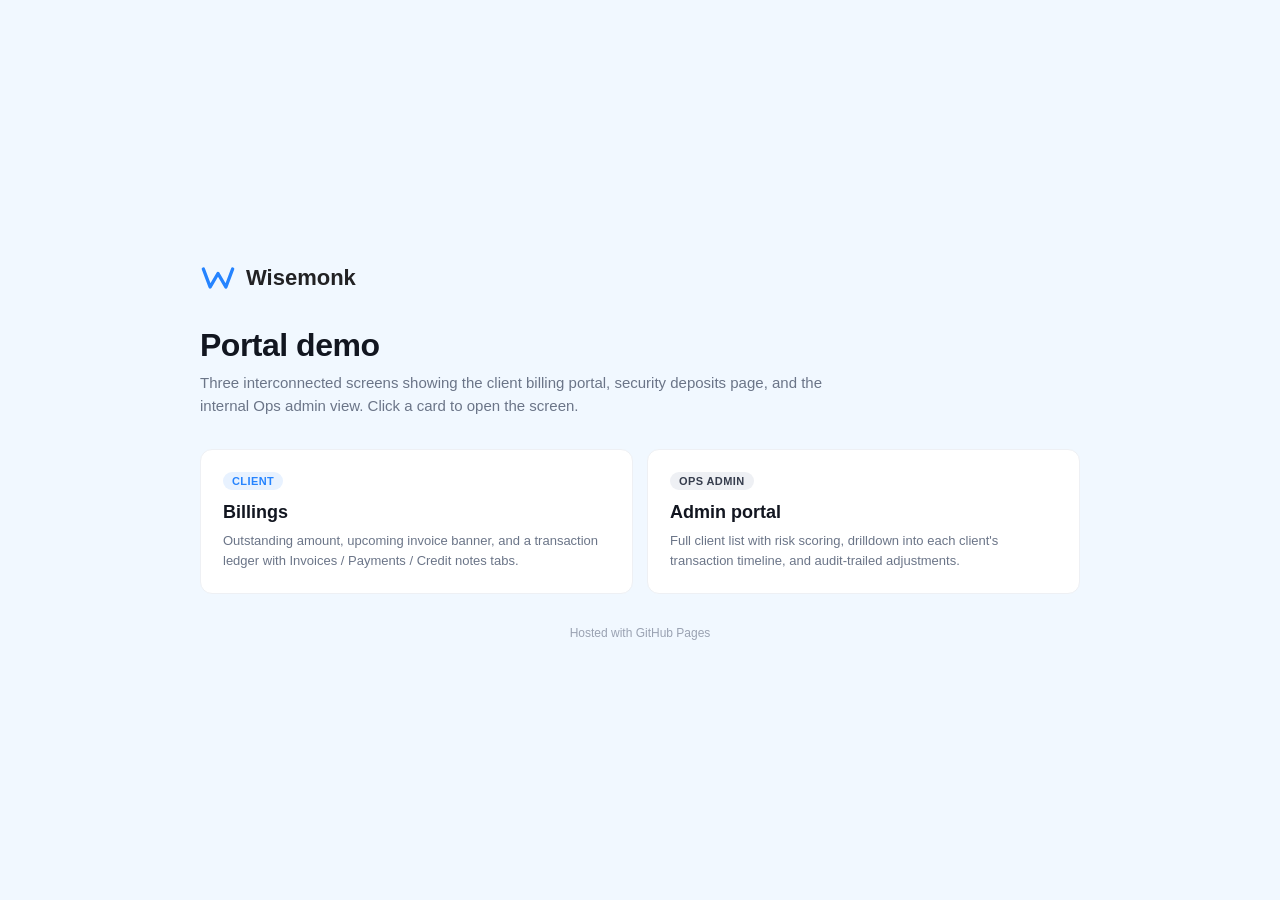
<file: index.html>
<!DOCTYPE html>
<html lang="en">
<head>
<meta charset="UTF-8">
<meta name="viewport" content="width=device-width, initial-scale=1.0">
<title>Wisemonk Portal — Demo</title>
<link href="https://api.fontshare.com/v2/css?f[]=satoshi@400,500,600,700&display=swap" rel="stylesheet">
<style>
*,*::before,*::after{box-sizing:border-box;margin:0;padding:0}
body{font-family:'Satoshi',sans-serif;background:#F1F8FF;color:#222224;min-height:100vh;display:flex;align-items:center;justify-content:center;padding:24px;-webkit-font-smoothing:antialiased}
.wrap{max-width:880px;width:100%}
.brand{display:flex;align-items:center;gap:10px;margin-bottom:32px}
.brand svg{width:36px;height:36px}
.brand h1{font-size:22px;font-weight:700;color:#222224}
.title{font-size:32px;font-weight:700;color:#121620;letter-spacing:-0.5px;line-height:1.1;margin-bottom:8px}
.sub{font-size:15px;color:#6B7588;margin-bottom:32px;line-height:1.55;max-width:640px}
.cards{display:grid;grid-template-columns:repeat(auto-fit,minmax(260px,1fr));gap:14px}
.card{background:#FFFFFF;border:1px solid #EEF0F4;border-radius:12px;padding:22px;text-decoration:none;color:inherit;transition:transform 160ms,box-shadow 160ms,border-color 120ms;display:flex;flex-direction:column;gap:8px}
.card:hover{transform:translateY(-2px);box-shadow:0 12px 30px rgba(18,22,32,.08);border-color:#C5DCFF}
.tag{font-size:11px;font-weight:700;color:#2684FF;background:#E8F2FF;display:inline-flex;width:fit-content;padding:3px 9px;border-radius:9999px;letter-spacing:.4px;text-transform:uppercase}
.tag.ops{color:#363D4D;background:#EEF0F4}
.h{font-size:18px;font-weight:700;color:#121620;margin-top:4px}
.d{font-size:13px;color:#6B7588;line-height:1.55}
.footer{margin-top:32px;font-size:12px;color:#9AA2B2;text-align:center}
</style>
</head>
<body>
<div class="wrap">
  <div class="brand">
    <svg viewBox="0 0 32 32" fill="none"><path d="M3 8L9 24L16 12L23 24L29 8" stroke="#2684FF" stroke-width="3" stroke-linecap="round" stroke-linejoin="round"/></svg>
    <h1>Wisemonk</h1>
  </div>
  <div class="title">Portal demo</div>
  <p class="sub">Three interconnected screens showing the client billing portal, security deposits page, and the internal Ops admin view. Click a card to open the screen.</p>
  <div class="cards">
    <a class="card" href="billing.html">
      <span class="tag">Client</span>
      <div class="h">Billings</div>
      <p class="d">Outstanding amount, upcoming invoice banner, and a transaction ledger with Invoices / Payments / Credit notes tabs.</p>
    </a>
    <a class="card" href="admin.html">
      <span class="tag ops">Ops admin</span>
      <div class="h">Admin portal</div>
      <p class="d">Full client list with risk scoring, drilldown into each client's transaction timeline, and audit-trailed adjustments.</p>
    </a>
  </div>
  <div class="footer">Hosted with GitHub Pages</div>
</div>
  <script defer src="https://anjuchorotiya.github.io/Client-freelancer/wisemonk-ui/dev-notes.js"></script>
</body>
</html>
</file>
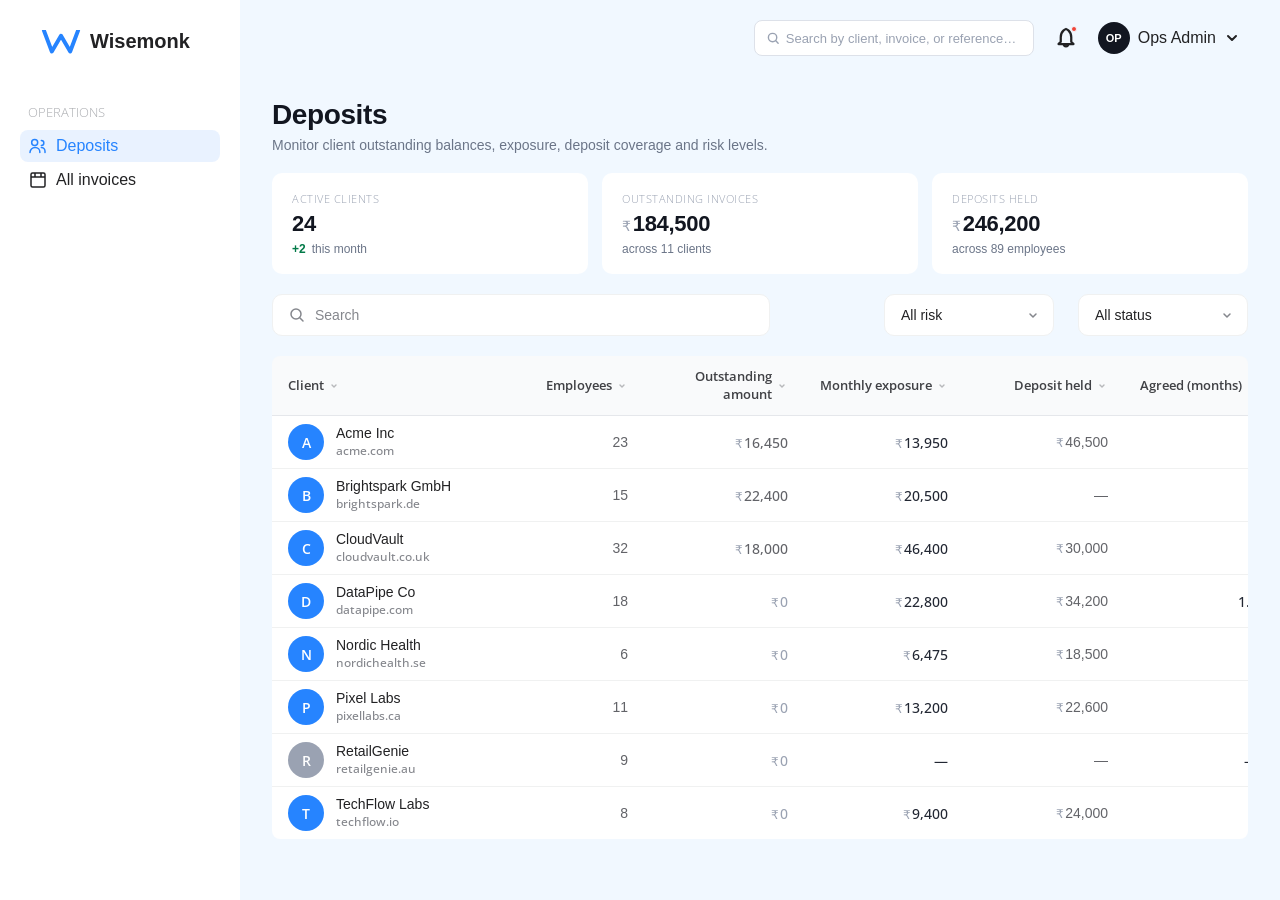
<file: admin.html>
<!DOCTYPE html>
<html lang="en">
<head>
<meta charset="UTF-8">
<meta name="viewport" content="width=device-width, initial-scale=1.0">
<title>Admin · Clients — Wisemonk Ops</title>
<link href="https://api.fontshare.com/v2/css?f[]=satoshi@400,500,600,700&display=swap" rel="stylesheet">
<link href="https://fonts.googleapis.com/css2?family=Open+Sans:wght@300&display=swap" rel="stylesheet">
<link rel="stylesheet" href="wisemonk-signup-portal/wisemonk-ui/wisemonk-ui.css">
<script src="wisemonk-signup-portal/wisemonk-ui/wisemonk-ui.js" defer></script>
<style>
:root{--p50:#E8F2FF;--p100:#C5DCFF;--p500:#2684FF;--p600:#1A6FE0;--p700:#1059BD;--n0:#FFFFFF;--n50:#F7F8FA;--n100:#EEF0F4;--n200:#DDE1E9;--n300:#C4CAD6;--n400:#9AA2B2;--n500:#6B7588;--n600:#4E5768;--n700:#363D4D;--n800:#222733;--n900:#121620;--bg:#F1F8FF;--bd:#EEF0F4;--bd-strong:#DDE1E9;--brand:#2684FF;--s50:#E6F9F0;--s500:#12B76A;--s700:#027A48;--w50:#FFFAEB;--w500:#F79009;--w700:#B54708;--d50:#FFF1F0;--d500:#F04438;--d700:#B42318;--purple50:#F4F1FF;--purple500:#7C5CFF;--purple700:#5638CC;--font:'Satoshi',sans-serif;--font-tag:'Open Sans',sans-serif;--rmd:8px;--rlg:10px;--rfull:9999px}
*,*::before,*::after{box-sizing:border-box;margin:0;padding:0}
body{font-family:var(--font);background:var(--bg);color:#222224;-webkit-font-smoothing:antialiased;height:100vh;overflow:hidden}
.app{display:flex;height:100vh}

/* sidebar */
.sidebar{width:240px;flex-shrink:0;background:#FFFFFF;display:flex;flex-direction:column;align-items:flex-start;padding:30px 20px;gap:0;z-index:1}
.sidebar-inner{flex:1;display:flex;flex-direction:column;align-items:center;gap:32px;width:100%;min-height:0}
.logo{height:32px;width:160px;display:flex;align-items:flex-start;justify-content:flex-start;gap:8px;font-size:20px;font-weight:700;color:#222224;flex-shrink:0;overflow:hidden}
.logo svg{width:42px;height:42px;flex-shrink:0;margin-top:-10px}
.ops-tag{font-family:var(--font-tag);font-size:10px;font-weight:300;color:#fff;background:var(--n900);padding:2px 7px;border-radius:var(--rfull);text-transform:uppercase;letter-spacing:.5px;margin-left:4px}
.nav-group{flex:1;display:flex;flex-direction:column;gap:8px;width:100%;align-items:flex-start}
.nav-section{display:flex;flex-direction:column;width:100%}
.slab{font-family:'Open Sans',sans-serif;font-size:13px;font-weight:300;color:#abadb1;text-transform:uppercase;padding:0 8px;height:36px;display:flex;align-items:center;width:100%;line-height:1}
.nav-list{display:flex;flex-direction:column;gap:2px;width:100%}
.nav{display:flex;align-items:center;gap:8px;height:32px;padding:6px 8px;border-radius:8px;font-family:'Satoshi',sans-serif;font-size:16px;font-weight:500;color:#222224;cursor:pointer;text-decoration:none;line-height:1}
.nav svg{width:20px;height:20px;flex-shrink:0;color:#222224}
.nav:hover{background:#F7F8FA}
.nav.active{background:rgba(38,132,255,0.1);color:#2684FF}
.nav.active svg{color:#2684FF}

/* main */
.main{flex:1;display:flex;flex-direction:column;overflow:hidden;min-width:0;position:relative;background:#F1F8FF}
.topbar{flex-shrink:0;background:#F1F8FF;display:flex;align-items:center;justify-content:space-between;padding:20px 40px 20px 20px;z-index:5;gap:16px}
.topbar-title{font-size:23px;font-weight:700;color:#222224;line-height:1}
.topbar-right{display:flex;align-items:center;gap:16px}
.bell{width:32px;height:32px;border-radius:6px;background:transparent;border:none;display:flex;align-items:center;justify-content:center;cursor:pointer;position:relative}
.bell svg{width:24px;height:24px;color:#222224}
.bell .dot{position:absolute;top:4px;right:5px;width:6px;height:6px;border-radius:50%;background:var(--d500);border:1px solid #F1F8FF}
.uchip{display:flex;align-items:center;gap:8px;cursor:pointer}
.uavatar{width:32px;height:32px;border-radius:9999px;background:var(--n900);color:#fff;display:flex;align-items:center;justify-content:center;font-size:11px;font-weight:600;line-height:20px}
.uname{font-size:16px;font-weight:500;color:#222224;display:flex;align-items:center;gap:8px;white-space:nowrap}
.uname svg{width:16px;height:16px}

.body-area{flex:1;display:flex;overflow:hidden;position:relative;min-width:0}
.page-body{flex:1;overflow-y:auto;padding:24px 32px 64px;display:flex;flex-direction:column;gap:24px;min-width:0}
.page-body::-webkit-scrollbar{width:4px}
.page-body::-webkit-scrollbar-thumb{background:var(--n200);border-radius:10px}
.container{max-width:none;width:100%;margin:0;display:flex;flex-direction:column;gap:20px;min-width:0}

/* page header */
.ph{display:flex;align-items:flex-end;justify-content:space-between;gap:20px}
.pt{font-size:28px;font-weight:700;color:var(--n900);letter-spacing:-0.4px;line-height:1.1}
.ps{font-size:14px;color:var(--n500);margin-top:6px}

/* stats grid */
.stats-grid{display:grid;grid-template-columns:repeat(3,1fr);gap:14px}
.stat-card{background:var(--n0);border-radius:var(--rlg);padding:18px 20px;display:flex;flex-direction:column;gap:6px}
.stat-label{font-family:var(--font-tag);font-size:11px;font-weight:300;color:var(--n400);letter-spacing:.5px;text-transform:uppercase}
.stat-val{font-size:22px;font-weight:700;color:var(--n900);letter-spacing:-0.3px;line-height:1.1}
.stat-val .cur{font-weight:500;color:var(--n400);font-size:14px;margin-right:2px}
.stat-meta{font-size:12px;color:var(--n500);display:flex;align-items:center;gap:6px}
.stat-meta .delta{font-weight:700;color:var(--s700)}
.stat-meta .delta.warn{color:var(--w700)}

/* tabs + search */
.toolbar{display:flex;align-items:center;justify-content:space-between;gap:14px;flex-wrap:wrap}
.toolbar-right{display:flex;align-items:center;gap:24px;flex:1;justify-content:flex-end;min-width:0}
#invListSub .ph{margin-bottom:24px}
#invListSub .toolbar{margin-bottom:24px}
.cl-search{flex:1;max-width:580px;display:flex;align-items:center;gap:10px;height:42px;padding:0 16px;background:#FFFFFF;border:1px solid #F0F1F1;border-radius:10px;transition:border-color 120ms,box-shadow 120ms}
.cl-search:focus-within{border-color:#2684FF;box-shadow:0 0 0 3px rgba(38,132,255,0.12)}
.cl-search svg{width:16px;height:16px;color:#85878D;flex-shrink:0}
.cl-search input{flex:1;border:none;outline:none;background:transparent;font-family:'Satoshi',sans-serif;font-size:14px;font-weight:500;color:#222224;min-width:0}
.cl-search input::placeholder{color:#85878D;font-weight:500}
.cl-filter{height:42px;padding:0 36px 0 16px;background:#FFFFFF;border:1px solid #F0F1F1;border-radius:10px;font-family:'Satoshi',sans-serif;font-size:14px;font-weight:500;color:#222224;cursor:pointer;outline:none;appearance:none;-webkit-appearance:none;background-image:url("data:image/svg+xml,%3Csvg xmlns='http://www.w3.org/2000/svg' width='12' height='12' viewBox='0 0 12 12' fill='none'%3E%3Cpath d='M3 5L6 8L9 5' stroke='%2385878D' stroke-width='1.5' stroke-linecap='round' stroke-linejoin='round'/%3E%3C/svg%3E");background-repeat:no-repeat;background-position:right 14px center;background-size:12px;min-width:170px}
.cl-filter:hover{border-color:#C5DCFF}
.cl-filter:focus{border-color:#2684FF;box-shadow:0 0 0 3px rgba(38,132,255,0.12)}
.tabs{display:flex;align-items:center;gap:0}
.tab{padding:10px 4px 12px;margin-right:24px;font-family:var(--font);font-size:15px;font-weight:500;color:var(--n500);cursor:pointer;border-bottom:2px solid transparent;display:inline-flex;align-items:center;gap:8px}
.tab:hover{color:var(--n700)}
.tab.active{color:var(--n900);border-bottom-color:var(--brand);font-weight:700}
.tab-count{display:inline-flex;align-items:center;justify-content:center;min-width:22px;height:20px;padding:0 7px;border-radius:var(--rfull);background:var(--n100);color:var(--n500);font-size:12px;font-weight:600}
.tab.active .tab-count{background:var(--p50);color:var(--brand)}
.search-box{display:flex;align-items:center;gap:6px;height:36px;padding:0 12px;background:var(--n0);border:1px solid var(--bd-strong);border-radius:var(--rmd);min-width:280px}
.search-box svg{width:13px;height:13px;color:var(--n400);flex-shrink:0}
.search-box input{border:none;outline:none;font-family:var(--font);font-size:13px;color:var(--n800);background:transparent;width:100%}
.search-box input::placeholder{color:var(--n400)}

/* clients table — Wisemonk wm-table chrome */
.table{width:100%;background:#FFFFFF;border-radius:8px;overflow-x:auto;overflow-y:visible;padding:0}
.thead{display:grid;grid-template-columns:minmax(200px,1.4fr) 120px 140px 140px 140px 130px 130px 120px 120px 110px 32px;min-width:1580px;padding:12px 16px;background:#F9FAFB;border-bottom:1px solid #E5E7EB;gap:20px;align-items:center}
.th{font-family:'Open Sans',sans-serif;font-size:13px;font-weight:600;color:#404145;text-transform:none;letter-spacing:0}
.th.right{text-align:right}
.th.sortable{cursor:pointer;user-select:none;display:flex;align-items:center;gap:4px}
.th.sortable:hover{color:#2684FF}
.th.right.sortable{justify-content:flex-end}
.th.right.sortable > span:not(.sort-ind){text-align:right;flex:1;min-width:0}
.th.sortable > span:not(.sort-ind){line-height:1.35}
.trow{display:grid;grid-template-columns:minmax(200px,1.4fr) 120px 140px 140px 140px 130px 130px 120px 120px 110px 32px;min-width:1580px;padding:8px 16px;background:#FFFFFF;border-bottom:1px solid #F0F1F1;gap:20px;align-items:center;cursor:pointer;transition:background 0.2s ease;position:relative}
.trow:last-child,.trow.last-visible{border-bottom:none}
.trow:hover{background:#FAFBFC}
.trow > div{color:#626368;font-size:14px;font-family:'Open Sans',sans-serif;font-weight:500}
.tclient{display:flex;align-items:center;gap:12px;min-width:0;overflow:hidden}
.tlogo{width:36px;height:36px;background:#2684FF;border-radius:50%;display:flex;align-items:center;justify-content:center;flex-shrink:0;color:#FFFFFF;font-size:14px;font-family:'Open Sans',sans-serif;font-weight:600}
.tinfo{min-width:0;display:flex;flex-direction:column;gap:1px;overflow:hidden}
.tname{color:#222224;font-size:14px;font-family:'Satoshi',sans-serif;font-weight:500;white-space:nowrap;overflow:hidden;text-overflow:ellipsis}
.tsub{font-size:12px;color:#85878D;font-family:'Open Sans',sans-serif}
.tflag{font-size:14px;color:var(--n700);font-weight:500;display:inline-flex;align-items:center;gap:6px}
.tnum{font-size:14px;color:#222224;font-weight:500;font-family:'Satoshi',sans-serif}
.tnum.muted{color:#626368;font-weight:500;font-family:'Satoshi',sans-serif}
.tnum .cur{color:var(--n400);font-size:12px;font-weight:500;margin-right:1px}
.tamt-out{color:var(--w700)}
.tamt-out.zero{color:var(--n400)}
.tstatus{display:inline-flex;align-items:center;padding:4px 12px;border-radius:16px;font-size:12px;font-family:'Satoshi',sans-serif;font-weight:500;text-transform:none}
.tstatus .stdot{display:none}
.tstatus.active{background:#E1EDFF;color:#2684FF}
.tstatus.inactive{background:#F0F1F1;color:#626368}
.trisk{display:inline-flex;align-items:center;gap:8px;font-size:14px;font-weight:700;color:var(--n700)}
.trisk .stdot{width:7px;height:7px;border-radius:50%;flex-shrink:0;background:var(--n400)}
.trisk.low{color:var(--s700)}
.trisk.low .stdot{background:var(--s500)}
.trisk.medium{color:#CA8A04}
.trisk.medium .stdot{background:#EAB308}
.trisk.high{color:var(--d700)}
.trisk.high .stdot{background:var(--d500)}
.trisk.muted{color:var(--n400);font-weight:500}
.raw{display:flex;justify-content:flex-end}
.rabtn{width:28px;height:28px;border-radius:var(--rmd);border:none;background:transparent;display:flex;align-items:center;justify-content:center;cursor:pointer}
.rabtn:hover{background:var(--n100)}
.rabtn svg{width:14px;height:14px;color:var(--n400)}

/* client detail page (replaces drawer) */
.hidden{display:none !important}
.client-page{display:flex;flex-direction:column;gap:20px}
.cp-crumbs{display:flex;align-items:center;gap:8px;font-size:13px;color:var(--n500);font-weight:500}
.cp-link{display:inline-flex;align-items:center;gap:6px;cursor:pointer;padding:4px 8px;margin-left:-8px;border-radius:6px;color:var(--n600);transition:background 120ms,color 120ms}
.cp-link:hover{background:var(--n100);color:var(--n900)}
.cp-link svg{width:12px;height:12px}
.cp-sep{color:var(--n300)}
.cp-here{color:var(--n900);font-weight:600}
.cp-head{background:var(--n0);border-radius:var(--rlg);padding:18px 22px;display:flex;align-items:center;justify-content:space-between;gap:16px}
.cp-head-left{display:flex;align-items:center;gap:14px;min-width:0;flex:1}
.cp-head-logo{width:48px;height:48px;border-radius:10px;display:flex;align-items:center;justify-content:center;font-size:18px;font-weight:700;color:#fff;flex-shrink:0}
.cp-head-info{display:flex;flex-direction:column;gap:3px;min-width:0}
.cp-head-name{font-size:22px;font-weight:700;color:var(--n900);letter-spacing:-0.3px;line-height:1.1}
.cp-head-sub{font-size:13px;color:var(--n500);display:flex;align-items:center;gap:8px;flex-wrap:wrap}
.cp-head-sub .sep{color:var(--n300)}
.cp-head-actions{display:flex;align-items:center;gap:12px;flex-shrink:0}
.cp-adjust-btn{display:inline-flex;align-items:center;gap:8px;height:38px;padding:0 16px;background:var(--brand);color:#fff;border:none;border-radius:var(--rmd);font-family:var(--font);font-size:14px;font-weight:700;cursor:pointer;transition:background 120ms}
.cp-adjust-btn:hover{background:var(--p600)}
.cp-adjust-btn svg{width:14px;height:14px}

/* adjustment modal */
.modal-overlay{position:fixed;inset:0;background:rgba(18,22,32,0.45);display:flex;align-items:center;justify-content:center;z-index:1000;opacity:0;pointer-events:none;transition:opacity 180ms}
.modal-overlay.show{opacity:1;pointer-events:auto}
.modal{position:relative;background:var(--n0);border-radius:var(--rlg);width:560px;max-width:92vw;max-height:88vh;display:flex;flex-direction:column;overflow:hidden;box-shadow:0 24px 60px rgba(0,0,0,0.18);transform:translateY(8px);transition:transform 180ms;border:1px solid var(--bd)}
.modal-overlay.show .modal{transform:translateY(0)}
.m-header{display:flex;align-items:center;justify-content:space-between;padding:20px 24px;border-bottom:1px solid var(--bd)}
.m-title{font-size:18px;font-weight:700;color:var(--n900);letter-spacing:-0.2px}
.m-sub{font-size:13px;color:var(--n500)}
.m-close{width:32px;height:32px;border-radius:8px;border:none;background:transparent;display:flex;align-items:center;justify-content:center;cursor:pointer;flex-shrink:0}
.m-close:hover{background:var(--n50)}
.m-close svg{width:12px;height:12px;color:var(--n500)}
.m-body{padding:24px;display:flex;flex-direction:column;gap:18px;overflow-y:auto;background:#FFFFFF}
.fg{display:flex;flex-direction:column;gap:8px}
.flabel{font-size:13px;font-weight:600;color:var(--n800)}
.flabel .req{color:var(--d500)}
.finput{height:44px;padding:0 14px;border:1px solid var(--bd-strong);border-radius:var(--rmd);font-family:var(--font);font-size:14px;color:var(--n800);outline:none;background:var(--n0);transition:border-color 120ms}
.finput:focus{border-color:var(--brand);box-shadow:0 0 0 3px rgba(38,132,255,0.15)}
.amount-input{position:relative}
.amount-input .cur{position:absolute;left:14px;top:50%;transform:translateY(-50%);font-size:16px;color:var(--n500);font-weight:500;pointer-events:none}
.amount-input input{padding-left:28px;font-size:16px;font-weight:600}

.adj-types{display:flex;flex-direction:column;gap:6px}
.adj-type{display:flex;align-items:flex-start;gap:10px;padding:10px 12px;border:1px solid var(--bd);border-radius:var(--rmd);cursor:pointer;background:var(--n0);transition:border-color 120ms,background 120ms}
.adj-type:hover{background:var(--n50)}
.adj-type input[type=radio]{margin-top:3px;accent-color:var(--brand)}
.adj-type:has(input:checked){border-color:var(--brand);background:var(--p50)}
.adj-type-content{flex:1}
.adj-type-title{font-size:13.5px;font-weight:600;color:var(--n900)}
.adj-type-desc{font-size:11.5px;color:var(--n500);margin-top:2px;line-height:1.4}

.adj-fields{display:flex;flex-direction:column;gap:14px}
.adj-helper{font-size:11.5px;color:var(--n500);line-height:1.5;margin-top:4px}
.adj-toggle{display:inline-flex;align-items:center;gap:8px;font-size:13px;color:var(--n700);cursor:pointer;padding:8px 12px;background:var(--p50);border-radius:var(--rmd);width:fit-content}
.adj-toggle input{accent-color:var(--brand)}
.adj-radio-row{display:flex;gap:18px}
.adj-radio{display:inline-flex;align-items:center;gap:6px;font-size:13px;color:var(--n800);cursor:pointer}
.adj-radio input{accent-color:var(--brand)}
.adj-warn{display:flex;align-items:flex-start;gap:10px;padding:11px 14px;background:var(--w50);border-radius:var(--rmd);font-size:12px;color:var(--w700);line-height:1.5}
.cn-ctx{background:var(--n50);border-radius:var(--rmd);padding:12px 14px}
.cn-ctx-row{display:flex;align-items:center;gap:12px}
.cn-ctx-icon{width:36px;height:36px;border-radius:8px;background:var(--p50);display:flex;align-items:center;justify-content:center;color:var(--brand);flex-shrink:0}
.cn-ctx-icon svg{width:18px;height:18px}
.cn-ctx-info{flex:1;min-width:0;display:flex;flex-direction:column;gap:2px}
.cn-ctx-title{font-size:14px;font-weight:700;color:var(--n900)}
.cn-ctx-meta{font-size:12px;color:var(--n500)}
.cn-ctx-amt{font-size:16px;font-weight:700;color:var(--n900);white-space:nowrap}
/* credit-note line items editor */
.cn-lines{display:flex;flex-direction:column;gap:12px}
.cn-li-row{display:grid;grid-template-columns:1fr 130px 32px;column-gap:12px;row-gap:6px;align-items:center}
.cn-li-title{grid-column:1 / span 2;grid-row:1;font-size:13.5px;font-weight:600;color:var(--n900);border:none;background:none;padding:0;width:100%;font-family:inherit;height:32px}
.cn-li-title[readonly]{cursor:default}
.cn-li-title::placeholder{color:var(--n400);font-weight:500}
.cn-li-desc{grid-column:1;grid-row:2;font-size:12px;color:var(--n600);border:1px solid var(--bd);border-radius:8px;padding:7px 10px;width:100%;font-family:inherit;background:#fff}
.cn-li-desc:focus,.cn-li-title:focus{outline:none}
.cn-li-desc:focus{border-color:var(--brand)}
.cn-li-amt{grid-column:2;grid-row:2;align-self:center;position:relative}
.cn-li-amt .cur{position:absolute;left:10px;top:50%;transform:translateY(-50%);font-size:13px;color:var(--n500);pointer-events:none}
.cn-li-amt input{width:100%;height:32px;padding:0 8px 0 22px;font-size:13px;font-weight:600;border:1px solid var(--bd);border-radius:8px;font-family:inherit}
.cn-li-amt input:focus{outline:none;border-color:var(--brand)}
.cn-li-del{grid-column:3;grid-row:2;align-self:center;width:32px;height:32px;display:flex;align-items:center;justify-content:center;border:none;border-radius:8px;background:none;color:var(--n400);cursor:pointer;flex-shrink:0}
.cn-li-del:hover{color:var(--danger);background:#FEF3F2}
.cn-li-del svg{width:13px;height:13px}
.cn-add-line{display:inline-flex;align-items:center;gap:6px;margin-top:4px;padding:7px 10px;border:none;border-radius:8px;background:none;color:var(--brand);font-size:12.5px;font-weight:600;cursor:pointer;font-family:inherit}
.cn-add-line:hover{background:var(--p50)}
.cn-add-line svg{width:13px;height:13px}
.cn-total-row{display:flex;align-items:center;justify-content:space-between;margin-top:10px;padding-top:12px;border-top:1px solid var(--bd)}
.cn-total-row .lbl{font-size:13px;font-weight:600;color:var(--n700)}
.cn-total-row .val{font-size:18px;font-weight:700;color:var(--n900)}
.cn-add-row{display:flex;align-items:center;gap:6px;flex-wrap:wrap}
.cn-add-dep{color:var(--purple500)}
.cn-add-dep:hover{background:var(--purple50)}
/* security-deposit line (INR held, converted to client currency at live FX) */
.cn-dep-row{display:grid;grid-template-columns:1fr 140px 32px;column-gap:12px;row-gap:8px;align-items:center;padding:12px;background:var(--purple50);border:1px solid color-mix(in srgb,var(--purple500) 22%,transparent);border-radius:10px}
.cn-dep-head{grid-column:1;grid-row:1;display:flex;flex-direction:column;gap:6px;min-width:0}
.cn-dep-tag{display:inline-flex;align-items:center;gap:5px;font-size:10.5px;font-weight:700;color:var(--purple500);text-transform:uppercase;letter-spacing:.04em}
.cn-dep-tag svg{width:12px;height:12px}
.cn-dep-emp{font-size:13px;font-weight:600;color:var(--n900);border:1px solid var(--bd);border-radius:8px;padding:6px 10px;background:#fff;font-family:inherit;width:100%;cursor:pointer}
.cn-dep-emp:focus{outline:none;border-color:var(--purple500)}
.cn-dep-empname{font-size:14px;font-weight:600;color:var(--n900);padding:6px 0}
.cn-dep-empname .role{font-weight:500;color:var(--n500)}
/* security-deposit credit summary (INR held → live FX → credit amount) */
.cn-dep2{border:1px solid var(--bd);border-radius:10px;padding:4px 14px}
.cn-dep2-row{display:flex;align-items:center;justify-content:space-between;gap:12px;padding:10px 0;font-size:13.5px;color:var(--n600);border-bottom:1px solid var(--n100)}
.cn-dep2-row:last-child{border-bottom:none}
.cn-dep2-row .lbl{color:var(--n700)}
.cn-dep2-row .lbl .r{color:var(--n500);font-weight:500}
.cn-dep2-row .val{font-weight:600;color:var(--n900);font-variant-numeric:tabular-nums}
.cn-dep2-row.total .lbl{font-weight:700;color:var(--n900)}
.cn-dep2-row.total .val{font-size:16px;font-weight:700}
.cn-dep2-row .live{font-size:10px;font-weight:700;color:var(--success);background:#ECFDF3;padding:1px 6px;border-radius:999px;text-transform:uppercase;letter-spacing:.03em;margin-left:4px}
.cn-dep-inr{grid-column:2;grid-row:1;align-self:center}
.cn-dep-inr input{background:#fff}
.cn-dep-row .cn-li-del{grid-column:3;grid-row:1;align-self:center}
.cn-dep-conv{grid-column:1 / -1;grid-row:2;font-size:12px;color:var(--n600);display:flex;align-items:center;gap:6px;flex-wrap:wrap;line-height:1.5}
.cn-dep-conv b{color:var(--n900);font-weight:700}
.cn-dep-conv .live{font-size:10px;font-weight:700;color:var(--success);background:#ECFDF3;padding:1px 7px;border-radius:999px;text-transform:uppercase;letter-spacing:.03em}
#cnOverlay .m-body{scrollbar-width:none;-ms-overflow-style:none}
#cnOverlay .m-body::-webkit-scrollbar{display:none}

/* in-modal confirmation panel */
.adj-confirm{display:none;position:absolute;inset:0;background:var(--n0);padding:32px 28px;flex-direction:column;align-items:center;justify-content:flex-start;gap:12px;z-index:5;text-align:center;overflow-y:auto}
.adj-confirm.show{display:flex;position:relative;height:auto;inset:auto}
.modal:has(.adj-confirm.show) .m-body,.modal:has(.adj-confirm.show) .m-footer{display:none}
.adj-confirm-icon{width:44px;height:44px;border-radius:50%;background:var(--w50);display:flex;align-items:center;justify-content:center;color:var(--w500);margin-bottom:2px;flex-shrink:0}
.adj-confirm-icon svg{width:22px;height:22px}
.adj-confirm-title{font-size:18px;font-weight:700;color:var(--n900);letter-spacing:-0.2px}
.adj-confirm-desc{font-size:13px;color:var(--n500);line-height:1.55;max-width:420px;margin-bottom:6px}
.adj-confirm-summary{font-size:14px;color:var(--n700);line-height:1.5;max-width:420px;padding:14px 18px;background:var(--n50);border-radius:var(--rlg);width:100%;text-align:left;display:flex;flex-direction:column;gap:8px}
.adj-confirm-summary .row{display:flex;justify-content:space-between;gap:10px;font-size:13px}
.adj-confirm-summary .row .label{color:var(--n500)}
.adj-confirm-summary .row .val{color:var(--n900);font-weight:600}
.adj-confirm-summary .row.reason{flex-direction:column;gap:4px;border-top:1px dashed var(--bd);padding-top:8px;margin-top:2px}
.adj-confirm-summary .row.reason .val{font-weight:500;line-height:1.5}
.adj-confirm-actions{display:flex;gap:10px;margin-top:10px}
.modal-overlay.show .modal.compact{max-height:none;height:auto}
.modal.compact{transition:max-height 220ms ease}
.adj-warn svg{width:14px;height:14px;flex-shrink:0;margin-top:1px;color:var(--w500)}
.adj-warn strong{color:var(--w700)}

.m-footer{padding:16px 24px;border-top:1px solid var(--bd);display:flex;justify-content:flex-end;gap:10px;background:var(--n0)}
.btn-cancel{height:40px;padding:0 16px;background:var(--n0);border:1px solid var(--bd-strong);border-radius:var(--rmd);font-family:var(--font);font-size:13px;font-weight:600;color:var(--n700);cursor:pointer}
.btn-cancel:hover{background:var(--n50)}
.btn-confirm{height:40px;padding:0 18px;background:var(--brand);border:none;border-radius:var(--rmd);font-family:var(--font);font-size:13px;font-weight:700;color:#fff;cursor:pointer;display:inline-flex;align-items:center;gap:8px}
.btn-confirm:hover{background:var(--p600)}
.btn-confirm svg{width:13px;height:13px}

/* toast */
.toast{position:fixed;bottom:24px;left:50%;transform:translateX(-50%) translateY(20px);background:var(--n900);color:#fff;padding:12px 18px;border-radius:var(--rmd);font-size:14px;font-weight:500;display:flex;align-items:center;gap:10px;z-index:2000;opacity:0;transition:all 220ms;pointer-events:none;box-shadow:0 10px 30px rgba(0,0,0,0.25)}
.toast.show{opacity:1;transform:translateX(-50%) translateY(0)}
.toast-icon{width:22px;height:22px;border-radius:50%;background:var(--s500);display:flex;align-items:center;justify-content:center;flex-shrink:0}
.toast-icon svg{width:11px;height:11px}
.cp-jump-btn{display:inline-flex;align-items:center;gap:8px;font-family:var(--font);font-size:13px;font-weight:600;color:var(--brand);background:var(--p50);border:1px solid transparent;padding:7px 12px;border-radius:var(--rmd);cursor:pointer;transition:background 120ms,border-color 120ms,color 120ms}
.cp-jump-btn:hover{background:var(--n0);border-color:var(--p100);color:var(--p700)}
.cp-jump-btn svg{width:13px;height:13px;flex-shrink:0}
.cp-jump-btn .arr{width:11px;height:11px;opacity:.7}
.cp-status-pill{display:inline-flex;align-items:center;gap:8px;font-size:13px;color:var(--n700);font-weight:500;padding:6px 12px;border-radius:var(--rfull);background:var(--n50)}
.cp-status-pill .stdot{width:7px;height:7px;border-radius:50%;flex-shrink:0;background:var(--n300)}
.cp-status-pill.active{background:var(--s50);color:var(--s700)}
.cp-status-pill.active .stdot{background:var(--s500)}
.cp-status-pill.atrisk{background:var(--w50);color:var(--w700)}
.cp-status-pill.atrisk .stdot{background:var(--w500)}
.cp-status-pill.inactive{background:var(--n100);color:var(--n500)}
.cp-status-pill.inactive .stdot{background:var(--n400)}

/* summary panel inside drawer */
.summ-grid{display:grid;grid-template-columns:repeat(3,1fr);gap:32px}
.summ-cell{background:transparent;border-radius:0;padding:0;display:flex;flex-direction:column;gap:4px}
.summ-label{font-size:11px;color:var(--n500);font-weight:500;text-transform:uppercase;letter-spacing:.4px}
.summ-val{font-size:18px;font-weight:700;color:var(--n900);letter-spacing:-0.2px}
.summ-val .cur{color:var(--n400);font-weight:500;font-size:12px;margin-right:1px}
.summ-val.warn{color:var(--w700)}
.summ-val.muted{color:var(--n400)}

/* timeline */
.tl-header{display:flex;align-items:center;justify-content:space-between;gap:14px}
.tl-title{font-size:16px;font-weight:700;color:var(--n900)}
/* Timeline | Deposits tabs — design-system underline style */
.tl-tabs{display:flex;align-items:center;gap:0}
.tl-tab{padding:10px 4px 12px;margin-right:24px;border:none;background:none;font-family:var(--font);font-size:15px;font-weight:500;color:var(--n500);cursor:pointer;border-bottom:2px solid transparent;white-space:nowrap}
.tl-tab:hover{color:var(--n700)}
.tl-tab.active{color:var(--n900);border-bottom-color:var(--brand);font-weight:700}
/* deposits ledger */
.dep-view{margin-top:4px}
.dep-summary{display:flex;flex-wrap:wrap;gap:28px;padding:16px 20px;background:var(--purple50);border:1px solid color-mix(in srgb,var(--purple500) 18%,transparent);border-radius:12px;margin-bottom:14px}
.dep-sum-item{display:flex;flex-direction:column;gap:3px}
.dep-sum-lbl{font-size:11.5px;font-weight:600;color:var(--n500);text-transform:uppercase;letter-spacing:.03em}
.dep-sum-val{font-size:20px;font-weight:700;color:var(--n900)}
.dep-sum-val .sub{font-size:13px;font-weight:600;color:var(--n500);margin-left:6px}
.dep-table{background:#fff;border-radius:var(--rlg);overflow:hidden}
.dep-thead,.dep-row{display:grid;grid-template-columns:minmax(170px,1.4fr) 130px 110px 140px 110px 110px 28px;gap:16px;align-items:center;padding:12px 16px}
.dep-thead{background:#F9FAFB;border-bottom:1px solid #E5E7EB;font-family:'Open Sans',sans-serif;font-size:12.5px;font-weight:600;color:#404145}
.dep-thead .right,.dep-row .right{text-align:right;justify-self:end}
.dep-row{border-bottom:1px solid #F0F1F1;cursor:pointer}
.dep-row:hover{background:var(--n50)}
.dep-emp{display:flex;align-items:center;gap:10px;min-width:0}
.dep-av{width:32px;height:32px;border-radius:50%;flex:0 0 auto;display:flex;align-items:center;justify-content:center;color:#fff;font-size:12px;font-weight:700}
.dep-emp-meta{display:flex;flex-direction:column;min-width:0}
.dep-emp-nm{font-size:14px;font-weight:600;color:var(--n900);white-space:nowrap;overflow:hidden;text-overflow:ellipsis}
.dep-emp-role{font-size:12px;color:var(--n500);white-space:nowrap;overflow:hidden;text-overflow:ellipsis}
.dep-inr{font-size:14px;font-weight:700;color:var(--n900);font-variant-numeric:tabular-nums}
.dep-conv{font-size:13px;color:var(--n600);font-variant-numeric:tabular-nums}
.dep-date{font-size:13px;color:var(--n700)}
.dep-ref{font-size:13px;color:var(--n600);font-variant-numeric:tabular-nums}
.dep-chev{transition:transform 150ms;color:var(--n400)}
.dep-chev svg{width:14px;height:14px;display:block}
.dep-row.open .dep-chev{transform:rotate(180deg)}
.dep-detail{display:none;padding:0 16px 14px 58px;background:var(--n50);border-bottom:1px solid #F0F1F1}
.dep-detail.open{display:block}
.dep-evt{display:flex;align-items:flex-start;gap:10px;padding:8px 0;font-size:13px}
.dep-evt:not(:last-child){border-bottom:1px dashed var(--bd)}
.dep-evt-dot{width:7px;height:7px;border-radius:50%;margin-top:6px;flex:0 0 auto;background:var(--purple500)}
.dep-evt-dot.released{background:var(--success)}
.dep-evt-dot.adjusted{background:var(--warning)}
.dep-evt-main{display:flex;flex-direction:column;gap:1px;flex:1;min-width:0}
.dep-evt-t{font-weight:600;color:var(--n900)}
.dep-evt-s{font-size:12px;color:var(--n500)}
.dep-evt-amt{font-size:13px;font-weight:600;color:var(--n800);font-variant-numeric:tabular-nums;white-space:nowrap}
/* deposit / join-invoice right panel */
.dpv-emp{display:flex;align-items:center;gap:12px;margin-bottom:16px}
.dpv-emp .dep-av{width:44px;height:44px;font-size:15px}
.dpv-nm{font-size:16px;font-weight:700;color:var(--n900)}
.dpv-role{font-size:13px;color:var(--n500)}
.dpv-meta{display:flex;flex-wrap:wrap;gap:6px 16px;font-size:13px;color:var(--n600);padding:12px 14px;background:var(--n50);border-radius:10px;margin-bottom:18px}
.dpv-meta b{color:var(--n900);font-weight:700}
.dpv-sec{margin-bottom:18px}
.dpv-sec-h{display:flex;align-items:center;gap:7px;font-size:11.5px;font-weight:700;text-transform:uppercase;letter-spacing:.04em;color:var(--n500);margin-bottom:8px}
.dpv-sec-h.adv{color:var(--purple500)}
.dpv-sec-h .tag{font-size:10px;font-weight:700;padding:1px 7px;border-radius:999px;background:var(--purple50);color:var(--purple500);text-transform:none;letter-spacing:0}
.dpv-line{display:flex;align-items:center;justify-content:space-between;gap:12px;padding:9px 0;border-bottom:1px solid var(--bd);font-size:14px;color:var(--n700)}
.dpv-line b{font-weight:600;color:var(--n900);font-variant-numeric:tabular-nums}
.dpv-line.total{border-bottom:none;font-weight:700}
.dpv-line.total span{font-weight:700;color:var(--n900)}
.dpv-line .sub{font-size:11.5px;color:var(--n500);font-weight:500}
.dpv-grand{display:flex;align-items:center;justify-content:space-between;margin-top:6px;padding-top:14px;border-top:2px solid var(--n900)}
.dpv-grand .lbl{font-size:14px;font-weight:700;color:var(--n900)}
.dpv-grand .val{font-size:20px;font-weight:700;color:var(--n900);font-variant-numeric:tabular-nums}
/* join invoice — formal document layout */
.inv-doc{font-size:14px;color:var(--n800)}
.inv-doc-top{display:flex;align-items:flex-start;justify-content:space-between;gap:12px;padding-bottom:16px;border-bottom:1px solid var(--bd);margin-bottom:18px}
.inv-doc-no{font-size:18px;font-weight:700;color:var(--n900)}
.inv-doc-subt{font-size:12.5px;color:var(--n500);margin-top:2px}
.inv-doc-status{font-size:11px;font-weight:700;padding:4px 10px;border-radius:999px;text-transform:uppercase;letter-spacing:.03em;background:var(--p50);color:var(--brand);white-space:nowrap}
.inv-doc-parties{display:flex;flex-wrap:wrap;gap:18px 32px;margin-bottom:20px}
.inv-doc-party{display:flex;flex-direction:column;gap:2px;min-width:0}
.inv-doc-party .lbl{font-size:10.5px;font-weight:600;text-transform:uppercase;letter-spacing:.04em;color:var(--n400)}
.inv-doc-party .val{font-size:14px;font-weight:600;color:var(--n900)}
.inv-doc-party .sub{font-size:12px;color:var(--n500)}
.inv-doc-table{width:100%;border-collapse:collapse;margin-bottom:6px}
.inv-doc-table th{text-align:left;font-size:10.5px;font-weight:600;text-transform:uppercase;letter-spacing:.04em;color:var(--n400);padding:8px 0;border-bottom:1px solid var(--bd)}
.inv-doc-table th.right,.inv-doc-table td.right{text-align:right}
.inv-doc-table td{padding:12px 0;border-bottom:1px solid var(--n100);vertical-align:top}
.inv-doc-table .td-nm{font-size:14px;font-weight:600;color:var(--n900)}
.inv-doc-table .td-sub{display:block;font-size:12px;color:var(--n500);margin-top:2px}
.inv-doc-table td.right{font-size:14px;font-weight:600;color:var(--n900);font-variant-numeric:tabular-nums;white-space:nowrap}
.inv-doc-totals{margin-top:14px;margin-left:auto;width:260px}
.inv-doc-trow{display:flex;align-items:center;justify-content:space-between;padding:7px 0;font-size:14px;color:var(--n600)}
.inv-doc-trow span:last-child{font-weight:600;color:var(--n900);font-variant-numeric:tabular-nums}
.inv-doc-trow.grand{border-top:2px solid var(--n900);margin-top:6px;padding-top:12px}
.inv-doc-trow.grand span{font-size:18px;font-weight:700;color:var(--n900)}
.inv-doc-card{border:1px solid var(--bd);border-radius:12px;padding:16px;margin-bottom:14px}
.inv-doc-card .inv-doc-top{padding-bottom:12px;margin-bottom:12px}
.inv-doc-card .inv-doc-no{font-size:15px}
.amt-ccy{display:block;font-size:14px;font-weight:600;color:var(--n900);font-variant-numeric:tabular-nums}
.amt-inr{display:block;font-size:12px;color:var(--n500);font-variant-numeric:tabular-nums;margin-top:1px}
.dep-ref-more{font-size:10px;font-weight:700;color:var(--brand);background:var(--p50);padding:1px 6px;border-radius:999px;margin-left:4px}
.emp-pill{display:inline-flex;align-items:center;font-size:11px;font-weight:600;padding:3px 11px;border-radius:999px;white-space:nowrap}
.emp-pill.active{background:var(--p50);color:var(--brand)}
.emp-pill.exited{background:var(--n100);color:var(--n600)}
/* deposit edit panel */
.dpe-emp{display:flex;align-items:center;gap:12px;margin-bottom:20px;padding-bottom:18px;border-bottom:1px solid var(--bd)}
.dpe-emp .dep-av{width:44px;height:44px;font-size:15px}
.dpe-nm{font-size:16px;font-weight:700;color:var(--n900)}
.dpe-sub{font-size:13px;color:var(--n500)}
.dpe-row{display:flex;align-items:flex-start;justify-content:space-between;gap:16px;padding:14px;border:1px solid var(--bd);border-radius:12px}
.dpe-row-txt{min-width:0}
.dpe-row-title{font-size:14px;font-weight:600;color:var(--n900)}
.dpe-row-sub{font-size:12.5px;color:var(--n500);line-height:1.5;margin-top:3px}
.dpe-foot{display:flex;justify-content:flex-end;gap:10px;padding:16px 24px;border-top:1px solid var(--bd)}
.wm-switch{position:relative;display:inline-block;width:42px;height:24px;flex:0 0 auto}
.wm-switch input{opacity:0;width:0;height:0}
.wm-switch .slider{position:absolute;inset:0;background:var(--n300);border-radius:999px;transition:.18s;cursor:pointer}
.wm-switch .slider:before{content:'';position:absolute;width:18px;height:18px;left:3px;top:3px;background:#fff;border-radius:50%;transition:.18s;box-shadow:0 1px 2px rgba(16,24,40,.2)}
.wm-switch input:checked + .slider{background:var(--brand)}
.wm-switch input:checked + .slider:before{transform:translateX(18px)}
.inv-doc-no-link{border:none;background:none;padding:0;font-family:inherit;cursor:pointer;color:var(--brand);text-decoration:underline;text-underline-offset:2px}
.inv-doc-no-link:hover{color:var(--p700)}
/* invoice PDF document */
.pdf-page{background:#fff;border:1px solid var(--bd);border-radius:10px;padding:32px;box-shadow:0 1px 3px rgba(16,24,40,.06)}
.pdf-head{display:flex;justify-content:space-between;align-items:flex-start;margin-bottom:26px}
.pdf-brand{font-size:19px;font-weight:800;color:var(--n900)}
.pdf-brand-sub{font-size:11px;color:var(--n500);margin-top:2px}
.pdf-doc-label{text-align:right}
.pdf-doc-label .t{font-size:20px;font-weight:800;letter-spacing:.06em;color:var(--n900)}
.pdf-doc-label .n{font-size:12px;color:var(--n500);margin-top:2px}
.pdf-meta-grid{display:grid;grid-template-columns:1fr 1fr;gap:16px 24px;margin-bottom:24px}
.pdf-meta .l{font-size:10px;text-transform:uppercase;letter-spacing:.04em;color:var(--n400);font-weight:600}
.pdf-meta .v{font-size:13.5px;font-weight:600;color:var(--n900);margin-top:2px}
.pdf-meta .n{font-size:12px;color:var(--n500)}
.pdf-table{width:100%;border-collapse:collapse;margin-bottom:18px}
.pdf-table th{background:var(--n50);text-align:left;font-size:10.5px;text-transform:uppercase;letter-spacing:.04em;color:var(--n500);font-weight:600;padding:10px 12px}
.pdf-table th.right,.pdf-table td.right{text-align:right;font-variant-numeric:tabular-nums;white-space:nowrap}
.pdf-table td{padding:12px;border-bottom:1px solid var(--n100);font-size:13px;color:var(--n800);vertical-align:top}
.pdf-nm{font-weight:600;color:var(--n900)}
.pdf-sub{font-size:11.5px;color:var(--n500);margin-top:2px}
.pdf-totals{margin-left:auto;width:280px;margin-bottom:22px}
.pdf-trow{display:flex;justify-content:space-between;padding:8px 12px;font-size:13px;color:var(--n600)}
.pdf-trow span:last-child{font-weight:600;color:var(--n900);font-variant-numeric:tabular-nums}
.pdf-trow.grand{border-top:2px solid var(--n900);margin-top:4px;font-size:15px}
.pdf-trow.grand span{font-weight:700;color:var(--n900)}
.pdf-foot{font-size:11px;color:var(--n400);border-top:1px solid var(--bd);padding-top:14px;line-height:1.6}
.tl-filter{display:flex;gap:6px}
.tl-controls{display:flex;align-items:center;gap:14px}
.tl-time{height:42px;padding:0 36px 0 16px;font-family:'Satoshi',sans-serif;font-size:14px;font-weight:500;color:#222224;background:#FFFFFF;border:1px solid #F0F1F1;border-radius:10px;cursor:pointer;outline:none;appearance:none;-webkit-appearance:none;background-image:url("data:image/svg+xml,%3Csvg xmlns='http://www.w3.org/2000/svg' width='12' height='12' viewBox='0 0 12 12' fill='none'%3E%3Cpath d='M3 5L6 8L9 5' stroke='%2385878D' stroke-width='1.5' stroke-linecap='round' stroke-linejoin='round'/%3E%3C/svg%3E");background-repeat:no-repeat;background-position:right 14px center;background-size:12px;min-width:140px}
.tl-time:hover{border-color:#C5DCFF}
.tl-time:focus{border-color:#2684FF;box-shadow:0 0 0 3px rgba(38,132,255,0.12)}
.tl-search{display:flex;align-items:center;gap:10px;height:42px;padding:0 16px;background:#FFFFFF;border:1px solid #F0F1F1;border-radius:10px;width:280px;transition:border-color 120ms,box-shadow 120ms}
.tl-search:focus-within{border-color:#2684FF;box-shadow:0 0 0 3px rgba(38,132,255,0.12)}
.tl-search svg{width:16px;height:16px;color:#85878D;flex-shrink:0}
.tl-search input{flex:1;border:none;outline:none;font-family:'Satoshi',sans-serif;font-size:14px;font-weight:500;color:#222224;background:transparent;min-width:0}
.tl-search input::placeholder{color:#85878D;font-weight:500}
/* multiselect status dropdown */
.ms{position:relative}
.ms-trigger{display:inline-flex;align-items:center;gap:8px;text-align:left;background-image:url("data:image/svg+xml,%3Csvg xmlns='http://www.w3.org/2000/svg' width='12' height='12' viewBox='0 0 12 12' fill='none'%3E%3Cpath d='M3 5L6 8L9 5' stroke='%2385878D' stroke-width='1.5' stroke-linecap='round' stroke-linejoin='round'/%3E%3C/svg%3E");background-repeat:no-repeat;background-position:right 14px center;background-size:12px}
.ms-trigger.active{border-color:#2684FF;box-shadow:0 0 0 3px rgba(38,132,255,0.12)}
.ms-trigger[aria-expanded="true"]{border-color:#2684FF;box-shadow:0 0 0 3px rgba(38,132,255,0.12);background-image:url("data:image/svg+xml,%3Csvg xmlns='http://www.w3.org/2000/svg' width='12' height='12' viewBox='0 0 12 12' fill='none'%3E%3Cpath d='M3 7L6 4L9 7' stroke='%232684FF' stroke-width='1.5' stroke-linecap='round' stroke-linejoin='round'/%3E%3C/svg%3E")}
.ms-label{flex:1;white-space:nowrap;overflow:hidden;text-overflow:ellipsis}
.ms-badge{display:inline-flex;align-items:center;justify-content:center;min-width:18px;height:18px;padding:0 5px;border-radius:9px;background:#2684FF;color:#fff;font-size:11px;font-weight:700;line-height:1;flex-shrink:0}
.ms-menu{position:absolute;top:calc(100% + 6px);left:0;z-index:60;min-width:230px;background:#fff;border:1px solid #ECEDEE;border-radius:12px;box-shadow:0 14px 36px rgba(16,24,40,0.14);padding:6px;opacity:0;visibility:hidden;transform:translateY(-6px) scale(0.98);transform-origin:top left;transition:opacity .15s ease,transform .15s ease,visibility .15s}
.ms-menu.open{opacity:1;visibility:visible;transform:translateY(0) scale(1)}
.ms-opt{display:flex;align-items:center;gap:10px;width:100%;padding:8px 10px;border:none;background:transparent;border-radius:8px;cursor:pointer;font-family:'Satoshi',sans-serif;font-size:13.5px;font-weight:500;color:#222224;text-align:left;transition:background .12s}
.ms-opt:hover{background:#F5F8FD}
.ms-opt .tl-pill{margin:0;color:#222224}
.ms-opt .tl-pill::before{display:none}
.ms-check{width:18px;height:18px;border-radius:5px;border:1.5px solid #D4D6DA;flex-shrink:0;display:flex;align-items:center;justify-content:center;transition:background .12s,border-color .12s}
.ms-opt.sel .ms-check{background:#2684FF;border-color:#2684FF}
.ms-opt.sel .ms-check::after{content:'';width:10px;height:10px;background:url("data:image/svg+xml,%3Csvg xmlns='http://www.w3.org/2000/svg' width='10' height='10' viewBox='0 0 12 12' fill='none'%3E%3Cpath d='M2.5 6.2L4.8 8.5L9.5 3.5' stroke='white' stroke-width='2' stroke-linecap='round' stroke-linejoin='round'/%3E%3C/svg%3E") no-repeat center/contain}
.ms-txt{flex:1}
.ms-all{font-weight:600;color:#222224}
.ms-divider{height:1px;background:#F0F1F1;margin:5px 4px}
/* generic custom single-select (progressive enhancement) */
.cs{position:relative;display:inline-block}
.cs.cs-full{display:block;width:100%}
.cs-trigger{display:inline-flex;align-items:center;gap:8px;text-align:left;padding-right:34px;background-image:url("data:image/svg+xml,%3Csvg xmlns='http://www.w3.org/2000/svg' width='12' height='12' viewBox='0 0 12 12' fill='none'%3E%3Cpath d='M3 5L6 8L9 5' stroke='%2385878D' stroke-width='1.5' stroke-linecap='round' stroke-linejoin='round'/%3E%3C/svg%3E");background-repeat:no-repeat;background-position:right 14px center;background-size:12px}
.cs.cs-full .cs-trigger{width:100%}
.cs-trigger[aria-expanded="true"]{border-color:#2684FF;box-shadow:0 0 0 3px rgba(38,132,255,0.12);background-image:url("data:image/svg+xml,%3Csvg xmlns='http://www.w3.org/2000/svg' width='12' height='12' viewBox='0 0 12 12' fill='none'%3E%3Cpath d='M3 7L6 4L9 7' stroke='%232684FF' stroke-width='1.5' stroke-linecap='round' stroke-linejoin='round'/%3E%3C/svg%3E")}
.cs-label{flex:1;white-space:nowrap;overflow:hidden;text-overflow:ellipsis}
.cs-menu{position:absolute;top:calc(100% + 6px);left:0;z-index:120;min-width:100%;width:max-content;max-width:340px;max-height:320px;overflow-y:auto;background:#fff;border:1px solid #ECEDEE;border-radius:12px;box-shadow:0 14px 36px rgba(16,24,40,0.14);padding:6px;opacity:0;visibility:hidden;transform:translateY(-6px) scale(0.98);transform-origin:top left;transition:opacity .15s ease,transform .15s ease,visibility .15s}
.cs-menu.open{opacity:1;visibility:visible;transform:translateY(0) scale(1)}
.cs-opt{display:flex;align-items:center;gap:9px;width:100%;padding:9px 10px;border:none;background:transparent;border-radius:8px;cursor:pointer;font-family:'Satoshi',sans-serif;font-size:13.5px;font-weight:500;color:#222224;text-align:left;white-space:nowrap;transition:background .12s,color .12s}
.cs-opt:hover{background:#F5F8FD}
.cs-opt.sel{color:#2684FF;font-weight:600}
.cs-check{width:14px;height:14px;flex-shrink:0;background-repeat:no-repeat;background-position:center;background-size:contain}
.cs-opt.sel .cs-check{background-image:url("data:image/svg+xml,%3Csvg xmlns='http://www.w3.org/2000/svg' width='12' height='12' viewBox='0 0 12 12' fill='none'%3E%3Cpath d='M2.5 6.2L4.8 8.5L9.5 3.5' stroke='%232684FF' stroke-width='2' stroke-linecap='round' stroke-linejoin='round'/%3E%3C/svg%3E")}
.cs-txt{flex:1}
.tlh.sortable{cursor:pointer;user-select:none;display:flex;align-items:center;gap:4px}
.tlh.sortable:hover{color:var(--brand)}
.tlh.right.sortable{justify-content:flex-end}
.sort-ind{display:inline-flex;align-items:center;justify-content:center;width:12px;height:12px;opacity:0.35;transition:opacity 120ms,transform 200ms;flex-shrink:0;color:currentColor}
.sort-ind.show{opacity:1}
.th.sortable:hover .sort-ind,.tlh.sortable:hover .sort-ind{opacity:0.7}
.sort-ind svg{width:10px;height:10px;display:block;transition:transform 200ms}
.sort-ind.desc svg{transform:rotate(180deg)}
.tlf{padding:4px 10px;font-size:12px;font-weight:600;color:var(--n500);cursor:pointer;border-radius:var(--rfull);background:var(--n50)}
.tlf:hover{background:var(--n100);color:var(--n700)}
.tlf.active{background:var(--p50);color:var(--brand)}

/* ledger-style table — Wisemonk wm-table chrome */
.timeline{background:var(--n0);border-radius:8px;overflow:hidden;border:1px solid #F0F1F1}
.tlhead{display:grid;grid-template-columns:120px minmax(240px,1fr) 150px 130px 76px;padding:12px 16px;background:#F9FAFB;border-bottom:1px solid #E5E7EB;gap:16px;align-items:center}
.tlh{font-family:'Open Sans',sans-serif;font-size:13px;font-weight:600;color:#404145;text-transform:none;letter-spacing:0}
.tlh.right{text-align:right}
.tlh.center{text-align:center}
.tl-item{display:flex;flex-direction:column;border-bottom:1px solid #F0F1F1}
.tl-item:last-child{border-bottom:none}
.tl-card{display:grid;grid-template-columns:120px minmax(240px,1fr) 150px 130px 76px;padding:8px 16px;gap:16px;align-items:center;cursor:pointer;transition:background 0.2s ease;background:#FFFFFF}
.tl-card:hover{background:#FAFBFC}
.tl-idx{font-size:13px;color:var(--n400);font-weight:500;text-align:center;font-variant-numeric:tabular-nums}
.tl-date{font-size:13px;color:var(--n800);font-weight:500;white-space:nowrap}
.tl-name{display:flex;align-items:center;gap:10px;min-width:0}
.tl-dot{width:26px;height:26px;border-radius:var(--rfull);display:flex;align-items:center;justify-content:center;flex-shrink:0}
.tl-dot svg{width:12px;height:12px}
.tl-dot.invoice{background:var(--p50);color:var(--brand)}
.tl-dot.paid{background:var(--p50);color:var(--brand)}
.tl-dot.payment{background:var(--n100);color:var(--n600)}
.tl-dot.deposit{background:var(--purple50);color:var(--purple500)}
.tl-dot.adjust{background:var(--purple50);color:var(--purple500)}
.tl-dot.topup{background:var(--w50);color:var(--w500)}
.tl-dot.refund{background:var(--n100);color:var(--n500)}
.tl-dot.credit{background:var(--p50);color:var(--brand)}
.tl-name-text{min-width:0;display:flex;flex-direction:column;gap:1px}
.tl-name-title{font-size:13.5px;font-weight:600;color:var(--n900);white-space:nowrap;overflow:hidden;text-overflow:ellipsis}
.tl-name-meta{font-size:11.5px;color:var(--n500);white-space:nowrap;overflow:hidden;text-overflow:ellipsis}
.tl-amt-wrap{display:flex;justify-content:flex-end}
.tl-amt{font-size:15px;font-weight:600;color:var(--n900);text-align:right;letter-spacing:-0.1px;font-variant-numeric:tabular-nums;white-space:nowrap}
.tl-amt.in{color:var(--s700)}
.tl-amt.dep{color:var(--n400);font-weight:500}
.tl-amt.dep .cur{color:var(--n300)}
.tl-amt .cur{font-size:12px;font-weight:500;color:var(--n400);margin-right:2px}
.tl-pill{display:inline-flex;align-items:center;gap:8px;padding:0;font-size:13px;font-weight:500;background:none;color:var(--n700);text-transform:none;letter-spacing:0}
.tl-pill::before{content:'';width:7px;height:7px;border-radius:50%;background:var(--n400);flex-shrink:0}
.tl-pill.paid{color:var(--p700)}
.tl-pill.paid::before{background:var(--brand)}
.tl-pill.open{color:var(--w700)}
.tl-pill.open::before{background:var(--w500);box-shadow:0 0 0 3px #F790091a}
.tl-pill.locked{color:var(--n600)}
.tl-pill.locked::before{background:var(--n400)}
.tl-pill.adjusted{color:var(--purple700)}
.tl-pill.adjusted::before{background:var(--purple500)}
.tl-pill.due{color:var(--w700)}
.tl-pill.due::before{background:var(--w500);box-shadow:0 0 0 3px #F790091a}
.tl-pill.issued{color:var(--s700)}
.tl-pill.issued::before{background:var(--s500)}
.tl-pill.partial{color:var(--n600)}
.tl-pill.partial::before{background:var(--n400)}

/* expandable timeline detail */
.tl-card .chev{width:14px;height:14px;color:var(--n400);flex-shrink:0;transition:transform 180ms}
.tl-item.open .tl-card .chev{transform:rotate(180deg)}
.tl-row-actions{display:flex;align-items:center;justify-content:flex-end;position:relative}
.tl-kebab{width:30px;height:30px;border-radius:8px;border:none;background:transparent;display:inline-flex;align-items:center;justify-content:center;cursor:pointer;color:#85878D;padding:0;transition:background 120ms,color 120ms}
.tl-kebab:hover{background:#F0F1F1;color:#222224}
.tl-kebab svg{width:16px;height:16px}
.tl-row-menu{position:absolute;top:calc(100% + 4px);right:0;min-width:200px;background:#FFFFFF;border:1px solid #F0F1F1;border-radius:8px;box-shadow:0 4px 12px rgba(0,0,0,0.1);padding:6px;z-index:100;display:none;flex-direction:column;gap:2px}
.tl-row-menu.up{top:auto;bottom:calc(100% + 4px)}
/* "Security" tag on timeline invoices that include a security deposit */
.sec-tag{display:inline-flex;align-items:center;gap:4px;font-size:10px;font-weight:700;color:var(--purple500);background:var(--purple50);padding:2px 7px;border-radius:999px;text-transform:uppercase;letter-spacing:.03em;vertical-align:middle;margin-left:8px;white-space:nowrap}
.sec-tag svg{width:10px;height:10px}
.tl-row-menu.show{display:flex}
.tl-row-menu button{display:inline-flex;align-items:center;gap:10px;padding:8px 12px;background:transparent;border:none;cursor:pointer;font-family:'Satoshi',sans-serif;font-size:13px;font-weight:500;color:#222224;text-align:left;border-radius:6px;width:100%}
.tl-row-menu button:hover{background:#F9FAFB}
.tl-row-menu button svg{width:14px;height:14px;color:#85878D;flex-shrink:0}
.tl-row-menu button:hover svg{color:#2684FF}
.tl-detail{display:none;background:#FAFBFC;padding:18px 24px;flex-direction:column;gap:14px;border-top:1px solid var(--bd)}
.tl-item.open .tl-detail{display:flex}

/* transaction detail right-side drawer (over client page) */
.txn-overlay{position:fixed;inset:0;background:rgba(18,22,32,0.32);display:flex;justify-content:flex-end;z-index:200;opacity:0;pointer-events:none;transition:opacity 180ms}
.txn-overlay.show{opacity:1;pointer-events:auto}
.txn-panel{width:48%;min-width:480px;max-width:640px;background:#FFFFFF;height:100%;display:flex;flex-direction:column;transform:translateX(100%);transition:transform 260ms cubic-bezier(0.4,0,0.2,1);box-shadow:-8px 0 32px rgba(0,0,0,0.18);overflow:hidden}
.txn-overlay.show .txn-panel{transform:translateX(0)}
.txn-panel-head{padding:18px 24px;border-bottom:1px solid var(--bd);display:flex;align-items:center;justify-content:space-between;gap:12px;flex-shrink:0}
.txn-panel-title{font-size:16px;font-weight:700;color:var(--n900);letter-spacing:-0.2px}
.txn-panel-body{flex:1;overflow-y:auto;padding:22px 24px;display:flex;flex-direction:column;gap:20px}
/* internal notes column + timeline */
.notes-chip{display:inline-flex;align-items:center;gap:5px;height:26px;padding:0 6px;border-radius:6px;border:none;background:transparent;color:var(--n600);font-family:'Open Sans',sans-serif;font-size:12px;font-weight:600;cursor:pointer;transition:color 120ms,background 120ms;white-space:nowrap}
.notes-chip:hover{color:var(--brand);background:#F4F9FF}
.notes-chip svg{width:14px;height:14px;flex-shrink:0}
.notes-chip.empty{color:var(--n400)}
.note-composer{display:flex;flex-direction:column;gap:8px;padding-bottom:18px;border-bottom:1px solid var(--bd)}
.note-composer-label{font-size:12px;font-weight:700;color:var(--n500);text-transform:uppercase;letter-spacing:.4px;font-family:var(--font-tag)}
.note-composer textarea{width:100%;min-height:64px;resize:vertical;border:1px solid var(--bd-strong);border-radius:8px;padding:10px 12px;font-family:var(--font);font-size:13px;color:var(--n800);outline:none;transition:border-color 120ms,box-shadow 120ms}
.note-composer textarea:focus{border-color:var(--brand);box-shadow:0 0 0 3px rgba(38,132,255,0.12)}
.note-composer .nc-actions{display:flex;justify-content:flex-end}
.note-add-btn{height:34px;padding:0 18px;border:none;border-radius:8px;background:var(--brand);color:#fff;font-family:var(--font);font-size:13px;font-weight:600;cursor:pointer;transition:background 120ms}
.note-add-btn:hover{background:var(--p600)}
.note-add-btn:disabled{background:var(--n200);cursor:not-allowed}
.notes-tl{display:flex;flex-direction:column}
.note-item{display:flex;gap:12px;padding:14px 0;border-bottom:1px solid var(--bd)}
.note-item:last-child{border-bottom:none}
.note-ava{width:30px;height:30px;border-radius:50%;flex-shrink:0;display:flex;align-items:center;justify-content:center;background:var(--p50);color:var(--brand);font-size:11px;font-weight:700;font-family:'Open Sans',sans-serif}
.note-ava.risk{background:var(--d50);color:var(--d700)}
.note-ava.finance{background:var(--w50);color:var(--w700)}
.note-main{flex:1;min-width:0}
.note-metarow{display:flex;align-items:center;gap:8px;flex-wrap:wrap;margin-bottom:4px}
.note-author{font-size:13px;font-weight:700;color:var(--n900)}
.note-role{font-size:10px;font-weight:700;color:var(--brand);background:var(--p50);padding:1px 7px;border-radius:9999px;font-family:'Open Sans',sans-serif;text-transform:uppercase;letter-spacing:.3px}
.note-role.risk{color:var(--d700);background:var(--d50)}
.note-role.finance{color:var(--w700);background:var(--w50)}
.note-date{font-size:12px;color:var(--n400);margin-left:auto}
.note-text{font-size:13px;line-height:1.5;color:var(--n700)}
.notes-empty{text-align:center;color:var(--n400);font-size:13px;padding:24px 0}
.txn-hero{display:flex;flex-direction:column;gap:8px;padding-bottom:18px;border-bottom:1px solid var(--bd)}
.txn-hero-amt{font-size:30px;font-weight:700;color:var(--n900);letter-spacing:-0.4px;line-height:1.1}
.txn-hero-amt.in{color:var(--s700)}
.txn-hero-amt.dep{color:var(--n500)}
.txn-hero-amt .cur{font-size:15px;color:var(--n400);font-weight:500;margin:0 2px 0 1px}
.txn-hero-meta{display:flex;align-items:center;gap:10px}
.detail-section{display:flex;flex-direction:column;gap:8px}
.detail-stitle{font-family:var(--font-tag);font-size:11px;font-weight:300;color:var(--n400);letter-spacing:.5px;text-transform:uppercase}
.detail-grid{display:grid;grid-template-columns:1fr 1fr;gap:10px 18px}
.detail-cell{display:flex;flex-direction:column;gap:2px}
.detail-clabel{font-size:11px;color:var(--n400)}
.detail-cval{font-size:13px;color:var(--n800);font-weight:600;word-break:break-word}
.detail-line{display:flex;align-items:flex-start;justify-content:space-between;gap:10px;padding:8px 0;border-bottom:1px dashed var(--bd)}
.detail-line:nth-last-child(2){border-bottom:none}
.detail-line:last-child{border-bottom:none}
.detail-line.total{border-top:1px solid var(--bd);padding-top:10px;margin-top:2px;border-bottom:none}
.detail-line.total .dl-title{font-weight:700}
.detail-line.total .dl-amt{font-weight:700;font-size:14px}
.emp-head{display:flex;align-items:center;justify-content:space-between;gap:14px;margin-bottom:2px}
.pay-summary{display:flex;gap:8px;flex-wrap:wrap}
.pay-chip{display:inline-flex;align-items:center;gap:6px;padding:3px 10px;border-radius:var(--rfull);font-size:11px;font-weight:600;background:var(--n100);color:var(--n700)}
.pay-chip .stdot{width:6px;height:6px;border-radius:50%;background:currentColor}
.pay-chip.paid{background:var(--p50);color:var(--brand)}
.pay-chip.lop{background:var(--w50);color:var(--w700)}
.pay-chip.skipped{background:var(--n100);color:var(--n600)}
.emp-list{display:flex;flex-direction:column;background:var(--n0);border-radius:var(--rmd);padding:0}
.emp-row{display:flex;align-items:center;gap:12px;padding:10px 12px;border-bottom:1px solid var(--bd)}
.emp-row:last-child{border-bottom:none}
.emp-ava{width:30px;height:30px;border-radius:50%;display:flex;align-items:center;justify-content:center;font-size:11px;font-weight:700;flex-shrink:0}
.emp-info{flex:1;min-width:0;display:flex;flex-direction:column;gap:1px}
.emp-name{font-size:13px;font-weight:600;color:var(--n900)}
.emp-meta{font-size:11px;color:var(--n500)}
.emp-amt{font-size:13px;font-weight:600;color:var(--n900);text-align:right;white-space:nowrap;min-width:64px}
.emp-amt.muted{color:var(--n400);font-weight:500}
.emp-pill{display:inline-flex;align-items:center;gap:6px;padding:3px 8px;border-radius:var(--rfull);font-size:11px;font-weight:600;min-width:70px;justify-content:center}
.emp-pill .stdot{width:6px;height:6px;border-radius:50%}
.emp-pill.paid{background:var(--p50);color:var(--brand)}
.emp-pill.paid .stdot{background:var(--brand)}
.emp-pill.lop{background:var(--w50);color:var(--w700)}
.emp-pill.lop .stdot{background:var(--w500)}
.emp-pill.skipped{background:var(--n100);color:var(--n600)}
.emp-pill.skipped .stdot{background:var(--n400)}
.dl-info{display:flex;flex-direction:column;gap:1px;flex:1;min-width:0}
.dl-title{font-size:13px;font-weight:600;color:var(--n900)}
.dl-sub{font-size:11px;color:var(--n500)}
.dl-amt{font-size:13px;font-weight:600;color:var(--n900);white-space:nowrap}

/* bank toggle inside timeline */
.bank-toggle-row{display:flex;align-items:center;justify-content:space-between;gap:12px}
.rail-toggle{display:inline-flex;background:var(--n100);border-radius:var(--rfull);padding:3px;gap:2px}
.rail-tab{padding:5px 12px;border:none;background:transparent;font-family:var(--font);font-size:11px;font-weight:600;color:var(--n500);cursor:pointer;border-radius:var(--rfull)}
.rail-tab.active{background:var(--n0);color:var(--n900);box-shadow:0 1px 2px rgba(0,0,0,0.06)}
.bank-card-mini{background:var(--n0);border-radius:var(--rmd);padding:0 14px;display:flex;flex-direction:column}
.bank-row-mini{display:flex;align-items:center;justify-content:space-between;gap:10px;padding:10px 0;border-bottom:1px solid var(--bd);font-size:12px}
.bank-row-mini:last-child{border-bottom:none}
.bank-row-mini .lbl{color:var(--n500)}
.bank-row-mini .val{color:var(--n900);font-weight:600;font-family:'SF Mono','Menlo',monospace}

/* account info card */
.acct-card{background:var(--n50);border-radius:var(--rlg);padding:16px 18px;display:flex;flex-direction:column;gap:12px}
.overview-card{background:var(--n0);border-radius:var(--rlg);padding:24px 28px;display:flex;flex-direction:column;gap:24px}
.overview-divider{height:1px;background:var(--bd);margin:0}
.acct-section{display:flex;flex-direction:column;gap:14px}
.acct-head{display:flex;align-items:center;justify-content:space-between}
.acct-title{font-size:14px;font-weight:700;color:var(--n900)}
.acct-grid{display:grid;grid-template-columns:repeat(3,1fr);gap:12px 18px}
.acct-cell{display:flex;flex-direction:column;gap:2px}
.acct-label{font-size:11px;color:var(--n500);font-weight:500}
.acct-val{font-size:13px;color:var(--n900);font-weight:600}

/* employees panel */
.emp-card{background:var(--n0);border:1px solid var(--bd);border-radius:var(--rlg);overflow:hidden;flex-shrink:0}
.emp-head{display:flex;align-items:center;justify-content:space-between;padding:14px 16px;border-bottom:1px solid var(--bd);gap:12px}
.emp-title{font-size:14px;font-weight:700;color:var(--n900);display:flex;align-items:center;gap:8px}
.emp-count{display:inline-flex;align-items:center;justify-content:center;min-width:22px;height:20px;padding:0 7px;border-radius:var(--rfull);background:var(--p50);color:var(--brand);font-size:11px;font-weight:700}
.emp-filter{display:flex;gap:6px}
.emp-search{display:flex;align-items:center;gap:6px;height:30px;padding:0 10px;background:var(--n50);border:1px solid var(--bd);border-radius:var(--rmd);min-width:180px}
.emp-search svg{width:11px;height:11px;color:var(--n400);flex-shrink:0}
.emp-search input{border:none;outline:none;font-family:var(--font);font-size:12px;color:var(--n800);background:transparent;width:100%}
.emp-search input::placeholder{color:var(--n400)}
.emp-row{display:flex;align-items:center;gap:12px;padding:12px 16px;border-bottom:1px solid var(--bd);cursor:pointer;transition:background 120ms}
.emp-row:last-child{border-bottom:none}
.emp-row:hover{background:var(--n50)}
.emp-avatar{width:34px;height:34px;border-radius:8px;color:#fff;display:flex;align-items:center;justify-content:center;font-size:11px;font-weight:700;flex-shrink:0;letter-spacing:.2px}
.emp-info{min-width:0;flex:1;display:flex;flex-direction:column;gap:3px}
.emp-line1{display:flex;align-items:center;gap:8px;min-width:0}
.emp-name{font-size:13px;font-weight:600;color:var(--n900);white-space:nowrap;overflow:hidden;text-overflow:ellipsis}
.emp-role{font-size:11px;color:var(--n500)}
.emp-line2{font-size:11px;color:var(--n500);display:flex;align-items:center;gap:8px;flex-wrap:wrap}
.emp-line2 .sep{color:var(--n300)}
.emp-line2 .ref{font-family:'SF Mono','Menlo',monospace;font-size:10px;color:var(--n600)}
.emp-amt{display:flex;flex-direction:column;align-items:flex-end;gap:3px;flex-shrink:0}
.emp-amt .val{font-size:13px;font-weight:700;color:var(--n900);letter-spacing:-0.1px}
.emp-amt .val .cur{color:var(--n400);font-weight:500;font-size:11px;margin-right:1px}
.emp-amt .sub{font-size:10px;color:var(--n400);font-family:var(--font-tag);font-weight:300;text-transform:uppercase;letter-spacing:.4px}
.emp-status{display:inline-flex;align-items:center;gap:6px;font-size:10px;font-weight:600;padding:2px 8px;border-radius:var(--rfull);text-transform:uppercase;letter-spacing:.3px;white-space:nowrap}
.emp-status.active{background:var(--s50);color:var(--s700)}
.emp-status.exited{background:var(--n100);color:var(--n500)}
.emp-status.onleave{background:var(--w50);color:var(--w700)}
.emp-empty{padding:24px;text-align:center;color:var(--n400);font-size:12px}

/* mini roster inside deposit detail */
.dep-roster{background:var(--n0);border:1px solid var(--bd);border-radius:var(--rmd);overflow:hidden}
.dep-roster-head{display:grid;grid-template-columns:minmax(120px,1.4fr) 100px 80px;gap:10px;padding:8px 12px;background:var(--n50);font-family:var(--font-tag);font-size:10px;font-weight:300;color:var(--n400);letter-spacing:.5px;text-transform:uppercase;border-bottom:1px solid var(--bd)}
.dep-roster-row{display:grid;grid-template-columns:minmax(120px,1.4fr) 100px 80px;gap:10px;align-items:center;padding:9px 12px;border-bottom:1px solid var(--bd)}
.dep-roster-row:last-child{border-bottom:none}
.dep-roster-row .who{display:flex;align-items:center;gap:8px;min-width:0}
.dep-roster-row .av{width:22px;height:22px;border-radius:6px;color:#fff;font-size:9px;font-weight:700;display:flex;align-items:center;justify-content:center;flex-shrink:0}
.dep-roster-row .nm{font-size:12px;font-weight:600;color:var(--n900);white-space:nowrap;overflow:hidden;text-overflow:ellipsis}
.dep-roster-row .ref{font-family:'SF Mono','Menlo',monospace;font-size:11px;color:var(--n600)}
.dep-roster-row .amt{font-size:12px;font-weight:600;color:var(--n900);text-align:right;white-space:nowrap}
.dep-roster-row .amt .cur{color:var(--n400);font-weight:500;font-size:10px;margin-right:1px}

@media (max-width:1100px){
  .stats-grid{grid-template-columns:repeat(2,1fr)}
  .summ-grid{grid-template-columns:repeat(2,1fr)}
}

/* ===== invoice → employee mapping view ===== */
.inv-view{display:flex;flex-direction:column;gap:20px}
.inv-table{width:100%;background:#fff;border-radius:8px;overflow-x:auto;overflow-y:visible}
.inv-thead,.inv-row{display:grid;grid-template-columns:minmax(150px,1fr) minmax(190px,1.5fr) 120px 130px 110px 160px 28px;gap:18px;align-items:center;min-width:1080px}
.inv-thead{padding:12px 16px;background:#F9FAFB;border-bottom:1px solid #E5E7EB;font-family:'Open Sans',sans-serif;font-size:13px;font-weight:600;color:#404145}
.inv-thead .right,.inv-row .right{text-align:right;justify-self:end}
.inv-row{padding:12px 16px;border-bottom:1px solid #F0F1F1;cursor:pointer;transition:background .15s}
.inv-row:last-child{border-bottom:none}
.inv-row:hover{background:#FAFBFC}
.inv-no{font-family:'SF Mono','Menlo',monospace;font-size:13px;font-weight:600;color:#222224}
.inv-cli{display:flex;align-items:center;gap:10px;min-width:0}
.inv-cli .lg{width:30px;height:30px;border-radius:50%;color:#fff;font-size:12px;font-weight:600;display:flex;align-items:center;justify-content:center;flex-shrink:0}
.inv-cli .nm{font-size:13.5px;font-weight:500;color:#222224;white-space:nowrap;overflow:hidden;text-overflow:ellipsis;font-family:'Satoshi',sans-serif}
.inv-cell{font-size:13.5px;color:#626368;font-family:'Open Sans',sans-serif;font-weight:500}
.inv-amt{font-size:14px;font-weight:600;color:#222224;font-family:'Satoshi',sans-serif}
.inv-amt .cur{color:var(--n400);font-size:11px;margin-right:1px}
.inv-chev{display:flex;justify-content:flex-end;color:var(--n300)}
.inv-chev svg{width:14px;height:14px}
.map-badge{display:inline-flex;align-items:center;gap:6px;padding:3px 10px;border-radius:var(--rfull);font-size:11.5px;font-weight:600;white-space:nowrap;width:fit-content}
.map-badge .dot{width:6px;height:6px;border-radius:50%;flex-shrink:0}
.map-badge.mapped{background:var(--s50);color:var(--s700)}
.map-badge.mapped .dot{background:var(--s500)}
.map-badge.partial{background:var(--w50);color:var(--w700)}
.map-badge.partial .dot{background:var(--w500,#F79009)}
.map-badge.unmapped{background:var(--d50,#FEF3F2);color:var(--d700)}
.map-badge.unmapped .dot{background:var(--d500)}
.map-badge.none{background:var(--n100);color:var(--n500)}
.map-badge.none .dot{background:var(--n400)}
.map-badge.dep{background:var(--p50);color:var(--brand)}
.map-badge.dep .dot{background:var(--brand)}

/* invoice detail */
.inv-meta-card{background:#fff;border:1px solid var(--bd);border-radius:var(--rlg);padding:18px 22px;display:flex;align-items:center;gap:24px;flex-wrap:wrap}
.inv-meta-card .lg{width:46px;height:46px;border-radius:10px;color:#fff;font-size:18px;font-weight:700;display:flex;align-items:center;justify-content:center;flex-shrink:0}
.inv-meta-main{display:flex;flex-direction:column;gap:3px;min-width:0;flex:1}
.inv-meta-title{font-size:20px;font-weight:700;color:var(--n900);letter-spacing:-.3px}
.inv-meta-sub{font-size:13px;color:var(--n500);display:flex;align-items:center;gap:8px;flex-wrap:wrap}
.inv-meta-sub .sep{color:var(--n300)}
.inv-meta-stat{display:flex;flex-direction:column;gap:2px;text-align:right}
.inv-meta-stat .lbl{font-size:11px;color:var(--n400);text-transform:uppercase;letter-spacing:.4px;font-family:var(--font-tag);font-weight:300}
.inv-meta-stat .val{font-size:18px;font-weight:700;color:var(--n900)}
.inv-meta-stat .val .cur{color:var(--n400);font-size:13px;font-weight:500;margin-right:1px}
.inv-progress-wrap{min-width:160px}
.inv-progress{height:6px;border-radius:var(--rfull);background:var(--n100);overflow:hidden;margin-top:6px}
.inv-progress span{display:block;height:100%;background:var(--brand);border-radius:var(--rfull);transition:width .3s}

.li-head{display:flex;align-items:center;justify-content:space-between;gap:12px;margin-top:4px}
.li-head .tl{font-size:15px;font-weight:700;color:var(--n900)}
.li-head .hint{font-size:12px;color:var(--n500)}
.li-list{display:flex;flex-direction:column;gap:12px}
.li-card{background:#fff;border:1px solid var(--bd);border-radius:var(--rlg);padding:16px 18px;display:flex;flex-direction:column;gap:14px;transition:border-color .15s}
.li-card.is-mapped{border-color:#D6E7FF}
.li-top{display:flex;align-items:flex-start;justify-content:space-between;gap:16px}
.li-desc{display:flex;flex-direction:column;gap:3px;min-width:0}
.li-desc .d1{font-size:14px;font-weight:600;color:var(--n900)}
.li-desc .d2{font-size:12px;color:var(--n500)}
.li-amt{font-size:15px;font-weight:700;color:var(--n900);white-space:nowrap}
.li-amt .cur{color:var(--n400);font-size:12px;font-weight:500;margin-right:1px}
.li-map{border-top:1px dashed var(--bd);padding-top:14px}
.li-map-label{font-size:11px;color:var(--n400);text-transform:uppercase;letter-spacing:.4px;font-family:var(--font-tag);font-weight:300;margin-bottom:8px}
.li-picker{display:flex;align-items:center;gap:10px;flex-wrap:wrap}
.li-select{height:40px;padding:0 12px;border:1px solid var(--bd-strong);border-radius:var(--rmd);font-family:var(--font);font-size:13.5px;color:var(--n800);background:var(--n0);outline:none;min-width:260px;cursor:pointer}
.li-select:focus{border-color:var(--brand);box-shadow:0 0 0 3px rgba(38,132,255,.15)}
.li-newfields{display:flex;align-items:center;gap:8px;flex-wrap:wrap}
.li-input{height:40px;padding:0 12px;border:1px solid var(--bd-strong);border-radius:var(--rmd);font-family:var(--font);font-size:13.5px;color:var(--n800);background:var(--n0);outline:none}
.li-input:focus{border-color:var(--brand);box-shadow:0 0 0 3px rgba(38,132,255,.15)}
.li-btn{height:40px;padding:0 16px;border:none;border-radius:var(--rmd);background:var(--brand);color:#fff;font-family:var(--font);font-size:13.5px;font-weight:700;cursor:pointer;white-space:nowrap;transition:background .12s}
.li-btn:hover{background:var(--p600)}
.li-btn.ghost{background:transparent;color:var(--n600);border:1px solid var(--bd-strong)}
.li-btn.ghost:hover{background:var(--n50);color:var(--n900)}

/* mapped employee chip + employment controls */
.li-mapped{display:flex;flex-direction:column;gap:14px}
.li-emp{display:flex;align-items:center;gap:12px;min-width:0}
.li-emp .av{width:34px;height:34px;border-radius:8px;color:#fff;font-size:13px;font-weight:700;display:flex;align-items:center;justify-content:center;flex-shrink:0}
.li-emp .meta{display:flex;flex-direction:column;gap:1px;min-width:0}
.li-emp .nm{font-size:14px;font-weight:600;color:var(--n900);display:flex;align-items:center;gap:8px}
.li-emp .rl{font-size:12px;color:var(--n500)}
.li-emp .tag{font-size:10px;font-weight:600;padding:1px 7px;border-radius:var(--rfull);background:var(--p50);color:var(--brand);text-transform:uppercase;letter-spacing:.3px}
.li-emp .tag.new{background:var(--s50);color:var(--s700)}
.li-emp-actions{margin-left:auto;display:flex;align-items:center;gap:8px;flex-shrink:0}
.li-unmap{border:none;background:transparent;color:var(--n400);font-size:12px;font-weight:600;cursor:pointer;display:inline-flex;align-items:center;gap:5px;padding:6px 8px;border-radius:6px}
.li-unmap:hover{background:var(--d50,#FEF3F2);color:var(--d700)}
.li-unmap svg{width:12px;height:12px}
.li-employment{display:flex;align-items:flex-end;gap:14px;flex-wrap:wrap;background:var(--n50);border-radius:var(--rmd);padding:12px 14px}
.li-field{display:flex;flex-direction:column;gap:5px}
.li-field .fl{font-size:11px;color:var(--n500);font-weight:600}
.li-seg{display:inline-flex;background:var(--n100);border-radius:var(--rmd);padding:3px}
.li-seg button{border:none;background:transparent;font-family:var(--font);font-size:12.5px;font-weight:600;color:var(--n500);padding:6px 14px;border-radius:6px;cursor:pointer;transition:all .12s}
.li-seg button.on{background:#fff;color:var(--n900);box-shadow:0 1px 2px rgba(0,0,0,.08)}
.li-seg button.on.inactive-on{color:var(--d700)}
.li-date{height:38px;padding:0 10px;border:1px solid var(--bd-strong);border-radius:var(--rmd);font-family:var(--font);font-size:13px;color:var(--n800);background:var(--n0);outline:none}
.li-date:focus{border-color:var(--brand);box-shadow:0 0 0 3px rgba(38,132,255,.15)}
.li-date:disabled{background:var(--n50);color:var(--n300);cursor:not-allowed}
.li-seg button.on.warn-on{color:var(--w700)}

/* line items table */
.lit-table{background:#fff;border:1px solid var(--bd);border-radius:var(--rlg)}
.lit-thead{display:grid;grid-template-columns:minmax(200px,2fr) minmax(140px,1.2fr) 110px 84px minmax(150px,1.3fr) minmax(150px,1fr);gap:24px;padding:11px 24px;background:#F9FAFB;border-bottom:1px solid #E5E7EB;border-radius:var(--rlg) var(--rlg) 0 0;font-family:'Open Sans',sans-serif;font-size:12.5px;font-weight:600;color:#404145}
.lit-thead .right{text-align:right}
.lit-thead .center{text-align:center}
.lit-item{border-bottom:1px solid #F0F1F1}
.lit-item:last-child{border-bottom:none;border-radius:0 0 var(--rlg) var(--rlg)}
.lit-item.is-dep{background:#FCFDFF}
.lit-row{display:grid;grid-template-columns:minmax(200px,2fr) minmax(140px,1.2fr) 110px 84px minmax(150px,1.3fr) minmax(150px,1fr);gap:24px;align-items:center;padding:14px 24px}
.lit-inv .ino{font-size:13px;font-weight:600;color:var(--n800)}
.lit-inv .icl{font-size:12px;color:var(--n500);margin-top:2px}
.lit-dep-cell{display:flex;justify-content:center}
.lit-dep-box{display:inline-flex;cursor:pointer}
.lit-dep-box input{width:18px;height:18px;accent-color:var(--brand);cursor:pointer}
.lit-item.is-dep .lit-row{cursor:pointer}
.lit-item.is-dep .lit-row:hover{background:#F6FAFF}
.lit-row .d1{font-size:14px;font-weight:600;color:var(--n900)}
.lit-row .d2{font-size:12px;color:var(--n500);margin-top:2px}
.lit-row .amt{font-size:14px;font-weight:700;color:var(--n900);text-align:right;white-space:nowrap}
.lit-row .amt .cur{color:var(--n400);font-size:11px;font-weight:500;margin-right:1px}
.lit-status{display:flex;flex-direction:column;gap:4px;align-items:flex-start}
.lit-muted{color:var(--n300);font-size:13px}
.lit-exit-note{font-size:11px;color:var(--n500)}
.lit-exit-note b{color:var(--n700);font-weight:600}
.lit-emp{display:flex;flex-direction:column;gap:2px}
.lit-emp .nm{font-size:13.5px;font-weight:600;color:var(--n900)}
.lit-emp .ex{font-size:11px;color:var(--n500)}
.lit-detail{padding:0 24px 16px;display:none;flex-direction:column;gap:12px}
.lit-item.is-open .lit-detail{display:flex}
.lit-detail-inner{background:var(--n50);border-radius:var(--rmd);padding:14px 16px;display:flex;align-items:flex-end;gap:20px;flex-wrap:wrap}
.lit-check{display:inline-flex;align-items:center;gap:8px;font-size:13px;font-weight:600;color:var(--n700);cursor:pointer;user-select:none;padding-bottom:8px}
.lit-check input{width:16px;height:16px;accent-color:var(--brand);cursor:pointer}
.lit-exit-fields{background:#FFF7ED;border:1px solid #FEDF89}
.lit-type-field{width:150px}
.lit-type-field > .wm-select{padding:11px 40px 11px 14px;font-size:14px}
.lit-wm-field{width:170px}
.lit-wm-name{width:240px}
.lit-detail-inner .lit-check{padding-bottom:13px}
/* employee name autocomplete */
.emp-ac{position:relative}
.emp-ac-menu{position:absolute;top:calc(100% + 4px);left:0;right:0;background:#fff;border:1px solid var(--bd);border-radius:var(--rmd);box-shadow:0 10px 28px -8px rgba(16,24,40,.22);padding:4px;z-index:40;display:none;max-height:240px;overflow:auto}
.emp-ac-menu.open{display:block}
.emp-ac-item{display:flex;align-items:center;gap:10px;width:100%;padding:8px 10px;border:none;background:none;border-radius:8px;cursor:pointer;text-align:left;font-family:inherit}
.emp-ac-item:hover{background:var(--n50)}
.emp-ac-av{width:28px;height:28px;border-radius:50%;flex:0 0 auto;display:flex;align-items:center;justify-content:center;color:#fff;font-size:11px;font-weight:700}
.emp-ac-meta{display:flex;flex-direction:column;min-width:0}
.emp-ac-nm{font-size:13px;font-weight:600;color:var(--n900)}
.emp-ac-role{font-size:11px;color:var(--n500);white-space:nowrap;overflow:hidden;text-overflow:ellipsis}
.emp-ac-email{font-size:11px;color:var(--n500);white-space:nowrap;overflow:hidden;text-overflow:ellipsis}
.emp-ac-empty{padding:10px 12px;font-size:12.5px;color:var(--n400)}
.emp-ac-create{color:var(--brand);font-weight:600}
.emp-ac-item + .emp-ac-create{border-top:1px solid var(--bd);border-radius:0;margin-top:2px;padding-top:10px}
.emp-ac-create .emp-ac-nm{color:var(--brand)}
.emp-ac-create-ic{width:18px;height:18px;flex:0 0 auto;display:flex;align-items:center;justify-content:center;border-radius:50%;background:var(--brand);color:#fff;font-size:14px;line-height:1;font-weight:700}
</style>
</head>
<body>
<div class="app">

<aside class="sidebar">
  <div class="sidebar-inner">
    <div class="logo">
      <svg viewBox="0 0 32 32" fill="none"><path d="M3 8L9 24L16 12L23 24L29 8" stroke="#2684FF" stroke-width="3" stroke-linecap="round" stroke-linejoin="round"/></svg>
      <span>Wisemonk</span>
      <span class="ops-tag">OPS</span>
    </div>
    <div class="nav-group">
      <div class="nav-section">
        <div class="slab">OPERATIONS</div>
        <div class="nav-list">
          <a class="nav active" id="navDeposits" href="#" onclick="showDepositsView(event)"><svg viewBox="0 0 20 20" fill="none"><path d="M6.67 9.5C8.32 9.5 9.67 8.15 9.67 6.5C9.67 4.85 8.32 3.5 6.67 3.5C5.02 3.5 3.67 4.85 3.67 6.5C3.67 8.15 5.02 9.5 6.67 9.5Z" stroke="currentColor" stroke-width="1.5"/><path d="M13.33 9.5C14.71 9.5 15.83 8.38 15.83 7C15.83 5.62 14.71 4.5 13.33 4.5" stroke="currentColor" stroke-width="1.5" stroke-linecap="round"/><path d="M2 16.5C2 13.74 4.24 11.5 7 11.5H7.33C9.81 11.5 11.83 13.52 11.83 16V16.5" stroke="currentColor" stroke-width="1.5" stroke-linecap="round"/><path d="M13.33 11.5C15.36 11.5 17 13.14 17 15.17V16.5" stroke="currentColor" stroke-width="1.5" stroke-linecap="round"/></svg>Deposits</a>
          <a class="nav" id="navInvoices" href="#" onclick="openInvoiceView(event)"><svg viewBox="0 0 20 20" fill="none"><rect x="3" y="3" width="14" height="14" rx="1.5" stroke="currentColor" stroke-width="1.5"/><path d="M3 7H17M7 3V7M13 3V7" stroke="currentColor" stroke-width="1.5"/></svg>All invoices</a>
        </div>
      </div>
    </div>
  </div>
</aside>

<main class="main">
  <div class="topbar">
    <span class="topbar-title"></span>
    <div class="topbar-right">
      <div class="search-box" style="background:var(--n0)">
        <svg viewBox="0 0 14 14" fill="none"><circle cx="6" cy="6" r="4.5" stroke="currentColor" stroke-width="1.5"/><path d="M9.5 9.5L12 12" stroke="currentColor" stroke-width="1.5" stroke-linecap="round"/></svg>
        <input type="text" placeholder="Search by client, invoice, or reference…" oninput="filterClients(this.value)"/>
      </div>
      <button class="bell"><svg viewBox="0 0 16 16" fill="none"><path d="M8 2C8 2 4.5 3 4.5 7.5V10.5L3 12H13L11.5 10.5V7.5C11.5 3 8 2 8 2Z" stroke="currentColor" stroke-width="1.5" stroke-linejoin="round"/><path d="M6.5 12C6.5 12.83 7.17 13.5 8 13.5C8.83 13.5 9.5 12.83 9.5 12" stroke="currentColor" stroke-width="1.5" stroke-linecap="round"/></svg><span class="dot"></span></button>
      <div class="uchip"><div class="uavatar">OP</div><span class="uname">Ops Admin<svg viewBox="0 0 12 12" fill="none"><path d="M3 4.5L6 7.5L9 4.5" stroke="currentColor" stroke-width="1.5" stroke-linecap="round" stroke-linejoin="round"/></svg></span></div>
    </div>
  </div>

  <div class="body-area">
    <div class="page-body">
      <div class="container list-view" id="listView">

        <!-- page header -->
        <div class="ph">
          <div>
            <div class="pt">Deposits</div>
            <div class="ps">Monitor client outstanding balances, exposure, deposit coverage and risk levels.</div>
          </div>
        </div>

        <!-- stats grid -->
        <div class="stats-grid">
          <div class="stat-card">
            <div class="stat-label">Active clients</div>
            <div class="stat-val">24</div>
            <div class="stat-meta"><span class="delta">+2</span><span>this month</span></div>
          </div>
          <div class="stat-card">
            <div class="stat-label">Outstanding invoices</div>
            <div class="stat-val"><span class="cur">₹</span>184,500</div>
            <div class="stat-meta"><span>across 11 clients</span></div>
          </div>
          <div class="stat-card">
            <div class="stat-label">Deposits held</div>
            <div class="stat-val"><span class="cur">₹</span>246,200</div>
            <div class="stat-meta"><span>across 89 employees</span></div>
          </div>
        </div>

        <!-- search + filters -->
        <div class="toolbar">
          <div class="cl-search">
            <svg viewBox="0 0 16 16" fill="none"><circle cx="7" cy="7" r="5" stroke="currentColor" stroke-width="1.5"/><path d="M11 11L14 14" stroke="currentColor" stroke-width="1.5" stroke-linecap="round"/></svg>
            <input id="clientSearch" type="text" placeholder="Search" oninput="applyClientFilter()"/>
          </div>
          <div class="toolbar-right">
            <select class="cl-filter" id="filterRisk" onchange="applyClientFilter()">
              <option value="all">All risk</option>
              <option value="low">Low risk</option>
              <option value="medium">Medium risk</option>
              <option value="high">High risk</option>
            </select>
            <select class="cl-filter" id="filterStatus" onchange="applyClientFilter()">
              <option value="all">All status</option>
              <option value="active">Active</option>
              <option value="inactive">Inactive</option>
            </select>
          </div>
        </div>

        <!-- table -->
        <div class="table">
          <div class="thead">
            <div class="th sortable" onclick="setClientSort('name')"><span>Client</span><span class="sort-ind" id="csort-name"><svg viewBox="0 0 10 10" fill="none"><path d="M3 4L5 6L7 4" stroke="currentColor" stroke-width="1.4" stroke-linecap="round" stroke-linejoin="round"/></svg></span></div>
            <div class="th right sortable" onclick="setClientSort('employees')"><span>Employees</span><span class="sort-ind" id="csort-employees"><svg viewBox="0 0 10 10" fill="none"><path d="M3 4L5 6L7 4" stroke="currentColor" stroke-width="1.4" stroke-linecap="round" stroke-linejoin="round"/></svg></span></div>
            <div class="th right sortable" onclick="setClientSort('outstanding')"><span>Outstanding amount</span><span class="sort-ind" id="csort-outstanding"><svg viewBox="0 0 10 10" fill="none"><path d="M3 4L5 6L7 4" stroke="currentColor" stroke-width="1.4" stroke-linecap="round" stroke-linejoin="round"/></svg></span></div>
            <div class="th right sortable" onclick="setClientSort('monthly')"><span>Monthly exposure</span><span class="sort-ind" id="csort-monthly"><svg viewBox="0 0 10 10" fill="none"><path d="M3 4L5 6L7 4" stroke="currentColor" stroke-width="1.4" stroke-linecap="round" stroke-linejoin="round"/></svg></span></div>
            <div class="th right sortable" onclick="setClientSort('deposit')"><span>Deposit held</span><span class="sort-ind" id="csort-deposit"><svg viewBox="0 0 10 10" fill="none"><path d="M3 4L5 6L7 4" stroke="currentColor" stroke-width="1.4" stroke-linecap="round" stroke-linejoin="round"/></svg></span></div>
            <div class="th right sortable" onclick="setClientSort('agreed')"><span>Agreed (months)</span><span class="sort-ind" id="csort-agreed"><svg viewBox="0 0 10 10" fill="none"><path d="M3 4L5 6L7 4" stroke="currentColor" stroke-width="1.4" stroke-linecap="round" stroke-linejoin="round"/></svg></span></div>
            <div class="th right sortable" onclick="setClientSort('signed')"><span>Signed months</span><span class="sort-ind" id="csort-signed"><svg viewBox="0 0 10 10" fill="none"><path d="M3 4L5 6L7 4" stroke="currentColor" stroke-width="1.4" stroke-linecap="round" stroke-linejoin="round"/></svg></span></div>
            <div class="th right sortable" onclick="setClientSort('risk')"><span>Inventory (month)</span><span class="sort-ind" id="csort-risk"><svg viewBox="0 0 10 10" fill="none"><path d="M3 4L5 6L7 4" stroke="currentColor" stroke-width="1.4" stroke-linecap="round" stroke-linejoin="round"/></svg></span></div>
            <div class="th right sortable" onclick="setClientSort('status')"><span>Status</span><span class="sort-ind" id="csort-status"><svg viewBox="0 0 10 10" fill="none"><path d="M3 4L5 6L7 4" stroke="currentColor" stroke-width="1.4" stroke-linecap="round" stroke-linejoin="round"/></svg></span></div>
            <div class="th">Notes</div>
            <div class="th"></div>
          </div>
          <div id="clientsBody"></div>
        </div>

      </div>

      <!-- client detail page -->
      <div class="container client-page hidden" id="clientPage">
        <!-- breadcrumb + page header -->
        <div class="cp-crumbs">
          <span class="cp-link" onclick="backToList()">
            <svg viewBox="0 0 14 14" fill="none"><path d="M9 3L5 7L9 11" stroke="currentColor" stroke-width="1.6" stroke-linecap="round" stroke-linejoin="round"/></svg>
            All clients
          </span>
          <span class="cp-sep">/</span>
          <span class="cp-here" id="cpCrumbName">Client</span>
        </div>

        <div class="cp-head">
          <div class="cp-head-left">
            <div class="cp-head-logo" id="drLogo" style="background:#2684FF">A</div>
            <div class="cp-head-info">
              <div class="cp-head-name" id="drName">Acme Inc</div>
              <div class="cp-head-sub" id="drSub">United States · contact@acme.com</div>
            </div>
          </div>
        </div>

        <!-- combined: financial summary + account details -->
        <div class="overview-card">
          <div class="summ-grid" id="drSumm"></div>
          <div class="overview-divider"></div>
          <div class="acct-section" id="drAcct"></div>
        </div>

        <!-- timeline -->
        <div class="tl-header" id="timelineAnchor">
          <div class="tl-tabs">
            <button type="button" class="tl-tab active" id="tlTabTimeline" onclick="setClientView('timeline')">Transaction timeline</button>
            <button type="button" class="tl-tab" id="tlTabDeposits" onclick="setClientView('deposits')">Security deposits</button>
          </div>
          <div class="tl-controls">
            <div class="tl-search">
              <svg viewBox="0 0 14 14" fill="none"><circle cx="6" cy="6" r="4.5" stroke="currentColor" stroke-width="1.5"/><path d="M9.5 9.5L12 12" stroke="currentColor" stroke-width="1.5" stroke-linecap="round"/></svg>
              <input id="tlSearch" type="text" placeholder="Search transactions…" oninput="setSearchFilter(this.value)"/>
            </div>
            <div class="ms" id="tlKindMS">
              <button type="button" class="tl-time ms-trigger" id="tlKindBtn" onclick="toggleKindMenu(event)" aria-haspopup="listbox" aria-expanded="false">
                <span class="ms-label" id="tlKindLabel">All activity</span>
              </button>
              <div class="ms-menu" id="tlKindMenu" role="listbox" aria-multiselectable="true">
                <button type="button" class="ms-opt ms-all sel" data-val="all" onclick="toggleKindOpt('all')" role="option"><span class="ms-check"></span><span class="ms-txt">All activity</span></button>
                <div class="ms-divider"></div>
                <button type="button" class="ms-opt" data-val="invoice" onclick="toggleKindOpt('invoice')" role="option"><span class="ms-check"></span><span class="ms-txt">Invoices</span></button>
                <button type="button" class="ms-opt" data-val="payment" onclick="toggleKindOpt('payment')" role="option"><span class="ms-check"></span><span class="ms-txt">Payments</span></button>
                <button type="button" class="ms-opt" data-val="credit" onclick="toggleKindOpt('credit')" role="option"><span class="ms-check"></span><span class="ms-txt">Credit notes</span></button>
                <button type="button" class="ms-opt" data-val="security" onclick="toggleKindOpt('security')" role="option"><span class="ms-check"></span><span class="ms-txt">Security</span></button>
              </div>
            </div>
            <div class="ms" id="tlStatusMS">
              <button type="button" class="tl-time ms-trigger" id="tlStatusBtn" onclick="toggleStatusMenu(event)" aria-haspopup="listbox" aria-expanded="false">
                <span class="ms-label" id="tlStatusLabel">All statuses</span>
              </button>
              <div class="ms-menu" id="tlStatusMenu" role="listbox" aria-multiselectable="true">
                <button type="button" class="ms-opt ms-all sel" data-val="all" onclick="toggleStatusOpt('all')" role="option"><span class="ms-check"></span><span class="ms-txt">All statuses</span></button>
                <div class="ms-divider"></div>
                <button type="button" class="ms-opt" data-val="Paid" onclick="toggleStatusOpt('Paid')" role="option"><span class="ms-check"></span><span class="tl-pill paid">Paid</span></button>
                <button type="button" class="ms-opt" data-val="Partially paid" onclick="toggleStatusOpt('Partially paid')" role="option"><span class="ms-check"></span><span class="tl-pill partial">Partially paid</span></button>
                <button type="button" class="ms-opt" data-val="Due" onclick="toggleStatusOpt('Due')" role="option"><span class="ms-check"></span><span class="tl-pill due">Due</span></button>
                <button type="button" class="ms-opt" data-val="Issued" onclick="toggleStatusOpt('Issued')" role="option"><span class="ms-check"></span><span class="tl-pill issued">Issued</span></button>
                <button type="button" class="ms-opt" data-val="Locked" onclick="toggleStatusOpt('Locked')" role="option"><span class="ms-check"></span><span class="tl-pill locked">Locked</span></button>
                <button type="button" class="ms-opt" data-val="Adjusted" onclick="toggleStatusOpt('Adjusted')" role="option"><span class="ms-check"></span><span class="tl-pill adjusted">Adjusted</span></button>
              </div>
            </div>
            <select class="tl-time" id="tlTime" onchange="setTimeFilter(this.value)">
              <option value="all">All time</option>
              <option value="30">Last 30 days</option>
              <option value="90">Last 90 days</option>
              <option value="ytd">This year</option>
              <option value="month">This month</option>
              <option value="prev">Last month</option>
            </select>
          </div>
        </div>
        <div class="timeline" id="timeline">
          <div class="tlhead">
            <div class="tlh sortable" data-sort="date" onclick="setSort('date')"><span>Date</span><span class="sort-ind" id="sort-date"><svg viewBox="0 0 10 10" fill="none"><path d="M3 4L5 6L7 4" stroke="currentColor" stroke-width="1.4" stroke-linecap="round" stroke-linejoin="round"/></svg></span></div>
            <div class="tlh sortable" data-sort="title" onclick="setSort('title')"><span>Activity</span><span class="sort-ind" id="sort-title"><svg viewBox="0 0 10 10" fill="none"><path d="M3 4L5 6L7 4" stroke="currentColor" stroke-width="1.4" stroke-linecap="round" stroke-linejoin="round"/></svg></span></div>
            <div class="tlh right sortable" data-sort="amount" onclick="setSort('amount')"><span>Amount</span><span class="sort-ind" id="sort-amount"><svg viewBox="0 0 10 10" fill="none"><path d="M3 4L5 6L7 4" stroke="currentColor" stroke-width="1.4" stroke-linecap="round" stroke-linejoin="round"/></svg></span></div>
            <div class="tlh sortable" data-sort="status" onclick="setSort('status')"><span>Status</span><span class="sort-ind" id="sort-status"><svg viewBox="0 0 10 10" fill="none"><path d="M3 4L5 6L7 4" stroke="currentColor" stroke-width="1.4" stroke-linecap="round" stroke-linejoin="round"/></svg></span></div>
            <div></div>
          </div>
          <div id="timelineBody"></div>
        </div>

        <!-- security deposits ledger (one row per employee) -->
        <div class="dep-view hidden" id="depositsView">
          <div class="dep-table">
            <div class="dep-thead">
              <div>Employee</div>
              <div class="right">INR held</div>
              <div>Date</div>
              <div>Invoice ref</div>
              <div>Deposit</div>
              <div>Status</div>
              <div></div>
            </div>
            <div id="depBody"></div>
          </div>
        </div>
      </div>

      <!-- invoice → employee mapping view -->
      <div class="container inv-view hidden" id="invoiceView">

        <!-- invoice list sub-view -->
        <div id="invListSub">
          <div class="ph">
            <div>
              <div class="pt">All line items</div>
              <div class="ps">Every line item across all Zoho invoices. Tick <b>Deposit</b> to classify a line as a security deposit, then capture the employee and track settlement.</div>
            </div>
          </div>

          <div class="toolbar">
            <div class="cl-search">
              <svg viewBox="0 0 16 16" fill="none"><circle cx="7" cy="7" r="5" stroke="currentColor" stroke-width="1.5"/><path d="M11 11L14 14" stroke="currentColor" stroke-width="1.5" stroke-linecap="round"/></svg>
              <input id="invSearch" type="text" placeholder="Search line item, invoice, client or employee" oninput="applyItemFilter()"/>
            </div>
            <div class="toolbar-right">
              <select class="cl-filter" id="invFilterStatus" onchange="applyItemFilter()">
                <option value="all">All line items</option>
                <option value="deposit">Deposits only</option>
                <option value="normal">Regular charges</option>
                <option value="attention">Needs attention</option>
                <option value="settled">Settled deposits</option>
              </select>
              <button class="wm-btn wm-btn--primary" type="button" onclick="invSaveAll()">Save</button>
            </div>
          </div>

          <div class="lit-table">
            <div class="lit-thead">
              <div>Line item</div>
              <div>Invoice / client</div>
              <div class="right">Amount</div>
              <div class="center">Deposit</div>
              <div>Employee</div>
              <div>Deposit status</div>
            </div>
            <div id="invItemsBody"></div>
          </div>
        </div>

        <!-- invoice detail sub-view -->
        <div id="invDetailSub" class="hidden">
          <div class="cp-crumbs">
            <span class="cp-link" onclick="backToInvoices()">
              <svg viewBox="0 0 14 14" fill="none"><path d="M9 3L5 7L9 11" stroke="currentColor" stroke-width="1.6" stroke-linecap="round" stroke-linejoin="round"/></svg>
              All invoices
            </span>
            <span class="cp-sep">/</span>
            <span class="cp-here" id="invCrumb">Invoice</span>
          </div>

          <div class="inv-meta-card" style="margin-top:16px">
            <div class="lg" id="invMetaLogo">A</div>
            <div class="inv-meta-main">
              <div class="inv-meta-title" id="invMetaTitle">INV-0000</div>
              <div class="inv-meta-sub" id="invMetaSub"></div>
            </div>
            <div class="inv-meta-stat">
              <div class="lbl">Invoice total</div>
              <div class="val" id="invMetaTotal"><span class="cur">$</span>0</div>
            </div>
          </div>

          <div class="li-head" style="margin-top:20px;margin-bottom:12px">
            <div class="tl">Line items</div>
            <div class="hint">Classify each line item as normal or a deposit. For deposits, capture the employee name — and if they've exited, add their start and end dates.</div>
          </div>
          <div class="li-list" id="invItemList"></div>
        </div>

      </div>

    </div>

  </div>
</main>

<!-- TRANSACTION DETAIL PANEL (right side drawer) -->
<div class="txn-overlay" id="txnPanel" onclick="if(event.target===this)closeTxnPanel()">
  <aside class="txn-panel">
    <header class="txn-panel-head">
      <div class="txn-panel-title" id="txnPanelTitle">Transaction details</div>
      <button class="m-close" onclick="closeTxnPanel()" aria-label="Close"><svg viewBox="0 0 12 12" fill="none"><path d="M1 1L11 11M11 1L1 11" stroke="currentColor" stroke-width="1.5" stroke-linecap="round"/></svg></button>
    </header>
    <div class="txn-panel-body" id="txnPanelBody"></div>
  </aside>
</div>

<!-- DEPOSIT / JOIN-INVOICE right-side panel -->
<div class="txn-overlay" id="depPanel" onclick="if(event.target===this)closeDepPanel()">
  <aside class="txn-panel">
    <header class="txn-panel-head">
      <div class="txn-panel-title" id="depPanelTitle">Join invoice</div>
      <button class="m-close" onclick="closeDepPanel()" aria-label="Close"><svg viewBox="0 0 12 12" fill="none"><path d="M1 1L11 11M11 1L1 11" stroke="currentColor" stroke-width="1.5" stroke-linecap="round"/></svg></button>
    </header>
    <div class="txn-panel-body" id="depPanelBody"></div>
  </aside>
</div>

<!-- DEPOSIT / EMPLOYEE EDIT right-side panel -->
<div class="txn-overlay" id="depEditOverlay" onclick="if(event.target===this)closeDepEdit()">
  <aside class="txn-panel">
    <header class="txn-panel-head">
      <div class="txn-panel-title" id="depEditTitle">Edit</div>
      <button class="m-close" onclick="closeDepEdit()" aria-label="Close"><svg viewBox="0 0 12 12" fill="none"><path d="M1 1L11 11M11 1L1 11" stroke="currentColor" stroke-width="1.5" stroke-linecap="round"/></svg></button>
    </header>
    <div class="txn-panel-body" id="depEditBody"></div>
    <footer class="dpe-foot">
      <button class="btn-cancel" onclick="closeDepEdit()">Cancel</button>
      <button class="btn-confirm" onclick="saveDepEdit()">Save changes</button>
    </footer>
  </aside>
</div>

<!-- INVOICE PDF VIEWER modal -->
<div class="modal-overlay" id="invPdfOverlay" onclick="if(event.target===this)closeInvoicePdf()">
  <div class="modal" style="width:720px;max-width:94vw">
    <div class="m-header">
      <div class="m-title">Invoice <span id="invPdfNo"></span></div>
      <button class="m-close" onclick="closeInvoicePdf()" aria-label="Close"><svg viewBox="0 0 12 12" fill="none"><path d="M1 1L11 11M11 1L1 11" stroke="currentColor" stroke-width="1.5" stroke-linecap="round"/></svg></button>
    </div>
    <div class="m-body" id="invPdfBody"></div>
  </div>
</div>

<!-- INTERNAL NOTES right-side drawer -->
<div class="txn-overlay" id="notesPanel" onclick="if(event.target===this)closeNotes()">
  <aside class="txn-panel">
    <header class="txn-panel-head">
      <div class="txn-panel-title" id="notesPanelTitle">Internal notes</div>
      <button class="m-close" onclick="closeNotes()" aria-label="Close"><svg viewBox="0 0 12 12" fill="none"><path d="M1 1L11 11M11 1L1 11" stroke="currentColor" stroke-width="1.5" stroke-linecap="round"/></svg></button>
    </header>
    <div class="txn-panel-body" id="notesPanelBody"></div>
  </aside>
</div>
</div>

<!-- RELEASE CREDIT NOTE MODAL -->
<div class="modal-overlay" id="cnOverlay" onclick="if(event.target===this)closeCnModal()">
  <div class="modal" style="width:640px">
    <div class="m-header">
      <div class="m-title">Release credit note</div>
      <button class="m-close" onclick="closeCnModal()" aria-label="Close"><svg viewBox="0 0 12 12" fill="none"><path d="M1 1L11 11M11 1L1 11" stroke="currentColor" stroke-width="1.5" stroke-linecap="round"/></svg></button>
    </div>
    <div class="m-body">
      <div class="fg" id="cnAgainstFg">
        <div class="flabel">Against</div>
        <div class="cn-ctx">
          <div class="cn-ctx-row">
            <div class="cn-ctx-icon" id="cnCtxIcon"><svg viewBox="0 0 16 16" fill="none"><rect x="3" y="2" width="10" height="12" rx="1" stroke="currentColor" stroke-width="1.4" stroke-linejoin="round"/><path d="M6 6H10M6 9H10M6 12H8" stroke="currentColor" stroke-width="1.3" stroke-linecap="round"/></svg></div>
            <div class="cn-ctx-info">
              <div class="cn-ctx-title" id="cnCtxTitle">Invoice INV-XXXX</div>
              <div class="cn-ctx-meta" id="cnCtxMeta">May 2026 cycle</div>
            </div>
            <div class="cn-ctx-amt" id="cnCtxAmt">$0</div>
          </div>
        </div>
      </div>
      <div class="fg">
        <div class="flabel" id="cnLinesLabel">Line items to credit</div>
        <div class="cn-lines" id="cnLinesBody"></div>
        <button type="button" class="cn-add-line" id="cnAddLineBtn" onclick="cnAddLine()"><svg viewBox="0 0 12 12" fill="none"><path d="M6 1.5V10.5M1.5 6H10.5" stroke="currentColor" stroke-width="1.6" stroke-linecap="round"/></svg>Add line item</button>
        <div class="cn-total-row" id="cnTotalRow">
          <span class="lbl">Amount to credit</span>
          <span class="val" id="cnTotal">$0</span>
        </div>
        <input type="hidden" id="cnAmount"/>
      </div>
      <div class="fg">
        <div class="flabel">Reason / audit note <span class="req">*</span></div>
        <textarea id="cnReason" class="finput" rows="3" style="height:auto;padding:10px 14px;resize:vertical;min-height:80px" placeholder="e.g. Overpayment on Apr cycle · refund for cancelled add-on"></textarea>
      </div>
      <label class="adj-toggle"><input type="checkbox" id="cnAutoApply" checked><span>Auto-apply to next open invoice (recommended)</span></label>
    </div>
    <div class="m-footer">
      <button class="btn-cancel" onclick="closeCnModal()">Cancel</button>
      <button class="btn-confirm" onclick="submitCreditNote()">Issue credit note</button>
    </div>
  </div>
</div>

<!-- ADJUSTMENT MODAL -->
<div class="modal-overlay" id="adjOverlay" onclick="if(event.target===this)closeAdjustModal()">
  <div class="modal">
    <div class="m-header">
      <div class="m-title">Make adjustment</div>
      <button class="m-close" onclick="closeAdjustModal()"><svg viewBox="0 0 12 12" fill="none"><path d="M1 1L11 11M11 1L1 11" stroke="currentColor" stroke-width="1.5" stroke-linecap="round"/></svg></button>
    </div>
    <div class="m-body">
      <div class="fg">
        <div class="flabel">Adjustment type <span class="req">*</span></div>
        <div class="adj-types">
          <label class="adj-type"><input type="radio" name="adjType" value="credit" checked><div class="adj-type-content"><div class="adj-type-title">Add credit</div><div class="adj-type-desc">Credit a refundable balance — typically issued as a credit note that auto-applies to the next invoice</div></div></label>
          <label class="adj-type"><input type="radio" name="adjType" value="debit"><div class="adj-type-content"><div class="adj-type-title">Deduct credit</div><div class="adj-type-desc">Reverse a credit or correct an over-allocation</div></div></label>
          <label class="adj-type"><input type="radio" name="adjType" value="mark-paid"><div class="adj-type-content"><div class="adj-type-title">Mark invoice as paid</div><div class="adj-type-desc">Override status on a specific open invoice (offline reconciliation)</div></div></label>
          <label class="adj-type"><input type="radio" name="adjType" value="release-deposit"><div class="adj-type-content"><div class="adj-type-title">Release / refund deposit</div><div class="adj-type-desc">Unlock a specific employee's security deposit</div></div></label>
        </div>
      </div>

      <!-- Add credit -->
      <div class="adj-fields" data-for="credit">
        <div class="fg">
          <div class="flabel">Amount <span class="req">*</span></div>
          <div class="amount-input"><span class="cur">$</span><input type="number" class="finput adj-amount" placeholder="0.00"/></div>
          <div class="adj-helper">Increases the client's available credit. A credit note (e.g. CN-2026-00XX) will be issued and auto-applied to their next open invoice.</div>
        </div>
        <label class="adj-toggle"><input type="checkbox" id="adjIssueCN" checked><span>Issue as credit note (recommended)</span></label>
      </div>

      <!-- Deduct -->
      <div class="adj-fields" data-for="debit" style="display:none">
        <div class="fg">
          <div class="flabel">Amount <span class="req">*</span></div>
          <div class="amount-input"><span class="cur">$</span><input type="number" class="finput adj-amount" placeholder="0.00"/></div>
          <div class="adj-helper">Decreases the client's available credit. Use only for corrections or reversing a previously-credited amount.</div>
        </div>
      </div>

      <!-- Mark invoice as paid -->
      <div class="adj-fields" data-for="mark-paid" style="display:none">
        <div class="fg">
          <div class="flabel">Select open invoice <span class="req">*</span></div>
          <select class="finput" id="adjInvoice" onchange="adjInvoiceChange()">
            <option value="">Choose invoice…</option>
            <option value="INV-2026-0050|15200">INV-2026-0050 · May 2026 cycle · $15,200.00</option>
            <option value="INV-2026-0094|22400">INV-2026-0094 · Apr cycle (overdue 10d) · $22,400.00</option>
            <option value="INV-2026-0091|48750">INV-2026-0091 · Apr cycle (overdue 14d) · $48,750.00</option>
          </select>
          <div class="adj-helper">Invoice will be marked Paid for its full amount. For partial payments, use "Add credit" instead.</div>
          <input type="hidden" class="adj-amount" id="adjInvoiceAmt" value=""/>
        </div>
      </div>

      <!-- Release deposit -->
      <div class="adj-fields" data-for="release-deposit" style="display:none">
        <div class="fg">
          <div class="flabel">Select locked deposit <span class="req">*</span></div>
          <select class="finput" id="adjDeposit" onchange="adjDepositChange()">
            <option value="">Choose deposit…</option>
            <option value="ADV-2026-001|85000|Rahul Kumar">ADV-2026-001 · Rahul Kumar · $85,000</option>
            <option value="ADV-2026-002|95000|Priya Singh">ADV-2026-002 · Priya Singh · $95,000</option>
            <option value="ADV-2026-003|75000|Arjun Verma">ADV-2026-003 · Arjun Verma · $75,000</option>
            <option value="ADV-2026-004|65000|Neha Kapoor">ADV-2026-004 · Neha Kapoor · $65,000</option>
            <option value="ADV-2026-005|95000|Vikram Iyer">ADV-2026-005 · Vikram Iyer · $95,000</option>
          </select>
        </div>
        <div class="fg">
          <div class="flabel">Amount to release</div>
          <div class="amount-input"><span class="cur">$</span><input type="number" class="finput adj-amount" id="adjDepositAmt" placeholder="0.00"/></div>
          <div class="adj-helper">Defaults to full locked amount. Edit for partial release.</div>
        </div>
        <div class="fg">
          <div class="flabel">Refund destination</div>
          <div class="adj-radio-row">
            <label class="adj-radio"><input type="radio" name="adjDestination" value="wallet" checked><span>Credit to account</span></label>
            <label class="adj-radio"><input type="radio" name="adjDestination" value="bank"><span>Refund to bank</span></label>
          </div>
        </div>
      </div>

      <div class="fg">
        <div class="flabel">Reason / audit note <span class="req">*</span></div>
        <textarea id="adjReason" class="finput" rows="3" style="height:auto;padding:10px 14px;resize:vertical;min-height:80px" placeholder="Why is this adjustment being made? This will appear in the audit log."></textarea>
      </div>

    </div>
    <div class="m-footer" id="adjFooter">
      <button class="btn-cancel" onclick="closeAdjustModal()">Cancel</button>
      <button class="btn-confirm" onclick="showAdjustConfirm()">Apply adjustment</button>
    </div>

    <!-- Confirmation overlay (in-modal) -->
    <div class="adj-confirm" id="adjConfirm">
      <div class="adj-confirm-icon"><svg viewBox="0 0 24 24" fill="none"><path d="M12 2L21 18H3L12 2Z" stroke="currentColor" stroke-width="1.6" stroke-linejoin="round"/><path d="M12 9V13M12 16V16.1" stroke="currentColor" stroke-width="1.8" stroke-linecap="round"/></svg></div>
      <div class="adj-confirm-title">Confirm this adjustment?</div>
      <div class="adj-confirm-desc">Review the details below. Once applied, this action cannot be undone and will be logged to the audit trail with your Ops ID and timestamp.</div>
      <div class="adj-confirm-summary" id="adjConfirmSummary"></div>
      <div class="adj-confirm-actions">
        <button class="btn-cancel" onclick="cancelConfirm()">Back to edit</button>
        <button class="btn-confirm" onclick="submitAdjust()">Yes, apply adjustment</button>
      </div>
    </div>
  </div>
</div>

<!-- TOAST -->
<div class="toast" id="toast"><div class="toast-icon"><svg viewBox="0 0 11 11" fill="none"><path d="M2 5.5L4.5 8L9 3" stroke="white" stroke-width="1.6" stroke-linecap="round" stroke-linejoin="round"/></svg></div><span id="toastText">Action completed</span></div>

<script>
// ====== DATA ======
const CLIENTS = [
  {id:'C001', name:'Acme Inc', sub:'acme.com', region:'United States', flag:'🇺🇸', employees:23, wallet:10250, outstanding:16450, deposit:46500, monthly:13950, agreed:2, status:'active', logoBg:'#2684FF', initial:'A', contact:'contact@acme.com', csManager:'Anju Verma', notes:[
    {author:'Anju Verma', role:'CS', date:'02 Jun 2026', text:'Client confirmed May payroll funding will land by 9 Jun. No escalation needed.'},
    {author:'Karan Malhotra', role:'Risk', date:'28 May 2026', text:'Deposit covers 2.2 months — within agreed 2 mo buffer. Watching outstanding ₹16,450.'}
  ]},
  {id:'C002', name:'TechFlow Labs', sub:'techflow.io', region:'India', flag:'🇮🇳', employees:8, wallet:32400, outstanding:0, deposit:24000, monthly:9400, agreed:2, status:'active', logoBg:'#2684FF', initial:'T', contact:'ops@techflow.io', csManager:'Rohan Mehta', notes:[
    {author:'Rohan Mehta', role:'CS', date:'01 Jun 2026', text:'All invoices cleared. Healthy account, deposit fully funded.'}
  ]},
  {id:'C003', name:'Brightspark GmbH', sub:'brightspark.de', region:'Germany', flag:'🇩🇪', employees:15, wallet:8500, outstanding:22400, deposit:0, monthly:20500, agreed:2, status:'active', logoBg:'#2684FF', initial:'B', contact:'finance@brightspark.de', csManager:'Anju Verma', notes:[
    {author:'Karan Malhotra', role:'Risk', date:'04 Jun 2026', text:'HIGH RISK: zero deposit against ₹20,500 monthly exposure. Hold new hires until deposit received.'},
    {author:'Anju Verma', role:'CS', date:'03 Jun 2026', text:'No deposit on file — flagged to finance. Outstanding ₹22,400 ageing past 15 days.'}
  ]},
  {id:'C004', name:'Nordic Health', sub:'nordichealth.se', region:'Sweden', flag:'🇸🇪', employees:6, wallet:14200, outstanding:0, deposit:18500, monthly:6475, agreed:3, status:'active', logoBg:'#2684FF', initial:'N', contact:'ops@nordichealth.se', csManager:'Priya Sharma', notes:[
    {author:'Priya Sharma', role:'CS', date:'30 May 2026', text:'Strong buffer (2.9 mo). Renewed agreement to 3 months deposit.'}
  ]},
  {id:'C005', name:'CloudVault', sub:'cloudvault.co.uk', region:'United Kingdom', flag:'🇬🇧', employees:32, wallet:0, outstanding:18000, deposit:30000, monthly:46400, agreed:1, status:'active', logoBg:'#2684FF', initial:'C', contact:'billing@cloudvault.co.uk', csManager:'Rohan Mehta', notes:[
    {author:'Rohan Mehta', role:'CS', date:'05 Jun 2026', text:'Deposit only 0.3 mo vs 1 mo agreed. Requested top-up of ₹16,400.'},
    {author:'Neha Kapoor', role:'Finance', date:'01 Jun 2026', text:'Outstanding ₹18,000 invoice — reminder #2 sent.'}
  ]},
  {id:'C006', name:'DataPipe Co', sub:'datapipe.com', region:'United States', flag:'🇺🇸', employees:18, wallet:22500, outstanding:0, deposit:34200, monthly:22800, agreed:1.5, status:'active', logoBg:'#2684FF', initial:'D', contact:'admin@datapipe.com', csManager:'Priya Sharma', notes:[
    {author:'Priya Sharma', role:'CS', date:'29 May 2026', text:'Account in good standing. Deposit 1.5 mo, at agreed level.'}
  ]},
  {id:'C007', name:'Pixel Labs', sub:'pixellabs.ca', region:'Canada', flag:'🇨🇦', employees:11, wallet:14000, outstanding:0, deposit:22600, monthly:13200, agreed:2, status:'active', logoBg:'#2684FF', initial:'P', contact:'team@pixellabs.ca', csManager:'Anju Verma', notes:[
    {author:'Anju Verma', role:'CS', date:'27 May 2026', text:'Routine check-in done. No issues.'}
  ]},
  {id:'C008', name:'RetailGenie', sub:'retailgenie.au', region:'Australia', flag:'🇦🇺', employees:9, wallet:0, outstanding:0, deposit:0, monthly:0, agreed:0, status:'inactive', logoBg:'#9AA2B2', initial:'R', contact:'paused — exited Apr 2026', csManager:'Rohan Mehta', notes:[
    {author:'Rohan Mehta', role:'CS', date:'15 Apr 2026', text:'Client exited. Deposit fully refunded, account closed.'}
  ]}
];

// Per-client employee roster
const EMPLOYEES = {
  C001: [
    {id:'EMP01', name:'Aditya Sharma',  role:'Senior Backend Engineer', doj:'12 Jan 2026', salary:9500,  adv:'ADV-2026-001', deposit:830,  status:'active', initial:'AS', bg:'#2684FF'},
    {id:'EMP02', name:'Priya Singh',    role:'Product Manager',         doj:'12 Jan 2026', salary:11200, adv:'ADV-2026-002', deposit:1140, status:'active', initial:'PS', bg:'#7C5CFF'},
    {id:'EMP03', name:'Rohit Verma',    role:'Engineering Lead',        doj:'12 Jan 2026', salary:10800, adv:'ADV-2026-003', deposit:920,  status:'active', initial:'RV', bg:'#12B76A'},
    {id:'EMP04', name:'Sneha Arora',    role:'Senior Designer',         doj:'12 Jan 2026', salary:8400,  adv:'ADV-2026-004', deposit:720,  status:'exited', initial:'SA', bg:'#9AA2B2'},
    {id:'EMP05', name:'Vikram Iyer',    role:'Backend Engineer',        doj:'12 Jan 2026', salary:8800,  adv:'ADV-2026-005', deposit:540,  status:'active', initial:'VI', bg:'#F04438'},
    {id:'EMP06', name:'Karthik Reddy',  role:'Senior Designer',         doj:'15 Mar 2026', salary:8500,  adv:'ADV-2026-006', deposit:900,  status:'active', initial:'KR', bg:'#1059BD'},
    {id:'EMP07', name:'Arjun Mehta',    role:'DevOps Engineer',         doj:'10 Feb 2026', salary:9700,  adv:'ADV-2026-007', deposit:820,  status:'active', initial:'AM', bg:'#027A48'},
    {id:'EMP08', name:'Meera Joshi',    role:'QA Engineer',             doj:'10 Feb 2026', salary:7400,  adv:'ADV-2026-008', deposit:620,  status:'active', initial:'MJ', bg:'#F79009'},
    {id:'EMP09', name:'Neha Kapoor',    role:'Frontend Engineer',       doj:'15 Apr 2026', salary:9100,  adv:'ADV-2026-009', deposit:780,  status:'active', initial:'NK', bg:'#5638CC'},
    {id:'EMP10', name:'Sanjay Patel',   role:'Data Engineer',           doj:'15 Apr 2026', salary:9300,  adv:'ADV-2026-010', deposit:800,  status:'active', initial:'SP', bg:'#B54708'},
    {id:'EMP11', name:'Ananya Rao',     role:'Product Designer',        doj:'02 May 2026', salary:8200,  adv:'ADV-2026-011', deposit:700,  status:'onleave', initial:'AR', bg:'#1A6FE0'},
    {id:'EMP12', name:'Dhruv Malhotra', role:'Engineering Manager',     doj:'02 May 2026', salary:12400, adv:'ADV-2026-012', deposit:1060, status:'active', initial:'DM', bg:'#7C5CFF'}
  ],
  C003: [
    {id:'DE01', name:'Lukas Becker',   role:'Senior Engineer',     doj:'12 Jan 2026', salary:4800, adv:'ADV-2026-DE-001', deposit:2533, status:'active', initial:'LB', bg:'#F79009'},
    {id:'DE02', name:'Anna Schmidt',   role:'Product Lead',        doj:'12 Jan 2026', salary:5600, adv:'ADV-2026-DE-002', deposit:2533, status:'active', initial:'AS', bg:'#2684FF'},
    {id:'DE03', name:'Felix Weber',    role:'Backend Engineer',    doj:'12 Jan 2026', salary:4400, adv:'ADV-2026-DE-003', deposit:2533, status:'active', initial:'FW', bg:'#12B76A'},
    {id:'DE04', name:'Sophie Müller',  role:'Designer',            doj:'12 Jan 2026', salary:4200, adv:'ADV-2026-DE-004', deposit:2533, status:'active', initial:'SM', bg:'#7C5CFF'},
    {id:'DE05', name:'Maximilian Koch',role:'DevOps Engineer',     doj:'12 Jan 2026', salary:4900, adv:'ADV-2026-DE-005', deposit:2533, status:'active', initial:'MK', bg:'#F04438'},
    {id:'DE06', name:'Hannah Fischer', role:'Frontend Engineer',   doj:'12 Jan 2026', salary:4300, adv:'ADV-2026-DE-006', deposit:2533, status:'active', initial:'HF', bg:'#027A48'},
    {id:'DE07', name:'Paul Wagner',    role:'Data Engineer',       doj:'12 Jan 2026', salary:4700, adv:'ADV-2026-DE-007', deposit:2533, status:'active', initial:'PW', bg:'#1059BD'},
    {id:'DE08', name:'Lena Hoffmann',  role:'QA Engineer',         doj:'12 Jan 2026', salary:4000, adv:'ADV-2026-DE-008', deposit:2533, status:'active', initial:'LH', bg:'#B54708'},
    {id:'DE09', name:'Jonas Schulz',   role:'Engineering Lead',    doj:'12 Jan 2026', salary:5800, adv:'ADV-2026-DE-009', deposit:2533, status:'active', initial:'JS', bg:'#5638CC'},
    {id:'DE10', name:'Mia Richter',    role:'Product Manager',     doj:'12 Jan 2026', salary:5400, adv:'ADV-2026-DE-010', deposit:2533, status:'active', initial:'MR', bg:'#2684FF'},
    {id:'DE11', name:'Tim Klein',      role:'Backend Engineer',    doj:'12 Jan 2026', salary:4500, adv:'ADV-2026-DE-011', deposit:2533, status:'active', initial:'TK', bg:'#12B76A'},
    {id:'DE12', name:'Laura Neumann',  role:'Designer',            doj:'12 Jan 2026', salary:4200, adv:'ADV-2026-DE-012', deposit:2533, status:'active', initial:'LN', bg:'#F79009'},
    {id:'DE13', name:'Erik Braun',     role:'Frontend Engineer',   doj:'12 Jan 2026', salary:4400, adv:'ADV-2026-DE-013', deposit:2533, status:'active', initial:'EB', bg:'#F04438'},
    {id:'DE14', name:'Clara Zimmermann',role:'QA Lead',            doj:'12 Jan 2026', salary:5100, adv:'ADV-2026-DE-014', deposit:2533, status:'active', initial:'CZ', bg:'#7C5CFF'},
    {id:'DE15', name:'Niklas Krüger',  role:'Solutions Architect', doj:'12 Jan 2026', salary:5900, adv:'ADV-2026-DE-015', deposit:2533, status:'active', initial:'NK', bg:'#1A6FE0'}
  ],
  C005: [
    {id:'UK01', name:'Oliver Hughes',  role:'CTO Office',          doj:'18 Feb 2026', salary:6200, adv:'ADV-2026-UK-001', deposit:1950, status:'active', initial:'OH', bg:'#F04438'},
    {id:'UK02', name:'Emily Watson',   role:'VP Engineering',      doj:'18 Feb 2026', salary:7100, adv:'ADV-2026-UK-002', deposit:1950, status:'active', initial:'EW', bg:'#2684FF'},
    {id:'UK03', name:'James Carter',   role:'Engineering Lead',    doj:'18 Feb 2026', salary:5800, adv:'ADV-2026-UK-003', deposit:1950, status:'active', initial:'JC', bg:'#12B76A'},
    {id:'UK04', name:'Sophie Bennett', role:'Product Lead',        doj:'18 Feb 2026', salary:5600, adv:'ADV-2026-UK-004', deposit:1950, status:'active', initial:'SB', bg:'#7C5CFF'},
    {id:'UK05', name:'Henry Wright',   role:'Senior Engineer',     doj:'18 Feb 2026', salary:5200, adv:'ADV-2026-UK-005', deposit:1950, status:'active', initial:'HW', bg:'#F79009'},
    {id:'UK06', name:'Charlotte Lee',  role:'Designer',            doj:'18 Feb 2026', salary:4800, adv:'ADV-2026-UK-006', deposit:1950, status:'active', initial:'CL', bg:'#027A48'},
    {id:'UK07', name:'Thomas Walker',  role:'Backend Engineer',    doj:'18 Feb 2026', salary:5000, adv:'ADV-2026-UK-007', deposit:1950, status:'active', initial:'TW', bg:'#1059BD'},
    {id:'UK08', name:'Olivia Green',   role:'Frontend Engineer',   doj:'18 Feb 2026', salary:4900, adv:'ADV-2026-UK-008', deposit:1950, status:'active', initial:'OG', bg:'#B54708'},
    {id:'UK09', name:'William Hall',   role:'DevOps Engineer',     doj:'18 Feb 2026', salary:5300, adv:'ADV-2026-UK-009', deposit:1950, status:'active', initial:'WH', bg:'#5638CC'},
    {id:'UK10', name:'Amelia Wood',    role:'QA Engineer',         doj:'18 Feb 2026', salary:4400, adv:'ADV-2026-UK-010', deposit:1950, status:'active', initial:'AW', bg:'#1A6FE0'},
    {id:'UK11', name:'Jack Turner',    role:'Data Engineer',       doj:'18 Feb 2026', salary:5100, adv:'ADV-2026-UK-011', deposit:1950, status:'active', initial:'JT', bg:'#2684FF'},
    {id:'UK12', name:'Isla Cooper',    role:'Product Designer',    doj:'18 Feb 2026', salary:5000, adv:'ADV-2026-UK-012', deposit:1950, status:'active', initial:'IC', bg:'#12B76A'},
    {id:'UK13', name:'George Phillips',role:'Backend Engineer',    doj:'18 Feb 2026', salary:5000, adv:'ADV-2026-UK-013', deposit:1950, status:'active', initial:'GP', bg:'#7C5CFF'},
    {id:'UK14', name:'Grace Edwards',  role:'Frontend Engineer',   doj:'18 Feb 2026', salary:4800, adv:'ADV-2026-UK-014', deposit:1950, status:'active', initial:'GE', bg:'#F79009'},
    {id:'UK15', name:'Harry Foster',   role:'Engineering Manager', doj:'18 Feb 2026', salary:6400, adv:'ADV-2026-UK-015', deposit:1950, status:'active', initial:'HF', bg:'#F04438'},
    {id:'UK16', name:'Ella Roberts',   role:'Product Manager',     doj:'18 Feb 2026', salary:5300, adv:'ADV-2026-UK-016', deposit:1950, status:'active', initial:'ER', bg:'#027A48'}
    // (16 of 32 shown — rest paginated)
  ]
};

// Past Zoho invoices + line items.
// Each line item is classified: type 'normal' | 'deposit'.
// Deposit → emp:{name, start, end}; exited:true|false (start/end captured only when exited).
const INVOICES = [
  {id:'INV-2026-0042', clientId:'C001', date:'01 May 2026', items:[
    {id:'LI-4201', d1:'EOR Management Fee', d2:'Monthly platform & compliance', amount:1200, type:'normal'},
    {id:'LI-4202', d1:'Payroll — Senior Backend Engineer', d2:'Gross salary + statutory', amount:9500, type:'deposit', exited:false, emp:{name:'Aditya Sharma', start:'', end:''}},
    {id:'LI-4203', d1:'Payroll — Product Manager', d2:'Gross salary + statutory', amount:11200, type:'deposit', exited:false, emp:{name:'Priya Singh', start:'', end:''}},
    {id:'LI-4204', d1:'Payroll — Engineering Lead', d2:'Gross salary + statutory', amount:10800, type:'normal'},
    {id:'LI-4205', d1:'Advance — Consultant Fee', d2:'Security deposit / advance', amount:5000, type:'normal'}
  ]},
  {id:'INV-2026-0039', clientId:'C003', date:'01 May 2026', items:[
    {id:'LI-3901', d1:'EOR Management Fee', d2:'Monthly platform & compliance', amount:1500, type:'normal'},
    {id:'LI-3902', d1:'Payroll — Senior Engineer', d2:'Gross salary + statutory', amount:4800, type:'deposit', exited:false, emp:{name:'Lukas Becker', start:'', end:''}},
    {id:'LI-3903', d1:'Payroll — Product Lead', d2:'Gross salary + statutory', amount:5600, type:'deposit', exited:false, emp:{name:'Anna Schmidt', start:'', end:''}},
    {id:'LI-3904', d1:'Payroll — Backend Engineer', d2:'Gross salary + statutory', amount:4400, type:'normal'}
  ]},
  {id:'INV-2026-0035', clientId:'C005', date:'18 Apr 2026', items:[
    {id:'LI-3501', d1:'Payroll — CTO Office', d2:'Gross salary + statutory', amount:6200, type:'deposit', exited:false, emp:{name:'Oliver Hughes', start:'', end:''}},
    {id:'LI-3502', d1:'Payroll — VP Engineering', d2:'Gross salary + statutory', amount:7100, type:'deposit', exited:true, settlement:'settled', emp:{name:'Emily Watson', start:'2026-02-18', end:'2026-04-30'}},
    {id:'LI-3503', d1:'Payroll — Engineering Lead', d2:'Gross salary + statutory', amount:5800, type:'normal'}
  ]},
  {id:'INV-2026-0031', clientId:'C001', date:'01 Apr 2026', items:[
    {id:'LI-3101', d1:'EOR Management Fee', d2:'Monthly platform & compliance', amount:1200, type:'normal'},
    {id:'LI-3102', d1:'Payroll — Senior Designer', d2:'Gross salary + statutory', amount:8400, type:'deposit', exited:true, settlement:'pending', emp:{name:'Sneha Arora', start:'2026-01-12', end:'2026-03-31'}},
    {id:'LI-3103', d1:'Payroll — Backend Engineer', d2:'Gross salary + statutory', amount:8800, type:'deposit', exited:false, emp:{name:'Vikram Iyer', start:'', end:''}}
  ]},
  {id:'INV-2026-0028', clientId:'C006', date:'28 Mar 2026', items:[
    {id:'LI-2801', d1:'EOR Management Fee', d2:'Monthly platform & compliance', amount:1400, type:'normal'},
    {id:'LI-2802', d1:'Payroll — Data Engineer', d2:'Gross salary + statutory', amount:9300, type:'deposit', exited:false, emp:{name:'', start:'', end:''}}
  ]}
];

const NAME_POOL = [
  ['Aarav Gupta','Frontend Engineer'],['Ishaan Khanna','Backend Engineer'],['Ria Nair','Product Manager'],
  ['Saanvi Pillai','Designer'],['Kabir Bose','Data Engineer'],['Tara Menon','QA Engineer'],
  ['Ved Krishnan','DevOps Engineer'],['Aanya Saxena','Engineering Lead'],['Rohan Bhatt',"Backend Engineer"],
  ['Diya Chawla','Solutions Architect'],['Aryan Pandey','Senior Engineer'],['Kiara Sen','Designer']
];
const AVATAR_BG = ['#2684FF','#12B76A','#F79009','#7C5CFF','#F04438','#027A48','#1059BD','#B54708','#5638CC','#1A6FE0'];

function defaultEmployees(c){
  const out = [];
  for(let i=0;i<c.employees;i++){
    const [name,role] = NAME_POOL[i % NAME_POOL.length];
    const initial = name.split(' ').map(p=>p[0]).join('').slice(0,2);
    const salary = 7000 + ((i*317) % 5500);
    const dep = Math.round((c.deposit||10000)/c.employees);
    out.push({
      id:`EMP${String(i+1).padStart(2,'0')}`, name, role,
      doj:'12 Jan 2026', salary, adv:`ADV-2026-AUTO-${String(i+1).padStart(3,'0')}`,
      deposit:dep, status: i%9===4 ? 'exited' : (i%11===6 ? 'onleave' : 'active'),
      initial, bg: AVATAR_BG[i % AVATAR_BG.length]
    });
  }
  return out;
}

// Per-client timeline events (newest first)
const TIMELINES = {
  C001: [
    {date:'10 May 2026', type:'invoice-open', title:'Invoice INV-2026-0050 issued', meta:'May 2026 cycle · payroll + EOR', ref:'INV-2026-0050', amount:15200, pill:'Due'},
    {date:'06 May 2026', type:'invoice-paid', title:'Invoice INV-2026-0048 paid · equipment', meta:'Onboarding equipment · laptops, monitors & peripherals', ref:'INV-2026-0048', amount:2545, pill:'Paid', lines:[{label:'April salary', sub:'Gross salary · April 2026', amount:2200},{label:'EOR salary', sub:'EOR management fee · April 2026', amount:345}]},
    {date:'06 May 2026', type:'payment', title:'Client payment received · equipment invoice', meta:'Bank transfer · settles INV-2026-0048', ref:'PAY-EQ-0048', amount:2545, pill:'Paid'},
    {date:'05 May 2026', type:'payment', title:'Client payment received · April 2026', meta:'Bank transfer · synced from Zoho Books', ref:'PAY-APR26', amount:13950, pill:'Paid'},
    {date:'04 May 2026', type:'invoice-paid', title:'Invoice INV-2026-0045 paid · Q1 bonus', meta:'Q1 2026 performance bonus · 8 employees', ref:'INV-2026-0045', amount:3360, pill:'Paid', lines:[{label:'Performance bonus payout', sub:'8 employees · Q1 2026', amount:3200},{label:'Bonus processing fee', sub:'Tax & disbursement', amount:160}]},
    {date:'04 May 2026', type:'payment', title:'Client payment received · Q1 bonus invoice', meta:'Bank transfer · settles INV-2026-0045', ref:'PAY-BON-0045', amount:3360, pill:'Paid'},
    {date:'03 May 2026', type:'credit-note', title:'Credit note CN-2026-0012 issued', meta:'Overpayment on Apr cycle · auto-applies to May invoice', ref:'CN-2026-0012', amount:500, pill:'Issued'},
    {date:'01 May 2026', type:'invoice-paid', title:'Invoice INV-2026-0042 partially paid', meta:'Bank transfer reconciled · NEFT-883120 · $13,950 received against $15,700 invoice · $1,750 outstanding', ref:'INV-2026-0042', amount:15700, pill:'Partially paid'},
    {date:'05 Apr 2026', type:'payment', title:'Client payment received · March 2026', meta:'Bank transfer · settles INV-2026-0033', ref:'PAY-MAR26', amount:13800, pill:'Paid'},
    {date:'02 Apr 2026', type:'deposit-topup', title:'Deposit top-up · Priya Singh', meta:'Salary revised · EMP02', ref:'ADV-2026-007', amount:300, pill:'Due'},
    {date:'01 Apr 2026', type:'invoice-paid', title:'Invoice INV-2026-0033 paid', meta:'Wire transfer reconciled', ref:'INV-2026-0033', amount:13800, pill:'Paid'},
    {date:'15 Mar 2026', type:'deposit-adjust', title:'Deposit adjusted · Karthik Reddy onboarding', meta:'Transferred from Sneha Arora (exit) · excess credited', ref:'ADV-2026-006', amount:900, pill:'Adjusted'},
    {date:'05 Mar 2026', type:'payment', title:'Client payment received · February 2026', meta:'Bank transfer · settles INV-2026-0021', ref:'PAY-FEB26', amount:13500, pill:'Paid'},
    {date:'01 Mar 2026', type:'invoice-paid', title:'Invoice INV-2026-0021 paid', meta:'Bank transfer reconciled', ref:'INV-2026-0021', amount:13500, pill:'Paid'},
    {date:'12 Jan 2026', type:'deposit-locked', title:'Security deposit collected', meta:'5 active employees · onboarding', ref:'ADV-2026-001…005', amount:4150, pill:'Locked', empRange:[0,4]}
  ],
  C003: [
    {date:'22 May 2026', type:'invoice-open', title:'Invoice INV-2026-0094 issued', meta:'May 2026 cycle · overdue by 10 days', ref:'INV-2026-0094', amount:22400, pill:'Due'},
    {date:'10 May 2026', type:'payment', title:'Client payment received · April 2026 (partial)', meta:'Bank transfer · synced from Zoho Books · shortfall covered from deposit', ref:'PAY-APR26-B', amount:8500, pill:'Paid'},
    {date:'04 Apr 2026', type:'invoice-paid', title:'Invoice INV-2026-0067 paid', meta:'SEPA transfer reconciled', ref:'INV-2026-0067', amount:21800, pill:'Paid'},
    {date:'02 Apr 2026', type:'credit-note', title:'Credit note CN-2026-0008 issued', meta:'Refund for cancelled add-on', ref:'CN-2026-0008', amount:1200, pill:'Issued'},
    {date:'05 Mar 2026', type:'payment', title:'Client payment received · February 2026', meta:'Bank transfer · synced from Zoho Books', ref:'PAY-FEB26', amount:20500, pill:'Paid'},
    {date:'12 Jan 2026', type:'deposit-locked', title:'Security deposit collected', meta:'15 active employees · onboarding', ref:'ADV-2026-DE-001…015', amount:38000, pill:'Locked', empRange:[0,14]}
  ],
  C005: [
    {date:'19 May 2026', type:'invoice-open', title:'Invoice INV-2026-0091 issued', meta:'May 2026 cycle · overdue by 14 days', ref:'INV-2026-0091', amount:48750, pill:'Due'},
    {date:'07 May 2026', type:'payment', title:'Client payment received · April 2026', meta:'Bank transfer · synced from Zoho Books · shortfall covered from deposit', ref:'PAY-APR26', amount:46400, pill:'Paid'},
    {date:'02 Apr 2026', type:'invoice-paid', title:'Invoice INV-2026-0061 paid', meta:'Faster Payments reconciled', ref:'INV-2026-0061', amount:47500, pill:'Paid'},
    {date:'18 Feb 2026', type:'deposit-locked', title:'Security deposit collected', meta:'32 active employees · onboarding', ref:'ADV-2026-UK-001…032', amount:62400, pill:'Locked', empRange:[0,15]}
  ]
};

// default timeline for clients not above
function defaultTimeline(c){
  return [
    {date:'10 May 2026', type:'invoice-paid', title:'Invoice paid · May cycle', meta:'Bank transfer reconciled', ref:'INV-2026-AUTO', amount: Math.round(c.deposit*0.4||5000), pill:'Paid'},
    {date:'05 May 2026', type:'payment', title:'Client payment received · April 2026', meta:'Bank transfer · synced from Zoho Books', ref:'PAY-APR26', amount: Math.round(c.deposit*0.35||4500), pill:'Paid'},
    {date:'12 Jan 2026', type:'deposit-locked', title:'Security deposit collected', meta:`${c.employees} employees · onboarding`, ref:'ADV-2026-INIT', amount: c.deposit, pill:'Locked'}
  ];
}

let currentTab='all', currentClient=null, currentTimeFilter='all';
const kindSel = new Set(); // empty = all activity
const KIND_LABELS = {invoice:'Invoices', payment:'Payments', deposit:'Deposits', credit:'Credit notes', security:'Security'};
function toggleKindMenu(ev){
  ev.stopPropagation();
  const menu = document.getElementById('tlKindMenu');
  const btn = document.getElementById('tlKindBtn');
  const open = menu.classList.toggle('open');
  btn.setAttribute('aria-expanded', open ? 'true' : 'false');
}
function closeKindMenu(){
  document.getElementById('tlKindMenu').classList.remove('open');
  document.getElementById('tlKindBtn').setAttribute('aria-expanded','false');
}
function toggleKindOpt(val){
  if(val==='all'){ kindSel.clear(); }
  else { kindSel.has(val) ? kindSel.delete(val) : kindSel.add(val); }
  updateKindUI();
  renderTimeline();
}
function updateKindUI(){
  const btn = document.getElementById('tlKindBtn');
  const label = document.getElementById('tlKindLabel');
  if(!btn) return;
  const n = kindSel.size;
  document.querySelectorAll('#tlKindMenu .ms-opt').forEach(o=>{
    const v = o.getAttribute('data-val');
    const on = v==='all' ? n===0 : kindSel.has(v);
    o.classList.toggle('sel', on);
  });
  if(n===0){ label.textContent='All activity'; btn.classList.remove('active'); }
  else {
    btn.classList.add('active');
    const only = n===1 ? KIND_LABELS[[...kindSel][0]] : null;
    label.innerHTML = (only ? only : n+' types') + ' <span class="ms-badge">'+n+'</span>';
  }
}
document.addEventListener('click', (ev)=>{ if(!ev.target.closest('#tlKindMS')) closeKindMenu(); });
const NOW = new Date('2026-05-28');

function setTimeFilter(value){
  currentTimeFilter = value;
  renderTimeline();
}
let currentSearch = '', currentSortKey = 'date', currentSortDir = 'desc';
const statusSel = new Set(); // empty = all statuses
function toggleStatusMenu(ev){
  ev.stopPropagation();
  const menu = document.getElementById('tlStatusMenu');
  const btn = document.getElementById('tlStatusBtn');
  const open = menu.classList.toggle('open');
  btn.setAttribute('aria-expanded', open ? 'true' : 'false');
}
function closeStatusMenu(){
  document.getElementById('tlStatusMenu').classList.remove('open');
  document.getElementById('tlStatusBtn').setAttribute('aria-expanded','false');
}
function toggleStatusOpt(val){
  if(val==='all'){ statusSel.clear(); }
  else { statusSel.has(val) ? statusSel.delete(val) : statusSel.add(val); }
  updateStatusUI();
  renderTimeline();
}
function updateStatusUI(){
  const btn = document.getElementById('tlStatusBtn');
  const label = document.getElementById('tlStatusLabel');
  const n = statusSel.size;
  // option checked states
  document.querySelectorAll('#tlStatusMenu .ms-opt').forEach(o=>{
    const v = o.getAttribute('data-val');
    const on = v==='all' ? n===0 : statusSel.has(v);
    o.classList.toggle('sel', on);
  });
  // trigger label + badge
  if(n===0){ label.textContent='All statuses'; btn.classList.remove('active'); }
  else {
    btn.classList.add('active');
    const only = n===1 ? [...statusSel][0] : null;
    label.innerHTML = (only ? only : n+' statuses') + ' <span class="ms-badge">'+n+'</span>';
  }
}
document.addEventListener('click', (ev)=>{ if(!ev.target.closest('#tlStatusMS')) closeStatusMenu(); });
function setSearchFilter(v){ currentSearch = (v||'').toLowerCase(); renderTimeline(); }
function setSort(key){
  if(currentSortKey===key){ currentSortDir = currentSortDir==='asc' ? 'desc' : 'asc'; }
  else { currentSortKey = key; currentSortDir = key==='amount' || key==='date' ? 'desc' : 'asc'; }
  // update indicators
  ['date','title','amount','status'].forEach(k=>{
    const el = document.getElementById('sort-'+k);
    if(!el) return;
    el.classList.toggle('show', k===currentSortKey);
    el.classList.toggle('desc', k===currentSortKey && currentSortDir==='desc');
  });
  renderTimeline();
}

function isInTimeRange(dateStr){
  if(currentTimeFilter==='all') return true;
  const d = new Date(dateStr);
  if(isNaN(d)) return true;
  if(currentTimeFilter==='30'){ return (NOW - d)/(1000*60*60*24) <= 30 && d <= NOW; }
  if(currentTimeFilter==='90'){ return (NOW - d)/(1000*60*60*24) <= 90 && d <= NOW; }
  if(currentTimeFilter==='ytd'){ return d.getFullYear() === NOW.getFullYear(); }
  if(currentTimeFilter==='month'){ return d.getFullYear()===NOW.getFullYear() && d.getMonth()===NOW.getMonth(); }
  if(currentTimeFilter==='prev'){
    const prevMonth = (NOW.getMonth()-1+12)%12;
    const prevYear = NOW.getMonth()===0 ? NOW.getFullYear()-1 : NOW.getFullYear();
    return d.getFullYear()===prevYear && d.getMonth()===prevMonth;
  }
  return true;
}

function fmt(n){ return n.toLocaleString('en-US',{minimumFractionDigits:0,maximumFractionDigits:0}) }

function computeRisk(c){
  // Formula: (deposit − outstanding) ÷ monthly exposure = months of deposit stored
  // Red <= 0 (deposit can't cover what's already owed)
  // Amber > 0 & < 1 (less than 1 month stored)
  // Green >= 1 (1+ months stored; best ≥ 2)
  if(c.status==='inactive' || !c.monthly) return {pct:null, level:'na', label:'—'};
  const netCover = (c.deposit||0) - (c.outstanding||0);
  const months = netCover / c.monthly;
  let level;
  if(months <= 0) level = 'high';
  else if(months < 1) level = 'medium';
  else level = 'low';
  // Show the number of months of deposit stored (e.g., "2.2", "-1.1")
  return {pct: months, level, label: months.toFixed(1)};
}
// Notice period (in months) per employee, by seniority of role
function empNotice(e){
  const r = (e.role||'').toLowerCase();
  if(/lead|manager|head|director|architect|principal|chief|cto|vp|office/.test(r)) return 3;
  if(/senior/.test(r)) return 2;
  return 1;
}
// Signed months for a client = sum of notice periods across its current employees
function clientSignedMonths(c){
  if(c.status==='inactive') return 0;
  const roster = clientEmployees(c);
  let sum = roster.reduce((s,e)=> s + (e.status==='exited' ? 0 : empNotice(e)), 0);
  // employees not in the explicit roster default to a 1-month notice period
  sum += Math.max(0, (c.employees||0) - roster.length);
  return sum;
}
function notesCell(c){
  const n = (c.notes||[]).length;
  const icon = `<svg viewBox="0 0 14 14" fill="none"><path d="M2 3.5C2 2.95 2.45 2.5 3 2.5H11C11.55 2.5 12 2.95 12 3.5V9C12 9.55 11.55 10 11 10H5L2.5 12V3.5Z" stroke="currentColor" stroke-width="1.3" stroke-linejoin="round"/></svg>`;
  if(n===0) return `<button class="notes-chip empty" title="Add note" onclick="event.stopPropagation();openNotes('${c.id}')">${icon}</button>`;
  return `<button class="notes-chip" title="${n} note${n>1?'s':''}" onclick="event.stopPropagation();openNotes('${c.id}')">${icon}${n}</button>`;
}
function clientRow(c){
  // Wallet displays the open invoice amount (or 0 if nothing due)
  const wal = c.outstanding || 0;
  const risk = computeRisk(c);
  const riskCell = risk.pct===null
    ? `<span class="trisk muted">—</span>`
    : `<span class="trisk ${risk.level}">${risk.label}</span>`;
  return `<div class="trow" data-status="${c.status}" data-region="${c.region}" data-risk="${risk.level}" data-csm="${c.csManager||''}" data-search="${(c.name+' '+c.region+' '+c.contact+' '+c.sub+' '+(c.csManager||'')).toLowerCase()}" onclick="openClient('${c.id}')">
    <div class="tclient">
      <div class="tlogo" style="background:${c.logoBg}">${c.initial}</div>
      <div class="tinfo"><div class="tname">${c.name}</div><div class="tsub">${c.sub}</div></div>
    </div>
    <div class="tnum muted" style="text-align:right">${c.employees}</div>
    <div class="tnum tamt-out ${wal?'':'zero'}" style="text-align:right">${wal?`<span class="cur">₹</span>${fmt(wal)}`:'<span class="cur" style="color:var(--n400)">₹</span><span style="color:var(--n400)">0</span>'}</div>
    <div class="tnum" style="text-align:right;color:var(--n800)">${c.monthly?`<span class="cur">₹</span>${fmt(c.monthly)}`:'—'}</div>
    <div class="tnum muted" style="text-align:right">${c.deposit?`<span class="cur">₹</span>${fmt(c.deposit)}`:'—'}</div>
    <div class="tnum" style="text-align:right;color:var(--n800)">${c.agreed?`${c.agreed}`:'—'}</div>
    <div class="tnum" style="text-align:right;color:var(--n800)">${c.status==='inactive'?'—':clientSignedMonths(c)}</div>
    <div style="text-align:right">${riskCell}</div>
    <div style="text-align:right"><span class="tstatus ${c.status}"><span class="stdot"></span>${c.status[0].toUpperCase()+c.status.slice(1)}</span></div>
    <div>${notesCell(c)}</div>
    <div class="raw tl-row-actions" onclick="event.stopPropagation()">
      <button class="rabtn" title="Actions" onclick="event.stopPropagation();toggleClientMenu('${c.id}')"><svg viewBox="0 0 14 14" fill="none"><circle cx="2.5" cy="7" r="1.2" fill="currentColor"/><circle cx="7" cy="7" r="1.2" fill="currentColor"/><circle cx="11.5" cy="7" r="1.2" fill="currentColor"/></svg></button>
      <div class="tl-row-menu" id="cmenu-${c.id}">
        <button onclick="event.stopPropagation();openClient('${c.id}');closeAllRowMenus()"><svg viewBox="0 0 16 16" fill="none"><path d="M2 4H14M2 8H14M2 12H10" stroke="currentColor" stroke-width="1.5" stroke-linecap="round"/></svg>View client</button>
        <button onclick="event.stopPropagation();openClientEdit('${c.id}');closeAllRowMenus()"><svg viewBox="0 0 16 16" fill="none"><path d="M9 3L13 7L6 14H2V10L9 3Z" stroke="currentColor" stroke-width="1.4" stroke-linecap="round" stroke-linejoin="round"/></svg>Edit</button>
      </div>
    </div>
  </div>`;
}

let clientSortKey = 'name', clientSortDir = 'asc';
function setClientSort(key){
  if(clientSortKey===key) clientSortDir = clientSortDir==='asc' ? 'desc' : 'asc';
  else { clientSortKey = key; clientSortDir = ['outstanding','monthly','deposit','agreed','signed','risk','employees'].includes(key) ? 'desc' : 'asc'; }
  ['name','employees','outstanding','monthly','deposit','agreed','signed','risk','status'].forEach(k=>{
    const el = document.getElementById('csort-'+k);
    if(el){
      el.classList.toggle('show', k===clientSortKey);
      el.classList.toggle('desc', k===clientSortKey && clientSortDir==='desc');
    }
  });
  renderClients();
}

function renderClients(){
  const dir = clientSortDir==='asc' ? 1 : -1;
  const sorted = [...CLIENTS].sort((a,b)=>{
    if(clientSortKey==='name') return a.name.localeCompare(b.name)*dir;
    if(clientSortKey==='employees') return (a.employees-b.employees)*dir;
    if(clientSortKey==='outstanding') return ((a.outstanding||0)-(b.outstanding||0))*dir;
    if(clientSortKey==='monthly') return ((a.monthly||0)-(b.monthly||0))*dir;
    if(clientSortKey==='deposit') return ((a.deposit||0)-(b.deposit||0))*dir;
    if(clientSortKey==='agreed') return ((a.agreed||0)-(b.agreed||0))*dir;
    if(clientSortKey==='signed') return (clientSignedMonths(a)-clientSignedMonths(b))*dir;
    if(clientSortKey==='risk'){
      const ra = computeRisk(a).pct; const rb = computeRisk(b).pct;
      return ((ra==null?-1:ra) - (rb==null?-1:rb))*dir;
    }
    if(clientSortKey==='status') return a.status.localeCompare(b.status)*dir;
    return 0;
  });
  document.getElementById('clientsBody').innerHTML = sorted.map(clientRow).join('');
  const cAll = document.getElementById('cAll'); if(cAll) cAll.textContent = CLIENTS.length;
  const cActive = document.getElementById('cActive'); if(cActive) cActive.textContent = CLIENTS.filter(c=>c.status==='active').length;
  const cAt = document.getElementById('cAtRisk'); if(cAt) cAt.textContent = CLIENTS.filter(c=>c.status==='atrisk').length;
  const cInactive = document.getElementById('cInactive'); if(cInactive) cInactive.textContent = CLIENTS.filter(c=>c.status==='inactive').length;
  applyClientFilter();
}

function setTab(el,kind){
  document.querySelectorAll('.tabs .tab').forEach(t=>t.classList.remove('active'));
  el.classList.add('active');
  currentTab = kind;
  applyClientFilter();
}

function filterClients(){ applyClientFilter() }

function applyClientFilter(){
  const globalSearch = (document.querySelector('.topbar .search-box input').value||'').toLowerCase();
  const tableSearchEl = document.getElementById('clientSearch');
  const tableSearch = (tableSearchEl ? tableSearchEl.value : '').toLowerCase();
  const q = tableSearch || globalSearch;
  const regionEl = document.getElementById('filterRegion');
  const riskEl = document.getElementById('filterRisk');
  const region = regionEl ? regionEl.value : 'all';
  const risk = riskEl ? riskEl.value : 'all';
  const statusEl = document.getElementById('filterStatus');
  const statusDrop = statusEl ? statusEl.value : 'all';
  const csmEl = document.getElementById('filterCsm');
  const csm = csmEl ? csmEl.value : 'all';
  let last=null;
  document.querySelectorAll('.trow').forEach(r=>{
    r.classList.remove('last-visible');
    const tabStatusMatch = currentTab==='all' || r.dataset.status===currentTab;
    const dropStatusMatch = statusDrop==='all' || r.dataset.status===statusDrop;
    const regionMatch = region==='all' || r.dataset.region===region;
    const riskMatch = risk==='all' || r.dataset.risk===risk;
    const csmMatch = csm==='all' || r.dataset.csm===csm;
    const searchMatch = !q || r.dataset.search.includes(q);
    const show = tabStatusMatch && dropStatusMatch && regionMatch && riskMatch && csmMatch && searchMatch;
    r.style.display = show ? 'grid' : 'none';
    if(show) last=r;
  });
  if(last) last.classList.add('last-visible');
}

// client page
function openClient(id){
  const c = CLIENTS.find(x=>x.id===id);
  if(!c) return;
  currentClient = c;
  document.getElementById('drLogo').style.background = c.logoBg;
  document.getElementById('drLogo').textContent = c.initial;
  document.getElementById('drName').textContent = c.name;
  document.getElementById('drSub').innerHTML = `${c.region} <span class="sep">·</span> ${c.contact}`;
  document.getElementById('cpCrumbName').textContent = c.name;
  const pill = document.getElementById('cpStatusPill');
  if(pill){
    const statusLabel = c.status[0].toUpperCase()+c.status.slice(1);
    pill.className = 'cp-status-pill ' + c.status;
    pill.innerHTML = `<span class="stdot"></span>${statusLabel}`;
  }
  document.querySelector('.topbar-title').textContent = c.name;

  // financial summary
  const wal = c.outstanding || 0;
  document.getElementById('drSumm').innerHTML = `
    <div class="summ-cell"><div class="summ-label">Outstanding</div><div class="summ-val ${wal?'warn':'muted'}">${wal?`<span class="cur">$</span>${fmt(wal)}`:'$0'}</div></div>
    <div class="summ-cell"><div class="summ-label">Deposit held</div><div class="summ-val">${c.deposit?`<span class="cur">₹</span>${fmt(Math.round(c.deposit*getLiveFx(clientCcy(c))))}`:'<span class="muted">₹0</span>'}</div></div>
    <div class="summ-cell"><div class="summ-label">Employees</div><div class="summ-val">${c.employees}</div></div>
  `;

  // account info — region & primary contact already shown in header
  document.getElementById('drAcct').innerHTML = `
    <div class="acct-head"><div class="acct-title">Account details</div></div>
    <div class="acct-grid">
      <div class="acct-cell"><div class="acct-label">EOR plan</div><div class="acct-val">Standard · ${c.employees>15?'Annual':'Monthly'}</div></div>
      <div class="acct-cell"><div class="acct-label">Billing cycle</div><div class="acct-val">5th of each month</div></div>
      <div class="acct-cell"><div class="acct-label">Account manager</div><div class="acct-val">Anju Verma</div></div>
    </div>
  `;

  currentTimeFilter = 'all';
  statusSel.clear();
  if(typeof updateStatusUI==='function') updateStatusUI();
  closeStatusMenu();
  kindSel.clear();
  if(typeof updateKindUI==='function') updateKindUI();
  closeKindMenu();
  currentSearch = '';
  currentSortKey = 'date';
  currentSortDir = 'desc';
  const tlTime = document.getElementById('tlTime'); if(tlTime){ tlTime.value = 'all'; tlTime._csRefresh && tlTime._csRefresh(); }
  const tlSearch = document.getElementById('tlSearch'); if(tlSearch) tlSearch.value = '';
  document.querySelectorAll('.sort-ind').forEach(el => el.classList.remove('show','desc'));
  const sortDate = document.getElementById('sort-date'); if(sortDate){ sortDate.classList.add('show','desc'); }
  renderTimeline();
  if(typeof setClientView==='function') setClientView('timeline');
  document.getElementById('listView').classList.add('hidden');
  document.getElementById('clientPage').classList.remove('hidden');
  document.querySelector('.page-body').scrollTop = 0;
}

function clientEmployees(c){
  return EMPLOYEES[c.id] || defaultEmployees(c);
}

function paymentRoster(e){
  // Mock per-employee payroll roster for a payment event
  const sampleSize = Math.min(6, parseInt(e.meta) || 6);
  const all = [
    {name:'Aarav Gupta', role:'Frontend Engineer', empId:'EMP01', initial:'AG', baseSalary:2100},
    {name:'Ishaan Khanna', role:'Backend Engineer', empId:'EMP02', initial:'IK', baseSalary:2350},
    {name:'Ria Nair', role:'Product Manager', empId:'EMP03', initial:'RN', baseSalary:2680},
    {name:'Saanvi Pillai', role:'Designer', empId:'EMP04', initial:'SP', baseSalary:1980},
    {name:'Kabir Bose', role:'Data Engineer', empId:'EMP05', initial:'KB', baseSalary:2240},
    {name:'Tara Menon', role:'QA Engineer', empId:'EMP06', initial:'TM', baseSalary:1860}
  ];
  // Assign statuses: most paid, one LOP, one skipped (for the April payroll demo)
  return all.slice(0, sampleSize).map((em, idx)=>{
    if(idx===2) return {...em, status:'lop', amount: Math.round(em.baseSalary*0.78), note:'5 days LOP'};
    if(idx===4) return {...em, status:'skipped', amount: 0, note:'On unpaid leave'};
    return {...em, status:'paid', amount: em.baseSalary};
  });
}

function depositRoster(e){
  const list = clientEmployees(currentClient);
  // 1) Explicit range tagged on the event
  if(Array.isArray(e.empRange)){
    const [a,b] = e.empRange;
    return list.slice(a, b+1);
  }
  // 2) Direct ADV-ref match
  const matchRef = list.filter(emp => emp.adv && e.ref && e.ref.includes(emp.adv));
  if(matchRef.length) return matchRef;
  // 3) Try to parse a range like "ADV-2026-001…005" or "ADV-2026-DE-001…015"
  if(e.ref && e.ref.includes('…')){
    const [lo,hi] = e.ref.split('…');
    const prefix = lo.replace(/\d+$/, '');
    const loN = parseInt(lo.match(/\d+$/)||['1'],10);
    const hiN = parseInt(hi.match(/\d+$/)||[String(loN)],10);
    const inRange = list.filter(emp=>{
      if(!emp.adv || !emp.adv.startsWith(prefix)) return false;
      const n = parseInt(emp.adv.slice(prefix.length),10);
      return n>=loN && n<=Math.min(hiN, loN + list.length - 1);
    });
    if(inRange.length) return inRange;
  }
  // 4) Fall back to first N inferred from meta ("5 active employees …")
  const m = (e.meta||'').match(/(\d+)\s+/);
  const n = m ? Math.min(parseInt(m[1],10), list.length) : 0;
  return n ? list.slice(0, n) : [];
}

function empRow(e){
  const statusLabel = e.status==='onleave' ? 'On leave' : (e.status[0].toUpperCase()+e.status.slice(1));
  const searchKey = (e.name+' '+e.role+' '+e.adv+' '+e.id+' '+e.status).toLowerCase();
  return `<div class="emp-row" data-search="${searchKey}">
    <div class="emp-avatar" style="background:${e.bg}">${e.initial}</div>
    <div class="emp-info">
      <div class="emp-line1">
        <span class="emp-name">${e.name}</span>
        <span class="emp-status ${e.status}">${statusLabel}</span>
      </div>
      <div class="emp-line2">
        <span>${e.role}</span><span class="sep">·</span>
        <span>Joined ${e.doj}</span><span class="sep">·</span>
        <span class="ref">${e.adv}</span>
      </div>
    </div>
    <div class="emp-amt">
      <div class="val"><span class="cur">$</span>${fmt(e.salary)}</div>
      <div class="sub">Deposit $${fmt(e.deposit)}</div>
    </div>
  </div>`;
}

function renderEmployees(){
  const list = clientEmployees(currentClient);
  document.getElementById('drEmpCount').textContent = list.length;
  const host = document.getElementById('drEmployees');
  host.innerHTML = list.length ? list.map(empRow).join('') : '<div class="emp-empty">No employees on record for this client</div>';
  document.getElementById('drEmpSearch').value = '';
}

function filterEmployees(){
  const q = (document.getElementById('drEmpSearch').value||'').toLowerCase();
  document.querySelectorAll('#drEmployees .emp-row').forEach(r=>{
    r.style.display = (!q || r.dataset.search.includes(q)) ? 'flex' : 'none';
  });
}

function jumpToTimeline(){
  const scroller = document.querySelector('.page-body');
  const anchor = document.getElementById('timelineAnchor');
  if(!scroller || !anchor) return;
  const top = anchor.getBoundingClientRect().top - scroller.getBoundingClientRect().top + scroller.scrollTop - 12;
  scroller.scrollTo({top, behavior:'smooth'});
}

function backToList(){
  document.getElementById('clientPage').classList.add('hidden');
  document.getElementById('listView').classList.remove('hidden');
  document.querySelector('.topbar-title').textContent = '';
  document.querySelector('.page-body').scrollTop = 0;
}
function closeDrawer(){ backToList(); } // back-compat alias

function setTlFilter(el, kind){
  document.querySelectorAll('.tlf').forEach(t=>t.classList.remove('active'));
  el.classList.add('active');
  kindSel.clear();
  if(kind && kind!=='all') kindSel.add(kind);
  updateKindUI();
  renderTimeline();
}

function eventIcon(type){
  const icons = {
    'invoice-open':'<svg viewBox="0 0 14 14" fill="none"><rect x="3" y="2" width="8" height="10" rx="0.8" stroke="currentColor" stroke-width="1.3"/><path d="M5 5H9M5 7.5H8" stroke="currentColor" stroke-width="1.2" stroke-linecap="round"/></svg>',
    'invoice-paid':'<svg viewBox="0 0 14 14" fill="none"><rect x="3" y="2" width="8" height="10" rx="0.8" stroke="currentColor" stroke-width="1.3"/><path d="M5 5H9M5 7.5H8" stroke="currentColor" stroke-width="1.2" stroke-linecap="round"/></svg>',
    'payment':'<svg viewBox="0 0 14 14" fill="none"><path d="M7 2V12M3 8L7 12L11 8" stroke="currentColor" stroke-width="1.5" stroke-linecap="round" stroke-linejoin="round"/></svg>',
    'deposit-locked':'<svg viewBox="0 0 14 14" fill="none"><rect x="3" y="6" width="8" height="6" rx="0.8" stroke="currentColor" stroke-width="1.3"/><path d="M5 6V4.5C5 3.4 5.9 2.5 7 2.5C8.1 2.5 9 3.4 9 4.5V6" stroke="currentColor" stroke-width="1.3" stroke-linecap="round"/></svg>',
    'deposit-adjust':'<svg viewBox="0 0 14 14" fill="none"><path d="M2 7H12M8 4L12 7L8 10" stroke="currentColor" stroke-width="1.4" stroke-linecap="round" stroke-linejoin="round"/></svg>',
    'deposit-topup':'<svg viewBox="0 0 14 14" fill="none"><path d="M7 2V12M2 7H12" stroke="currentColor" stroke-width="1.6" stroke-linecap="round"/></svg>',
    'credit-note':'<svg viewBox="0 0 14 14" fill="none"><path d="M2 5C2.5 3 4.5 2 7 2C9.76 2 12 4.24 12 7C12 9.76 9.76 12 7 12C5 12 3 11 2 9M2 5V2M2 5H5" stroke="currentColor" stroke-width="1.4" stroke-linecap="round" stroke-linejoin="round"/></svg>'
  };
  return icons[type] || '<svg viewBox="0 0 14 14" fill="none"><circle cx="7" cy="7" r="2" fill="currentColor"/></svg>';
}

function eventDotClass(type){
  if(type==='invoice-open') return 'invoice';
  if(type==='invoice-paid') return 'paid';
  if(type==='payment') return 'payment';
  if(type==='deposit-locked') return 'deposit';
  if(type==='deposit-adjust') return 'adjust';
  if(type==='deposit-topup') return 'topup';
  if(type==='credit-note') return 'credit';
  return '';
}

function eventCategory(type){
  if(type==='credit-note') return 'credit';
  if(type.startsWith('invoice')) return 'invoice';
  if(type==='payment') return 'payment';
  if(type.startsWith('deposit')) return 'deposit';
  return 'other';
}

function pillClass(pill){
  const m = {Paid:'paid', Open:'open', Locked:'locked', Adjusted:'adjusted', Due:'due', Issued:'issued', 'Partially paid':'partial'};
  return m[pill] || 'paid';
}

function eventDetail(e){
  // Invoice (open or paid)
  if(e.type==='invoice-open' || e.type==='invoice-paid'){
    const isOpen = e.type==='invoice-open';
    const payrollAmt = Math.round(e.amount*0.92);
    const feeAmt = e.amount - payrollAmt;
    const lines = e.lines || [
      {label:`Payroll funding · ${e.date.split(' ').slice(1).join(' ')} cycle`, sub:e.meta, amount:payrollAmt},
      {label:'EOR service fee', sub:'Monthly platform & compliance', amount:feeAmt}
    ];
    return `
      <div class="detail-section">
        <div class="detail-stitle">Invoice details</div>
        <div class="detail-grid">
          <div class="detail-cell"><div class="detail-clabel">Invoice no.</div><div class="detail-cval">${e.ref}</div></div>
          <div class="detail-cell"><div class="detail-clabel">Status</div><div class="detail-cval">${e.pill}</div></div>
          <div class="detail-cell"><div class="detail-clabel">Issued</div><div class="detail-cval">${e.date}</div></div>
          <div class="detail-cell"><div class="detail-clabel">${isOpen?'Due date':'Paid on'}</div><div class="detail-cval">${e.date}</div></div>
        </div>
      </div>
      <div class="detail-section">
        <div class="detail-stitle">Line items</div>
        <div>
          ${lines.map(li=>`<div class="detail-line"><div class="dl-info"><div class="dl-title">${li.label}</div><div class="dl-sub">${li.sub}</div></div><div class="dl-amt">$${fmt(li.amount)}</div></div>`).join('')}
          <div class="detail-line total"><div class="dl-info"><div class="dl-title">Total</div></div><div class="dl-amt">$${fmt(e.amount)}</div></div>
        </div>
      </div>`;
  }
  // Client payment received (incoming · synced from Zoho Books)
  if(e.type==='payment'){
    const c = currentClient || {name:'Client', region:'India', initial:'C', logoBg:'#2684FF'};
    // Pick a plausible rail per region
    const railMap = {
      'India':'NEFT', 'United States':'Wire', 'United Kingdom':'Faster Payments',
      'Germany':'SEPA', 'Sweden':'SEPA', 'Canada':'Wire', 'Australia':'PayID'
    };
    const rail = railMap[c.region] || 'Bank transfer';
    // Deterministic bank txn id from ref
    const seed = e.ref.split('').reduce((a,ch)=>a+ch.charCodeAt(0),0);
    const bankTxn = `${rail.replace(/\s/g,'').slice(0,4).toUpperCase()}-${(seed*7919 % 900000 + 100000)}`;
    // Derive applied invoice from month in title
    const monthMatch = e.title.match(/(January|February|March|April|May|June|July|August|September|October|November|December)\s+2026/);
    const appliedInv = monthMatch ? `Invoice for ${monthMatch[0]} cycle` : 'Open invoice on account';
    const isPartial = /partial|shortfall|deposit/i.test(e.meta);
    return `
      <div class="detail-section">
        <div class="detail-stitle">Payment received</div>
        <div class="detail-grid">
          <div class="detail-cell"><div class="detail-clabel">Reference</div><div class="detail-cval">${e.ref}</div></div>
          <div class="detail-cell"><div class="detail-clabel">Status</div><div class="detail-cval">${e.pill} · reconciled</div></div>
          <div class="detail-cell"><div class="detail-clabel">Received on</div><div class="detail-cval">${e.date}</div></div>
          <div class="detail-cell"><div class="detail-clabel">Source</div><div class="detail-cval">Zoho Books · ${rail}</div></div>
        </div>
      </div>
      <div class="detail-section">
        <div class="detail-stitle">Applied against</div>
        <div>
          <div class="detail-line"><div class="dl-info"><div class="dl-title">${appliedInv}</div><div class="dl-sub">Auto-matched by Zoho Books</div></div><div class="dl-amt">$${fmt(e.amount)}</div></div>
          ${isPartial ? `<div class="detail-line"><div class="dl-info"><div class="dl-title">Shortfall covered from security deposit</div><div class="dl-sub">Auto-drawn to cover payroll obligation</div></div><div class="dl-amt" style="color:#CA8A04">Topup due</div></div>` : ''}
          <div class="detail-line total"><div class="dl-info"><div class="dl-title">Total received</div></div><div class="dl-amt">$${fmt(e.amount)}</div></div>
        </div>
      </div>`;
  }
  // Deposit locked (initial)
  if(e.type==='deposit-locked'){
    const roster = depositRoster(e);
    return `
      <div class="detail-section">
        <div class="detail-stitle">Deposit details</div>
        <div class="detail-grid">
          <div class="detail-cell"><div class="detail-clabel">Reference</div><div class="detail-cval">${e.ref}</div></div>
          <div class="detail-cell"><div class="detail-clabel">Status</div><div class="detail-cval">Locked</div></div>
          <div class="detail-cell"><div class="detail-clabel">Held since</div><div class="detail-cval">${e.date}</div></div>
          <div class="detail-cell"><div class="detail-clabel">Refund policy</div><div class="detail-cval">At offboarding · 30 days</div></div>
        </div>
      </div>
      <div class="detail-section">
        <div class="detail-stitle">Held against · ${roster.length} ${roster.length===1?'employee':'employees'}</div>
        ${roster.length ? `<div class="dep-roster">
          <div class="dep-roster-head"><div>Employee</div><div>Ref</div><div style="text-align:right">Amount</div></div>
          ${roster.map(emp=>`
            <div class="dep-roster-row">
              <div class="who"><div class="av" style="background:${emp.bg}">${emp.initial}</div><div class="nm">${emp.name}</div></div>
              <div class="ref">${emp.adv}</div>
              <div class="amt"><span class="cur">$</span>${fmt(emp.deposit)}</div>
            </div>`).join('')}
        </div>` : `<div style="font-size:12px;color:var(--n600);line-height:1.6">${e.meta}. Refundable at offboarding or adjustable for a new joiner.</div>`}
        <div style="font-size:11px;color:var(--n500);line-height:1.5;margin-top:4px">Refundable at offboarding or adjustable for a new joiner.</div>
      </div>`;
  }
  // Deposit adjustment
  if(e.type==='deposit-adjust'){
    return `
      <div class="detail-section">
        <div class="detail-stitle">Adjustment context</div>
        <div style="font-size:12px;color:var(--n600);line-height:1.6">${e.meta}</div>
      </div>
      <div class="detail-section">
        <div class="detail-stitle">Adjustment math</div>
        <div>
          <div class="detail-line"><div class="dl-info"><div class="dl-title">Original deposit · Sneha Arora</div></div><div class="dl-amt">$1,020</div></div>
          <div class="detail-line"><div class="dl-info"><div class="dl-title">New required · Karthik Reddy</div></div><div class="dl-amt">$${fmt(e.amount-((e.amount>900)?0:0)+120)}</div></div>
          <div class="detail-line total"><div class="dl-info"><div class="dl-title">Excess credited to account</div></div><div class="dl-amt">$${fmt(120)}</div></div>
        </div>
      </div>`;
  }
  // Deposit top-up due
  if(e.type==='deposit-topup'){
    return `
      <div class="detail-section">
        <div class="detail-stitle">Top-up reason</div>
        <div style="font-size:12px;color:var(--n600);line-height:1.6">${e.meta}. An additional deposit is required to match the new compensation level.</div>
      </div>
      <div class="detail-section">
        <div class="detail-stitle">Amounts</div>
        <div>
          <div class="detail-line"><div class="dl-info"><div class="dl-title">Existing locked deposit</div></div><div class="dl-amt">$1,140</div></div>
          <div class="detail-line"><div class="dl-info"><div class="dl-title">New required</div></div><div class="dl-amt">$${fmt(1140+e.amount)}</div></div>
          <div class="detail-line total"><div class="dl-info"><div class="dl-title">Top-up due</div></div><div class="dl-amt">$${fmt(e.amount)}</div></div>
        </div>
      </div>`;
  }
  // Credit note
  if(e.type==='credit-note'){
    return `
      <div class="detail-section">
        <div class="detail-stitle">Credit note details</div>
        <div class="detail-grid">
          <div class="detail-cell"><div class="detail-clabel">Reference</div><div class="detail-cval">${e.ref}</div></div>
          <div class="detail-cell"><div class="detail-clabel">Status</div><div class="detail-cval">${e.pill}</div></div>
          <div class="detail-cell"><div class="detail-clabel">Issued on</div><div class="detail-cval">${e.date}</div></div>
          <div class="detail-cell"><div class="detail-clabel">Amount credited</div><div class="detail-cval">$${fmt(e.amount)}</div></div>
        </div>
      </div>
      <div class="detail-section">
        <div class="detail-stitle">Context</div>
        <div style="font-size:12px;color:var(--n600);line-height:1.6">${e.meta}. The credit balance is held against the client's account and will automatically reduce the next open invoice.</div>
      </div>`;
  }
  return '';
}

// an invoice "has a deposit" when any of its line items is a security deposit
function invoiceHasDeposit(ref){
  if(!ref) return false;
  const inv = (typeof INVOICES!=='undefined') ? INVOICES.find(i=>i.id===ref) : null;
  return !!(inv && inv.items && inv.items.some(it=>it.type==='deposit'));
}
function renderTimeline(){
  // deposits live in the Security deposits tab — timeline shows invoices, payments & credit notes only
  const items = (TIMELINES[currentClient.id] || defaultTimeline(currentClient)).filter(e=>eventCategory(e.type)!=='deposit');
  const kindFiltered = kindSel.size===0 ? items : items.filter(e=>kindSel.has(eventCategory(e.type)) || (kindSel.has('security') && invoiceHasDeposit(e.ref)));
  const timeFiltered = kindFiltered.filter(e => isInTimeRange(e.date));
  const statusFiltered = statusSel.size===0 ? timeFiltered : timeFiltered.filter(e => statusSel.has(e.pill||''));
  const searchFiltered = !currentSearch ? statusFiltered : statusFiltered.filter(e =>
    (e.title+' '+e.meta+' '+e.ref+' '+e.amount).toLowerCase().includes(currentSearch)
  );
  // sort
  const dir = currentSortDir==='asc' ? 1 : -1;
  const filtered = [...searchFiltered].sort((a,b)=>{
    if(currentSortKey==='date'){ return (new Date(a.date) - new Date(b.date)) * dir; }
    if(currentSortKey==='amount'){ return (a.amount - b.amount) * dir; }
    if(currentSortKey==='title'){ return a.title.localeCompare(b.title) * dir; }
    if(currentSortKey==='status'){ return (a.pill||'').localeCompare(b.pill||'') * dir; }
    return 0;
  });
  // Running ledger: invoices raised increase what the client owes (+); payments & credit notes reduce it (−).
  // Deposits are a separate escrow pool and do not feed the billing Outstanding balance (neutral, no sign).
  const isDep = (type) => type.indexOf('deposit')===0;
  const sign = (type) => (isDep(type) ? '' : ((type==='invoice-open'||type==='invoice-paid') ? '+' : (type==='payment'||type==='credit-note') ? '−' : ''));
  const isIn = (type) => (type==='payment' || type==='credit-note');
  window._timelineCache = filtered;
  document.getElementById('timelineBody').innerHTML = filtered.length ? filtered.map((e,idx)=>{
    const cat = eventCategory(e.type);
    const secTag = (cat==='invoice' && invoiceHasDeposit(e.ref)) ? `<span class="sec-tag">Security</span>` : '';
    const rowTitle = (e.ref ? e.title.split(e.ref).join('').replace(/\s{2,}/g,' ').replace(/[·:\-–]\s*$/,'').trim() : e.title);
    let menuItems = `<button onclick="event.stopPropagation();openTxnPanel(${idx});closeAllRowMenus()"><svg viewBox="0 0 16 16" fill="none"><path d="M2 4H14M2 8H14M2 12H10" stroke="currentColor" stroke-width="1.5" stroke-linecap="round"/></svg>View details</button>`;
    if(cat==='invoice' || cat==='deposit'){
      menuItems += `<button onclick="event.stopPropagation();releaseCreditNote(${idx});closeAllRowMenus()"><svg viewBox="0 0 16 16" fill="none"><path d="M2.5 6C3 4 5 3 7 3C10 3 12.5 5.5 12.5 8.5C12.5 11.5 10 14 7 14C4.5 14 2.5 12.5 2 10.5M2.5 6V3M2.5 6H5.5" stroke="currentColor" stroke-width="1.4" stroke-linecap="round" stroke-linejoin="round"/></svg>Release credit note</button>`;
    } else if(cat==='credit'){
      menuItems += `<button onclick="event.stopPropagation();refundToBank(${idx});closeAllRowMenus()"><svg viewBox="0 0 16 16" fill="none"><path d="M2 13H14M3 13V8M6 13V8M10 13V8M13 13V8M2 8L8 3L14 8" stroke="currentColor" stroke-width="1.4" stroke-linecap="round" stroke-linejoin="round"/></svg>Refund to bank</button>`;
    }
    return `
    <div class="tl-item" id="tlitem-${idx}">
      <div class="tl-card" onclick="openTxnPanel(${idx})">
        <div class="tl-date">${e.date}</div>
        <div class="tl-name">
          <div class="tl-dot ${eventDotClass(e.type)}">${eventIcon(e.type)}</div>
          <div class="tl-name-text">
            <div class="tl-name-title">${rowTitle}${secTag}</div>
            <div class="tl-name-meta">${e.ref||''}</div>
          </div>
        </div>
        <div class="tl-amt ${isIn(e.type)?'in':''} ${isDep(e.type)?'dep':''}">${sign(e.type)}<span class="cur">$</span>${fmt(e.amount)}</div>
        <div><span class="tl-pill ${pillClass(e.pill)}">${e.pill}</span></div>
        <div class="tl-row-actions">
          <button class="tl-kebab" onclick="event.stopPropagation();toggleRowMenu(${idx})" aria-label="Actions"><svg viewBox="0 0 16 16" fill="none"><circle cx="3" cy="8" r="1.4" fill="currentColor"/><circle cx="8" cy="8" r="1.4" fill="currentColor"/><circle cx="13" cy="8" r="1.4" fill="currentColor"/></svg></button>
          <div class="tl-row-menu" id="rowmenu-${idx}">${menuItems}</div>
        </div>
      </div>
    </div>`;
  }).join('') : '<div style="padding:30px 0;text-align:center;color:var(--n400);font-size:13px">No events for this filter</div>';
}

function toggleRowMenu(idx){
  const menu = document.getElementById('rowmenu-'+idx);
  const wasOpen = menu.classList.contains('show');
  closeAllRowMenus();
  if(!wasOpen){ menu.classList.remove('up'); menu.classList.add('show'); flipMenuIfNeeded(menu); }
}
// flip a row menu above its trigger if it would overflow the viewport bottom
function flipMenuIfNeeded(menu){
  const r = menu.getBoundingClientRect();
  if(r.bottom > window.innerHeight - 8) menu.classList.add('up');
}
function closeAllRowMenus(){
  document.querySelectorAll('.tl-row-menu.show').forEach(m=>m.classList.remove('show'));
}
document.addEventListener('click', (e)=>{
  if(!e.target.closest('.tl-row-actions')) closeAllRowMenus();
});

// ===== FX & currency (security deposits are held in INR; client is billed in their currency) =====
// Live INR per 1 unit of client currency. In production this comes from getLiveFx(ccy).
const FX_LIVE = { USD:83.40, EUR:90.20, GBP:105.60, SEK:7.95, CAD:60.80, AUD:55.10, INR:1 };
const CCY_BY_REGION = {'United States':'USD','Germany':'EUR','United Kingdom':'GBP','Sweden':'SEK','Canada':'CAD','Australia':'AUD','India':'INR'};
function clientCcy(c){ return (c && CCY_BY_REGION[c.region]) || 'USD'; }
function ccySym(ccy){ return ({USD:'$',EUR:'€',GBP:'£',SEK:'kr ',CAD:'C$',AUD:'A$',INR:'₹'})[ccy] || '$'; }
function getLiveFx(ccy){ return FX_LIVE[ccy] || 83.40; } // INR per 1 unit of client currency
// historical INR rate at a given invoice date (demo: small deterministic drift by month around the live rate)
function fxForDate(ccy, dateStr){
  const base = getLiveFx(ccy);
  const months=['Jan','Feb','Mar','Apr','May','Jun','Jul','Aug','Sep','Oct','Nov','Dec'];
  const idx = months.indexOf((dateStr||'').split(' ')[1]);
  const drift = idx>=0 ? (idx-5)*0.12 : 0;   // centered around Jun ≈ live
  return Math.round((base + drift)*100)/100;
}
function fmt2(n){ return (+n||0).toLocaleString('en-US',{minimumFractionDigits:2,maximumFractionDigits:2}); }
function cnToday(){ const d=new Date(); const m=['Jan','Feb','Mar','Apr','May','Jun','Jul','Aug','Sep','Oct','Nov','Dec']; return d.getDate()+' '+m[d.getMonth()]+' '+d.getFullYear(); }

// ===== Security deposits ledger (Timeline | Deposits tabs) =====
function setClientView(view){
  const isDep = view==='deposits';
  const tl = document.getElementById('timeline'); if(tl) tl.classList.toggle('hidden', isDep);
  const dv = document.getElementById('depositsView'); if(dv) dv.classList.toggle('hidden', !isDep);
  const tt = document.getElementById('tlTabTimeline'); if(tt) tt.classList.toggle('active', !isDep);
  const td = document.getElementById('tlTabDeposits'); if(td) td.classList.toggle('active', isDep);
  const ctrls = document.querySelector('#timelineAnchor .tl-controls'); if(ctrls) ctrls.style.display = isDep ? 'none' : '';
  if(isDep) renderDeposits();
}
// Per-employee security-deposit ledger, fetched from the client's roster.
// INR is the held amount (source of truth); client-currency column is the live-FX equivalent.
function depLedger(c){
  const fx = getLiveFx(clientCcy(c));
  return (clientEmployees(c)||[]).map(e=>{
    const released = e.status==='exited';
    const inr = Math.round((+e.salary||0)*fx);     // security ≈ one month salary, held in INR
    return { e, inr, held: released ? 0 : inr, released };
  });
}
function depDetailHtml(r){
  const ccy=clientCcy(currentClient), sym=ccySym(ccy), fx=getLiveFx(ccy), e=r.e;
  const evts = [{cls:'', t:'Security deposit collected', s:`${e.doj||'—'} · onboarding${e.adv?` · ${e.adv}`:''}`, amt:`₹${fmt(r.inr)}`}];
  if(r.released) evts.push({cls:'released', t:'Deposit released', s:`on exit · refunded at live FX (${fx} INR/${ccy})`, amt:`${sym}${fmt2(r.inr/fx)}`});
  return evts.map(v=>`<div class="dep-evt"><span class="dep-evt-dot ${v.cls}"></span><div class="dep-evt-main"><span class="dep-evt-t">${escHtml(v.t)}</span><span class="dep-evt-s">${escHtml(v.s)}</span></div><span class="dep-evt-amt">${v.amt}</span></div>`).join('');
}
// derive a work email from the employee name + client domain
function empEmail(e, c){
  const domain = (c && c.sub) || 'company.com';
  const handle = (e.name||'').toLowerCase().replace(/[^a-z\s]/g,'').trim().split(/\s+/).filter(Boolean).join('.');
  return handle ? `${handle}@${domain}` : '';
}
// employee status pill (active / exited) — filled pill, no dot
function empStatusPill(s){
  return s==='exited' ? `<span class="emp-pill exited">Exited</span>` : `<span class="emp-pill active">Active</span>`;
}
function renderDeposits(){
  const c = currentClient; if(!c) return;
  const rows = depLedger(c);
  window._depRows = rows;
  document.getElementById('depBody').innerHTML = rows.map((r,i)=>{
    const e=r.e;
    const initial = e.initial || e.name.split(' ').map(p=>p[0]).join('').slice(0,2);
    const statusPill = r.released ? `<span class="tl-pill issued">Released</span>` : `<span class="tl-pill locked">Locked</span>`;
    return `
    <div class="dep-row" data-i="${i}" onclick="openDepPanel(${i})">
      <div class="dep-emp"><span class="dep-av" style="background:var(--brand)">${escHtml(initial)}</span><span class="dep-emp-meta"><span class="dep-emp-nm">${escHtml(e.name)}</span><span class="dep-emp-role">${escHtml(empEmail(e,c))}</span></span></div>
      <div class="dep-inr right">₹${fmt(r.held)}</div>
      <div class="dep-date">${escHtml(e.doj||'—')}</div>
      <div class="dep-ref">${escHtml(e.adv||'—')}${(empInvoices(e,c).length>1)?` <span class="dep-ref-more">+${empInvoices(e,c).length-1}</span>`:''}</div>
      <div>${statusPill}</div>
      <div>${empStatusPill(e.status)}</div>
      <div class="tl-row-actions" onclick="event.stopPropagation()">
        <button class="rabtn" title="Actions" onclick="event.stopPropagation();toggleDepMenu(${i})"><svg viewBox="0 0 14 14" fill="none"><circle cx="2.5" cy="7" r="1.2" fill="currentColor"/><circle cx="7" cy="7" r="1.2" fill="currentColor"/><circle cx="11.5" cy="7" r="1.2" fill="currentColor"/></svg></button>
        <div class="tl-row-menu" id="depmenu-${i}">
          <button onclick="event.stopPropagation();openDepPanel(${i});closeAllRowMenus()"><svg viewBox="0 0 16 16" fill="none"><path d="M2 4H14M2 8H14M2 12H10" stroke="currentColor" stroke-width="1.5" stroke-linecap="round"/></svg>View join invoice</button>
          <button onclick="event.stopPropagation();releaseDepositCN(${i});closeAllRowMenus()"><svg viewBox="0 0 16 16" fill="none"><path d="M2.5 6C3 4 5 3 7 3C10 3 12.5 5.5 12.5 8.5C12.5 11.5 10 14 7 14C4.5 14 2.5 12.5 2 10.5M2.5 6V3M2.5 6H5.5" stroke="currentColor" stroke-width="1.4" stroke-linecap="round" stroke-linejoin="round"/></svg>Release credit note</button>
        </div>
      </div>
    </div>`;
  }).join('');
}
function toggleDepMenu(i){
  const m=document.getElementById('depmenu-'+i); if(!m) return;
  const isOpen=m.classList.contains('show');
  closeAllRowMenus();
  if(!isOpen){ m.classList.remove('up'); m.classList.add('show'); flipMenuIfNeeded(m); }
}
// open the credit-note modal pre-filled with this employee's security deposit (INR → live FX)
function releaseDepositCN(i){
  const r=(window._depRows||[])[i]; if(!r) return;
  const e=r.e;
  window._cnCcy=clientCcy(currentClient); window._cnSym=ccySym(window._cnCcy); window._cnFx=getLiveFx(window._cnCcy);
  const inr = Math.round((+e.salary||0)*window._cnFx);
  const ref = e.adv || 'ADV';
  document.getElementById('cnCtxTitle').textContent = `Security deposit · ${e.name}`;
  const metaEl=document.getElementById('cnCtxMeta'); metaEl.textContent=''; metaEl.style.display='none';
  const iconEl=document.getElementById('cnCtxIcon'); if(iconEl) iconEl.style.display='none';
  document.getElementById('cnCtxAmt').textContent = '₹'+fmt(inr);
  window._cnLines = [{ isDeposit:true, employee:e.name, empRole:e.role||'', taken:e.doj||'', inrAmount:inr, locked:false, empLocked:true }];
  cnRenderLines();
  const addBtn=document.getElementById('cnAddLineBtn'); if(addBtn) addBtn.style.display='none';
  const totRow=document.getElementById('cnTotalRow'); if(totRow) totRow.style.display='none';
  const ag=document.getElementById('cnAgainstFg'); if(ag) ag.style.display='none';
  const ll=document.getElementById('cnLinesLabel'); if(ll) ll.style.display='none';
  document.getElementById('cnReason').value='';
  document.getElementById('cnAutoApply').checked=true;
  window._cnContext = { ref, date:e.doj, title:`Security deposit · ${e.name}` };
  document.getElementById('cnOverlay').classList.add('show');
}
// An employee can have multiple invoices: the join invoice plus a top-up
// whenever their salary is revised (which increases the held security).
function empInvoices(e, c){
  const ccy=clientCcy(c), sym=ccySym(ccy);
  const my=(e.doj||'').split(' ').slice(1).join(' ');
  const salary=+e.salary||0, eor=Math.round(salary*0.15);
  const inv=[{
    ref:e.adv||'—', date:e.doj||'—', tag:`Join invoice · ${my||''}`, status:'Paid', fx:fxForDate(ccy, e.doj),
    lines:[
      {t:'Advance salary', s:'Security · refundable', amt:salary},
      {t:'Advance EOR fee', s:'Security · refundable', amt:eor},
      {t:`${my||'Month'} salary`, s:'Monthly payroll', amt:salary},
      {t:`${my||'Month'} EOR fee`, s:'EOR management', amt:eor}
    ]
  }];
  // even advance numbers → a later salary revision raised the held security
  const num=parseInt((e.adv||'0').replace(/\D/g,''),10)||0;
  if(num%2===0){
    const revised=Math.round(salary*1.15), topup=revised-salary, te=Math.round(topup*0.15);
    inv.push({
      ref:(e.adv||'ADV')+'-R1', date:'01 Apr 2026', tag:'Salary revision top-up', status:'Paid', fx:fxForDate(ccy, '01 Apr 2026'),
      lines:[
        {t:'Advance salary top-up', s:`Revised to ${sym}${fmt(revised)}`, amt:topup},
        {t:'Advance EOR fee top-up', s:'Security · refundable', amt:te}
      ]
    });
  }
  return inv;
}
// Right panel: all of the employee's deposit invoices, each line shown in
// client currency with the INR equivalent (held) at the live FX rate.
function openDepPanel(i){
  const r = (window._depRows||[])[i]; if(!r) return;
  const e = r.e;
  const ccy = clientCcy(currentClient), sym = ccySym(ccy);
  const cName = (currentClient&&currentClient.name)||'Client';
  const cSub = (currentClient&&currentClient.sub)||'';
  const invoices = empInvoices(e, currentClient).sort((a,b)=> new Date(b.date) - new Date(a.date)); // newest first
  window._depInvoices = invoices; window._depEmp = e;
  const amtCell = (a, fxr)=>`<td class="right"><span class="amt-ccy">${sym}${fmt(a)}</span><span class="amt-inr">₹${fmt(Math.round(a*fxr))}</span></td>`;
  document.getElementById('depPanelTitle').textContent = `Deposit invoices · ${e.name}`;
  document.getElementById('depPanelBody').innerHTML = `
    <div class="inv-doc">
      <div class="inv-doc-parties">
        <div class="inv-doc-party"><span class="lbl">Billed to</span><span class="val">${escHtml(cName)}</span><span class="sub">${escHtml(cSub)}</span></div>
        <div class="inv-doc-party"><span class="lbl">Employee</span><span class="val">${escHtml(e.name)}</span><span class="sub">${escHtml(empEmail(e,currentClient))}</span></div>
      </div>
      ${invoices.map((inv,ii)=>{
        const sub = inv.lines.reduce((x,l)=>x+l.amt,0);
        return `<div class="inv-doc-card">
          <div class="inv-doc-top">
            <div><button type="button" class="inv-doc-no inv-doc-no-link" onclick="openInvoicePdf(${ii})" title="View invoice PDF">${escHtml(inv.ref)}</button><div class="inv-doc-subt">${escHtml(inv.tag)} · ${escHtml(inv.date)} · FX ${inv.fx} INR/${ccy}</div></div>
            <span class="inv-doc-status">${escHtml(inv.status)}</span>
          </div>
          <table class="inv-doc-table">
            <thead><tr><th>Description</th><th class="right">Amount</th></tr></thead>
            <tbody>
              ${inv.lines.map(l=>`<tr><td><span class="td-nm">${escHtml(l.t)}</span><span class="td-sub">${escHtml(l.s)}</span></td>${amtCell(l.amt, inv.fx)}</tr>`).join('')}
            </tbody>
          </table>
          <div class="inv-doc-totals"><div class="inv-doc-trow"><span>Invoice total</span><span>${sym}${fmt(sub)} · ₹${fmt(Math.round(sub*inv.fx))}</span></div></div>
        </div>`;
      }).join('')}
    </div>`;
  document.getElementById('depPanel').classList.add('show');
}
function closeDepPanel(){ document.getElementById('depPanel').classList.remove('show'); }
// Client action menu (clients list)
function toggleClientMenu(id){
  const m=document.getElementById('cmenu-'+id); if(!m) return;
  const open=m.classList.contains('show'); closeAllRowMenus();
  if(!open){ m.classList.remove('up'); m.classList.add('show'); flipMenuIfNeeded(m); }
}
// Edit panel — client-level settings (e.g. whether to show the billing screen to this client)
function openClientEdit(id){
  const c=CLIENTS.find(x=>x.id===id); if(!c) return;
  window._editTarget={id, label:c.name};
  const access=(window._billingAccess&&window._billingAccess[id]!==undefined)?window._billingAccess[id]:true;
  document.getElementById('depEditTitle').textContent=`Edit · ${c.name}`;
  document.getElementById('depEditBody').innerHTML=`
    <div class="dpe-emp"><span class="dep-av" style="background:${c.logoBg||'var(--brand)'}">${escHtml(c.initial||c.name[0])}</span><div><div class="dpe-nm">${escHtml(c.name)}</div><div class="dpe-sub">${escHtml(c.sub||'')}</div></div></div>
    <div class="dpe-row">
      <div class="dpe-row-txt"><div class="dpe-row-title">Show billing screen to this client</div><div class="dpe-row-sub">When on, this client can view the billing &amp; invoices screen in their portal.</div></div>
      <label class="wm-switch"><input type="checkbox" id="dpeBilling" ${access?'checked':''}><span class="slider"></span></label>
    </div>`;
  document.getElementById('depEditOverlay').classList.add('show');
}
function closeDepEdit(){ document.getElementById('depEditOverlay').classList.remove('show'); }
function saveDepEdit(){
  const t=window._editTarget; if(!t) return;
  const on=document.getElementById('dpeBilling').checked;
  window._billingAccess=window._billingAccess||{}; window._billingAccess[t.id]=on;
  closeDepEdit();
  if(typeof showToast==='function') showToast(`Billing screen ${on?'enabled':'hidden'} for ${t.label}`);
}
// View the original invoice as a PDF-style document
function openInvoicePdf(idx){
  const inv = (window._depInvoices||[])[idx], e = window._depEmp; if(!inv||!e) return;
  const ccy = clientCcy(currentClient), sym = ccySym(ccy);
  const cName = (currentClient&&currentClient.name)||'Client', cSub = (currentClient&&currentClient.sub)||'';
  const sub = inv.lines.reduce((x,l)=>x+l.amt,0);
  document.getElementById('invPdfNo').textContent = inv.ref;
  document.getElementById('invPdfBody').innerHTML = `
    <div class="pdf-page">
      <div class="pdf-head">
        <div><div class="pdf-brand">Wisemonk</div><div class="pdf-brand-sub">EOR &amp; payroll · invoice</div></div>
        <div class="pdf-doc-label"><div class="t">INVOICE</div><div class="n">${escHtml(inv.ref)}</div></div>
      </div>
      <div class="pdf-meta-grid">
        <div class="pdf-meta"><div class="l">Billed to</div><div class="v">${escHtml(cName)}</div><div class="n">${escHtml(cSub)}</div></div>
        <div class="pdf-meta"><div class="l">Employee</div><div class="v">${escHtml(e.name)}</div><div class="n">${escHtml(empEmail(e,currentClient))}</div></div>
        <div class="pdf-meta"><div class="l">Issue date</div><div class="v">${escHtml(inv.date)}</div></div>
        <div class="pdf-meta"><div class="l">FX rate</div><div class="v">${inv.fx} INR/${ccy}</div></div>
      </div>
      <table class="pdf-table">
        <thead><tr><th>Description</th><th class="right">Amount (${ccy})</th><th class="right">INR equivalent</th></tr></thead>
        <tbody>
          ${inv.lines.map(l=>`<tr><td><div class="pdf-nm">${escHtml(l.t)}</div><div class="pdf-sub">${escHtml(l.s)}</div></td><td class="right">${sym}${fmt(l.amt)}</td><td class="right">₹${fmt(Math.round(l.amt*inv.fx))}</td></tr>`).join('')}
        </tbody>
      </table>
      <div class="pdf-totals">
        <div class="pdf-trow"><span>Subtotal</span><span>${sym}${fmt(sub)}</span></div>
        <div class="pdf-trow grand"><span>Total due</span><span>${sym}${fmt(sub)}</span></div>
      </div>
      <div class="pdf-foot">Security-deposit components are refundable and held in INR (₹${fmt(Math.round(sub*inv.fx))} at ${inv.fx} INR/${ccy}). This is a system-generated invoice and does not require a signature.</div>
    </div>`;
  document.getElementById('invPdfOverlay').classList.add('show');
}
function closeInvoicePdf(){ document.getElementById('invPdfOverlay').classList.remove('show'); }

function releaseCreditNote(idx){
  const items = window._timelineCache || [];
  const e = items[idx]; if(!e) return;
  // client currency context for this credit note
  window._cnCcy = clientCcy(currentClient);
  window._cnSym = ccySym(window._cnCcy);
  window._cnFx  = getLiveFx(window._cnCcy);
  document.getElementById('cnCtxTitle').textContent = e.title;
  const metaEl=document.getElementById('cnCtxMeta'); metaEl.textContent = `${e.date} · ${e.ref}`; metaEl.style.display='';
  const iconEl=document.getElementById('cnCtxIcon'); if(iconEl) iconEl.style.display='';
  document.getElementById('cnCtxAmt').textContent = window._cnSym+fmt(e.amount);
  // Build editable line items: from the invoice's lines, or a single line from the event total
  const my = (e.date||'').split(' ').slice(1).join(' '); // "May 2026"
  const total = +e.amount||0;
  const eorFee = Math.round(total*0.15);
  window._cnLines = (e.lines && e.lines.length)
    ? e.lines.map(l => ({title:l.label||'', desc:l.sub||'', amount:+l.amount||0, locked:true}))
    : [
        {title: my ? `Salary — ${my}` : 'Salary', desc: `Gross salary · ${my||'monthly payroll'}`, amount: total-eorFee, locked:true},
        {title: 'EOR management fee', desc: `Monthly EOR service charge${my?` · ${my}`:''}`, amount: eorFee, locked:true}
      ];
  cnRenderLines();
  const addBtn=document.getElementById('cnAddLineBtn'); if(addBtn) addBtn.style.display='';
  const totRow=document.getElementById('cnTotalRow'); if(totRow) totRow.style.display='';
  const ag=document.getElementById('cnAgainstFg'); if(ag) ag.style.display='';
  const ll=document.getElementById('cnLinesLabel'); if(ll) ll.style.display='';
  document.getElementById('cnReason').value = '';
  document.getElementById('cnAutoApply').checked = true;
  window._cnContext = e;
  document.getElementById('cnOverlay').classList.add('show');
}
// converted client-currency value of a line (deposit lines convert INR at live FX)
function cnLineValue(l){ return l.isDeposit ? (+l.inrAmount||0)/(window._cnFx||1) : (+l.amount||0); }
// the "₹50,000 → $599.52 @ 83.40 INR/USD · live" caption under a deposit line
function cnDepConvHtml(l){
  const fx = window._cnFx||1, ccy = window._cnCcy||'USD', sym = window._cnSym||'$';
  const conv = (+l.inrAmount||0)/fx;
  return `Held since <b>${escHtml(l.taken||'—')}</b> · ₹${fmt(l.inrAmount)} → <b>${sym}${fmt2(conv)}</b> @ ${fx} INR/${ccy} <span class="live">live · ${escHtml(cnToday())}</span>`;
}
function cnRenderLines(){
  const lines = window._cnLines || [];
  const sym = window._cnSym || '$';
  const body = document.getElementById('cnLinesBody');
  const emps = (typeof clientEmployees==='function' && currentClient) ? (clientEmployees(currentClient)||[]) : [];
  body.innerHTML = lines.map((l,i)=>{
    if(l.isDeposit){
      const fx=window._cnFx||1, ccy=window._cnCcy||'USD', dsym=window._cnSym||'$';
      const conv=(+l.inrAmount||0)/fx;
      return `
      <div class="cn-dep2">
        <div class="cn-dep2-row"><span class="lbl">Employee</span><span class="val">${escHtml(l.employee||'—')}${l.empRole?` <span class="r">· ${escHtml(l.empRole)}</span>`:''}</span></div>
        <div class="cn-dep2-row"><span class="lbl">Security deposit held</span><span class="val">₹${fmt(l.inrAmount)}</span></div>
        <div class="cn-dep2-row"><span class="lbl">Live FX conversion</span><span class="val">${fx} INR/${ccy}</span></div>
        <div class="cn-dep2-row total"><span class="lbl">Credit amount</span><span class="val">${dsym}${fmt2(conv)}</span></div>
      </div>`;
    }
    return `
    <div class="cn-li-row" data-i="${i}">
      <input class="cn-li-title" value="${escAttr(l.title)}" ${l.locked?'readonly':''} placeholder="Line item title" oninput="cnSetLine(${i},'title',this.value)">
      <div class="cn-li-amt"><span class="cur">${sym}</span><input type="number" value="${l.amount}" oninput="cnSetLine(${i},'amount',this.value);cnRecalcTotal()"></div>
      <button type="button" class="cn-li-del" title="Remove line" onclick="cnRemoveLine(${i})"><svg viewBox="0 0 12 12" fill="none"><path d="M1 1L11 11M11 1L1 11" stroke="currentColor" stroke-width="1.5" stroke-linecap="round"/></svg></button>
      <input class="cn-li-desc" value="${escAttr(l.desc)}" placeholder="Description" oninput="cnSetLine(${i},'desc',this.value)">
    </div>`;
  }).join('');
  cnRecalcTotal();
}
function cnSetLine(i, field, val){
  const l = (window._cnLines||[])[i]; if(!l) return;
  l[field] = (field==='amount'||field==='inrAmount') ? (+val||0) : val;
}
// employee changed on a deposit line — relink INR security (≈ one month salary) and "held since" date
function cnSetDepEmp(i, name){
  const l = (window._cnLines||[])[i]; if(!l) return;
  l.employee = name;
  const emp = ((typeof clientEmployees==='function' && currentClient) ? clientEmployees(currentClient) : []).find(e=>e.name===name);
  if(emp){ l.inrAmount = Math.round((+emp.salary||0)*(window._cnFx||1)); l.taken = emp.doj||''; }
  cnRenderLines();
}
function cnRefreshDep(i){
  const l=(window._cnLines||[])[i]; if(!l) return;
  const row=document.querySelector(`#cnLinesBody .cn-dep-row[data-i="${i}"]`);
  if(row){ const conv=row.querySelector('.cn-dep-conv'); if(conv) conv.innerHTML = cnDepConvHtml(l); }
  cnRecalcTotal();
}
function cnRecalcTotal(){
  const lines = window._cnLines||[];
  const total = lines.reduce((s,l)=> s + cnLineValue(l), 0);
  const sym = window._cnSym || '$';
  const hasDep = lines.some(l=>l.isDeposit);
  document.getElementById('cnTotal').textContent = sym + (hasDep ? fmt2(total) : fmt(total));
  document.getElementById('cnAmount').value = total;
}
function cnRemoveLine(i){
  const lines = window._cnLines||[];
  lines.splice(i,1);
  cnRenderLines();
}
function cnAddLine(){
  (window._cnLines = window._cnLines||[]).push({title:'', desc:'', amount:0, locked:false});
  cnRenderLines();
  const rows = document.querySelectorAll('#cnLinesBody .cn-li-row');
  const last = rows[rows.length-1]; if(last) last.querySelector('.cn-li-title').focus();
}
// add a security-deposit line, linked to the client's first employee by default
function cnAddDeposit(){
  const emps = (typeof clientEmployees==='function' && currentClient) ? (clientEmployees(currentClient)||[]) : [];
  const e = emps[0] || {};
  (window._cnLines = window._cnLines||[]).push({
    isDeposit:true, employee:e.name||'', taken:e.doj||'',
    inrAmount: Math.round((+e.salary||0)*(window._cnFx||1)), locked:false
  });
  cnRenderLines();
}
function closeCnModal(){ document.getElementById('cnOverlay').classList.remove('show'); }
function submitCreditNote(){
  const lines = window._cnLines || [];
  const amt = lines.reduce((s,l)=> s + cnLineValue(l), 0);
  const reason = document.getElementById('cnReason').value.trim();
  const autoApply = document.getElementById('cnAutoApply').checked;
  const e = window._cnContext;
  const sym = window._cnSym || '$';
  const hasDep = lines.some(l=>l.isDeposit);
  if(!lines.length || amt<=0){ const add=document.querySelector('.cn-add-line'); if(add)add.focus(); return; }
  if(!reason){ document.getElementById('cnReason').focus(); return; }
  const cn = 'CN-2026-'+String(20+Math.floor(Math.random()*40)).padStart(4,'0');
  closeCnModal();
  const dest = autoApply ? 'auto-applies to next invoice' : 'held as credit';
  const depNote = hasDep ? ` · deposit converted at live FX (${window._cnFx} INR/${window._cnCcy})` : '';
  showToast(`Credit note ${cn} issued · ${sym}${hasDep?fmt2(amt):fmt(amt)} against ${e?.ref||'invoice'}${depNote} · ${dest} · logged to audit trail`);
}
function refundToBank(idx){
  const items = window._timelineCache || [];
  const e = items[idx]; if(!e) return;
  showToast(`Bank refund of $${fmt(e.amount)} initiated · linked to ${e.ref}`);
}

function openTxnPanel(idx){
  const items = window._timelineCache || [];
  const e = items[idx];
  if(!e) return;
  const isDepFn = (type) => type.indexOf('deposit')===0;
  const signFn = (type) => (isDepFn(type) ? '' : ((type==='invoice-open'||type==='invoice-paid') ? '+' : (type==='payment'||type==='credit-note') ? '−' : ''));
  const isInFn = (type) => (type==='payment' || type==='credit-note');
  document.getElementById('txnPanelTitle').textContent = e.title;
  document.getElementById('txnPanelBody').innerHTML = `
    <div class="txn-hero">
      <div class="txn-hero-amt ${isInFn(e.type)?'in':''} ${isDepFn(e.type)?'dep':''}">${signFn(e.type)}<span class="cur">$</span>${fmt(e.amount)}</div>
      <div class="txn-hero-meta"><span class="tl-pill ${pillClass(e.pill)}">${e.pill}</span><span style="font-size:12px;color:var(--n500)">${e.date}</span></div>
    </div>
    ${eventDetail(e)}
  `;
  document.getElementById('txnPanel').classList.add('show');
}
function closeTxnPanel(){ document.getElementById('txnPanel').classList.remove('show'); }

// ===== INTERNAL NOTES =====
let notesClientId = null;
function escHtml(s){ return (s||'').replace(/&/g,'&amp;').replace(/</g,'&lt;').replace(/>/g,'&gt;'); }
function escAttr(s){ return escHtml(s).replace(/"/g,'&quot;'); }
function fmtExitDate(iso){ if(!iso) return ''; const d=new Date(iso); if(isNaN(d)) return ''; return d.toLocaleDateString('en-GB',{day:'numeric',month:'short',year:'numeric'}); }
function roleClass(r){ const x=(r||'').toLowerCase(); if(x==='risk') return 'risk'; if(x==='finance') return 'finance'; return ''; }
function noteInitials(name){ return (name||'?').split(' ').map(w=>w[0]).slice(0,2).join('').toUpperCase(); }
function renderNotesBody(c){
  const notes = c.notes||[];
  const composer = `
    <div class="note-composer">
      <div class="note-composer-label">Add a note</div>
      <textarea id="noteInput" placeholder="Write an internal note for the team…" oninput="document.getElementById('noteAddBtn').disabled=!this.value.trim()"></textarea>
      <div class="nc-actions"><button class="note-add-btn" id="noteAddBtn" disabled onclick="addNote()">Add note</button></div>
    </div>`;
  const list = notes.length
    ? `<div class="notes-tl">` + notes.map(n=>`
        <div class="note-item">
          <div class="note-ava ${roleClass(n.role)}">${noteInitials(n.author)}</div>
          <div class="note-main">
            <div class="note-metarow">
              <span class="note-author">${escHtml(n.author)}</span>
              <span class="note-date">${escHtml(n.date)}</span>
            </div>
            <div class="note-text">${escHtml(n.text)}</div>
          </div>
        </div>`).join('') + `</div>`
    : `<div class="notes-empty">No notes yet. Be the first to add one.</div>`;
  return composer + list;
}
function openNotes(id){
  const c = CLIENTS.find(x=>x.id===id);
  if(!c) return;
  notesClientId = id;
  document.getElementById('notesPanelTitle').textContent = 'Internal notes — ' + c.name;
  document.getElementById('notesPanelBody').innerHTML = renderNotesBody(c);
  document.getElementById('notesPanel').classList.add('show');
}
function closeNotes(){ document.getElementById('notesPanel').classList.remove('show'); notesClientId = null; }
function addNote(){
  const c = CLIENTS.find(x=>x.id===notesClientId);
  if(!c) return;
  const ta = document.getElementById('noteInput');
  const text = ta.value.trim();
  if(!text) return;
  const now = new Date();
  const months = ['Jan','Feb','Mar','Apr','May','Jun','Jul','Aug','Sep','Oct','Nov','Dec'];
  const date = String(now.getDate()).padStart(2,'0')+' '+months[now.getMonth()]+' '+now.getFullYear();
  if(!c.notes) c.notes = [];
  c.notes.unshift({author:'Ops Admin', role:'Ops', date, text});
  document.getElementById('notesPanelBody').innerHTML = renderNotesBody(c);
  renderClients();
}

function toggleTl(idx){
  const el = document.getElementById('tlitem-'+idx);
  if(el) el.classList.toggle('open');
}

function adminSetRail(ev, rail){
  ev.stopPropagation();
  const wrap = ev.currentTarget.closest('.detail-section');
  wrap.querySelectorAll('.rail-tab').forEach(t=>t.classList.remove('active'));
  ev.currentTarget.classList.add('active');
  wrap.parentElement.querySelectorAll('.bank-card-mini').forEach(c=>{
    c.style.display = c.dataset.rail===rail ? 'flex' : 'none';
  });
}

// ====== ADJUSTMENT MODAL ======
function openAdjustModal(){
  if(!currentClient) return;
  // reset
  document.querySelectorAll('.adj-amount').forEach(i=>i.value='');
  document.getElementById('adjReason').value='';
  const ai = document.getElementById('adjInvoice'); ai.value=''; ai._csRefresh && ai._csRefresh();
  const ad = document.getElementById('adjDeposit'); ad.value=''; ad._csRefresh && ad._csRefresh();
  document.querySelector('input[name=adjType][value=credit]').checked = true;
  toggleAdjFields();
  document.getElementById('adjOverlay').classList.add('show');
}
function closeAdjustModal(){ document.getElementById('adjOverlay').classList.remove('show'); }
function toggleAdjFields(){
  const type = document.querySelector('input[name=adjType]:checked').value;
  document.querySelectorAll('.adj-fields').forEach(f=>{
    f.style.display = (f.dataset.for===type) ? 'flex' : 'none';
  });
}
function adjInvoiceChange(){
  const val = document.getElementById('adjInvoice').value;
  const amtInput = document.getElementById('adjInvoiceAmt');
  if(val){
    const parts = val.split('|');
    amtInput.value = parts[1];
  } else { amtInput.value = ''; }
}
function adjDepositChange(){
  const val = document.getElementById('adjDeposit').value;
  const amtInput = document.getElementById('adjDepositAmt');
  if(val){
    const parts = val.split('|');
    amtInput.value = parts[1];
  } else { amtInput.value = ''; }
}
document.addEventListener('change', e=>{ if(e.target.name==='adjType') toggleAdjFields(); });

// Validates the form, then shows the in-modal confirmation panel
function showAdjustConfirm(){
  const type = document.querySelector('input[name=adjType]:checked').value;
  const reason = document.getElementById('adjReason').value.trim();
  if(!reason){ document.getElementById('adjReason').focus(); return; }
  const activeFields = document.querySelector('.adj-fields[data-for="'+type+'"]');
  let amt = 0, ctx = '', rows = [];
  const typeLabel = {credit:'Add credit', debit:'Deduct credit', 'mark-paid':'Mark invoice as paid', 'release-deposit':'Release / refund deposit'}[type];
  rows.push(['Action', typeLabel]);

  if(type==='credit' || type==='debit'){
    amt = +activeFields.querySelector('.adj-amount').value;
    if(!amt||amt<=0){ activeFields.querySelector('.adj-amount').focus(); return; }
    rows.push(['Amount', '$'+fmt(amt)]);
    if(type==='credit' && document.getElementById('adjIssueCN').checked){
      const cn = 'CN-2026-'+String(13+Math.floor(Math.random()*20)).padStart(4,'0');
      ctx = ' · '+cn;
      rows.push(['Credit note', cn]);
    }
  } else if(type==='mark-paid'){
    const inv = document.getElementById('adjInvoice').value;
    if(!inv){ document.getElementById('adjInvoice').focus(); return; }
    const parts = inv.split('|'); amt = +parts[1]; ctx = ' · '+parts[0];
    rows.push(['Invoice', parts[0]]);
    rows.push(['Amount', '$'+fmt(amt)]);
  } else if(type==='release-deposit'){
    const dep = document.getElementById('adjDeposit').value;
    if(!dep){ document.getElementById('adjDeposit').focus(); return; }
    const parts = dep.split('|'); amt = +document.getElementById('adjDepositAmt').value || +parts[1];
    const dest = document.querySelector('input[name=adjDestination]:checked').value;
    ctx = ' · '+parts[2]+' · '+(dest==='wallet'?'credited to account':'refunded to bank');
    rows.push(['Employee', parts[2]]);
    rows.push(['Deposit', parts[0]]);
    rows.push(['Amount', '$'+fmt(amt)]);
    rows.push(['Destination', dest==='wallet' ? 'Credit to account' : 'Refund to bank']);
  }
  rows.push(['__reason__', reason]);

  document.getElementById('adjConfirmSummary').innerHTML = rows.map(r => {
    if(r[0]==='__reason__') return `<div class="row reason"><span class="label">Reason</span><span class="val">"${r[1]}"</span></div>`;
    return `<div class="row"><span class="label">${r[0]}</span><span class="val">${r[1]}</span></div>`;
  }).join('');

  window._pendingAdjust = {type, amt, ctx};
  document.getElementById('adjConfirm').classList.add('show');
}

function cancelConfirm(){
  document.getElementById('adjConfirm').classList.remove('show');
}

function submitAdjust(){
  const pending = window._pendingAdjust;
  if(!pending) return;
  const labels = {credit:'Credit added', debit:'Credit deducted', 'mark-paid':'Invoice marked paid', 'release-deposit':'Deposit released'};
  closeAdjustModal();
  document.getElementById('adjConfirm').classList.remove('show');
  showToast(`${labels[pending.type]} of $${fmt(pending.amt)}${pending.ctx} · logged to audit trail`);
  window._pendingAdjust = null;
}

function showToast(msg){
  document.getElementById('toastText').textContent = msg;
  const t = document.getElementById('toast');
  t.classList.add('show');
  setTimeout(()=>t.classList.remove('show'), 3500);
}

// ====== CUSTOM SELECT (progressive enhancement) ======
// Wraps native <select>s in a styled popover while keeping the real <select>
// in the DOM as the source of truth, so existing handlers keep working.
function enhanceSelect(sel){
  if(sel.dataset.csEnhanced) return;
  sel.dataset.csEnhanced = '1';
  const wrap = document.createElement('div');
  wrap.className = 'cs' + (sel.classList.contains('finput') ? ' cs-full' : '');
  sel.parentNode.insertBefore(wrap, sel);
  wrap.appendChild(sel);
  sel.style.display = 'none';
  sel.setAttribute('aria-hidden','true');
  sel.tabIndex = -1;

  const trigger = document.createElement('button');
  trigger.type = 'button';
  trigger.className = 'cs-trigger ' + Array.from(sel.classList).join(' ');
  trigger.setAttribute('aria-haspopup','listbox');
  trigger.setAttribute('aria-expanded','false');
  const label = document.createElement('span');
  label.className = 'cs-label';
  trigger.appendChild(label);
  wrap.appendChild(trigger);

  const menu = document.createElement('div');
  menu.className = 'cs-menu';
  menu.setAttribute('role','listbox');
  wrap.appendChild(menu);

  function build(){
    menu.innerHTML = '';
    Array.from(sel.options).forEach(opt=>{
      const o = document.createElement('button');
      o.type = 'button';
      o.className = 'cs-opt' + (opt.value===sel.value ? ' sel' : '');
      o.setAttribute('role','option');
      o.dataset.val = opt.value;
      const chk = document.createElement('span'); chk.className = 'cs-check';
      const txt = document.createElement('span'); txt.className = 'cs-txt'; txt.textContent = opt.textContent;
      o.appendChild(chk); o.appendChild(txt);
      o.addEventListener('click', ()=>{
        if(sel.value !== opt.value){ sel.value = opt.value; sel.dispatchEvent(new Event('change', {bubbles:true})); }
        close();
      });
      menu.appendChild(o);
    });
  }
  function refresh(){
    const cur = sel.options[sel.selectedIndex];
    label.textContent = cur ? cur.textContent : '';
    Array.from(menu.children).forEach(o=>o.classList.toggle('sel', o.dataset.val===sel.value));
  }
  function open(){ closeAllCS(); menu.classList.add('open'); trigger.setAttribute('aria-expanded','true'); }
  function close(){ menu.classList.remove('open'); trigger.setAttribute('aria-expanded','false'); }
  trigger.addEventListener('click', e=>{ e.stopPropagation(); menu.classList.contains('open') ? close() : open(); });
  sel.addEventListener('change', refresh);
  sel._csRefresh = ()=>{ build(); refresh(); };
  build(); refresh();
}
function closeAllCS(){
  document.querySelectorAll('.cs-menu.open').forEach(m=>m.classList.remove('open'));
  document.querySelectorAll('.cs-trigger[aria-expanded="true"]').forEach(t=>t.setAttribute('aria-expanded','false'));
}
document.addEventListener('click', e=>{ if(!e.target.closest('.cs')) closeAllCS(); });
function enhanceAllSelects(){ document.querySelectorAll('select.tl-time, select.cl-filter, select.finput').forEach(enhanceSelect); }

/* ===== invoice line-item classification (normal / deposit) ===== */
let currentInvoice = null;
function invClient(inv){ return CLIENTS.find(c=>c.id===inv.clientId) || {name:inv.clientId, logoBg:'#9AA2B2', initial:'?', region:'', contact:''}; }
function invTotal(inv){ return inv.items.reduce((s,it)=>s+it.amount,0); }
function invDeposits(inv){ return inv.items.filter(it=>it.type==='deposit'); }
function invNamed(d){ return !!(d.emp && d.emp.name && d.emp.name.trim()); }
function invMappedCount(inv){ return invDeposits(inv).filter(invNamed).length; }
function invMapStatus(inv){
  const deps = invDeposits(inv);
  if(deps.length===0) return {key:'none', label:'No deposits'};
  const incomplete = deps.length - invMappedCount(inv);
  if(incomplete===0) return {key:'mapped', label:'All mapped'};
  return {key:'partial', label:`${incomplete} incomplete`};
}

function openInvoiceView(ev){
  if(ev) ev.preventDefault();
  document.getElementById('navDeposits').classList.remove('active');
  document.getElementById('navInvoices').classList.add('active');
  document.getElementById('listView').classList.add('hidden');
  document.getElementById('clientPage').classList.add('hidden');
  document.getElementById('invoiceView').classList.remove('hidden');
  document.getElementById('invDetailSub').classList.add('hidden');
  document.getElementById('invListSub').classList.remove('hidden');
  document.querySelector('.topbar-title').textContent = 'All invoices';
  renderAllItems();
  document.querySelector('.page-body').scrollTop = 0;
}
function showDepositsView(ev){
  if(ev) ev.preventDefault();
  document.getElementById('navInvoices').classList.remove('active');
  document.getElementById('navDeposits').classList.add('active');
  document.getElementById('invoiceView').classList.add('hidden');
  document.getElementById('clientPage').classList.add('hidden');
  document.getElementById('listView').classList.remove('hidden');
  document.querySelector('.topbar-title').textContent = '';
  document.querySelector('.page-body').scrollTop = 0;
}

// ===== flat "all line items" view =====
function renderAllItems(){
  const body = document.getElementById('invItemsBody');
  if(!body) return;
  const rows = [];
  INVOICES.forEach(inv => inv.items.forEach(it => rows.push(renderItemRow(it, inv))));
  body.innerHTML = rows.join('');
  if(window.WMUI) WMUI.refresh();
  applyItemFilter();
}

function renderItemRow(it, inv){
  const dep = it.type==='deposit';
  const c = invClient(inv);
  let empCell, status;
  if(!dep){
    empCell = `<span class="lit-muted">—</span>`;
    status = `<span class="lit-muted">—</span>`;
  } else {
    const named = invNamed(it);
    empCell = named
      ? `<div class="lit-emp"><span class="nm">${escHtml(it.emp.name)}</span>${it.exited?`<span class="ex">Exited${it.emp&&it.emp.end?` · ${fmtExitDate(it.emp.end)}`:''}</span>`:''}</div>`
      : `<span class="lit-muted">—</span>`;
    const badge = named
      ? `<span class="map-badge dep"><span class="dot"></span>Deposit</span>`
      : `<span class="map-badge partial"><span class="dot"></span>Needs employee</span>`;
    const settle = (named && it.exited && it.settlement==='settled') ? `<span class="wm-pill wm-pill--success">Settled</span>` : '';
    status = `<div class="lit-status">${badge}${settle}</div>`;
  }
  const row = `<div class="lit-row"${dep?` onclick="invToggleRow(event,'${it.id}')"`:''}>
    <div class="lit-namecell"><div><div class="d1">${it.d1}</div><div class="d2">${it.d2}</div></div></div>
    <div class="lit-inv"><div class="ino">${inv.id}</div><div class="icl">${escHtml(c.name)}</div></div>
    <div class="amt"><span class="cur">$</span>${fmt(it.amount)}</div>
    <div class="lit-dep-cell"><label class="lit-dep-box" onclick="event.stopPropagation()"><input type="checkbox" ${dep?'checked':''} onchange="invSetDeposit('${it.id}',this.checked)"></label></div>
    <div class="lit-emp-cell">${empCell}</div>
    <div>${status}</div>
  </div>`;
  const attention = dep && (!invNamed(it) || (it.exited && it.settlement!=='settled')) ? 1 : 0;
  const settled = (dep && it.exited && it.settlement==='settled') ? 1 : 0;
  const search = (it.d1+' '+it.d2+' '+inv.id+' '+c.name+' '+((it.emp&&it.emp.name)||'')).toLowerCase();
  return `<div class="lit-item ${dep?'is-dep':''}${dep&&it._open?' is-open':''}" data-li="${it.id}" data-type="${it.type}" data-attention="${attention}" data-settled="${settled}" data-search="${escAttr(search)}">${row}${dep?renderDepositDetail(it):''}</div>`;
}

function applyItemFilter(){
  const q = (document.getElementById('invSearch').value||'').toLowerCase();
  const f = document.getElementById('invFilterStatus').value;
  document.querySelectorAll('#invItemsBody .lit-item').forEach(r=>{
    const matchSearch = !q || (r.dataset.search||'').includes(q);
    let matchF = true;
    if(f==='deposit') matchF = r.dataset.type==='deposit';
    else if(f==='normal') matchF = r.dataset.type==='normal';
    else if(f==='attention') matchF = r.dataset.attention==='1';
    else if(f==='settled') matchF = r.dataset.settled==='1';
    r.style.display = (matchSearch && matchF) ? '' : 'none';
  });
}

function invSetDeposit(itemId, checked){
  const it = invFindItem(itemId); if(!it) return;
  it.type = checked ? 'deposit' : 'normal';
  if(checked){ if(!it.emp) it.emp={name:'',start:'',end:''}; if(it.exited===undefined) it.exited=false; it._open=true; }
  else { it.emp=null; it.exited=false; it.settlement=undefined; it._open=false; }
  renderAllItems();
}

function invSaveAll(){
  if(window.WMUI && WMUI.toast) WMUI.toast('All changes saved', { type:'success' });
}

function openInvoice(id){
  currentInvoice = INVOICES.find(x=>x.id===id);
  if(!currentInvoice) return;
  document.getElementById('invListSub').classList.add('hidden');
  document.getElementById('invDetailSub').classList.remove('hidden');
  document.getElementById('invCrumb').textContent = id;
  renderInvoiceDetail();
  document.querySelector('.page-body').scrollTop = 0;
}
function backToInvoices(){
  document.getElementById('invDetailSub').classList.add('hidden');
  document.getElementById('invListSub').classList.remove('hidden');
  currentInvoice = null;
  renderInvoiceList();
  document.querySelector('.page-body').scrollTop = 0;
}

function renderInvoiceDetail(){
  const inv = currentInvoice; if(!inv) return;
  const c = invClient(inv);
  document.getElementById('invMetaLogo').style.background = c.logoBg;
  document.getElementById('invMetaLogo').textContent = c.initial;
  document.getElementById('invMetaTitle').textContent = inv.id;
  document.getElementById('invMetaSub').innerHTML = `${c.name} <span class="sep">·</span> ${c.region||''} <span class="sep">·</span> Invoiced ${inv.date}`;
  document.getElementById('invMetaTotal').innerHTML = `<span class="cur">$</span>${fmt(invTotal(inv))}`;
  document.getElementById('invItemList').innerHTML =
    `<div class="lit-table">
      <div class="lit-thead">
        <div>Line item</div><div class="right">Amount</div><div>Type</div><div>Employee</div><div>Deposit status</div>
      </div>
      ${inv.items.map(renderLineItem).join('')}
    </div>`;
  if(window.WMUI) WMUI.refresh();
}

function renderLineItem(it){
  const dep = it.type==='deposit';
  let empCell, status;
  if(!dep){
    empCell = `<span class="lit-muted">—</span>`;
    status = `<span class="lit-muted">—</span>`;
  } else {
    const named = invNamed(it);
    empCell = named
      ? `<div class="lit-emp"><span class="nm">${escHtml(it.emp.name)}</span>${it.exited?`<span class="ex">Exited${it.emp&&it.emp.end?` · ${fmtExitDate(it.emp.end)}`:''}</span>`:''}</div>`
      : `<span class="lit-muted">—</span>`;
    const badge = named
      ? `<span class="map-badge dep"><span class="dot"></span>Deposit</span>`
      : `<span class="map-badge partial"><span class="dot"></span>Needs employee</span>`;
    const settle = (named && it.exited && it.settlement==='settled') ? `<span class="wm-pill wm-pill--success">Settled</span>` : '';
    status = `<div class="lit-status">${badge}${settle}</div>`;
  }
  const row = `<div class="lit-row"${dep?` onclick="invToggleRow(event,'${it.id}')"`:''}>
    <div class="lit-namecell"><div><div class="d1">${it.d1}</div><div class="d2">${it.d2}</div></div></div>
    <div class="amt"><span class="cur">$</span>${fmt(it.amount)}</div>
    <div class="wm-field-float lit-type-field" style="margin-bottom:0">
      <select class="wm-select" onchange="invSetType('${it.id}',this.value)">
        <option value="normal" ${!dep?'selected':''}>Regular</option>
        <option value="deposit" ${dep?'selected':''}>Deposit</option>
      </select>
    </div>
    <div class="lit-emp-cell">${empCell}</div>
    <div>${status}</div>
  </div>`;
  return `<div class="lit-item ${dep?'is-dep':''}${dep&&it._open?' is-open':''}" data-li="${it.id}">${row}${dep?renderDepositDetail(it):''}</div>`;
}

function renderDepositDetail(it){
  const emp = it.emp || {name:'',start:'',end:''};
  const exitFields = (it.exited || it._manual) ? `
    <div class="wm-field-float lit-wm-field" style="margin-bottom:0">
      <input class="wm-input" type="date" value="${emp.start||''}" onchange="invSetEmp('${it.id}','start',this.value)">
      <label>Start date</label>
    </div>
    <div class="wm-field-float lit-wm-field" style="margin-bottom:0">
      <input class="wm-input" type="date" value="${emp.end||''}" onchange="invSetEmp('${it.id}','end',this.value)">
      <label>End date</label>
    </div>
    <label class="lit-check"><input type="checkbox" ${it.settlement==='settled'?'checked':''} onchange="invSetSettlement('${it.id}', this.checked ? 'settled' : 'pending')">Settled</label>` : '';
  return `<div class="lit-detail">
    <div class="lit-detail-inner">
      <div class="wm-field-float lit-wm-field lit-wm-name emp-ac" style="margin-bottom:0">
        <input class="wm-input" type="text" autocomplete="off" value="${escAttr(emp.name||'')}" placeholder=" " oninput="invEmpInput('${it.id}',this)" onfocus="invEmpInput('${it.id}',this)" onblur="invEmpBlur('${it.id}')">
        <label>Employee name</label>
        <div class="emp-ac-menu" id="empac-${it.id}"></div>
      </div>
      ${it._manual ? '' : `<label class="lit-check"><input type="checkbox" ${it.exited?'checked':''} onchange="invToggleExited('${it.id}',this.checked)">Employee has exited</label>`}
      ${exitFields}
    </div>
  </div>`;
}

function invFindItem(itemId){
  for(const inv of INVOICES){ const it = inv.items.find(x=>x.id===itemId); if(it) return it; }
  return null;
}

function invSetType(itemId, type){
  const it = invFindItem(itemId); if(!it) return;
  it.type = type;
  if(type==='deposit'){ if(!it.emp) it.emp={name:'',start:'',end:''}; if(it.exited===undefined) it.exited=false; it._open=true; }
  else { it.emp=null; it.exited=false; it.settlement=undefined; it._open=false; }
  renderAllItems();
}
// expand / collapse a deposit row (ignore clicks on the Type select)
function invToggleRow(ev, itemId){
  if(ev.target.closest('.wm-field-float')) return;
  const it=invFindItem(itemId); if(!it) return;
  it._open = !it._open;
  const item = document.querySelector(`.lit-item[data-li="${itemId}"]`);
  if(item) item.classList.toggle('is-open', it._open);
}
function invToggleExited(itemId, v){
  const it=invFindItem(itemId); if(!it) return;
  it.exited = v;
  if(!it.emp) it.emp = {name:'', start:'', end:''};
  if(v){ if(!it.settlement) it.settlement='pending'; }
  else { it.emp.start=''; it.emp.end=''; it.settlement=undefined; }
  renderAllItems();
}
function invSetSettlement(itemId, val){ const it=invFindItem(itemId); if(it){ it.settlement=val; renderAllItems(); } }
function invSetEmp(itemId, field, val){ const it=invFindItem(itemId); if(it){ if(!it.emp) it.emp={name:'',start:'',end:''}; it.emp[field]=val; if(field==='end') renderAllItems(); } }
// ----- employee name autocomplete (suggests employees of the line item's client) -----
function invForItem(itemId){
  for(const inv of INVOICES){ if(inv.items.some(x=>x.id===itemId)) return inv; }
  return null;
}
function invEmployeesFor(itemId){
  const inv = invForItem(itemId); if(!inv) return [];
  return clientEmployees(invClient(inv)) || [];
}
function invEmpEmail(e, inv){
  if(e.email) return e.email;
  const domain = (inv && invClient(inv) && invClient(inv).sub) || 'company.com';
  const handle = (e.name||'').toLowerCase().replace(/[^a-z\s]/g,'').trim().split(/\s+/).filter(Boolean).join('.');
  return handle ? `${handle}@${domain}` : '';
}
function invEmpInput(itemId, inputEl){
  invSetEmpName(itemId, inputEl.value);
  const menu = document.getElementById('empac-'+itemId);
  if(!menu) return;
  const q = (inputEl.value||'').trim().toLowerCase();
  const inv = invForItem(itemId);
  const emps = invEmployeesFor(itemId);
  const matches = emps.filter(e=> !q || e.name.toLowerCase().includes(q) || invEmpEmail(e,inv).toLowerCase().includes(q)).slice(0,8);
  const createBtn = `<button type="button" class="emp-ac-item emp-ac-create" onmousedown="event.preventDefault()" onclick="invEmpCreateNew('${itemId}')">
      <span class="emp-ac-create-ic">+</span>
      <span class="emp-ac-nm">Create new employee${q?` &ldquo;${escHtml(inputEl.value.trim())}&rdquo;`:''}</span>
    </button>`;
  const matchHtml = matches.map(e=>{
    const email = invEmpEmail(e, inv);
    return `<button type="button" class="emp-ac-item" onmousedown="event.preventDefault()" onclick="invEmpPick('${itemId}','${escAttr(e.name)}')">
      <span class="emp-ac-meta"><span class="emp-ac-nm">${escHtml(e.name)}</span>${email?`<span class="emp-ac-email">${escHtml(email)}</span>`:''}</span>
    </button>`;
  }).join('');
  menu.innerHTML = matchHtml + createBtn;
  menu.classList.add('open');
}
function invEmpPick(itemId, name){
  const it = invFindItem(itemId);
  const menu = document.getElementById('empac-'+itemId);
  const input = menu && menu.closest('.emp-ac').querySelector('input');
  if(input) input.value = name;
  if(menu){ menu.classList.remove('open'); menu.innerHTML=''; }
  // picking an existing (active) employee resets the manual/exit state and hides the extra fields
  if(it){
    if(!it.emp) it.emp={name:'',start:'',end:''};
    it.emp.name = name; it.emp.start=''; it.emp.end='';
    it._manual = false; it.exited = false; it.settlement = undefined;
    renderAllItems();
  } else {
    invSetEmpName(itemId, name);
  }
}
// "Create new" picked — keep the typed name and reveal start/end date + settlement fields
function invEmpCreateNew(itemId){
  const it = invFindItem(itemId); if(!it) return;
  const menu = document.getElementById('empac-'+itemId);
  const input = menu && menu.closest('.emp-ac').querySelector('input');
  const name = input ? input.value.trim() : (it.emp&&it.emp.name)||'';
  if(!it.emp) it.emp = {name:'', start:'', end:''};
  it.emp.name = name;
  it._manual = true;
  if(!it.settlement) it.settlement = 'pending';
  if(menu){ menu.classList.remove('open'); menu.innerHTML=''; }
  renderAllItems();
}
function invEmpBlur(itemId){
  setTimeout(()=>{ const menu=document.getElementById('empac-'+itemId); if(menu) menu.classList.remove('open'); }, 150);
}

// live name edit — patch only the status cell + progress so the text input keeps focus
function invSetEmpName(itemId, val){
  const it=invFindItem(itemId); if(!it) return;
  if(!it.emp) it.emp={name:'',start:'',end:''};
  it.emp.name = val;
  const named = invNamed(it);
  const item = document.querySelector(`.lit-item[data-li="${itemId}"]`);
  if(!item) return;
  const empHost = item.querySelector('.lit-emp-cell');
  if(empHost){
    empHost.innerHTML = named
      ? `<div class="lit-emp"><span class="nm">${escHtml(val)}</span>${it.exited?`<span class="ex">Exited${it.emp&&it.emp.end?` · ${fmtExitDate(it.emp.end)}`:''}</span>`:''}</div>`
      : `<span class="lit-muted">—</span>`;
  }
  const statusHost = item.querySelector('.lit-status');
  if(statusHost){
    const settle = (named && it.exited && it.settlement==='settled') ? `<span class="wm-pill wm-pill--success">Settled</span>` : '';
    statusHost.innerHTML = named
      ? `<span class="map-badge dep"><span class="dot"></span>Deposit</span>${settle}`
      : `<span class="map-badge partial"><span class="dot"></span>Needs employee</span>`;
  }
}

enhanceAllSelects();
renderClients();
</script>
</body>
</html>
</file>
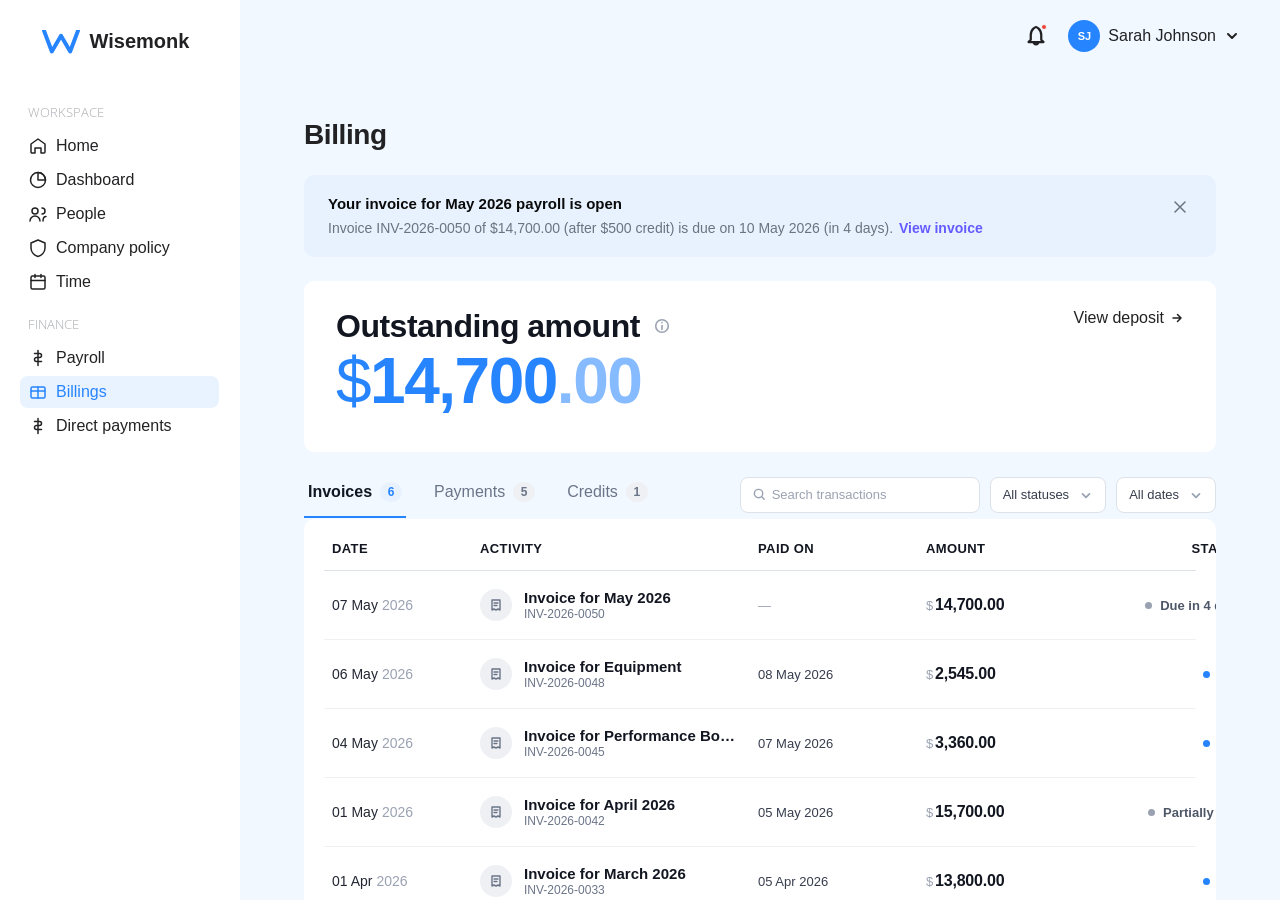
<file: billing.html>
<!DOCTYPE html>
<html lang="en">
<head>
<meta charset="UTF-8">
<meta name="viewport" content="width=device-width, initial-scale=1.0">
<title>Wallet - Wisemonk</title>
<link href="https://api.fontshare.com/v2/css?f[]=satoshi@400,500,600,700&display=swap" rel="stylesheet">
<link href="https://fonts.googleapis.com/css2?family=Open+Sans:wght@300&display=swap" rel="stylesheet">
<style>
:root{--p50:#E8F2FF;--p100:#C5DCFF;--p200:#9DC4FF;--p300:#72ABFF;--p400:#4D97FF;--p500:#2684FF;--p600:#1A6FE0;--p700:#1059BD;--p800:#09449A;--p900:#03307A;--n0:#FFFFFF;--n50:#F7F8FA;--n100:#EEF0F4;--n200:#DDE1E9;--n300:#C4CAD6;--n400:#9AA2B2;--n500:#6B7588;--n600:#4E5768;--n700:#363D4D;--n800:#222733;--n900:#121620;--bg:#F1F8FF;--bd:#EEF0F4;--bd-strong:#DDE1E9;--brand:#2684FF;--s50:#E6F9F0;--s500:#12B76A;--s700:#027A48;--w50:#FFFAEB;--w500:#F79009;--w700:#B54708;--d50:#FFF1F0;--d500:#F04438;--d700:#B42318;--font:'Satoshi',sans-serif;--font-tag:'Open Sans',sans-serif;--rmd:8px;--rlg:10px;--rfull:9999px}
*,*::before,*::after{box-sizing:border-box;margin:0;padding:0}
body{font-family:var(--font);background:var(--bg);color:var(--n800);-webkit-font-smoothing:antialiased;height:100vh;overflow:hidden}
.app{display:flex;height:100vh}

/* sidebar — Figma 94:317 */
.sidebar{width:240px;flex-shrink:0;background:#FFFFFF;border-right:1px solid #FFFFFF;display:flex;flex-direction:column;align-items:flex-start;padding:30px 20px;gap:0;z-index:1}
.sidebar-inner{flex:1;display:flex;flex-direction:column;align-items:center;gap:32px;width:100%;min-height:0}
.logo{height:32px;width:160px;display:flex;align-items:flex-start;justify-content:flex-start;gap:8px;font-size:20px;font-weight:700;color:#222224;padding:0;flex-shrink:0;overflow:hidden}
.logo svg{width:42px;height:42px;flex-shrink:0;margin-top:-10px}
.nav-group{flex:1;display:flex;flex-direction:column;gap:8px;width:100%;min-height:0;align-items:flex-start}
.nav-section{display:flex;flex-direction:column;width:100%}
.slab{font-family:'Open Sans',sans-serif;font-size:13px;font-weight:300;color:#abadb1;letter-spacing:0;text-transform:uppercase;padding:0 8px;height:36px;display:flex;align-items:center;width:100%;line-height:1}
.nav-list{display:flex;flex-direction:column;gap:2px;width:100%}
.nav{display:flex;align-items:center;gap:8px;height:32px;padding:6px 8px;border-radius:8px;font-family:'Satoshi',sans-serif;font-size:16px;font-weight:500;color:#222224;cursor:pointer;transition:background 120ms;text-decoration:none;background:#FFFFFF;overflow:hidden;line-height:1}
.nav svg{width:20px;height:20px;flex-shrink:0;color:#222224}
.nav:hover{background:#F7F8FA}
.nav.active{background:rgba(38,132,255,0.1);color:#2684FF}
.nav.active svg{color:#2684FF}

/* main shell */
.main{flex:1;display:flex;flex-direction:column;overflow:hidden;min-width:0;position:relative;background:#F1F8FF}
/* topbar — Figma 94:301 */
.topbar{flex-shrink:0;background:#F1F8FF;border-bottom:none;display:flex;align-items:center;justify-content:space-between;padding:20px 40px 20px 20px;z-index:5;gap:16px}
.topbar-title{font-size:23px;font-weight:700;color:#222224;line-height:1;letter-spacing:0}
.topbar-right{display:flex;align-items:center;gap:16px}
.bell{width:32px;height:32px;border-radius:6px;background:transparent;border:none;display:flex;align-items:center;justify-content:center;cursor:pointer;position:relative;padding:0}
.bell svg{width:24px;height:24px;color:#222224}
.bell .dot{position:absolute;top:4px;right:5px;width:6px;height:6px;border-radius:50%;background:var(--d500);border:1px solid #F1F8FF}
.uchip{display:flex;align-items:center;gap:8px;cursor:pointer}
.uavatar{width:32px;height:32px;border-radius:9999px;background:var(--brand);display:flex;align-items:center;justify-content:center;font-size:11px;font-weight:600;color:#fff;line-height:20px;font-family:'Inter',var(--font)}
.uname{font-size:16px;font-weight:500;color:#222224;display:flex;align-items:center;gap:8px;white-space:nowrap}
.uname svg{width:16px;height:16px;color:#222224}

.body-area{flex:1;display:flex;overflow:hidden;position:relative}
.page-body{flex:1;overflow-y:auto;padding:48px 64px 64px;display:flex;flex-direction:column;gap:0}
.page-body::-webkit-scrollbar{width:4px}
.page-body::-webkit-scrollbar-thumb{background:var(--n200);border-radius:10px}
.container{max-width:1100px;width:100%;margin:0 auto}
.page-heading{font-size:28px;font-weight:700;color:#222224;letter-spacing:-0.4px;line-height:1.1;margin:0 0 24px}

/* balance header */
.cards-row{display:grid;grid-template-columns:1.6fr 1fr;gap:18px;width:100%}
.bal-card{background:#FFFFFF;border:none;border-radius:var(--rlg);padding:28px 32px}

/* advance / security deposit card */
.advance-card{background:#FFFFFF;border:none;border-radius:var(--rlg);padding:24px 26px;display:flex;flex-direction:column;gap:18px}
.adv-head{display:flex;align-items:flex-start;justify-content:space-between;gap:16px}
.adv-left{display:flex;flex-direction:column;gap:4px;min-width:0}
.adv-titlerow{display:flex;align-items:center;gap:8px;flex-wrap:wrap}
.adv-lock{display:inline-flex;width:24px;height:24px;align-items:center;justify-content:center;background:var(--n100);border-radius:6px;color:var(--n600)}
.adv-lock svg{width:14px;height:14px}
.adv-title{font-size:16px;font-weight:700;color:var(--n900)}
.adv-pill{display:inline-flex;align-items:center;padding:2px 8px;background:var(--n100);color:var(--n600);font-size:11px;font-weight:600;border-radius:var(--rfull);text-transform:uppercase;letter-spacing:.4px}
.adv-amt{font-size:32px;font-weight:700;color:var(--n800);letter-spacing:-0.5px;line-height:1.1;margin-top:6px}
.adv-meta{font-size:12px;color:var(--n500);margin-top:4px}
.adv-divider{height:1px;background:var(--bd);margin:0 -26px}
.adv-info{display:flex;flex-direction:column;gap:12px}
.adv-info-title{font-family:var(--font-tag);font-size:11px;font-weight:300;color:var(--n400);letter-spacing:.6px;text-transform:uppercase}
.adv-list{display:flex;flex-direction:column;gap:12px}
.adv-item{display:flex;gap:10px;align-items:flex-start}
.adv-ico{display:inline-flex;width:24px;height:24px;align-items:center;justify-content:center;border-radius:6px;flex-shrink:0;margin-top:1px}
.adv-ico svg{width:13px;height:13px}
.adv-ico.warn{background:var(--w50);color:var(--w500)}
.adv-ico.clock{background:var(--p50);color:var(--brand)}
.adv-ico.ok{background:var(--s50);color:var(--s500)}
.adv-text{flex:1;font-size:13px;color:var(--n600);line-height:1.55}
.adv-text strong{color:var(--n900);font-weight:700}

@media (max-width:900px){
  .cards-row{grid-template-columns:1fr}
}
.bal-head{display:flex;align-items:flex-start;justify-content:space-between;gap:24px;margin-bottom:8px}
.bal-right{display:flex;flex-direction:row;align-items:center;gap:24px;flex-shrink:0}
.bank-link{font-family:var(--font);font-size:16px;font-weight:500;color:#222224;cursor:pointer;text-decoration:none;background:none;border:none;padding:0}
.bank-link:hover{text-decoration:underline}
.bank-link.primary{color:#222224;font-weight:500}
.bal-left{flex:1;min-width:0}
.bal-title-row{display:flex;align-items:center;gap:8px}
.bal-title{font-size:32px;font-weight:700;color:var(--n900);letter-spacing:-0.5px;line-height:1.1}
.oa-wrap{position:relative;display:inline-flex}
.oa-info{width:28px;height:28px;border-radius:9999px;border:none;background:transparent;display:flex;align-items:center;justify-content:center;cursor:pointer;color:var(--n400);padding:0}
.oa-info:hover{background:var(--n100);color:var(--n700)}
.oa-info svg{width:16px;height:16px}
.oa-pop{position:absolute;top:calc(100% + 8px);left:-12px;width:320px;background:var(--n0);border:1px solid var(--bd);border-radius:var(--rlg);box-shadow:0 8px 28px rgba(0,0,0,0.10);padding:14px 16px;display:none;z-index:50}
.oa-pop.show{display:block}
.oa-wrap:hover .oa-pop{display:block}
.oa-pop::before{content:'';position:absolute;top:-6px;left:20px;width:10px;height:10px;background:var(--n0);border-top:1px solid var(--bd);border-left:1px solid var(--bd);transform:rotate(45deg)}
.oa-pop::after{content:'';position:absolute;top:-10px;left:0;right:0;height:10px}
.oa-title{font-family:var(--font-tag);font-size:11px;font-weight:300;color:var(--n400);letter-spacing:.6px;text-transform:uppercase;margin-bottom:6px}
.oa-text{font-size:13px;color:var(--n600);line-height:1.55}
.oa-text strong{color:var(--n900);font-weight:700}
.bal-amt{font-size:64px;font-weight:700;color:var(--brand);letter-spacing:-1.5px;line-height:1.1;margin-top:2px}
.bal-credit-note{display:inline-flex;align-items:center;gap:8px;margin-top:14px;padding:7px 12px;background:var(--s50);color:var(--s700);border-radius:var(--rfull);font-size:13px;font-weight:500;width:fit-content}
.bal-credit-note svg{width:13px;height:13px;flex-shrink:0;color:var(--s500)}
.bal-credit-note strong{color:var(--s700);font-weight:700}
.bal-credit-note .cn-ref{font-family:'SF Mono','Menlo',monospace;font-size:12px;color:var(--s700);font-weight:600;background:var(--n0);padding:1px 6px;border-radius:4px;margin-left:2px}
.bal-amt .cur{font-weight:500}
.bal-amt .dec{opacity:.55}
.bal-meta{font-size:13px;color:var(--n500);margin-top:10px;display:flex;align-items:center;gap:6px;flex-wrap:wrap}
.bal-meta .dotsep{width:3px;height:3px;border-radius:50%;background:var(--n300)}
.bal-meta .pending-tag{display:inline-flex;align-items:center;gap:6px;padding:3px 10px;background:var(--w50);color:var(--w700);border-radius:var(--rfull);font-size:12px;font-weight:600;border:1px solid #F7900925}
.bal-meta .pending-tag .pulse{width:6px;height:6px;border-radius:50%;background:var(--w500);animation:pulse 1.6s ease-in-out infinite}
@keyframes pulse{0%,100%{opacity:1}50%{opacity:.4}}
.bal-actions{display:flex;align-items:center;gap:28px;padding-top:18px;flex-shrink:0}
.bal-action{font-size:16px;font-weight:500;color:var(--n800);cursor:pointer;background:none;border:none;font-family:var(--font);padding:0;display:flex;align-items:center;gap:6px;text-decoration:none}
.bal-action:hover{color:var(--brand)}
.bal-action svg{width:14px;height:14px;color:var(--n400)}
.bal-action:hover svg{color:var(--brand)}
.bal-action.primary{color:var(--brand);font-weight:700}
.bal-action.primary svg{color:var(--brand)}

/* divider */
.divider{height:0;margin:18px 0}

/* upcoming invoice banner — Stripe-style payout banner */
.invoice-banner{display:flex;align-items:flex-start;gap:14px;padding:18px 24px;background:#E8F2FF;border:none;border-radius:var(--rlg);margin-bottom:24px}
.ib-text{flex:1;min-width:0;display:flex;flex-direction:column;gap:4px}
.ib-title{font-size:15px;font-weight:700;color:#0A0A0A;line-height:1.4}
.ib-body{font-size:14px;font-weight:400;color:#6B7280;line-height:1.5}
.ib-link{font-weight:600;color:#635BFF;cursor:pointer;text-decoration:none;margin-left:2px}
.ib-link:hover{text-decoration:underline}
.ib-close{width:24px;height:24px;border-radius:6px;border:none;background:transparent;display:flex;align-items:center;justify-content:center;cursor:pointer;flex-shrink:0;margin-top:2px}
.ib-close:hover{background:#E4E4E7}
.ib-close svg{width:12px;height:12px;color:#6B7280}

/* tabs */
.tab-bar{display:flex;align-items:center;justify-content:space-between;gap:14px;margin-bottom:0;margin-top:12px}
.tab-list{display:flex;align-items:center;gap:0;border-bottom:1px solid transparent;flex:1}
.tab{padding:12px 4px 14px;margin-right:24px;font-family:var(--font);font-size:16px;font-weight:500;color:var(--n500);cursor:pointer;border-bottom:2px solid transparent;user-select:none;display:inline-flex;align-items:center;gap:8px}
.tab:hover{color:var(--n700)}
.tab.active{color:var(--n900);border-bottom-color:var(--brand);font-weight:700}
.tab-count{display:inline-flex;align-items:center;justify-content:center;min-width:22px;height:20px;padding:0 7px;border-radius:var(--rfull);background:var(--n100);color:var(--n500);font-size:12px;font-weight:600}
.tab.active .tab-count{background:var(--p50);color:var(--brand)}
.search-box{display:flex;align-items:center;gap:6px;height:36px;padding:0 12px;background:var(--n0);border:1px solid var(--bd-strong);border-radius:var(--rmd);min-width:240px;flex-shrink:0}
.search-box svg{width:13px;height:13px;color:var(--n400);flex-shrink:0}
.search-box input{border:none;outline:none;font-family:var(--font);font-size:13px;color:var(--n800);background:transparent;width:100%}
.search-box input::placeholder{color:var(--n400)}
/* filter dropdowns (status + date) */
.tb-controls{display:flex;align-items:center;gap:10px;flex-shrink:0}
.fdrop{position:relative}
.fdrop-btn{display:flex;align-items:center;gap:8px;height:36px;padding:0 12px;background:var(--n0);border:1px solid var(--bd-strong);border-radius:var(--rmd);font-family:var(--font);font-size:13px;font-weight:500;color:var(--n700);cursor:pointer;white-space:nowrap;transition:border-color 120ms,box-shadow 120ms}
.fdrop-btn:hover{border-color:var(--p200)}
.fdrop.open .fdrop-btn{border-color:var(--brand);box-shadow:0 0 0 3px rgba(38,132,255,0.12)}
.fdrop-btn > svg{width:14px;height:14px;color:var(--n400);flex-shrink:0}
.fdrop-btn .chev{margin-left:2px;transition:transform 150ms}
.fdrop.open .fdrop-btn .chev{transform:rotate(180deg)}
.fdrop-btn .fcount{display:inline-flex;align-items:center;justify-content:center;min-width:18px;height:18px;padding:0 5px;border-radius:var(--rfull);background:var(--p50);color:var(--brand);font-size:11px;font-weight:700;margin-left:2px}
.fdrop-menu{position:absolute;top:calc(100% + 6px);right:0;min-width:200px;background:var(--n0);border:1px solid var(--bd-strong);border-radius:10px;box-shadow:0 10px 28px rgba(16,24,40,0.14);padding:6px;z-index:40;display:none}
.fdrop.open .fdrop-menu{display:block}
.fdrop-opt{display:flex;align-items:center;gap:10px;padding:8px 10px;border-radius:6px;cursor:pointer;font-size:13px;font-weight:500;color:#222224;user-select:none}
.fdrop-opt:hover{background:var(--n50)}
.fdrop-check{width:16px;height:16px;border-radius:4px;border:1.5px solid var(--n300);display:flex;align-items:center;justify-content:center;flex-shrink:0;transition:all 120ms}
.fdrop-check svg{width:10px;height:10px;color:#fff;opacity:0;transition:opacity 120ms}
.fdrop-opt.sel .fdrop-check{background:var(--brand);border-color:var(--brand)}
.fdrop-opt.sel .fdrop-check svg{opacity:1}
.fdrop-radio{display:flex;align-items:center;justify-content:space-between;gap:10px;padding:8px 10px;border-radius:6px;cursor:pointer;font-size:13px;font-weight:500;color:#222224;user-select:none}
.fdrop-radio:hover{background:var(--n50)}
.fdrop-radio .rcheck{width:14px;height:14px;color:var(--brand);opacity:0;flex-shrink:0}
.fdrop-radio.sel{color:var(--brand);font-weight:600}
.fdrop-radio.sel .rcheck{opacity:1}

/* simple table — minimal style */
.table{width:100%;background:#FFFFFF;border-radius:var(--rlg);border:none;padding:8px 20px;overflow:hidden}
.thead{display:grid;grid-template-columns:130px minmax(260px,1fr) 150px 160px 140px 32px;padding:14px 8px;border-bottom:1px solid var(--n200);gap:18px;align-items:center}
.th{font-family:var(--font);font-size:13px;font-weight:700;color:var(--n900);text-transform:uppercase;letter-spacing:.4px}
.th.right{text-align:right}
.trow{display:grid;grid-template-columns:130px minmax(260px,1fr) 150px 160px 140px 32px;padding:18px 8px;border-bottom:1px solid var(--bd);gap:18px;align-items:center;cursor:pointer}
.tid{font-size:13px;color:var(--n700);font-weight:500;font-variant-numeric:tabular-nums;white-space:nowrap;overflow:hidden;text-overflow:ellipsis}
.tid.muted{color:var(--n400);font-weight:400}
/* Invoice column shows on the Payments tab only */
.col-invid{display:none}
/* Payments tab: Date, Activity, Invoice, Amount, kebab */
.table[data-filter="out"] .thead,
.table[data-filter="out"] .trow{grid-template-columns:130px minmax(260px,1fr) 160px 160px 32px}
.table[data-filter="out"] .col-invid{display:block}
/* Adjustments tab: Date, Activity, Amount, kebab */
.table[data-filter="credit"] .thead,
.table[data-filter="credit"] .trow{grid-template-columns:130px minmax(260px,1fr) 160px 32px}
/* Hide Status and Paid-on (both invoice-specific) on Payments & Adjustments */
.table[data-filter="out"] .col-status,
.table[data-filter="out"] .col-paidon,
.table[data-filter="credit"] .col-status,
.table[data-filter="credit"] .col-paidon{display:none}
.tidx{font-size:13px;color:var(--n400);font-weight:500;text-align:center;font-variant-numeric:tabular-nums}
.trow:last-child,.trow.last-visible{border-bottom:none}
.trow:hover{background:var(--n50)}
.tdate{font-size:14px;color:var(--n800);font-weight:500}
.tdate .y{color:var(--n400);font-weight:400;margin-left:4px}
.tact{display:flex;align-items:center;gap:12px;min-width:0}
.tact-dot{width:32px;height:32px;border-radius:var(--rfull);display:flex;align-items:center;justify-content:center;flex-shrink:0}
.tact-dot.in{background:var(--s50);color:var(--s500)}
.tact-dot.out{background:var(--p50);color:var(--brand)}
.tact-dot.invoice{background:var(--n100);color:var(--n500)}
.tact-dot.credit{background:var(--n100);color:var(--n500)}
.tact-dot.refund{background:var(--n100);color:var(--n600)}
.tact-dot svg{width:14px;height:14px}
.tact-text{min-width:0;display:flex;flex-direction:column;gap:1px}
.tact-title{font-size:15px;font-weight:600;color:var(--n900);white-space:nowrap;overflow:hidden;text-overflow:ellipsis}
.tact-meta{font-size:12px;color:var(--n500);white-space:nowrap;overflow:hidden;text-overflow:ellipsis}
.tamt{font-size:16px;font-weight:600;color:var(--n900);text-align:left;letter-spacing:-0.2px;font-variant-numeric:tabular-nums;white-space:nowrap}
.tamt.in{color:var(--n900)}
.tamt .cur{font-size:13px;font-weight:500;color:var(--n400);margin-right:2px}
.tstatus{display:flex;align-items:center;justify-content:flex-end;gap:8px;font-size:13px;font-weight:500;color:var(--n700)}
.tstatus .stdot{width:7px;height:7px;border-radius:50%;flex-shrink:0}
.tstatus.complete .stdot{background:var(--brand)}
.tstatus.complete{color:var(--p700)}
.tstatus.pending .stdot{background:var(--w500);box-shadow:0 0 0 3px #F790091a}
.tstatus.pending{color:var(--w700)}
.tstatus.refund .stdot{background:var(--n400)}
.tstatus.refund{color:var(--n600)}
.tstatus.invoice .stdot{background:var(--brand)}
.tstatus.invoice{color:var(--p700)}
.tstatus.due .stdot{background:var(--n400)}
.tstatus.due{color:var(--n600);font-weight:600}
.tstatus.partial .stdot{background:var(--n400)}
.tstatus.partial{color:var(--n600);font-weight:600}
.raw{display:flex;justify-content:flex-end}
.rabtn{width:28px;height:28px;border-radius:var(--rmd);border:1px solid transparent;background:transparent;display:flex;align-items:center;justify-content:center;cursor:pointer}
.rabtn:hover{background:var(--n100)}
.rabtn svg{width:14px;height:14px;color:var(--n400)}

.empty{padding:80px 20px;text-align:center}
.empty-text{font-size:15px;color:var(--n400);font-weight:500}

/* Notify deposit modal */
.modal-overlay{position:fixed;inset:0;background:rgba(18,22,32,0.45);display:flex;align-items:center;justify-content:center;z-index:1000;opacity:0;pointer-events:none;transition:opacity 180ms}
.modal-overlay.show{opacity:1;pointer-events:auto}
.modal{background:var(--n0);border-radius:var(--rlg);width:560px;max-width:92vw;max-height:88vh;display:flex;flex-direction:column;overflow:hidden;box-shadow:0 24px 60px rgba(0,0,0,0.18);transform:translateY(8px);transition:transform 180ms;border:1px solid var(--bd)}
.modal-overlay.show .modal{transform:translateY(0)}
.m-header{display:flex;align-items:center;justify-content:space-between;padding:20px 24px;border-bottom:1px solid var(--bd)}
.m-title{font-size:18px;font-weight:700;color:var(--n900);letter-spacing:-0.2px}
.m-close{width:32px;height:32px;border-radius:var(--rmd);border:1px solid var(--bd);background:var(--n0);display:flex;align-items:center;justify-content:center;cursor:pointer;flex-shrink:0}
.m-close:hover{background:var(--n50)}
.m-close svg{width:12px;height:12px;color:var(--n500)}
.m-body{padding:24px;display:flex;flex-direction:column;gap:20px;overflow-y:auto;background:#FFFFFF}
.fg{display:flex;flex-direction:column;gap:8px}
.flabel{font-size:14px;font-weight:600;color:var(--n800);letter-spacing:-0.1px}
.flabel .req{color:var(--d500)}
.finput{height:44px;padding:0 14px;border:1px solid var(--bd-strong);border-radius:var(--rmd);font-family:var(--font);font-size:14px;color:var(--n800);outline:none;background:var(--n0);transition:border-color 120ms,box-shadow 120ms}
.finput:focus{border-color:var(--brand);box-shadow:0 0 0 3px rgba(38,132,255,0.15)}
.amount-input{position:relative}
.amount-input .cur{position:absolute;left:16px;top:50%;transform:translateY(-50%);font-size:18px;color:var(--n500);font-weight:500;pointer-events:none}
.amount-input input{padding-left:32px;height:52px;font-size:20px;font-weight:700}
.preset-row{display:flex;gap:8px;flex-wrap:wrap;margin-top:4px}
.preset{padding:8px 14px;border:1px solid var(--bd-strong);border-radius:var(--rfull);font-family:var(--font);font-size:13px;font-weight:600;color:var(--n700);cursor:pointer;background:var(--n0);transition:background 120ms,border-color 120ms}
.preset:hover{background:var(--n50);border-color:var(--n300)}
.preset.active{background:var(--p50);border-color:var(--brand);color:var(--brand)}
.bank-card{background:var(--n0);border:none;border-radius:var(--rlg);padding:0;display:flex;flex-direction:column;gap:12px}
.rail-toggle{display:inline-flex;background:var(--n100);border-radius:var(--rfull);padding:4px;gap:2px;width:fit-content}
.rail-tab{padding:7px 16px;border:none;background:transparent;font-family:var(--font);font-size:13px;font-weight:600;color:var(--n500);cursor:pointer;border-radius:var(--rfull);transition:background 120ms,color 120ms;display:inline-flex;align-items:center;gap:6px}
.rail-tab:hover{color:var(--n700)}
.rail-tab.active{background:var(--n0);color:var(--n900);box-shadow:0 1px 2px rgba(0,0,0,0.06)}
.rail-tab .meta{font-weight:400;color:var(--n400);font-size:11px}
.bank-row{display:flex;align-items:center;justify-content:space-between;gap:12px;min-height:24px}
.bank-row + .bank-row{padding-top:12px;border-top:1px solid var(--bd)}
.bank-label{font-size:13px;color:var(--n500);font-weight:500}
.bank-val{font-size:14px;color:var(--n900);font-weight:600;font-family:'SF Mono','Menlo',monospace;letter-spacing:.2px}
.copybtn{width:28px;height:28px;border-radius:6px;border:1px solid var(--bd-strong);background:var(--n0);display:flex;align-items:center;justify-content:center;cursor:pointer;flex-shrink:0;transition:background 120ms,border-color 120ms}
.copybtn:hover{background:var(--p50);border-color:var(--p100)}
.copybtn svg{width:12px;height:12px;color:var(--n500)}
.copybtn.copied svg{color:var(--s500)}
.note-box{background:var(--p50);border:none;border-radius:var(--rlg);padding:14px 16px;display:flex;gap:12px;align-items:flex-start}
.note-box svg{width:16px;height:16px;color:var(--brand);flex-shrink:0;margin-top:1px}
.note-box .nb-text{font-size:13px;color:var(--n700);line-height:1.55}
.note-box .nb-text strong{color:var(--n900);font-weight:700}
.step-tabs{display:flex;align-items:center;gap:6px;padding:0 0 4px}
.step-pill{display:flex;align-items:center;gap:6px;font-size:12px;font-weight:600;color:var(--n400)}
.step-pill .num{width:20px;height:20px;border-radius:50%;background:var(--n100);color:var(--n500);display:flex;align-items:center;justify-content:center;font-size:11px;font-weight:700}
.step-pill.active{color:var(--brand)}
.step-pill.active .num{background:var(--brand);color:#fff}
.step-pill.done{color:var(--s700)}
.step-pill.done .num{background:var(--s500);color:#fff}
.step-conn{width:24px;height:1px;background:var(--bd-strong)}
.m-footer{padding:18px 24px;border-top:1px solid var(--bd);display:flex;justify-content:flex-end;gap:10px;background:var(--n0)}
.btn-cancel{height:42px;padding:0 18px;background:var(--n0);border:1px solid var(--bd-strong);border-radius:var(--rmd);font-family:var(--font);font-size:14px;font-weight:600;color:var(--n700);cursor:pointer;transition:background 120ms}
.btn-cancel:hover{background:var(--n50)}
.btn-confirm{height:42px;padding:0 20px;background:var(--brand);border:none;border-radius:var(--rmd);font-family:var(--font);font-size:14px;font-weight:700;color:#fff;cursor:pointer;display:flex;align-items:center;gap:8px;transition:background 120ms}
.btn-confirm:hover{background:var(--p600)}
.btn-confirm svg{width:14px;height:14px}

/* drawer */
.drawer{position:fixed;top:0;right:0;bottom:0;width:42%;min-width:380px;background:var(--n0);border-left:1px solid var(--bd);display:flex;flex-direction:column;overflow:hidden;transition:transform 260ms cubic-bezier(0.4,0,0.2,1),opacity 220ms;box-shadow:-4px 0 32px rgba(0,0,0,0.14);z-index:100}
.drawer.hidden{transform:translateX(100%);opacity:0;pointer-events:none;box-shadow:none}
.dr-head{padding:16px 20px;border-bottom:1px solid var(--bd);display:flex;align-items:center;justify-content:space-between;flex-shrink:0;gap:12px}
.dr-title-wrap{display:flex;align-items:center;gap:10px;min-width:0;flex:1}
.dr-head-badge{display:inline-flex;align-items:center;padding:3px 10px;background:var(--p50);color:var(--brand);font-size:12px;font-weight:600;border-radius:var(--rfull);letter-spacing:.2px}
.dr-head-badge.paid{background:var(--p50);color:var(--brand)}
.dr-head-badge.open{background:var(--n100);color:var(--n600)}
.dr-head-badge.partial{background:var(--n100);color:var(--n600)}
.dr-title{font-size:15px;font-weight:700;color:var(--n900)}
.dr-body{flex:1;overflow-y:auto;padding:20px;display:flex;flex-direction:column;gap:20px}
.dr-amount{font-size:32px;font-weight:700;color:var(--n900);letter-spacing:-0.5px;line-height:1}
.dr-amount.in{color:var(--n900)}
.dr-amount .cur{font-size:18px;font-weight:500;color:var(--n400);margin-right:3px}
.dr-status-row{display:flex;align-items:center;gap:8px;margin-top:8px;font-size:12px;color:var(--n500)}
.dr-sec{display:flex;flex-direction:column;gap:10px}
.dr-stitle{font-family:var(--font-tag);font-size:13px;font-weight:300;color:var(--n400);text-transform:uppercase;letter-spacing:.6px}
.dr-grid{display:grid;grid-template-columns:1fr 1fr;gap:12px 18px}
.dr-cell{display:flex;flex-direction:column;gap:3px}
.dr-clabel{font-size:12px;color:var(--n400)}
.dr-cval{font-size:13px;color:var(--n800);font-weight:600;word-break:break-word}
.dr-divider{height:1px;background:var(--bd)}
.dr-mini-row{display:flex;align-items:center;justify-content:space-between;padding:8px 0;border-bottom:1px dashed var(--bd)}
.dr-mini-row:last-child{border-bottom:none}
.dr-mini-label{font-size:13px;color:var(--n600)}
.dr-mini-val{font-size:13px;font-weight:600;color:var(--n800)}
.dr-mini-row.total .dr-mini-label{font-weight:700;color:var(--n900)}
.dr-mini-row.total .dr-mini-val{font-weight:700;color:var(--n900)}
.dr-foot{padding:14px 20px;border-top:1px solid var(--bd);display:flex;gap:8px;flex-shrink:0}
.dr-lines{display:flex;flex-direction:column;gap:0}
.dr-line{display:flex;align-items:flex-start;justify-content:space-between;gap:12px;padding:12px 0;border-bottom:1px dashed var(--bd)}
.dr-line:first-child{padding-top:6px}
.dr-line:nth-last-child(2){border-bottom:none}
.dr-line-info{display:flex;flex-direction:column;gap:2px;min-width:0}
.dr-line-title{font-size:13px;font-weight:600;color:var(--n900)}
.dr-line-sub{font-size:12px;color:var(--n500)}
.dr-line-amt{font-size:14px;font-weight:600;color:var(--n900);text-align:right;white-space:nowrap;letter-spacing:-0.1px}
.dr-line.dr-line-total{border-bottom:none;border-top:1px solid var(--bd);padding-top:12px;margin-top:2px}
.dr-line.dr-line-total .dr-line-title{font-weight:700}
.dr-line.dr-line-total .dr-line-amt{font-weight:700;font-size:15px}
.dr-line.credit .dr-line-title{color:var(--n900)}
.dr-line.credit .dr-line-sub{color:var(--n500)}
.dr-line.credit .dr-line-amt{color:var(--n900);font-weight:600}
.dr-line.expandable{cursor:pointer}
.dr-line-chev{display:inline-block;margin-right:6px;color:var(--n500);font-weight:700;transition:transform .18s ease}
.dr-line.expandable.open .dr-line-chev{transform:rotate(90deg)}
.dr-emps{overflow:hidden;max-height:0;transition:max-height .3s ease;display:flex;flex-direction:column}
.dr-emps.open{max-height:1600px}
.dr-emp{display:flex;align-items:center;justify-content:space-between;gap:12px;padding:9px 0 9px 18px;border-bottom:1px dashed var(--bd)}
.dr-emp:last-child{border-bottom:none}
.dr-emp-info{display:flex;flex-direction:column;gap:1px;min-width:0}
.dr-emp-name{font-size:12.5px;font-weight:600;color:var(--n800)}
.dr-emp-role{font-size:11px;color:var(--n500)}
.dr-emp-amt{font-size:12.5px;font-weight:600;color:var(--n700);white-space:nowrap}
.dr-bank-head{display:flex;align-items:center;justify-content:space-between;gap:12px;flex-wrap:wrap}
.dr-rail-toggle{display:inline-flex;background:var(--n100);border-radius:var(--rfull);padding:3px;gap:2px}
.dr-rail-tab{padding:5px 12px;border:none;background:transparent;font-family:var(--font);font-size:12px;font-weight:600;color:var(--n500);cursor:pointer;border-radius:var(--rfull);transition:background 120ms,color 120ms}
.dr-rail-tab:hover{color:var(--n700)}
.dr-rail-tab.active{background:var(--n0);color:var(--n900);box-shadow:0 1px 2px rgba(0,0,0,0.06)}
.dr-bank-card{display:flex;flex-direction:column;gap:10px;padding:0}
.dr-bank-row{display:flex;align-items:center;justify-content:space-between;gap:12px;min-height:22px}
.dr-bank-row + .dr-bank-row{padding-top:10px;border-top:1px solid var(--bd)}
.dr-bank-label{font-size:12px;color:var(--n500);font-weight:500;flex-shrink:0}
.dr-bank-val{font-size:13px;color:var(--n900);font-weight:600;font-family:'SF Mono','Menlo',monospace;letter-spacing:.2px;text-align:right}
.dr-bank-val-wrap{display:flex;align-items:center;gap:6px}
.dr-bank-note{display:flex;gap:8px;align-items:flex-start;background:var(--p50);border-radius:var(--rmd);padding:10px 12px;margin-top:4px}
.dr-bank-note svg{width:14px;height:14px;color:var(--brand);flex-shrink:0;margin-top:2px}
.dr-bank-note span{font-size:12px;color:var(--n700);line-height:1.5}
.dr-bank-note strong{color:var(--n900);font-weight:700}
.badge{display:inline-flex;align-items:center;padding:3px 9px;border-radius:var(--rfull);font-size:12px;font-weight:500;border:1px solid transparent;white-space:nowrap}
.bs{background:var(--s50);color:var(--s700);border-color:#12B76A33}
.bw{background:var(--w50);color:var(--w500);border-color:#F7900933}
.bn{background:var(--n100);color:var(--n600);border-color:var(--bd-strong)}

/* toast */
.toast{position:fixed;bottom:24px;left:50%;transform:translateX(-50%) translateY(20px);background:var(--n900);color:#fff;padding:12px 18px;border-radius:var(--rmd);font-size:14px;font-weight:500;display:flex;align-items:center;gap:10px;z-index:2000;opacity:0;transition:all 220ms;pointer-events:none;box-shadow:0 10px 30px rgba(0,0,0,0.25)}
.toast.show{opacity:1;transform:translateX(-50%) translateY(0)}
.toast-icon{width:22px;height:22px;border-radius:50%;background:var(--s500);display:flex;align-items:center;justify-content:center;flex-shrink:0}
.toast-icon svg{width:11px;height:11px}

@media (max-width:900px){
  .page-body{padding:32px 24px}
  .bal-amt{font-size:48px}
  .bal-actions{gap:18px}
  .thead,.trow{grid-template-columns:95px 1fr 110px 110px 90px 32px;gap:12px}
  .table[data-filter="out"] .thead,
  .table[data-filter="out"] .trow{grid-template-columns:100px 1fr 110px 120px 32px}
  .table[data-filter="credit"] .thead,
  .table[data-filter="credit"] .trow{grid-template-columns:100px 1fr 120px 32px}
  .upcoming{flex-direction:column;align-items:flex-start;gap:14px}
}
</style>
</head>
<body>
<div class="app">
<aside class="sidebar">
  <div class="sidebar-inner">
  <div class="logo">
    <svg viewBox="0 0 32 32" fill="none" aria-hidden="true"><path d="M3 8L9 24L16 12L23 24L29 8" stroke="#2684FF" stroke-width="3" stroke-linecap="round" stroke-linejoin="round"/></svg>
    <span>Wisemonk</span>
  </div>
  <div class="nav-group">
    <div class="nav-section">
      <div class="slab">WORKSPACE</div>
      <div class="nav-list">
        <a class="nav" href="#">
          <svg viewBox="0 0 20 20" fill="none"><path d="M3 8L10 3L17 8V16C17 16.55 16.55 17 16 17H13V12H7V17H4C3.45 17 3 16.55 3 16V8Z" stroke="currentColor" stroke-width="1.5" stroke-linejoin="round"/></svg>
          Home
        </a>
        <a class="nav" href="#">
          <svg viewBox="0 0 20 20" fill="none"><path d="M10 2.5C14.14 2.5 17.5 5.86 17.5 10H10V2.5Z" stroke="currentColor" stroke-width="1.5" stroke-linejoin="round"/><circle cx="10" cy="10" r="7.5" stroke="currentColor" stroke-width="1.5"/></svg>
          Dashboard
        </a>
        <a class="nav" href="people.html">
          <svg viewBox="0 0 20 20" fill="none"><circle cx="7" cy="7" r="3" stroke="currentColor" stroke-width="1.5"/><path d="M2 17C2 14.24 4.24 12 7 12C9.76 12 12 14.24 12 17" stroke="currentColor" stroke-width="1.5" stroke-linecap="round"/><path d="M14 4C15.66 4 17 5.34 17 7C17 8.66 15.66 10 14 10" stroke="currentColor" stroke-width="1.5" stroke-linecap="round"/><path d="M15 17C15 14.24 16.5 12.5 18 12.5" stroke="currentColor" stroke-width="1.5" stroke-linecap="round"/></svg>
          People
        </a>
        <a class="nav" href="#">
          <svg viewBox="0 0 20 20" fill="none"><path d="M10 2L17 5V10C17 14 13.87 17.5 10 18.5C6.13 17.5 3 14 3 10V5L10 2Z" stroke="currentColor" stroke-width="1.5" stroke-linejoin="round"/></svg>
          Company policy
        </a>
        <a class="nav" href="#">
          <svg viewBox="0 0 20 20" fill="none"><rect x="3" y="4" width="14" height="13" rx="1.5" stroke="currentColor" stroke-width="1.5"/><path d="M7 2.5V5.5M13 2.5V5.5M3 8.5H17" stroke="currentColor" stroke-width="1.5" stroke-linecap="round"/></svg>
          Time
        </a>
      </div>
    </div>
    <div class="nav-section">
      <div class="slab">FINANCE</div>
      <div class="nav-list">
        <a class="nav" href="#">
          <svg viewBox="0 0 20 20" fill="none"><path d="M10 2.5V17.5M6.5 5.5H11.5C12.6 5.5 13.5 6.4 13.5 7.5C13.5 8.6 12.6 9.5 11.5 9.5H8.5C7.4 9.5 6.5 10.4 6.5 11.5C6.5 12.6 7.4 13.5 8.5 13.5H13.5" stroke="currentColor" stroke-width="1.5" stroke-linecap="round" stroke-linejoin="round"/></svg>
          Payroll
        </a>
        <a class="nav active" href="#">
          <svg viewBox="0 0 20 20" fill="none"><rect x="3" y="5" width="14" height="11" rx="1.5" stroke="currentColor" stroke-width="1.5"/><path d="M3 9H17M10 5V16" stroke="currentColor" stroke-width="1.5" stroke-linecap="round"/></svg>
          Billings
        </a>
        <a class="nav" href="#">
          <svg viewBox="0 0 20 20" fill="none"><path d="M10 2.5V17.5M6.5 5.5H11.5C12.6 5.5 13.5 6.4 13.5 7.5C13.5 8.6 12.6 9.5 11.5 9.5H8.5C7.4 9.5 6.5 10.4 6.5 11.5C6.5 12.6 7.4 13.5 8.5 13.5H13.5" stroke="currentColor" stroke-width="1.5" stroke-linecap="round" stroke-linejoin="round"/></svg>
          Direct payments
        </a>
      </div>
    </div>
  </div>
  </div>
</aside>

<main class="main">
  <div class="topbar">
    <span class="topbar-title"></span>
    <div class="topbar-right">
      <button class="bell"><svg viewBox="0 0 16 16" fill="none"><path d="M8 2C8 2 4.5 3 4.5 7.5V10.5L3 12H13L11.5 10.5V7.5C11.5 3 8 2 8 2Z" stroke="currentColor" stroke-width="1.5" stroke-linejoin="round"/><path d="M6.5 12C6.5 12.83 7.17 13.5 8 13.5C8.83 13.5 9.5 12.83 9.5 12" stroke="currentColor" stroke-width="1.5" stroke-linecap="round"/></svg><span class="dot"></span></button>
      <div class="uchip"><div class="uavatar">SJ</div><span class="uname">Sarah Johnson<svg viewBox="0 0 12 12" fill="none"><path d="M3 4.5L6 7.5L9 4.5" stroke="currentColor" stroke-width="1.5" stroke-linecap="round" stroke-linejoin="round"/></svg></span></div>
    </div>
  </div>

  <div class="body-area">
    <div class="page-body">
      <div class="container">

        <h1 class="page-heading">Billing</h1>

        <!-- upcoming invoice banner -->
        <div class="invoice-banner" id="invoiceBanner">
          <div class="ib-text">
            <div class="ib-title">Your invoice for May 2026 payroll is open</div>
            <div class="ib-body">Invoice INV-2026-0050 of $14,700.00 (after $500 credit) is due on 10 May 2026 (in 4 days).<a class="ib-link" onclick="openInvoiceDetail()"> View invoice</a></div>
          </div>
          <button class="ib-close" onclick="document.getElementById('invoiceBanner').style.display='none'"><svg viewBox="0 0 12 12" fill="none"><path d="M1 1L11 11M11 1L1 11" stroke="currentColor" stroke-width="1.5" stroke-linecap="round"/></svg></button>
        </div>

        <!-- balance header -->
        <div class="bal-card">
          <div class="bal-head">
            <div class="bal-left">
              <div class="bal-title-row">
                <span class="bal-title">Outstanding amount</span>
                <div class="oa-wrap">
                  <button class="oa-info" onclick="toggleOaInfo(event)" aria-label="About outstanding amount">
                    <svg viewBox="0 0 14 14" fill="none"><circle cx="7" cy="7" r="5.5" stroke="currentColor" stroke-width="1.4"/><path d="M7 6.5V10M7 4V4.1" stroke="currentColor" stroke-width="1.4" stroke-linecap="round"/></svg>
                  </button>
                  <div class="oa-pop" id="oaPop">
                    <div class="oa-title">About outstanding amount</div>
                    <div class="oa-text">Total of all <strong>open invoices</strong> currently due from your account. This funds the upcoming payroll cycle and any platform fees.</div>
                    <div class="oa-text" style="margin-top:8px">The amount clears once you transfer it to the Wisemonk account using the bank details on the open invoice.</div>
                  </div>
                </div>
              </div>
              <div class="bal-amt"><span class="cur">$</span>14,700<span class="dec">.00</span></div>
            </div>
            <div class="bal-right">
              <a class="bank-link primary" href="deposits.html" style="display:inline-flex;align-items:center;gap:6px">View deposit<svg viewBox="0 0 14 14" fill="none" style="width:14px;height:14px"><path d="M3 7H11M7.5 3.5L11 7L7.5 10.5" stroke="currentColor" stroke-width="1.5" stroke-linecap="round" stroke-linejoin="round"/></svg></a>
            </div>
          </div>
        </div>


        <div class="divider"></div>

        <!-- tabs -->
        <div class="tab-bar">
          <div class="tab-list">
            <span class="tab active" onclick="setFilter(this,'invoice')">Invoices <span class="tab-count" id="cntInv">0</span></span>
            <span class="tab" onclick="setFilter(this,'out')">Payments <span class="tab-count" id="cntPay">0</span></span>
            <span class="tab" onclick="setFilter(this,'credit')">Credits <span class="tab-count" id="cntCN">0</span></span>
          </div>
          <div class="tb-controls">
            <div class="search-box">
              <svg viewBox="0 0 14 14" fill="none"><circle cx="6" cy="6" r="4.5" stroke="currentColor" stroke-width="1.5"/><path d="M9.5 9.5L12 12" stroke="currentColor" stroke-width="1.5" stroke-linecap="round"/></svg>
              <input type="text" placeholder="Search transactions" oninput="applyFilter()"/>
            </div>
            <!-- Status filter (multiselect) -->
            <div class="fdrop" id="statusDrop">
              <button class="fdrop-btn" id="statusBtn" onclick="toggleStatusDrop(event)">
                <span id="statusLabel">All statuses</span>
                <svg class="chev" viewBox="0 0 12 12" fill="none"><path d="M3 5L6 8L9 5" stroke="currentColor" stroke-width="1.5" stroke-linecap="round" stroke-linejoin="round"/></svg>
              </button>
              <div class="fdrop-menu" id="statusMenu">
                <div class="fdrop-opt" data-status="paid" onclick="toggleStatusOpt('paid')"><span class="fdrop-check"><svg viewBox="0 0 12 12" fill="none"><path d="M2.5 6L5 8.5L9.5 3.5" stroke="currentColor" stroke-width="1.6" stroke-linecap="round" stroke-linejoin="round"/></svg></span>Paid</div>
                <div class="fdrop-opt" data-status="partial" onclick="toggleStatusOpt('partial')"><span class="fdrop-check"><svg viewBox="0 0 12 12" fill="none"><path d="M2.5 6L5 8.5L9.5 3.5" stroke="currentColor" stroke-width="1.6" stroke-linecap="round" stroke-linejoin="round"/></svg></span>Partially paid</div>
                <div class="fdrop-opt" data-status="due" onclick="toggleStatusOpt('due')"><span class="fdrop-check"><svg viewBox="0 0 12 12" fill="none"><path d="M2.5 6L5 8.5L9.5 3.5" stroke="currentColor" stroke-width="1.6" stroke-linecap="round" stroke-linejoin="round"/></svg></span>Due / Unpaid</div>
              </div>
            </div>
            <!-- Date filter (single-select range) -->
            <div class="fdrop" id="dateDrop">
              <button class="fdrop-btn" id="dateBtn" onclick="toggleDateDrop(event)">
                <span id="dateLabel">All dates</span>
                <svg class="chev" viewBox="0 0 12 12" fill="none"><path d="M3 5L6 8L9 5" stroke="currentColor" stroke-width="1.5" stroke-linecap="round" stroke-linejoin="round"/></svg>
              </button>
              <div class="fdrop-menu" id="dateMenu">
                <div class="fdrop-radio sel" data-range="all" onclick="setDateRange('all')">All dates<svg class="rcheck" viewBox="0 0 12 12" fill="none"><path d="M2.5 6L5 8.5L9.5 3.5" stroke="currentColor" stroke-width="1.6" stroke-linecap="round" stroke-linejoin="round"/></svg></div>
                <div class="fdrop-radio" data-range="30" onclick="setDateRange('30')">Last 30 days<svg class="rcheck" viewBox="0 0 12 12" fill="none"><path d="M2.5 6L5 8.5L9.5 3.5" stroke="currentColor" stroke-width="1.6" stroke-linecap="round" stroke-linejoin="round"/></svg></div>
                <div class="fdrop-radio" data-range="90" onclick="setDateRange('90')">Last 3 months<svg class="rcheck" viewBox="0 0 12 12" fill="none"><path d="M2.5 6L5 8.5L9.5 3.5" stroke="currentColor" stroke-width="1.6" stroke-linecap="round" stroke-linejoin="round"/></svg></div>
                <div class="fdrop-radio" data-range="180" onclick="setDateRange('180')">Last 6 months<svg class="rcheck" viewBox="0 0 12 12" fill="none"><path d="M2.5 6L5 8.5L9.5 3.5" stroke="currentColor" stroke-width="1.6" stroke-linecap="round" stroke-linejoin="round"/></svg></div>
                <div class="fdrop-radio" data-range="year" onclick="setDateRange('year')">This year (2026)<svg class="rcheck" viewBox="0 0 12 12" fill="none"><path d="M2.5 6L5 8.5L9.5 3.5" stroke="currentColor" stroke-width="1.6" stroke-linecap="round" stroke-linejoin="round"/></svg></div>
              </div>
            </div>
          </div>
        </div>

        <div class="table" id="txTable" data-filter="invoice">
          <div class="thead">
            <div class="th">Date</div>
            <div class="th">Activity</div>
            <div class="th col-invid">Invoice</div>
            <div class="th col-paidon">Paid on</div>
            <div class="th">Amount</div>
            <div class="th col-status right">Status</div>
            <div class="th"></div>
          </div>
          <div id="txBody"></div>
          <div class="empty" id="emptyState" style="display:none"><div class="empty-text">No activities</div></div>
        </div>

      </div>
    </div>

    <!-- transaction detail drawer -->
    <div class="drawer hidden" id="txDrawer">
      <div class="dr-head">
        <div class="dr-title-wrap">
          <div class="dr-title" id="drTitle">Transaction details</div>
          <span class="dr-head-badge" id="drHeadBadge" style="display:none"></span>
        </div>
        <button class="m-close" onclick="closeDrawer()"><svg viewBox="0 0 12 12" fill="none"><path d="M1 1L11 11M11 1L1 11" stroke="currentColor" stroke-width="1.5" stroke-linecap="round"/></svg></button>
      </div>
      <div class="dr-body" id="drBody"></div>
      <div class="dr-foot" style="justify-content:flex-end">
        <button class="btn-cancel" onclick="closeDrawer()" style="min-width:110px">Close</button>
        <button class="btn-confirm" id="drDownload" style="flex:1;justify-content:center"><svg viewBox="0 0 13 13" fill="none"><path d="M6.5 1V8M3.5 5.5L6.5 8.5L9.5 5.5M2 11H11" stroke="currentColor" stroke-width="1.5" stroke-linecap="round" stroke-linejoin="round"/></svg>Download receipt</button>
      </div>
    </div>

  </div>
</main>
</div>

<!-- Notify deposit modal -->
<div class="modal-overlay" id="addOverlay" onclick="if(event.target===this)closeAddCredit()">
  <div class="modal">
    <div class="m-header">
      <div style="display:flex;align-items:center;gap:12px">
        <div><div class="m-title" id="modTitle">Bank transfer details</div></div>
      </div>
      <button class="m-close" onclick="closeAddCredit()"><svg viewBox="0 0 12 12" fill="none"><path d="M1 1L11 11M11 1L1 11" stroke="currentColor" stroke-width="1.5" stroke-linecap="round"/></svg></button>
    </div>

    <div class="m-body">

      <div id="step1" style="display:flex;flex-direction:column;gap:28px">
        <div class="fg" style="gap:14px">
          <div style="display:flex;align-items:center;justify-content:flex-end;gap:12px;flex-wrap:wrap">
            <div class="rail-toggle" role="tablist">
              <button class="rail-tab active" id="railLocal" onclick="setRail('local')">Local</button>
              <button class="rail-tab" id="railSwift" onclick="setRail('swift')">SWIFT</button>
            </div>
          </div>

          <div class="bank-card" id="bankLocal">
            <div class="bank-row"><span class="bank-label">Beneficiary</span><div style="display:flex;align-items:center;gap:8px"><span class="bank-val">Anju</span><button class="copybtn" onclick="copyVal(this,'Anju')"><svg viewBox="0 0 11 11" fill="none"><rect x="2" y="2" width="6" height="7" rx="1" stroke="currentColor" stroke-width="1.2"/><path d="M4 2V1H9V8H8" stroke="currentColor" stroke-width="1.2"/></svg></button></div></div>
            <div class="bank-row"><span class="bank-label">Receiving Currency</span><span class="bank-val">INR</span></div>
            <div class="bank-row"><span class="bank-label">Account Number</span><div style="display:flex;align-items:center;gap:8px"><span class="bank-val">99968202787266</span><button class="copybtn" onclick="copyVal(this,'99968202787266')"><svg viewBox="0 0 11 11" fill="none"><rect x="2" y="2" width="6" height="7" rx="1" stroke="currentColor" stroke-width="1.2"/><path d="M4 2V1H9V8H8" stroke="currentColor" stroke-width="1.2"/></svg></button></div></div>
            <div class="bank-row"><span class="bank-label">Routing Number</span><div style="display:flex;align-items:center;gap:8px"><span class="bank-val">000000007</span><button class="copybtn" onclick="copyVal(this,'000000007')"><svg viewBox="0 0 11 11" fill="none"><rect x="2" y="2" width="6" height="7" rx="1" stroke="currentColor" stroke-width="1.2"/><path d="M4 2V1H9V8H8" stroke="currentColor" stroke-width="1.2"/></svg></button></div></div>
            <div class="bank-row"><span class="bank-label">Account Type</span><span class="bank-val" style="font-family:var(--font);font-weight:600">Business</span></div>
            <div class="bank-row"><span class="bank-label">Bank</span><span class="bank-val" style="text-align:right">JPMORGAN CHASE BANK,<br/>N.A</span></div>
            <div class="bank-row"><span class="bank-label">Bank Address</span><span class="bank-val" style="font-family:var(--font);font-weight:500;text-align:right">383 Madison Ave,<br/>New York, NY 10179, USA</span></div>
          </div>

          <div class="bank-card" id="bankSwift" style="display:none">
            <div class="bank-row"><span class="bank-label">Beneficiary</span><div style="display:flex;align-items:center;gap:8px"><span class="bank-val">Anju</span><button class="copybtn" onclick="copyVal(this,'Anju')"><svg viewBox="0 0 11 11" fill="none"><rect x="2" y="2" width="6" height="7" rx="1" stroke="currentColor" stroke-width="1.2"/><path d="M4 2V1H9V8H8" stroke="currentColor" stroke-width="1.2"/></svg></button></div></div>
            <div class="bank-row"><span class="bank-label">Receiving Currency</span><span class="bank-val">INR</span></div>
            <div class="bank-row"><span class="bank-label">IBAN / Account no.</span><div style="display:flex;align-items:center;gap:8px"><span class="bank-val">99968202787266</span><button class="copybtn" onclick="copyVal(this,'99968202787266')"><svg viewBox="0 0 11 11" fill="none"><rect x="2" y="2" width="6" height="7" rx="1" stroke="currentColor" stroke-width="1.2"/><path d="M4 2V1H9V8H8" stroke="currentColor" stroke-width="1.2"/></svg></button></div></div>
            <div class="bank-row"><span class="bank-label">SWIFT / BIC</span><div style="display:flex;align-items:center;gap:8px"><span class="bank-val">CHASUS33</span><button class="copybtn" onclick="copyVal(this,'CHASUS33')"><svg viewBox="0 0 11 11" fill="none"><rect x="2" y="2" width="6" height="7" rx="1" stroke="currentColor" stroke-width="1.2"/><path d="M4 2V1H9V8H8" stroke="currentColor" stroke-width="1.2"/></svg></button></div></div>
            <div class="bank-row"><span class="bank-label">Bank</span><span class="bank-val" style="text-align:right">JPMORGAN CHASE BANK,<br/>N.A</span></div>
            <div class="bank-row"><span class="bank-label">Bank Address</span><span class="bank-val" style="font-family:var(--font);font-weight:500;text-align:right">383 Madison Ave,<br/>New York, NY 10179, USA</span></div>
          </div>
        </div>

        <div class="note-box">
          <svg viewBox="0 0 14 14" fill="none"><circle cx="7" cy="7" r="5.5" stroke="currentColor" stroke-width="1.4"/><path d="M7 4V7M7 9.5V9.6" stroke="currentColor" stroke-width="1.4" stroke-linecap="round"/></svg>
          <div class="nb-text">Use your <strong>company name</strong> as the transfer reference. Once you've initiated the transfer at your bank, click <strong>Next</strong> to share the UTR so we can reconcile it faster.</div>
        </div>
      </div>

      <div id="step2" style="display:none;flex-direction:column;gap:14px">
        <div class="fg">
          <div class="flabel">Amount transferred <span class="req">*</span></div>
          <div class="amount-input">
            <span class="cur">₹</span>
            <input type="number" id="amtInput" class="finput" placeholder="0.00" oninput="syncPresets()"/>
          </div>
          <div class="preset-row">
            <button class="preset" onclick="setAmt(5000,this)">₹5,000</button>
            <button class="preset" onclick="setAmt(10000,this)">₹10,000</button>
            <button class="preset" onclick="setAmt(15000,this)">₹15,000</button>
            <button class="preset" onclick="setAmt(25000,this)">₹25,000</button>
          </div>
        </div>
        <div class="fg">
          <div class="flabel">UTR / Reference number <span class="req">*</span></div>
          <input type="text" id="utrInput" class="finput" placeholder="e.g. HDFCN26050683421"/>
          <span style="font-size:11px;color:var(--n400);margin-top:2px">Find this in your bank's confirmation SMS or net-banking transaction history.</span>
        </div>
        <div class="fg">
          <div class="flabel">Transfer date</div>
          <input type="date" id="utrDate" class="finput"/>
        </div>
        <div class="note-box" style="background:var(--w50);border-color:#F7900930">
          <svg viewBox="0 0 14 14" fill="none" style="color:var(--w500)"><circle cx="7" cy="7" r="5.5" stroke="currentColor" stroke-width="1.4"/><path d="M7 4V7L9 9" stroke="currentColor" stroke-width="1.4" stroke-linecap="round"/></svg>
          <div class="nb-text">Wisemonk Ops will reconcile your deposit within <strong>4 working hours</strong>. Your wallet will only update after reconciliation.</div>
        </div>
      </div>

      <div id="step3" style="display:none;flex-direction:column;gap:14px;align-items:center;padding:8px 0 4px">
        <div style="width:56px;height:56px;border-radius:50%;background:var(--s50);display:flex;align-items:center;justify-content:center"><svg viewBox="0 0 22 22" fill="none" style="width:24px;height:24px;color:var(--s500)"><path d="M5 11L9.5 15.5L17 8" stroke="currentColor" stroke-width="2" stroke-linecap="round" stroke-linejoin="round"/></svg></div>
        <div style="text-align:center"><div style="font-size:16px;font-weight:700;color:var(--n900)">Deposit notification sent</div><div style="font-size:13px;color:var(--n500);margin-top:4px;line-height:1.5">We've added your deposit to the reconciliation queue.<br/>You'll see <strong id="successAmt">₹0</strong> in your wallet once Wisemonk Ops confirms the credit.</div></div>
        <div class="bank-card" style="width:100%;background:var(--n50);border-style:solid"><div class="bank-row"><span class="bank-label">Reference</span><span class="bank-val" id="successRef">DEP-2026-0059</span></div><div class="bank-row"><span class="bank-label">Estimated reconciliation</span><span class="bank-val" style="font-family:var(--font);font-weight:600;color:var(--w500)">Within 4 hours</span></div></div>
      </div>

    </div>
  </div>
</div>

<!-- Deposit info modal -->
<div class="modal-overlay" id="depositOverlay" onclick="if(event.target===this)closeDepositInfo()">
  <div class="modal">
    <div class="m-header">
      <div style="display:flex;align-items:center;gap:12px">
        <div><div class="m-title">Security deposit</div></div>
      </div>
      <button class="m-close" onclick="closeDepositInfo()"><svg viewBox="0 0 12 12" fill="none"><path d="M1 1L11 11M11 1L1 11" stroke="currentColor" stroke-width="1.5" stroke-linecap="round"/></svg></button>
    </div>
    <div class="m-body" style="gap:24px">
      <div class="adv-head">
        <div class="adv-left">
          <div class="adv-titlerow">
            <span class="adv-lock"><svg viewBox="0 0 16 16" fill="none"><rect x="3" y="7.5" width="10" height="7" rx="1.2" stroke="currentColor" stroke-width="1.4"/><path d="M5.5 7.5V5C5.5 3.62 6.62 2.5 8 2.5C9.38 2.5 10.5 3.62 10.5 5V7.5" stroke="currentColor" stroke-width="1.4" stroke-linecap="round"/></svg></span>
            <span class="adv-pill">Locked</span>
          </div>
          <div class="adv-amt">₹5,000.00</div>
          <div class="adv-meta">Held since 12 Jan 2026  ·  Refundable at offboarding</div>
        </div>
      </div>
      <div class="adv-info">
        <div class="adv-info-title">How this is used</div>
        <div class="adv-list">
          <div class="adv-item">
            <span class="adv-ico warn"><svg viewBox="0 0 14 14" fill="none"><path d="M7 1L13 12.5H1L7 1Z" stroke="currentColor" stroke-width="1.5" stroke-linejoin="round"/><path d="M7 5.5V8.5M7 10.5V10.6" stroke="currentColor" stroke-width="1.4" stroke-linecap="round"/></svg></span>
            <div class="adv-text"><strong>If wallet runs short.</strong> Auto-drawn to cover a scheduled payroll if your wallet balance is insufficient on the run date. You'll be notified to top up immediately after.</div>
          </div>
          <div class="adv-item">
            <span class="adv-ico clock"><svg viewBox="0 0 14 14" fill="none"><circle cx="7" cy="7" r="5.5" stroke="currentColor" stroke-width="1.4"/><path d="M7 4V7L9 9" stroke="currentColor" stroke-width="1.4" stroke-linecap="round"/></svg></span>
            <div class="adv-text"><strong>For overdue invoices.</strong> Applied if an invoice remains unpaid past the 7-day grace period, so payroll never stops. Replenished from your next deposit.</div>
          </div>
          <div class="adv-item">
            <span class="adv-ico ok"><svg viewBox="0 0 14 14" fill="none"><path d="M2 5C2.5 3 4.5 2 6.5 2C9.26 2 11.5 4.24 11.5 7C11.5 9.76 9.26 12 6.5 12C4.5 12 2.5 11 2 9M2 5V2M2 5H5" stroke="currentColor" stroke-width="1.4" stroke-linecap="round" stroke-linejoin="round"/></svg></span>
            <div class="adv-text"><strong>Refunded at offboarding.</strong> Full balance returned to your bank within 30 days of account closure, after final reconciliation.</div>
          </div>
        </div>
      </div>
    </div>
    <div class="m-footer">
      <button class="btn-cancel" onclick="closeDepositInfo()">Close</button>
    </div>
  </div>
</div>

<!-- toast -->
<div class="toast" id="toast">
  <div class="toast-icon"><svg viewBox="0 0 11 11" fill="none"><path d="M2 5.5L4.5 8L9 3" stroke="white" stroke-width="1.6" stroke-linecap="round" stroke-linejoin="round"/></svg></div>
  <span id="toastText">Action completed</span>
</div>

<script>
// Invoice = bill issued by Wisemonk. Payment = money paid by client (synced from Zoho Books).
const TX = [
  {id:'INV-2026-0050',date:'07 May 2026',year:'2026',kind:'invoice',title:'Invoice for May 2026',meta:'INV-2026-0050',type:'Invoice',ref:'INV-2026-0050',status:'Due in 4 days',amount:14700,balanceAfter:null,isOpen:true,paidOn:null,lineItems:[{label:'Payroll funding · May 2026 cycle',sub:'23 employees · 1 contractor',amount:13950,employees:[{name:'Aarav Sharma',role:'Senior Engineer',amount:720},{name:'Priya Singh',role:'Product Manager',amount:680},{name:'Vikram Iyer',role:'Engineering Lead',amount:650},{name:'Sneha Reddy',role:'Designer',amount:640},{name:'Rohan Gupta',role:'Backend Engineer',amount:630},{name:'Ananya Nair',role:'Data Analyst',amount:620},{name:'Karthik Menon',role:'DevOps Engineer',amount:610},{name:'Divya Pillai',role:'QA Engineer',amount:600},{name:'Arjun Rao',role:'Frontend Engineer',amount:590},{name:'Meera Joshi',role:'HR Specialist',amount:580},{name:'Siddharth Verma',role:'Account Manager',amount:570},{name:'Pooja Mehta',role:'Marketing Lead',amount:560},{name:'Rahul Kapoor',role:'Sales Executive',amount:550},{name:'Isha Agarwal',role:'Content Strategist',amount:540},{name:'Nikhil Desai',role:'Mobile Engineer',amount:530},{name:'Tara Krishnan',role:'Finance Analyst',amount:520},{name:'Aditya Bose',role:'Support Lead',amount:510},{name:'Kavya Shetty',role:'UX Researcher',amount:500},{name:'Manish Patel',role:'Operations',amount:490},{name:'Riya Malhotra',role:'Recruiter',amount:480},{name:'Varun Saxena',role:'Engineer',amount:470},{name:'Neha Chopra',role:'Associate',amount:460},{name:'Sanjay Kumar',role:'Analyst',amount:450},{name:'Dev Anand',role:'Contractor · Design',amount:1000}]},{label:'EOR service fee',sub:'Monthly platform & compliance',amount:1250},{label:'Credit note CN-2026-0012 applied',sub:'From overpayment on Apr cycle',amount:-500,credit:true}]},
  {id:'INV-2026-0048',date:'06 May 2026',year:'2026',kind:'invoice',title:'Invoice for Equipment',meta:'INV-2026-0048',type:'Invoice',ref:'INV-2026-0048',status:'Paid',amount:2545,balanceAfter:null,paidOn:'08 May 2026',lineItems:[{label:'MacBook Pro 14" · M4',sub:'2 units · new hires',amount:1850},{label:'External monitor · 27"',sub:'2 units',amount:420},{label:'Peripherals & accessories',sub:'Keyboard, mouse, dock',amount:180},{label:'Shipping & handling',sub:'Bengaluru → remote',amount:95}]},
  {id:'TXN-2026-0511',date:'05 May 2026',year:'2026',kind:'out',title:'Payment received',meta:'TXN-2026-0511',type:'Payment',ref:'PAY-APR26',status:'Paid',amount:13950,balanceAfter:10250,bankRail:'NEFT',bankTxn:'NEFT-883120',appliedTo:'INV-2026-0042'},
  {id:'INV-2026-0045',date:'04 May 2026',year:'2026',kind:'invoice',title:'Invoice for Performance Bonus — Q1 2026',meta:'INV-2026-0045',type:'Invoice',ref:'INV-2026-0045',status:'Paid',amount:3360,balanceAfter:null,paidOn:'07 May 2026',lineItems:[{label:'Performance bonus payout',sub:'8 employees · Q1 2026',amount:3200,employees:[{name:'Aarav Sharma',role:'Senior Engineer',amount:500},{name:'Priya Singh',role:'Product Manager',amount:450},{name:'Vikram Iyer',role:'Engineering Lead',amount:420},{name:'Sneha Reddy',role:'Designer',amount:400},{name:'Rohan Gupta',role:'Backend Engineer',amount:380},{name:'Ananya Nair',role:'Data Analyst',amount:360},{name:'Karthik Menon',role:'DevOps Engineer',amount:350},{name:'Divya Pillai',role:'QA Engineer',amount:340}]},{label:'Bonus processing fee',sub:'Tax & disbursement',amount:160}]},
  {id:'CN-2026-0012',date:'03 May 2026',year:'2026',kind:'credit',adjKind:'overpayment',title:'Overpayment credit',meta:'EMP02 Priya Singh · April overpayment',type:'Credit note',ref:'CN-2026-0012',status:'Paid',amount:500,balanceAfter:24700,appliedTo:'INV-2026-0050'},
  {id:'INV-2026-0042',date:'01 May 2026',year:'2026',kind:'invoice',title:'Invoice for April 2026',meta:'INV-2026-0042',type:'Invoice',ref:'INV-2026-0042',status:'Partially paid',amount:15700,balanceAfter:24200,paidOn:'05 May 2026',lineItems:[{label:'Payroll funding · April 2026 cycle',sub:'24 employees · 1 contractor',amount:14450,employees:[{name:'Aarav Sharma',role:'Senior Engineer',amount:720},{name:'Priya Singh',role:'Product Manager',amount:680},{name:'Vikram Iyer',role:'Engineering Lead',amount:650},{name:'Sneha Reddy',role:'Designer',amount:640},{name:'Rohan Gupta',role:'Backend Engineer',amount:630},{name:'Ananya Nair',role:'Data Analyst',amount:620},{name:'Karthik Menon',role:'DevOps Engineer',amount:610},{name:'Divya Pillai',role:'QA Engineer',amount:600},{name:'Arjun Rao',role:'Frontend Engineer',amount:590},{name:'Meera Joshi',role:'HR Specialist',amount:580},{name:'Siddharth Verma',role:'Account Manager',amount:570},{name:'Pooja Mehta',role:'Marketing Lead',amount:560},{name:'Rahul Kapoor',role:'Sales Executive',amount:550},{name:'Isha Agarwal',role:'Content Strategist',amount:540},{name:'Nikhil Desai',role:'Mobile Engineer',amount:530},{name:'Tara Krishnan',role:'Finance Analyst',amount:520},{name:'Aditya Bose',role:'Support Lead',amount:510},{name:'Kavya Shetty',role:'UX Researcher',amount:500},{name:'Manish Patel',role:'Operations',amount:490},{name:'Riya Malhotra',role:'Recruiter',amount:480},{name:'Varun Saxena',role:'Engineer',amount:470},{name:'Neha Chopra',role:'Associate',amount:460},{name:'Sanjay Kumar',role:'Analyst',amount:450},{name:'Sneha Arora',role:'Engineer · exited',amount:500},{name:'Dev Anand',role:'Contractor · Design',amount:1000}]},{label:'EOR service fee',sub:'Monthly platform & compliance',amount:1250}]},
  {id:'TXN-2026-0508',date:'15 Apr 2026',year:'2026',kind:'out',title:'Payment received',meta:'TXN-2026-0508',type:'Payment',ref:'PAY-OFF-1188',status:'Paid',amount:900,balanceAfter:9000,bankRail:'NEFT',bankTxn:'NEFT-879441',appliedTo:'INV-2026-0036'},
  {id:'TXN-2026-0507',date:'05 Apr 2026',year:'2026',kind:'out',title:'Payment received',meta:'TXN-2026-0507',type:'Payment',ref:'PAY-MAR26',status:'Paid',amount:13400,balanceAfter:9900,bankRail:'NEFT',bankTxn:'NEFT-871002',appliedTo:'INV-2026-0033'},
  {id:'INV-2026-0033',date:'01 Apr 2026',year:'2026',kind:'invoice',title:'Invoice for March 2026',meta:'INV-2026-0033',type:'Invoice',ref:'INV-2026-0033',status:'Paid',amount:13800,balanceAfter:23300,paidOn:'05 Apr 2026',lineItems:[{label:'Payroll funding · March 2026 cycle',sub:'20 employees · 1 contractor',amount:12550,employees:[{name:'Aarav Sharma',role:'Senior Engineer',amount:720},{name:'Priya Singh',role:'Product Manager',amount:680},{name:'Vikram Iyer',role:'Engineering Lead',amount:650},{name:'Sneha Reddy',role:'Designer',amount:640},{name:'Rohan Gupta',role:'Backend Engineer',amount:630},{name:'Ananya Nair',role:'Data Analyst',amount:620},{name:'Karthik Menon',role:'DevOps Engineer',amount:610},{name:'Divya Pillai',role:'QA Engineer',amount:600},{name:'Arjun Rao',role:'Frontend Engineer',amount:590},{name:'Meera Joshi',role:'HR Specialist',amount:580},{name:'Siddharth Verma',role:'Account Manager',amount:570},{name:'Pooja Mehta',role:'Marketing Lead',amount:560},{name:'Rahul Kapoor',role:'Sales Executive',amount:550},{name:'Isha Agarwal',role:'Content Strategist',amount:540},{name:'Nikhil Desai',role:'Mobile Engineer',amount:530},{name:'Tara Krishnan',role:'Finance Analyst',amount:520},{name:'Aditya Bose',role:'Support Lead',amount:510},{name:'Kavya Shetty',role:'UX Researcher',amount:500},{name:'Manish Patel',role:'Operations',amount:490},{name:'Riya Malhotra',role:'Recruiter',amount:480},{name:'Dev Anand',role:'Contractor · Design',amount:980}]},{label:'EOR service fee',sub:'Monthly platform & compliance',amount:1250}]},
  {id:'TXN-2026-0505',date:'05 Mar 2026',year:'2026',kind:'out',title:'Payment received',meta:'TXN-2026-0505',type:'Payment',ref:'PAY-FEB26',status:'Paid',amount:13200,balanceAfter:9500,bankRail:'NEFT',bankTxn:'NEFT-862715',appliedTo:'INV-2026-0021'},
  {id:'INV-2026-0021',date:'01 Mar 2026',year:'2026',kind:'invoice',title:'Invoice for February 2026',meta:'INV-2026-0021',type:'Invoice',ref:'INV-2026-0021',status:'Paid',amount:13500,balanceAfter:22700,paidOn:'05 Mar 2026',lineItems:[{label:'Payroll funding · February 2026 cycle',sub:'19 employees · 1 contractor',amount:12250,employees:[{name:'Aarav Sharma',role:'Senior Engineer',amount:720},{name:'Priya Singh',role:'Product Manager',amount:680},{name:'Vikram Iyer',role:'Engineering Lead',amount:650},{name:'Sneha Reddy',role:'Designer',amount:640},{name:'Rohan Gupta',role:'Backend Engineer',amount:630},{name:'Ananya Nair',role:'Data Analyst',amount:620},{name:'Karthik Menon',role:'DevOps Engineer',amount:610},{name:'Divya Pillai',role:'QA Engineer',amount:600},{name:'Arjun Rao',role:'Frontend Engineer',amount:590},{name:'Meera Joshi',role:'HR Specialist',amount:580},{name:'Siddharth Verma',role:'Account Manager',amount:570},{name:'Pooja Mehta',role:'Marketing Lead',amount:560},{name:'Rahul Kapoor',role:'Sales Executive',amount:550},{name:'Isha Agarwal',role:'Content Strategist',amount:540},{name:'Nikhil Desai',role:'Mobile Engineer',amount:530},{name:'Tara Krishnan',role:'Finance Analyst',amount:520},{name:'Aditya Bose',role:'Support Lead',amount:510},{name:'Kavya Shetty',role:'UX Researcher',amount:500},{name:'Manish Patel',role:'Operations',amount:490},{name:'Dev Anand',role:'Contractor · Design',amount:1160}]},{label:'EOR service fee',sub:'Monthly platform & compliance',amount:1250}]},
  {id:'TXN-2026-0504',date:'05 Feb 2026',year:'2026',kind:'out',title:'Payment received',meta:'TXN-2026-0504',type:'Payment',ref:'PAY-JAN26',status:'Paid',amount:12800,balanceAfter:9200,bankRail:'NEFT',bankTxn:'NEFT-854609',appliedTo:'INV-2026-0010'}
];

let currentFilter = 'invoice';

function fmtAmt(n){return n.toLocaleString('en-US',{minimumFractionDigits:2,maximumFractionDigits:2})}

function statusClass(t){
  if(t.pending) return 'pending';
  if(t.status && t.status.indexOf('Partial')===0) return 'partial';
  if(t.status && t.status.indexOf('Due')===0) return 'due';
  if(t.kind==='refund') return 'refund';
  if(t.kind==='invoice') return 'invoice';
  return 'complete';
}

function rowHTML(t, idx){
  const isPositive = (t.kind==='in'||t.kind==='refund'||t.kind==='invoice'||t.kind==='credit');
  const sign = '';
  const amtClass = isPositive ? 'in' : '';
  const icons = {
    in:'<svg viewBox="0 0 14 14" fill="none"><path d="M7 12V2M3 6L7 2L11 6" stroke="currentColor" stroke-width="1.6" stroke-linecap="round" stroke-linejoin="round"/></svg>',
    out:'<svg viewBox="0 0 14 14" fill="none"><path d="M7 2V12M3 8L7 12L11 8" stroke="currentColor" stroke-width="1.6" stroke-linecap="round" stroke-linejoin="round"/></svg>',
    invoice:'<svg viewBox="0 0 14 14" fill="none"><path d="M3 2H11V12L9 11L7 12L5 11L3 12V2Z" stroke="currentColor" stroke-width="1.4" stroke-linejoin="round"/><path d="M5 5H9M5 7.5H8" stroke="currentColor" stroke-width="1.3" stroke-linecap="round"/></svg>',
    credit:'<svg viewBox="0 0 14 14" fill="none"><path d="M2 5C2.5 3 4.5 2 6.5 2C9.26 2 11.5 4.24 11.5 7C11.5 9.76 9.26 12 6.5 12C4.5 12 2.5 11 2 9M2 5V2M2 5H5" stroke="currentColor" stroke-width="1.4" stroke-linecap="round" stroke-linejoin="round"/></svg>',
    refund:'<svg viewBox="0 0 14 14" fill="none"><path d="M2 5C3 3 5 2 7 2C9.76 2 12 4.24 12 7C12 9.76 9.76 12 7 12C5 12 3 11 2 9M2 5V2M2 5H5" stroke="currentColor" stroke-width="1.4" stroke-linecap="round" stroke-linejoin="round"/></svg>'
  };
  const docIcons = {
    equipment:'<svg viewBox="0 0 14 14" fill="none"><rect x="1.5" y="2.5" width="11" height="7.5" rx="1" stroke="currentColor" stroke-width="1.3"/><path d="M4.5 12.5H9.5M7 10V12.5" stroke="currentColor" stroke-width="1.3" stroke-linecap="round"/></svg>',
    bonus:'<svg viewBox="0 0 14 14" fill="none"><rect x="2" y="6" width="10" height="6" rx="0.8" stroke="currentColor" stroke-width="1.3"/><path d="M1.5 6H12.5M7 6V12" stroke="currentColor" stroke-width="1.3" stroke-linecap="round"/><path d="M7 6C7 6 5.2 6 4.6 4.6C4.2 3.6 5 2.6 6 3.1C6.9 3.6 7 6 7 6ZM7 6C7 6 8.8 6 9.4 4.6C9.8 3.6 9 2.6 8 3.1C7.1 3.6 7 6 7 6Z" stroke="currentColor" stroke-width="1.2" stroke-linejoin="round"/></svg>',
    service:'<svg viewBox="0 0 14 14" fill="none"><rect x="1.5" y="4.5" width="11" height="7.5" rx="1" stroke="currentColor" stroke-width="1.3"/><path d="M5 4.5V3.5C5 2.95 5.45 2.5 6 2.5H8C8.55 2.5 9 2.95 9 3.5V4.5" stroke="currentColor" stroke-width="1.3" stroke-linecap="round"/><path d="M1.5 7.5H12.5" stroke="currentColor" stroke-width="1.2"/></svg>'
  };
  const rowIcon = (t.docType && docIcons[t.docType]) ? docIcons[t.docType] : icons[t.kind];
  const sCls = statusClass(t);
  return `<div class="trow" data-kind="${t.kind}" data-status="${statusGroup(t)}" data-time="${txTime(t)}" data-search="${(t.title+' '+t.meta+' '+t.ref+' '+t.id+' '+t.amount).toLowerCase()}" onclick='openDrawer(${JSON.stringify(t).replace(/'/g,"&#39;")})'>
    <div class="tdate">${t.date.split(' ').slice(0,2).join(' ')}<span class="y">${t.year}</span></div>
    <div class="tact">
      <div class="tact-dot ${t.kind}">${rowIcon}</div>
      <div class="tact-text"><div class="tact-title">${t.title}</div>${t.meta?`<div class="tact-meta">${t.meta}</div>`:''}</div>
    </div>
    <div class="tid col-invid ${t.appliedTo?'':'muted'}">${t.appliedTo || '—'}</div>
    <div class="tid col-paidon ${t.paidOn?'':'muted'}">${t.paidOn || '—'}</div>
    <div class="tamt ${amtClass}">${sign}<span class="cur">$</span>${fmtAmt(t.amount)}</div>
    <div class="tstatus col-status ${sCls}"><span class="stdot"></span>${t.status}</div>
    <div class="raw"><button class="rabtn" onclick="event.stopPropagation()"><svg viewBox="0 0 14 14" fill="none"><circle cx="2.5" cy="7" r="1.2" fill="currentColor"/><circle cx="7" cy="7" r="1.2" fill="currentColor"/><circle cx="11.5" cy="7" r="1.2" fill="currentColor"/></svg></button></div>
  </div>`;
}

function renderRows(){
  document.getElementById('txBody').innerHTML = TX.map((t,i)=>rowHTML(t,i)).join('');
  applyFilter();
}

// ----- status + date filter helpers -----
function statusGroup(t){
  if(t.status && t.status.indexOf('Partial')===0) return 'partial';
  if(t.isOpen || (t.status && (t.status.indexOf('Due')===0 || t.status==='Open' || t.status==='Pending'))) return 'due';
  return 'paid';
}
const MONTHS = {Jan:0,Feb:1,Mar:2,Apr:3,May:4,Jun:5,Jul:6,Aug:7,Sep:8,Oct:9,Nov:10,Dec:11};
function txTime(t){
  const p = (t.date||'').split(' ');
  if(p.length<3) return 0;
  const d = new Date(+p[2], MONTHS[p[1]]??0, +p[0]);
  return d.getTime();
}
const TODAY = new Date(2026,5,2); // 02 Jun 2026
const statusSel = new Set();
let dateRange = 'all';

function toggleStatusDrop(e){ e.stopPropagation(); const d=document.getElementById('statusDrop'); const open=d.classList.contains('open'); closeAllDrops(); if(!open) d.classList.add('open'); }
function toggleDateDrop(e){ e.stopPropagation(); const d=document.getElementById('dateDrop'); const open=d.classList.contains('open'); closeAllDrops(); if(!open) d.classList.add('open'); }
function closeAllDrops(){ document.querySelectorAll('.fdrop').forEach(d=>d.classList.remove('open')); }
document.addEventListener('click', e=>{ if(!e.target.closest('.fdrop')) closeAllDrops(); });

function toggleStatusOpt(s){
  if(statusSel.has(s)) statusSel.delete(s); else statusSel.add(s);
  updateStatusUI();
  applyFilter();
}
function updateStatusUI(){
  document.querySelectorAll('#statusMenu .fdrop-opt').forEach(o=>{
    o.classList.toggle('sel', statusSel.has(o.dataset.status));
  });
  const lbl = document.getElementById('statusLabel');
  const names = {paid:'Paid', partial:'Partially paid', due:'Due / Unpaid'};
  if(statusSel.size===0){ lbl.textContent='All statuses'; }
  else if(statusSel.size===1){ lbl.textContent = names[[...statusSel][0]]; }
  else { lbl.textContent = `${statusSel.size} statuses`; }
}
function setDateRange(r){
  dateRange = r;
  document.querySelectorAll('#dateMenu .fdrop-radio').forEach(o=>o.classList.toggle('sel', o.dataset.range===r));
  const names = {all:'All dates','30':'Last 30 days','90':'Last 3 months','180':'Last 6 months',year:'This year (2026)'};
  document.getElementById('dateLabel').textContent = names[r]||'All dates';
  closeAllDrops();
  applyFilter();
}
function inDateRange(ms){
  if(dateRange==='all') return true;
  const t = +ms;
  if(dateRange==='year') return new Date(t).getFullYear()===2026;
  const days = parseInt(dateRange,10);
  const cutoff = TODAY.getTime() - days*86400000;
  return t >= cutoff;
}

function setFilter(el, kind){
  document.querySelectorAll('.tab').forEach(t=>t.classList.remove('active'));
  el.classList.add('active');
  currentFilter = kind;
  const tbl = document.getElementById('txTable');
  if(tbl) tbl.setAttribute('data-filter', kind);
  // status filter applies to invoices only — hide it on Payments & Credits
  const statusDrop = document.getElementById('statusDrop');
  if(statusDrop) statusDrop.style.display = (kind==='invoice') ? '' : 'none';
  applyFilter();
}

function applyFilter(){
  const q = (document.querySelector('.search-box input').value||'').toLowerCase();
  let visible = 0;
  let lastVisible = null;
  document.querySelectorAll('.trow').forEach(r=>{
    r.classList.remove('last-visible');
    const kindMatch = currentFilter==='all' || r.dataset.kind===currentFilter;
    const searchMatch = !q || r.dataset.search.includes(q);
    const statusMatch = currentFilter!=='invoice' || statusSel.size===0 || statusSel.has(r.dataset.status);
    const dateMatch = inDateRange(r.dataset.time);
    const show = kindMatch && searchMatch && statusMatch && dateMatch;
    r.style.display = show ? 'grid' : 'none';
    if(show){ visible++; lastVisible = r; }
  });
  if(lastVisible) lastVisible.classList.add('last-visible');
  // tab counts (always reflect totals, ignoring search)
  let cInv=0, cPay=0, cCN=0;
  TX.forEach(t=>{ if(t.kind==='invoice')cInv++; if(t.kind==='out')cPay++; if(t.kind==='credit')cCN++; });
  const cI=document.getElementById('cntInv'); if(cI) cI.textContent = cInv;
  const cP=document.getElementById('cntPay'); if(cP) cP.textContent = cPay;
  const cC=document.getElementById('cntCN'); if(cC) cC.textContent = cCN;
  const empty=document.getElementById('emptyState'); if(empty) empty.style.display = visible===0 ? 'block' : 'none';
}

// drawer
function toggleEmp(el){
  el.classList.toggle('open');
  var emps = el.nextElementSibling;
  if(emps && emps.classList.contains('dr-emps')) emps.classList.toggle('open');
}
function openDrawer(t){
  document.getElementById('drTitle').textContent = t.title;
  const isCredit = (t.kind==='in'||t.kind==='refund'||t.kind==='invoice');
  const sign = '';
  const amtClass = isCredit ? 'in' : '';
  // Hide Download receipt for unpaid (Due/Pending) invoices
  const isUnpaid = t.kind==='invoice' && (t.status==='Pending' || t.status==='Open' || t.status==='Due' || t.isOpen);
  const dl = document.getElementById('drDownload');
  if(dl) dl.style.display = (isUnpaid || t.kind==='out') ? 'none' : 'flex';
  // Header status badge — shown in the title bar
  const headBadge = document.getElementById('drHeadBadge');
  if(headBadge){
    headBadge.classList.remove('open','paid','partial');
    if(t.status==='Due' || t.status==='Open' || t.isOpen){
      headBadge.textContent = 'Due';
      headBadge.classList.add('open');
      headBadge.style.display = 'inline-flex';
    } else if(t.status && t.status.indexOf('Partial')===0){
      headBadge.textContent = t.status;
      headBadge.classList.add('partial');
      headBadge.style.display = 'inline-flex';
    } else if(t.kind==='credit'){
      headBadge.textContent = 'Issued';
      headBadge.classList.add('paid');
      headBadge.style.display = 'inline-flex';
    } else if(t.status==='Paid' && t.kind!=='out'){
      headBadge.textContent = 'Paid';
      headBadge.classList.add('paid');
      headBadge.style.display = 'inline-flex';
    } else {
      headBadge.style.display = 'none';
    }
  }
  const balAfter = t.balanceAfter==null ? 'Pending' : '$'+fmtAmt(t.balanceAfter);
  const detailsCells = t.kind==='out' ? `
        <div class="dr-cell"><span class="dr-clabel">Invoice</span><span class="dr-cval">${t.appliedTo||'—'}</span></div>
        <div class="dr-cell"><span class="dr-clabel">Transaction ID</span><span class="dr-cval">${t.id}</span></div>` : t.kind==='credit' ? `
        <div class="dr-cell"><span class="dr-clabel">Reference</span><span class="dr-cval">${t.ref}</span></div>
        <div class="dr-cell"><span class="dr-clabel">Status</span><span class="dr-cval">Issued</span></div>
        <div class="dr-cell"><span class="dr-clabel">Issued on</span><span class="dr-cval">${t.date}</span></div>
        <div class="dr-cell"><span class="dr-clabel">Amount credited</span><span class="dr-cval">$${fmtAmt(t.amount)}</span></div>` : `
        <div class="dr-cell"><span class="dr-clabel">Type</span><span class="dr-cval">${t.type}</span></div>
        <div class="dr-cell"><span class="dr-clabel">Reference</span><span class="dr-cval">${t.ref}</span></div>`;
  const breakdown = t.kind==='out' ? `
    <div class="dr-sec">
      <div class="dr-stitle">Transfer details</div>
      <div>
        <div class="dr-mini-row"><span class="dr-mini-label">Rail</span><span class="dr-mini-val">${t.bankRail||'Bank transfer'}</span></div>
        <div class="dr-mini-row"><span class="dr-mini-label">Bank reference</span><span class="dr-mini-val">${t.bankTxn||t.ref}</span></div>
        <div class="dr-mini-row"><span class="dr-mini-label">Applied to</span><span class="dr-mini-val">${t.appliedTo||'Open invoice'}</span></div>
        <div class="dr-mini-row total"><span class="dr-mini-label">Amount paid</span><span class="dr-mini-val">$${fmtAmt(t.amount)}</span></div>
      </div>
    </div>` : '';
  const badgeCls = (t.pending || t.status==='Open' || t.status==='Pending') ? 'bw' : (t.kind==='refund' ? 'bn' : 'bs');
  const bankBlock = t.kind==='invoice' ? `
    <div class="dr-divider"></div>
    <div class="dr-sec">
      <div class="dr-bank-head">
        <div class="dr-stitle">Bank transfer details</div>
        <div class="dr-rail-toggle">
          <button class="dr-rail-tab active" data-rail="local" onclick="drSetRail(this,'local')">Local</button>
          <button class="dr-rail-tab" data-rail="swift" onclick="drSetRail(this,'swift')">SWIFT</button>
        </div>
      </div>
      <div class="dr-bank-card" id="drBankLocal">
        <div class="dr-bank-row"><span class="dr-bank-label">Beneficiary</span><div class="dr-bank-val-wrap"><span class="dr-bank-val">Anju</span><button class="copybtn" onclick="copyVal(this,'Anju')"><svg viewBox="0 0 11 11" fill="none"><rect x="2" y="2" width="6" height="7" rx="1" stroke="currentColor" stroke-width="1.2"/><path d="M4 2V1H9V8H8" stroke="currentColor" stroke-width="1.2"/></svg></button></div></div>
        <div class="dr-bank-row"><span class="dr-bank-label">Receiving Currency</span><span class="dr-bank-val">USD</span></div>
        <div class="dr-bank-row"><span class="dr-bank-label">Account Number</span><div class="dr-bank-val-wrap"><span class="dr-bank-val">99968202787266</span><button class="copybtn" onclick="copyVal(this,'99968202787266')"><svg viewBox="0 0 11 11" fill="none"><rect x="2" y="2" width="6" height="7" rx="1" stroke="currentColor" stroke-width="1.2"/><path d="M4 2V1H9V8H8" stroke="currentColor" stroke-width="1.2"/></svg></button></div></div>
        <div class="dr-bank-row"><span class="dr-bank-label">Routing Number</span><div class="dr-bank-val-wrap"><span class="dr-bank-val">000000007</span><button class="copybtn" onclick="copyVal(this,'000000007')"><svg viewBox="0 0 11 11" fill="none"><rect x="2" y="2" width="6" height="7" rx="1" stroke="currentColor" stroke-width="1.2"/><path d="M4 2V1H9V8H8" stroke="currentColor" stroke-width="1.2"/></svg></button></div></div>
        <div class="dr-bank-row"><span class="dr-bank-label">Account Type</span><span class="dr-bank-val" style="font-family:var(--font);font-weight:600">Business</span></div>
        <div class="dr-bank-row"><span class="dr-bank-label">Bank</span><span class="dr-bank-val" style="text-align:right">JPMORGAN CHASE BANK, N.A</span></div>
        <div class="dr-bank-row"><span class="dr-bank-label">Bank Address</span><span class="dr-bank-val" style="font-family:var(--font);font-weight:500;text-align:right">383 Madison Ave,<br/>New York, NY 10179, USA</span></div>
      </div>
      <div class="dr-bank-card" id="drBankSwift" style="display:none">
        <div class="dr-bank-row"><span class="dr-bank-label">Beneficiary</span><div class="dr-bank-val-wrap"><span class="dr-bank-val">Anju</span><button class="copybtn" onclick="copyVal(this,'Anju')"><svg viewBox="0 0 11 11" fill="none"><rect x="2" y="2" width="6" height="7" rx="1" stroke="currentColor" stroke-width="1.2"/><path d="M4 2V1H9V8H8" stroke="currentColor" stroke-width="1.2"/></svg></button></div></div>
        <div class="dr-bank-row"><span class="dr-bank-label">Receiving Currency</span><span class="dr-bank-val">USD</span></div>
        <div class="dr-bank-row"><span class="dr-bank-label">IBAN / Account no.</span><div class="dr-bank-val-wrap"><span class="dr-bank-val">99968202787266</span><button class="copybtn" onclick="copyVal(this,'99968202787266')"><svg viewBox="0 0 11 11" fill="none"><rect x="2" y="2" width="6" height="7" rx="1" stroke="currentColor" stroke-width="1.2"/><path d="M4 2V1H9V8H8" stroke="currentColor" stroke-width="1.2"/></svg></button></div></div>
        <div class="dr-bank-row"><span class="dr-bank-label">SWIFT / BIC</span><div class="dr-bank-val-wrap"><span class="dr-bank-val">CHASUS33</span><button class="copybtn" onclick="copyVal(this,'CHASUS33')"><svg viewBox="0 0 11 11" fill="none"><rect x="2" y="2" width="6" height="7" rx="1" stroke="currentColor" stroke-width="1.2"/><path d="M4 2V1H9V8H8" stroke="currentColor" stroke-width="1.2"/></svg></button></div></div>
        <div class="dr-bank-row"><span class="dr-bank-label">Bank</span><span class="dr-bank-val" style="text-align:right">JPMORGAN CHASE BANK, N.A</span></div>
        <div class="dr-bank-row"><span class="dr-bank-label">Bank Address</span><span class="dr-bank-val" style="font-family:var(--font);font-weight:500;text-align:right">383 Madison Ave,<br/>New York, NY 10179, USA</span></div>
      </div>
      <div class="dr-bank-note"><svg viewBox="0 0 14 14" fill="none"><circle cx="7" cy="7" r="5.5" stroke="currentColor" stroke-width="1.4"/><path d="M7 4V7M7 9.5V9.6" stroke="currentColor" stroke-width="1.4" stroke-linecap="round"/></svg><span>Use <strong>invoice number</strong> as the transfer reference.</span></div>
    </div>` : '';
  document.getElementById('drBody').innerHTML = `
    <div>
      <div class="dr-amount ${amtClass}">${sign}<span class="cur">$</span>${fmtAmt(t.amount)}</div>
      <div class="dr-status-row">${(t.status==='Open' || t.status==='Due' || t.status==='Paid' || t.isOpen || (t.status && t.status.indexOf('Partial')===0)) ? '' : `<span class="badge ${badgeCls}">${t.status}</span>`}<span>${t.date}</span></div>
    </div>
    <div class="dr-divider"></div>
    <div class="dr-sec">
      <div class="dr-stitle">${t.kind==='credit' ? 'Credit note details' : 'Details'}</div>
      <div class="dr-grid">${detailsCells}
      </div>
    </div>
    ${breakdown}
    ${t.kind==='invoice' && t.lineItems ? `
    <div class="dr-divider"></div>
    <div class="dr-sec">
      <div class="dr-stitle">Line items</div>
      <div class="dr-lines">
        ${t.lineItems.map(li=>`
          <div class="dr-line ${li.credit?'credit':''} ${li.employees?'expandable':''}" ${li.employees?'onclick="toggleEmp(this)"':''}>
            <div class="dr-line-info">
              <div class="dr-line-title">${li.employees?'<span class="dr-line-chev">›</span>':''}${li.label}</div>
              ${li.sub ? `<div class="dr-line-sub">${li.sub}</div>` : ''}
            </div>
            <div class="dr-line-amt">${li.amount<0?'−':''}$${fmtAmt(Math.abs(li.amount))}</div>
          </div>
          ${li.employees?`<div class="dr-emps">${li.employees.map(e=>`<div class="dr-emp"><div class="dr-emp-info"><span class="dr-emp-name">${e.name}</span><span class="dr-emp-role">${e.role}</span></div><div class="dr-emp-amt">$${fmtAmt(e.amount)}</div></div>`).join('')}</div>`:''}`).join('')}
        <div class="dr-line dr-line-total">
          <div class="dr-line-info"><div class="dr-line-title">Total</div></div>
          <div class="dr-line-amt">$${fmtAmt(t.amount)}</div>
        </div>
      </div>
    </div>` : ''}
    ${t.kind==='credit' ? `
    <div class="dr-sec">
      <div class="dr-stitle">Context</div>
      <div style="font-size:13px;color:var(--n700);line-height:1.55">${t.meta}. The credit balance is held against your account and automatically reduces your next open invoice${t.appliedTo ? ` (${t.appliedTo})` : ''}.</div>
    </div>` : (t.kind!=='out' ? `
    <div class="dr-sec">
      <div class="dr-stitle">Note</div>
      <div style="font-size:13px;color:var(--n700);line-height:1.55">${t.meta}</div>
    </div>` : '')}
    ${bankBlock}`;
  document.getElementById('txDrawer').classList.remove('hidden');
}
function closeDrawer(){document.getElementById('txDrawer').classList.add('hidden')}

function openInvoiceDetail(){
  openDrawer({
    id:'INV-2026-0050', date:'10 May 2026', year:'2026', kind:'invoice',
    title:'Invoice · May 2026 cycle', meta:'EOR fee + payroll processing',
    type:'Invoice', ref:'INV-2026-0050', status:'Due in 4 days',
    amount:14700, balanceAfter:null, isOpen:true,
    lineItems:[
      {label:'Payroll funding · May 2026 cycle', sub:'23 employees · 1 contractor', amount:13950},
      {label:'EOR service fee', sub:'Monthly platform & compliance', amount:1250},
      {label:'Credit note CN-2026-0012 applied', sub:'From overpayment on Apr cycle', amount:-500, credit:true}
    ]
  });
  document.getElementById('drTitle').textContent = 'Invoice INV-2026-0050';
}
function drSetRail(btn, rail){
  document.querySelectorAll('.dr-rail-tab').forEach(t=>t.classList.remove('active'));
  btn.classList.add('active');
  const local = document.getElementById('drBankLocal');
  const swift = document.getElementById('drBankSwift');
  if(local) local.style.display = rail==='local' ? 'flex' : 'none';
  if(swift) swift.style.display = rail==='swift' ? 'flex' : 'none';
}

// Outstanding amount info popover
function toggleOaInfo(e){
  e.stopPropagation();
  const pop = document.getElementById('oaPop');
  const isOpen = pop.classList.toggle('show');
  if(isOpen){
    setTimeout(()=>document.addEventListener('click', closeOaOnOutside, {once:true}), 0);
  }
}
function closeOaOnOutside(e){
  const pop = document.getElementById('oaPop');
  if(pop && !pop.contains(e.target)) pop.classList.remove('show');
}

// Bank transfer details modal — view-only
function openAddCredit(){ document.getElementById('addOverlay').classList.add('show'); }
function closeAddCredit(){ document.getElementById('addOverlay').classList.remove('show'); }
// Security deposit info modal
function openDepositInfo(){ document.getElementById('depositOverlay').classList.add('show'); }
function closeDepositInfo(){ document.getElementById('depositOverlay').classList.remove('show'); }
function copyVal(btn, text){ navigator.clipboard?.writeText(text).catch(()=>{}); btn.classList.add('copied'); setTimeout(()=>btn.classList.remove('copied'), 1200); }
function setRail(rail){
  document.getElementById('railLocal').classList.toggle('active', rail==='local');
  document.getElementById('railSwift').classList.toggle('active', rail==='swift');
  document.getElementById('bankLocal').style.display = rail==='local' ? 'flex' : 'none';
  document.getElementById('bankSwift').style.display = rail==='swift' ? 'flex' : 'none';
}
function showStatement(){ showToast('Statement download coming soon'); }
function showToast(msg){ document.getElementById('toastText').textContent = msg; const t = document.getElementById('toast'); t.classList.add('show'); setTimeout(()=>t.classList.remove('show'), 3200); }

renderRows();
</script>
</body>
</html>
</file>
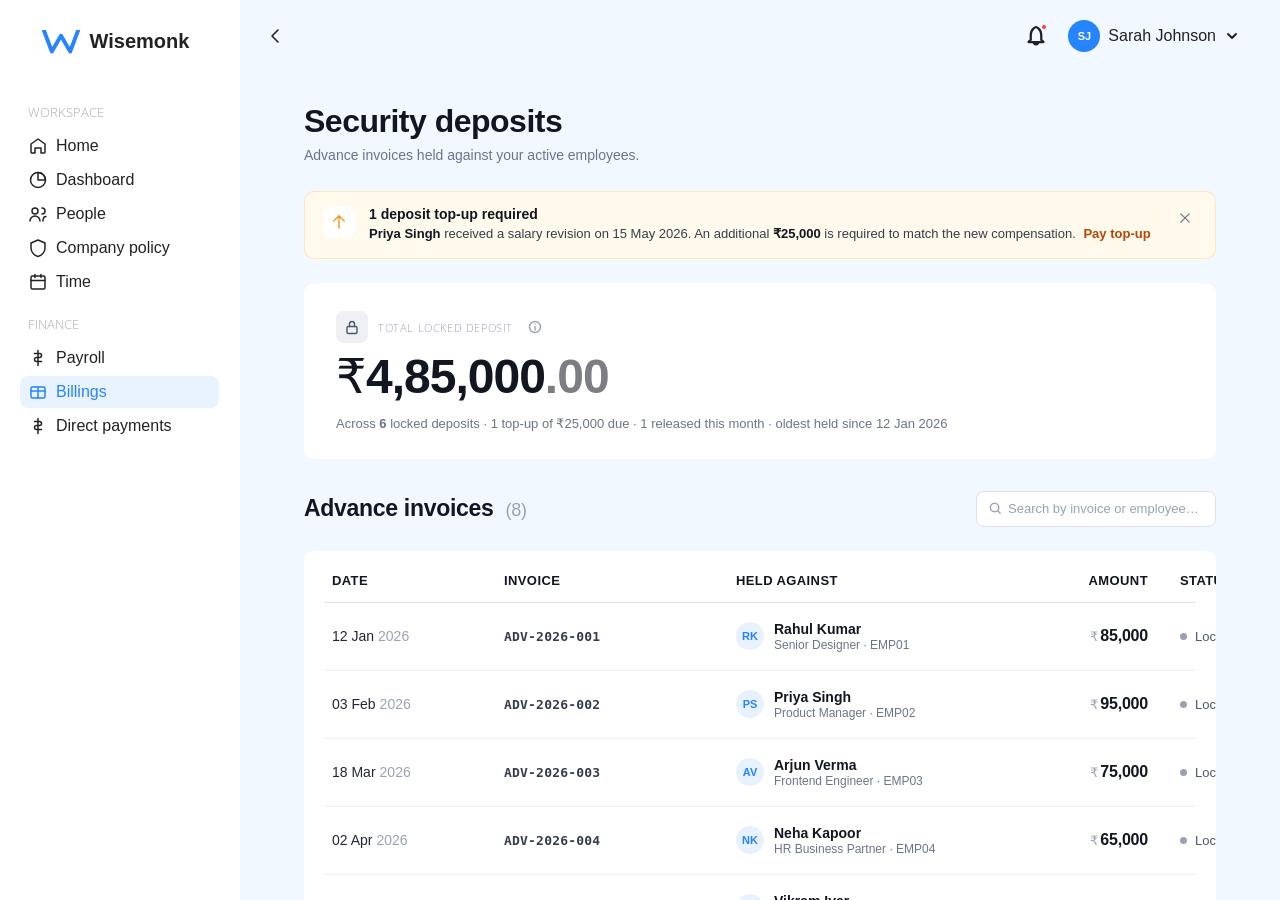
<file: deposits.html>
<!DOCTYPE html>
<html lang="en">
<head>
<meta charset="UTF-8">
<meta name="viewport" content="width=device-width, initial-scale=1.0">
<title>Security deposits - Wisemonk</title>
<link href="https://api.fontshare.com/v2/css?f[]=satoshi@400,500,600,700&display=swap" rel="stylesheet">
<link href="https://fonts.googleapis.com/css2?family=Open+Sans:wght@300&display=swap" rel="stylesheet">
<style>
:root{--p50:#E8F2FF;--p100:#C5DCFF;--p200:#9DC4FF;--p300:#72ABFF;--p400:#4D97FF;--p500:#2684FF;--p600:#1A6FE0;--p700:#1059BD;--p800:#09449A;--p900:#03307A;--n0:#FFFFFF;--n50:#F7F8FA;--n100:#EEF0F4;--n200:#DDE1E9;--n300:#C4CAD6;--n400:#9AA2B2;--n500:#6B7588;--n600:#4E5768;--n700:#363D4D;--n800:#222733;--n900:#121620;--bg:#F1F8FF;--bd:#EEF0F4;--bd-strong:#DDE1E9;--brand:#2684FF;--s50:#E6F9F0;--s500:#12B76A;--s700:#027A48;--w50:#FFFAEB;--w500:#F79009;--w700:#B54708;--d50:#FFF1F0;--d500:#F04438;--d700:#B42318;--font:'Satoshi',sans-serif;--font-tag:'Open Sans',sans-serif;--rmd:8px;--rlg:10px;--rfull:9999px}
*,*::before,*::after{box-sizing:border-box;margin:0;padding:0}
body{font-family:var(--font);background:var(--bg);color:var(--n800);-webkit-font-smoothing:antialiased;height:100vh;overflow:hidden}
.app{display:flex;height:100vh}

/* sidebar — Figma 94:317 */
.sidebar{width:240px;flex-shrink:0;background:#FFFFFF;border-right:1px solid #FFFFFF;display:flex;flex-direction:column;align-items:flex-start;padding:30px 20px;gap:0;z-index:1}
.sidebar-inner{flex:1;display:flex;flex-direction:column;align-items:center;gap:32px;width:100%;min-height:0}
.logo{height:32px;width:160px;display:flex;align-items:flex-start;justify-content:flex-start;gap:8px;font-size:20px;font-weight:700;color:#222224;padding:0;flex-shrink:0;overflow:hidden}
.logo svg{width:42px;height:42px;flex-shrink:0;margin-top:-10px}
.nav-group{flex:1;display:flex;flex-direction:column;gap:8px;width:100%;min-height:0;align-items:flex-start}
.nav-section{display:flex;flex-direction:column;width:100%}
.slab{font-family:'Open Sans',sans-serif;font-size:13px;font-weight:300;color:#abadb1;letter-spacing:0;text-transform:uppercase;padding:0 8px;height:36px;display:flex;align-items:center;width:100%;line-height:1}
.nav-list{display:flex;flex-direction:column;gap:2px;width:100%}
.nav{display:flex;align-items:center;gap:8px;height:32px;padding:6px 8px;border-radius:8px;font-family:'Satoshi',sans-serif;font-size:16px;font-weight:500;color:#222224;cursor:pointer;transition:background 120ms;text-decoration:none;background:#FFFFFF;overflow:hidden;line-height:1}
.nav svg{width:20px;height:20px;flex-shrink:0;color:#222224}
.nav:hover{background:#F7F8FA}
.nav.active{background:rgba(38,132,255,0.1);color:#2684FF}
.nav.active svg{color:#2684FF}

/* main shell */
.main{flex:1;display:flex;flex-direction:column;overflow:hidden;min-width:0;position:relative;background:#F1F8FF}
.topbar{flex-shrink:0;background:#F1F8FF;border-bottom:none;display:flex;align-items:center;justify-content:space-between;padding:20px 40px 20px 20px;z-index:5;gap:16px}
.topbar-left{display:flex;align-items:center;gap:14px}
.back-btn{width:32px;height:32px;border-radius:8px;background:transparent;border:none;display:flex;align-items:center;justify-content:center;cursor:pointer;color:#222224;text-decoration:none}
.back-btn:hover{background:rgba(0,0,0,0.04)}
.back-btn svg{width:18px;height:18px}
.topbar-title{font-size:23px;font-weight:700;color:#222224;line-height:1;letter-spacing:0}
.topbar-right{display:flex;align-items:center;gap:16px}
.bell{width:32px;height:32px;border-radius:6px;background:transparent;border:none;display:flex;align-items:center;justify-content:center;cursor:pointer;position:relative;padding:0}
.bell svg{width:24px;height:24px;color:#222224}
.bell .dot{position:absolute;top:4px;right:5px;width:6px;height:6px;border-radius:50%;background:var(--d500);border:1px solid #F1F8FF}
.uchip{display:flex;align-items:center;gap:8px;cursor:pointer}
.uavatar{width:32px;height:32px;border-radius:9999px;background:var(--brand);display:flex;align-items:center;justify-content:center;font-size:11px;font-weight:600;color:#fff;line-height:20px;font-family:'Inter',var(--font)}
.uname{font-size:16px;font-weight:500;color:#222224;display:flex;align-items:center;gap:8px;white-space:nowrap}
.uname svg{width:16px;height:16px;color:#222224}

.body-area{flex:1;display:flex;overflow:hidden;position:relative}
.page-body{flex:1;overflow-y:auto;padding:32px 64px 64px;display:flex;flex-direction:column;gap:0}
.page-body::-webkit-scrollbar{width:4px}
.page-body::-webkit-scrollbar-thumb{background:var(--n200);border-radius:10px}
.container{max-width:1100px;width:100%;margin:0 auto;display:flex;flex-direction:column;gap:24px}

/* page header */
.ph{display:flex;align-items:flex-end;justify-content:space-between;gap:20px}
.ph-left{display:flex;flex-direction:column;gap:6px}
.pt{font-size:32px;font-weight:700;color:var(--n900);letter-spacing:-0.5px;line-height:1.1}
.ps{font-size:14px;color:var(--n500);max-width:640px;line-height:1.55}

/* summary card */
.sum-card{background:#FFFFFF;border-radius:var(--rlg);padding:28px 32px;display:flex;align-items:flex-start;justify-content:space-between;gap:24px}
.sum-left{display:flex;flex-direction:column;gap:6px}
.sum-toprow{display:flex;align-items:center;gap:10px}
.sum-lock{display:inline-flex;width:32px;height:32px;align-items:center;justify-content:center;background:var(--n100);border-radius:8px;color:var(--n600);flex-shrink:0}
.sum-lock svg{width:16px;height:16px}
.sum-label{font-family:var(--font-tag);font-size:11px;font-weight:300;color:var(--n400);letter-spacing:.6px;text-transform:uppercase}
.sum-pill{display:inline-flex;align-items:center;padding:3px 10px;background:var(--n100);color:var(--n600);font-size:11px;font-weight:600;border-radius:var(--rfull);text-transform:uppercase;letter-spacing:.4px}
.sum-amt{font-size:48px;font-weight:700;color:var(--n900);letter-spacing:-1px;line-height:1.1;margin-top:2px}
.sum-amt .cur{font-weight:500}
.sum-amt .dec{opacity:.55}
.sum-meta{font-size:13px;color:var(--n500);margin-top:6px}

/* salary-increase top-up alert */
.topup-alert{display:flex;align-items:flex-start;gap:14px;padding:14px 18px;background:var(--w50);border-radius:var(--rlg);border:1px solid #F7900930}
.topup-alert.hidden{display:none}
.ta-icon{width:32px;height:32px;border-radius:8px;background:var(--n0);display:flex;align-items:center;justify-content:center;flex-shrink:0;color:var(--w500)}
.ta-icon svg{width:16px;height:16px}
.ta-text{flex:1;min-width:0;display:flex;flex-direction:column;gap:2px}
.ta-title{font-size:14px;font-weight:700;color:var(--n900)}
.ta-body{font-size:13px;color:var(--n700);line-height:1.55}
.ta-body strong{color:var(--n900);font-weight:700}
.ta-link{color:var(--w700);font-weight:700;text-decoration:none;cursor:pointer;margin-left:4px}
.ta-link:hover{text-decoration:underline}
.ta-close{width:24px;height:24px;border-radius:6px;border:none;background:transparent;display:flex;align-items:center;justify-content:center;cursor:pointer;flex-shrink:0;color:var(--n500)}
.ta-close:hover{background:#F7900920}
.ta-close svg{width:10px;height:10px}

/* info banner */
.info-banner{display:flex;gap:14px;padding:16px 20px;background:var(--p50);border-radius:var(--rlg);align-items:flex-start}
.info-icon{display:inline-flex;width:24px;height:24px;align-items:center;justify-content:center;color:var(--brand);flex-shrink:0;margin-top:1px}
.info-icon svg{width:18px;height:18px}
.info-text{font-size:13px;color:var(--n700);line-height:1.6}
.info-text strong{color:var(--n900);font-weight:700}

/* policy popover (info icon next to summary card) */
.policy-wrap{position:relative;display:inline-flex}
.policy-btn{width:24px;height:24px;border-radius:9999px;border:none;background:transparent;display:flex;align-items:center;justify-content:center;cursor:pointer;color:var(--n400);padding:0}
.policy-btn:hover{background:var(--n100);color:var(--n700)}
.policy-btn svg{width:14px;height:14px}
.policy-pop{position:absolute;top:calc(100% + 8px);left:-12px;width:340px;background:var(--n0);border:1px solid var(--bd);border-radius:var(--rlg);box-shadow:0 8px 28px rgba(0,0,0,0.10);padding:16px;display:none;z-index:50}
.policy-pop.show{display:flex;flex-direction:column;gap:12px}
.policy-pop::before{content:'';position:absolute;top:-6px;left:18px;width:10px;height:10px;background:var(--n0);border-top:1px solid var(--bd);border-left:1px solid var(--bd);transform:rotate(45deg)}
.pp-title{font-family:var(--font-tag);font-size:11px;font-weight:300;color:var(--n400);letter-spacing:.6px;text-transform:uppercase;margin-bottom:2px}
.pp-item{display:flex;gap:10px;align-items:flex-start}
.pp-ico{display:inline-flex;width:24px;height:24px;align-items:center;justify-content:center;border-radius:6px;flex-shrink:0;margin-top:1px}
.pp-ico svg{width:13px;height:13px}
.pp-ico.green{background:var(--s50);color:var(--s500)}
.pp-ico.blue{background:var(--p50);color:var(--brand)}
.pp-ico.amber{background:var(--w50);color:var(--w500)}
.pp-text{flex:1;font-size:12px;color:var(--n600);line-height:1.6}
.pp-text strong{color:var(--n900);font-weight:700}

/* section heading */
.section-head{display:flex;align-items:center;justify-content:space-between;margin-top:8px}
.section-title{font-size:23px;font-weight:700;color:var(--n900);letter-spacing:-0.3px}
.section-title .count{font-size:18px;font-weight:500;color:var(--n400);margin-left:6px}
.section-tools{display:flex;align-items:center;gap:14px}
.search-box{display:flex;align-items:center;gap:6px;height:36px;padding:0 12px;background:var(--n0);border:1px solid var(--bd-strong);border-radius:var(--rmd);min-width:240px}
.search-box svg{width:13px;height:13px;color:var(--n400);flex-shrink:0}
.search-box input{border:none;outline:none;font-family:var(--font);font-size:13px;color:var(--n800);background:transparent;width:100%}
.search-box input::placeholder{color:var(--n400)}

/* table */
.table{width:100%;background:#FFFFFF;border-radius:var(--rlg);padding:8px 20px;overflow:hidden}
.thead{display:grid;grid-template-columns:140px 200px minmax(220px,1fr) 160px 140px 32px;padding:14px 8px;border-bottom:1px solid var(--n200);gap:32px;align-items:center}
.th{font-family:var(--font);font-size:13px;font-weight:700;color:var(--n900);text-transform:uppercase;letter-spacing:.4px}
.th.right{text-align:right}
.trow{display:grid;grid-template-columns:140px 200px minmax(220px,1fr) 160px 140px 32px;padding:18px 8px;border-bottom:1px solid var(--bd);gap:32px;align-items:center;cursor:pointer;transition:background 120ms}
.trow:last-child{border-bottom:none}
.trow:hover{background:var(--n50)}
.tdate{font-size:14px;color:var(--n800);font-weight:500}
.tdate .y{color:var(--n400);font-weight:400;margin-left:4px}
.tref{font-size:13px;color:var(--n700);font-weight:600;font-family:'SF Mono','Menlo',monospace;letter-spacing:.2px}
.treason{display:flex;align-items:center;gap:10px;min-width:0}
.tava{width:28px;height:28px;border-radius:9999px;display:flex;align-items:center;justify-content:center;font-size:11px;font-weight:700;flex-shrink:0}
.tinfo{min-width:0;display:flex;flex-direction:column;gap:1px}
.tinfo-title{font-size:14px;font-weight:600;color:var(--n900);white-space:nowrap;overflow:hidden;text-overflow:ellipsis}
.tinfo-meta{font-size:12px;color:var(--n500)}
.tamt{font-size:16px;font-weight:600;color:var(--n900);text-align:right;letter-spacing:-0.2px}
.tamt .cur{font-size:13px;font-weight:500;color:var(--n400);margin-right:2px}
.tstatus{display:flex;align-items:center;gap:8px;font-size:13px;color:var(--n600);font-weight:500}
.tstatus .stdot{width:7px;height:7px;border-radius:50%;background:var(--n400);flex-shrink:0}
.tstatus.pending{color:var(--w700)}
.tstatus.pending .stdot{background:var(--w500);box-shadow:0 0 0 3px #F790091a}
.tstatus.adjusted{color:var(--p700)}
.tstatus.adjusted .stdot{background:var(--brand)}
.tstatus.released{color:var(--n600)}
.tstatus.released .stdot{background:var(--n400)}
.trow.is-released .tamt,.trow.is-released .tinfo-title{color:var(--n500)}
.trow.is-released .tamt .cur,.trow.is-released .tinfo-meta{color:var(--n400)}
/* drawer */
.drawer{position:absolute;top:0;right:0;bottom:0;width:46%;min-width:440px;background:var(--n0);border-left:1px solid var(--bd);display:flex;flex-direction:column;overflow:hidden;transition:transform 260ms cubic-bezier(0.4,0,0.2,1),opacity 220ms;box-shadow:-4px 0 24px rgba(0,0,0,0.10);z-index:10}
.drawer.hidden{transform:translateX(100%);opacity:0;pointer-events:none;box-shadow:none}
.dr-head{padding:18px 24px;border-bottom:1px solid var(--bd);display:flex;align-items:center;justify-content:space-between;flex-shrink:0}
.dr-title{font-size:16px;font-weight:700;color:var(--n900)}
.m-close{width:32px;height:32px;border-radius:8px;border:1px solid var(--bd);background:var(--n0);display:flex;align-items:center;justify-content:center;cursor:pointer;flex-shrink:0}
.m-close:hover{background:var(--n50)}
.m-close svg{width:11px;height:11px;color:var(--n500)}
.dr-body{flex:1;overflow-y:auto;padding:24px;display:flex;flex-direction:column;gap:22px}
.dr-emp{display:flex;align-items:center;gap:12px}
.dr-emp-ava{width:48px;height:48px;border-radius:50%;display:flex;align-items:center;justify-content:center;font-size:16px;font-weight:700;flex-shrink:0}
.dr-emp-info{display:flex;flex-direction:column;gap:2px}
.dr-emp-name{font-size:16px;font-weight:700;color:var(--n900)}
.dr-emp-role{font-size:13px;color:var(--n500)}
.dr-amount-row{display:flex;flex-direction:column;gap:6px;padding-bottom:18px;border-bottom:1px solid var(--bd)}
.dr-amt{font-size:36px;font-weight:700;color:var(--n900);letter-spacing:-0.6px;line-height:1.1}
.dr-amt .cur{font-weight:500;color:var(--n400)}
.dr-amt-meta{display:flex;align-items:center;gap:8px}
.dr-status-pill{display:inline-flex;align-items:center;gap:6px;padding:4px 10px;background:var(--n100);color:var(--n700);font-size:12px;font-weight:600;border-radius:var(--rfull)}
.dr-status-pill.amber{background:var(--w50);color:var(--w700)}
.dr-status-pill.blue{background:var(--p50);color:var(--p700)}
.dr-status-pill .stdot{width:6px;height:6px;border-radius:50%;background:currentColor}
.dr-sec{display:flex;flex-direction:column;gap:10px}
.dr-stitle{font-family:var(--font-tag);font-size:11px;font-weight:300;color:var(--n400);letter-spacing:.6px;text-transform:uppercase}
.dr-grid{display:grid;grid-template-columns:1fr 1fr;gap:14px 20px}
.dr-cell{display:flex;flex-direction:column;gap:3px}
.dr-clabel{font-size:12px;color:var(--n400)}
.dr-cval{font-size:13px;color:var(--n800);font-weight:600;word-break:break-word}
.dr-scenario{display:flex;gap:12px;align-items:flex-start;padding:14px 16px;border-radius:var(--rlg)}
.dr-scenario.amber{background:var(--w50)}
.dr-scenario.blue{background:var(--p50)}
.dr-scenario.green{background:var(--n50)}
.dr-scenario.green .dr-sc-ico{color:var(--n600);background:var(--n0)}
.dr-sc-ico{display:inline-flex;width:28px;height:28px;align-items:center;justify-content:center;border-radius:8px;background:var(--n0);flex-shrink:0;color:var(--brand)}
.dr-scenario.amber .dr-sc-ico{color:var(--w500)}
.dr-sc-ico svg{width:14px;height:14px}
.dr-sc-text{flex:1;font-size:13px;color:var(--n700);line-height:1.55}
.dr-sc-text strong{color:var(--n900);font-weight:700}
.dr-sc-title{font-size:14px;font-weight:700;color:var(--n900);margin-bottom:2px}
.dr-diff-card{background:var(--n0);border:1px solid var(--bd);border-radius:var(--rlg);padding:14px 16px;display:flex;flex-direction:column;gap:0}
.dr-diff-row{display:flex;align-items:center;justify-content:space-between;gap:12px;padding:8px 0;border:none}
.dr-diff-row:last-child{font-weight:700;padding-top:12px}
.dr-diff-label{font-size:13px;color:var(--n600);display:inline-flex;align-items:center;gap:6px}
.dr-diff-label svg{width:13px;height:13px;flex-shrink:0}
.dr-diff-val{font-size:14px;font-weight:600;color:var(--n900);font-family:var(--font);letter-spacing:-0.1px}
.dr-diff-row.warn .dr-diff-label{color:var(--w700)}
.dr-diff-row.warn .dr-diff-val{color:var(--w700);font-weight:700}
.dr-diff-row.neutral .dr-diff-label{color:var(--n500)}
.dr-diff-row.neutral .dr-diff-val{color:var(--n500)}
.dr-foot{padding:14px 20px;border-top:1px solid var(--bd);display:flex;gap:8px;flex-shrink:0;background:var(--n0)}
.btn-cancel{height:42px;padding:0 18px;background:var(--n0);border:1px solid var(--bd-strong);border-radius:var(--rmd);font-family:var(--font);font-size:14px;font-weight:600;color:var(--n700);cursor:pointer;transition:background 120ms}
.btn-cancel:hover{background:var(--n50)}
.btn-confirm{height:42px;padding:0 20px;background:var(--brand);border:none;border-radius:var(--rmd);font-family:var(--font);font-size:14px;font-weight:700;color:#fff;cursor:pointer;display:flex;align-items:center;justify-content:center;gap:8px;transition:background 120ms}
.btn-confirm:hover{background:var(--p600)}
.btn-confirm.amber{background:var(--w500)}
.btn-confirm.amber:hover{background:var(--w700)}
.type-badge{display:inline-flex;align-items:center;padding:1px 7px;font-size:10px;font-weight:700;border-radius:var(--rfull);text-transform:uppercase;letter-spacing:.4px;margin-left:4px;vertical-align:middle;font-family:var(--font)}
.tb-amber{background:var(--w50);color:var(--w700)}
.tb-blue{background:var(--p50);color:var(--p700)}
.tb-green{background:var(--n100);color:var(--n600)}
.raw{display:flex;justify-content:flex-end}
.rabtn{width:28px;height:28px;border-radius:var(--rmd);border:none;background:transparent;display:flex;align-items:center;justify-content:center;cursor:pointer}
.rabtn:hover{background:var(--n100)}
.rabtn svg{width:14px;height:14px;color:var(--n400)}

@media (max-width:900px){
  .policy-strip{grid-template-columns:1fr}
  .thead,.trow{grid-template-columns:110px 1fr 130px 32px;gap:16px}
  .thead .th:nth-child(2),.trow > div:nth-child(2),
  .thead .th:nth-child(5),.trow > div:nth-child(5){display:none}
}
</style>
</head>
<body>
<div class="app">
<aside class="sidebar">
  <div class="sidebar-inner">
    <div class="logo">
      <svg viewBox="0 0 32 32" fill="none" aria-hidden="true"><path d="M3 8L9 24L16 12L23 24L29 8" stroke="#2684FF" stroke-width="3" stroke-linecap="round" stroke-linejoin="round"/></svg>
      <span>Wisemonk</span>
    </div>
    <div class="nav-group">
      <div class="nav-section">
        <div class="slab">WORKSPACE</div>
        <div class="nav-list">
          <a class="nav" href="#"><svg viewBox="0 0 20 20" fill="none"><path d="M3 8L10 3L17 8V16C17 16.55 16.55 17 16 17H13V12H7V17H4C3.45 17 3 16.55 3 16V8Z" stroke="currentColor" stroke-width="1.5" stroke-linejoin="round"/></svg>Home</a>
          <a class="nav" href="#"><svg viewBox="0 0 20 20" fill="none"><path d="M10 2.5C14.14 2.5 17.5 5.86 17.5 10H10V2.5Z" stroke="currentColor" stroke-width="1.5" stroke-linejoin="round"/><circle cx="10" cy="10" r="7.5" stroke="currentColor" stroke-width="1.5"/></svg>Dashboard</a>
          <a class="nav" href="people.html"><svg viewBox="0 0 20 20" fill="none"><circle cx="7" cy="7" r="3" stroke="currentColor" stroke-width="1.5"/><path d="M2 17C2 14.24 4.24 12 7 12C9.76 12 12 14.24 12 17" stroke="currentColor" stroke-width="1.5" stroke-linecap="round"/><path d="M14 4C15.66 4 17 5.34 17 7C17 8.66 15.66 10 14 10" stroke="currentColor" stroke-width="1.5" stroke-linecap="round"/><path d="M15 17C15 14.24 16.5 12.5 18 12.5" stroke="currentColor" stroke-width="1.5" stroke-linecap="round"/></svg>People</a>
          <a class="nav" href="#"><svg viewBox="0 0 20 20" fill="none"><path d="M10 2L17 5V10C17 14 13.87 17.5 10 18.5C6.13 17.5 3 14 3 10V5L10 2Z" stroke="currentColor" stroke-width="1.5" stroke-linejoin="round"/></svg>Company policy</a>
          <a class="nav" href="#"><svg viewBox="0 0 20 20" fill="none"><rect x="3" y="4" width="14" height="13" rx="1.5" stroke="currentColor" stroke-width="1.5"/><path d="M7 2.5V5.5M13 2.5V5.5M3 8.5H17" stroke="currentColor" stroke-width="1.5" stroke-linecap="round"/></svg>Time</a>
        </div>
      </div>
      <div class="nav-section">
        <div class="slab">FINANCE</div>
        <div class="nav-list">
          <a class="nav" href="#"><svg viewBox="0 0 20 20" fill="none"><path d="M10 2.5V17.5M6.5 5.5H11.5C12.6 5.5 13.5 6.4 13.5 7.5C13.5 8.6 12.6 9.5 11.5 9.5H8.5C7.4 9.5 6.5 10.4 6.5 11.5C6.5 12.6 7.4 13.5 8.5 13.5H13.5" stroke="currentColor" stroke-width="1.5" stroke-linecap="round" stroke-linejoin="round"/></svg>Payroll</a>
          <a class="nav active" href="billing.html"><svg viewBox="0 0 20 20" fill="none"><rect x="3" y="5" width="14" height="11" rx="1.5" stroke="currentColor" stroke-width="1.5"/><path d="M3 9H17M10 5V16" stroke="currentColor" stroke-width="1.5" stroke-linecap="round"/></svg>Billings</a>
          <a class="nav" href="#"><svg viewBox="0 0 20 20" fill="none"><path d="M10 2.5V17.5M6.5 5.5H11.5C12.6 5.5 13.5 6.4 13.5 7.5C13.5 8.6 12.6 9.5 11.5 9.5H8.5C7.4 9.5 6.5 10.4 6.5 11.5C6.5 12.6 7.4 13.5 8.5 13.5H13.5" stroke="currentColor" stroke-width="1.5" stroke-linecap="round" stroke-linejoin="round"/></svg>Direct payments</a>
        </div>
      </div>
    </div>
  </div>
</aside>

<main class="main">
  <div class="topbar">
    <div class="topbar-left">
      <a class="back-btn" href="billing.html" title="Back to Wallet"><svg viewBox="0 0 18 18" fill="none"><path d="M11 3L5 9L11 15" stroke="currentColor" stroke-width="1.6" stroke-linecap="round" stroke-linejoin="round"/></svg></a>
      <span class="topbar-title"></span>
    </div>
    <div class="topbar-right">
      <button class="bell"><svg viewBox="0 0 16 16" fill="none"><path d="M8 2C8 2 4.5 3 4.5 7.5V10.5L3 12H13L11.5 10.5V7.5C11.5 3 8 2 8 2Z" stroke="currentColor" stroke-width="1.5" stroke-linejoin="round"/><path d="M6.5 12C6.5 12.83 7.17 13.5 8 13.5C8.83 13.5 9.5 12.83 9.5 12" stroke="currentColor" stroke-width="1.5" stroke-linecap="round"/></svg><span class="dot"></span></button>
      <div class="uchip"><div class="uavatar">SJ</div><span class="uname">Sarah Johnson<svg viewBox="0 0 12 12" fill="none"><path d="M3 4.5L6 7.5L9 4.5" stroke="currentColor" stroke-width="1.5" stroke-linecap="round" stroke-linejoin="round"/></svg></span></div>
    </div>
  </div>

  <div class="body-area">
    <div class="page-body">
      <div class="container">

        <!-- page header -->
        <div class="ph">
          <div class="ph-left">
            <div class="pt">Security deposits</div>
            <div class="ps">Advance invoices held against your active employees.</div>
          </div>
        </div>

        <!-- salary-increase top-up alert -->
        <div class="topup-alert" id="topupAlert">
          <div class="ta-icon"><svg viewBox="0 0 18 18" fill="none"><path d="M9 2V16M3 8L9 2L15 8" stroke="currentColor" stroke-width="1.5" stroke-linecap="round" stroke-linejoin="round"/></svg></div>
          <div class="ta-text">
            <div class="ta-title">1 deposit top-up required</div>
            <div class="ta-body"><strong>Priya Singh</strong> received a salary revision on 15 May 2026. An additional <strong>₹25,000</strong> is required to match the new compensation. <a class="ta-link" onclick="document.getElementById('topupAlert').classList.add('hidden')">Pay top-up</a></div>
          </div>
          <button class="ta-close" onclick="document.getElementById('topupAlert').classList.add('hidden')"><svg viewBox="0 0 12 12" fill="none"><path d="M1 1L11 11M11 1L1 11" stroke="currentColor" stroke-width="1.5" stroke-linecap="round"/></svg></button>
        </div>

        <!-- summary card -->
        <div class="sum-card">
          <div class="sum-left">
            <div class="sum-toprow">
              <span class="sum-lock"><svg viewBox="0 0 16 16" fill="none"><rect x="3" y="7.5" width="10" height="7" rx="1.2" stroke="currentColor" stroke-width="1.4"/><path d="M5.5 7.5V5C5.5 3.62 6.62 2.5 8 2.5C9.38 2.5 10.5 3.62 10.5 5V7.5" stroke="currentColor" stroke-width="1.4" stroke-linecap="round"/></svg></span>
              <span class="sum-label">Total locked deposit</span>
              <div class="policy-wrap">
                <button class="policy-btn" onclick="togglePolicy(event)" aria-label="Deposit policy">
                  <svg viewBox="0 0 14 14" fill="none"><circle cx="7" cy="7" r="5.5" stroke="currentColor" stroke-width="1.4"/><path d="M7 6.5V10M7 4V4.1" stroke="currentColor" stroke-width="1.4" stroke-linecap="round"/></svg>
                </button>
                <div class="policy-pop" id="policyPop">
                  <div class="pp-title">Deposit policy</div>
                  <div class="pp-item">
                    <span class="pp-ico green"><svg viewBox="0 0 16 16" fill="none"><path d="M2 6C2.5 4 4.5 3 6.5 3C9.26 3 11.5 5.24 11.5 8C11.5 10.76 9.26 13 6.5 13C4.5 13 2.5 12 2 10M2 6V3M2 6H5" stroke="currentColor" stroke-width="1.5" stroke-linecap="round" stroke-linejoin="round"/></svg></span>
                    <div class="pp-text"><strong>Refundable at offboarding.</strong> When an employee exits, their deposit is returned to your bank within 30 days of final settlement.</div>
                  </div>
                  <div class="pp-item">
                    <span class="pp-ico blue"><svg viewBox="0 0 16 16" fill="none"><path d="M2 8H14M9 4L13 8L9 12" stroke="currentColor" stroke-width="1.5" stroke-linecap="round" stroke-linejoin="round"/></svg></span>
                    <div class="pp-text"><strong>Adjustable for new joiners.</strong> Existing deposits can be transferred to cover the advance for a new employee instead of paying again.</div>
                  </div>
                  <div class="pp-item">
                    <span class="pp-ico amber"><svg viewBox="0 0 16 16" fill="none"><path d="M8 2V14M3 7L8 2L13 7" stroke="currentColor" stroke-width="1.5" stroke-linecap="round" stroke-linejoin="round"/></svg></span>
                    <div class="pp-text"><strong>Top-up on salary increase.</strong> If an employee's salary is revised upward, an additional deposit is required to match the new compensation level.</div>
                  </div>
                </div>
              </div>
            </div>
            <div class="sum-amt"><span class="cur">₹</span>4,85,000<span class="dec">.00</span></div>
            <div class="sum-meta">Across <strong id="depCount">6</strong> locked deposits · 1 top-up of ₹25,000 due · 1 released this month · oldest held since 12 Jan 2026</div>
          </div>
        </div>

        <!-- section heading -->
        <div class="section-head">
          <div class="section-title">Advance invoices <span class="count">(<span id="invCount">5</span>)</span></div>
          <div class="section-tools">
            <div class="search-box">
              <svg viewBox="0 0 14 14" fill="none"><circle cx="6" cy="6" r="4.5" stroke="currentColor" stroke-width="1.5"/><path d="M9.5 9.5L12 12" stroke="currentColor" stroke-width="1.5" stroke-linecap="round"/></svg>
              <input type="text" placeholder="Search by invoice or employee…" oninput="filterInvoices(this.value)"/>
            </div>
          </div>
        </div>

        <!-- table -->
        <div class="table">
          <div class="thead">
            <div class="th">Date</div>
            <div class="th">Invoice</div>
            <div class="th">Held against</div>
            <div class="th right">Amount</div>
            <div class="th">Status</div>
            <div class="th"></div>
          </div>
          <div id="invBody"></div>
        </div>

      </div>
    </div>

    <!-- Deposit detail drawer -->
    <div class="drawer hidden" id="depDrawer">
      <div class="dr-head">
        <div class="dr-title" id="drTitle">Deposit details</div>
        <button class="m-close" onclick="closeDepDrawer()"><svg viewBox="0 0 12 12" fill="none"><path d="M1 1L11 11M11 1L1 11" stroke="currentColor" stroke-width="1.5" stroke-linecap="round"/></svg></button>
      </div>
      <div class="dr-body" id="drBody"></div>
      <div class="dr-foot" id="drFoot">
        <button class="btn-cancel" onclick="closeDepDrawer()" style="flex:1">Close</button>
      </div>
    </div>

  </div>
</main>
</div>

<script>
// Advance invoices held against active employees.
// Locked. Only refundable at offboarding or adjustable for new joiners.
const ADV = [
  {id:'ADV-2026-001', date:'12 Jan', year:'2026', empName:'Rahul Kumar', empId:'EMP01', empRole:'Senior Designer', avatarBg:'#E8F2FF', avatarColor:'#2684FF', initials:'RK', amount:85000, status:'Locked', type:'Initial'},
  {id:'ADV-2026-002', date:'03 Feb', year:'2026', empName:'Priya Singh', empId:'EMP02', empRole:'Product Manager', avatarBg:'#E8F2FF', avatarColor:'#2684FF', initials:'PS', amount:95000, status:'Locked', type:'Initial'},
  {id:'ADV-2026-003', date:'18 Mar', year:'2026', empName:'Arjun Verma', empId:'EMP03', empRole:'Frontend Engineer', avatarBg:'#E8F2FF', avatarColor:'#2684FF', initials:'AV', amount:75000, status:'Locked', type:'Initial'},
  {id:'ADV-2026-004', date:'02 Apr', year:'2026', empName:'Neha Kapoor', empId:'EMP04', empRole:'HR Business Partner', avatarBg:'#E8F2FF', avatarColor:'#2684FF', initials:'NK', amount:65000, status:'Locked', type:'Initial'},
  {id:'ADV-2026-005', date:'21 Apr', year:'2026', empName:'Vikram Iyer', empId:'EMP05', empRole:'Backend Engineer', avatarBg:'#E8F2FF', avatarColor:'#2684FF', initials:'VI', amount:95000, status:'Locked', type:'Initial'},
  {id:'ADV-2026-006', date:'12 May', year:'2026', empName:'Karthik Reddy', empId:'EMP06', empRole:'QA Engineer', avatarBg:'#E8F2FF', avatarColor:'#2684FF', initials:'KR', amount:70000, status:'Adjusted', type:'Adjusted', sub:'Transferred from Sneha Arora (exit)'},
  {id:'ADV-2026-007', date:'18 May', year:'2026', empName:'Priya Singh', empId:'EMP02', empRole:'Product Manager', avatarBg:'#E8F2FF', avatarColor:'#2684FF', initials:'PS', amount:25000, status:'Top-up due', type:'Top-up', sub:'Salary revised on 15 May 2026'},
  {id:'ADV-2026-008', date:'25 May', year:'2026', empName:'Pooja Mehta', empId:'EMP08', empRole:'Backend Engineer', avatarBg:'#E8F2FF', avatarColor:'#2684FF', initials:'PM', amount:80000, status:'Released', type:'Released', exitDate:'22 May 2026', releaseDestination:'wallet'}
];

function fmtINR(n){ return n.toLocaleString('en-IN') }

function typeBadge(type){
  if(type==='Top-up') return '<span class="type-badge tb-amber">Top-up</span>';
  if(type==='Adjusted') return '<span class="type-badge tb-blue">Adjusted</span>';
  if(type==='Released') return '<span class="type-badge tb-green">Released</span>';
  return '';
}
function rowHTML(t, idx){
  const stCls = t.status==='Released' ? 'released' : '';
  const stLabel = t.status==='Released' ? 'Released' : 'Locked';
  return `<div class="trow ${t.status==='Released'?'is-released':''}" data-search="${(t.id+' '+t.empName+' '+t.empRole+' '+t.amount+' '+(t.sub||'')).toLowerCase()}" onclick="openDepDrawer(${idx})">
    <div class="tdate">${t.date}<span class="y">${t.year}</span></div>
    <div class="tref">${t.id} ${typeBadge(t.type)}</div>
    <div class="treason">
      <div class="tava" style="background:${t.avatarBg};color:${t.avatarColor}">${t.initials}</div>
      <div class="tinfo">
        <div class="tinfo-title">${t.empName}</div>
        <div class="tinfo-meta">${t.empRole} · ${t.empId}</div>
      </div>
    </div>
    <div class="tamt"><span class="cur">₹</span>${fmtINR(t.amount)}</div>
    <div class="tstatus ${stCls}"><span class="stdot"></span>${stLabel}</div>
    <div class="raw" onclick="event.stopPropagation()"><button class="rabtn" title="More" onclick="openDepDrawer(${idx})"><svg viewBox="0 0 14 14" fill="none"><circle cx="2.5" cy="7" r="1.2" fill="currentColor"/><circle cx="7" cy="7" r="1.2" fill="currentColor"/><circle cx="11.5" cy="7" r="1.2" fill="currentColor"/></svg></button></div>
  </div>`;
}

function render(){
  document.getElementById('invBody').innerHTML = ADV.map((t,i)=>rowHTML(t,i)).join('');
  document.getElementById('invCount').textContent = ADV.length;
  const lockedCount = ADV.filter(a => a.status !== 'Top-up due' && a.status !== 'Released').length;
  document.getElementById('depCount').textContent = lockedCount;
}

function filterInvoices(q){
  const query = (q||'').toLowerCase();
  let visible = 0;
  document.querySelectorAll('.trow').forEach(r=>{
    const show = !query || r.dataset.search.includes(query);
    r.style.display = show ? 'grid' : 'none';
    if(show) visible++;
  });
  document.getElementById('invCount').textContent = visible;
}

render();

function openDepDrawer(idx){
  const t = ADV[idx];
  if(!t) return;
  document.getElementById('drTitle').textContent = t.id;
  const pillCls = t.status==='Top-up due' ? 'amber' : (t.status==='Adjusted' ? 'blue' : '');
  const statusLabel = t.status;
  let scenario = '';
  if(t.type==='Adjusted'){
    const originalDeposit = 85000;
    const newRequired = t.amount;
    const delta = originalDeposit - newRequired;
    let diffRow = '';
    if(delta > 0){
      diffRow = `<div class="dr-diff-row"><span class="dr-diff-label">Excess credited to account</span><span class="dr-diff-val">₹${fmtINR(delta)}</span></div>`;
    } else if(delta < 0){
      diffRow = `<div class="dr-diff-row warn"><span class="dr-diff-label">Top-up required</span><span class="dr-diff-val">₹${fmtINR(Math.abs(delta))}</span></div>`;
    } else {
      diffRow = `<div class="dr-diff-row neutral"><span class="dr-diff-label">Exact match — no adjustment needed</span><span class="dr-diff-val">₹0</span></div>`;
    }
    scenario = `
      <div class="dr-sec">
        <div class="dr-stitle">Adjustment context</div>
        <div class="dr-scenario blue">
          <div class="dr-sc-ico"><svg viewBox="0 0 16 16" fill="none"><path d="M2 8H14M9 4L13 8L9 12" stroke="currentColor" stroke-width="1.5" stroke-linecap="round" stroke-linejoin="round"/></svg></div>
          <div class="dr-sc-text">
            <div class="dr-sc-title">Adjusted from an exiting employee</div>
            This deposit was originally held against <strong>Sneha Arora</strong> (EMP07), who exited on <strong>08 May 2026</strong>. Instead of refunding, the locked amount was transferred to cover the advance for the new joiner <strong>${t.empName}</strong>.
          </div>
        </div>
        <div class="dr-diff-card">
          <div class="dr-diff-row"><span class="dr-diff-label">Original deposit · Sneha Arora</span><span class="dr-diff-val">₹${fmtINR(originalDeposit)}</span></div>
          <div class="dr-diff-row"><span class="dr-diff-label">New required · ${t.empName}</span><span class="dr-diff-val">₹${fmtINR(newRequired)}</span></div>
          ${diffRow}
        </div>
      </div>`;
  } else if(t.type==='Released'){
    const destLabel = t.releaseDestination==='bank' ? 'refunded to your bank account' : 'credited back to your account and available against future invoices';
    const destShort = t.releaseDestination==='bank' ? 'Bank refund' : 'Wallet credit';
    scenario = `
      <div class="dr-sec">
        <div class="dr-stitle">Release context</div>
        <div class="dr-scenario green">
          <div class="dr-sc-ico"><svg viewBox="0 0 16 16" fill="none"><path d="M2 6C2.5 4 4.5 3 6.5 3C9.26 3 11.5 5.24 11.5 8C11.5 10.76 9.26 13 6.5 13C4.5 13 2.5 12 2 10M2 6V3M2 6H5" stroke="currentColor" stroke-width="1.5" stroke-linecap="round" stroke-linejoin="round"/></svg></div>
          <div class="dr-sc-text">
            <div class="dr-sc-title">Deposit released as credit</div>
            <strong>${t.empName}</strong>'s locked deposit of <strong>₹${fmtINR(t.amount)}</strong> was ${destLabel}.
          </div>
        </div>
      </div>
      <div class="dr-sec">
        <div class="dr-stitle">Release details</div>
        <div class="dr-diff-card">
          <div class="dr-diff-row"><span class="dr-diff-label">Original deposit</span><span class="dr-diff-val">₹${fmtINR(t.amount)}</span></div>
          <div class="dr-diff-row"><span class="dr-diff-label">Released on</span><span class="dr-diff-val">${t.date} ${t.year}</span></div>
          <div class="dr-diff-row"><span class="dr-diff-label">Refunded to</span><span class="dr-diff-val">${destShort}</span></div>
        </div>
      </div>`;
  } else if(t.type==='Top-up'){
    scenario = `
      <div class="dr-sec">
        <div class="dr-stitle">Top-up reason</div>
        <div class="dr-scenario amber">
          <div class="dr-sc-ico"><svg viewBox="0 0 16 16" fill="none"><path d="M8 2V14M3 7L8 2L13 7" stroke="currentColor" stroke-width="1.5" stroke-linecap="round" stroke-linejoin="round"/></svg></div>
          <div class="dr-sc-text">
            <div class="dr-sc-title">Salary revised — additional deposit required</div>
            <strong>${t.empName}</strong> received a salary increase effective <strong>15 May 2026</strong>. An additional <strong>₹${fmtINR(t.amount)}</strong> is required to match the new compensation level. Existing locked deposit: <strong>₹95,000</strong>.
          </div>
        </div>
      </div>`;
  } else {
    scenario = `
      <div class="dr-sec">
        <div class="dr-stitle">Held against</div>
        <div class="dr-scenario blue">
          <div class="dr-sc-ico"><svg viewBox="0 0 16 16" fill="none"><rect x="3" y="7.5" width="10" height="6" rx="1" stroke="currentColor" stroke-width="1.4"/><path d="M5.5 7.5V5C5.5 3.62 6.62 2.5 8 2.5C9.38 2.5 10.5 3.62 10.5 5V7.5" stroke="currentColor" stroke-width="1.4" stroke-linecap="round"/></svg></div>
          <div class="dr-sc-text">
            <div class="dr-sc-title">Initial onboarding deposit</div>
            Locked against <strong>${t.empName}</strong>'s active employment. Refundable at offboarding within 30 days of final settlement, or adjustable for a new joiner.
          </div>
        </div>
      </div>`;
  }
  document.getElementById('drBody').innerHTML = `
    <div class="dr-emp">
      <div class="dr-emp-ava" style="background:${t.avatarBg};color:${t.avatarColor}">${t.initials}</div>
      <div class="dr-emp-info">
        <div class="dr-emp-name">${t.empName}</div>
        <div class="dr-emp-role">${t.empRole} · ${t.empId}</div>
      </div>
    </div>
    <div class="dr-amount-row">
      <div class="dr-amt"><span class="cur">₹</span>${fmtINR(t.amount)}</div>
      <div class="dr-amt-meta">
        <span class="dr-status-pill ${pillCls}"><span class="stdot"></span>${statusLabel}</span>
        <span style="font-size:12px;color:var(--n500)">${t.date} ${t.year}</span>
      </div>
    </div>
    <div class="dr-sec">
      <div class="dr-stitle">Details</div>
      <div class="dr-grid">
        <div class="dr-cell"><span class="dr-clabel">Invoice</span><span class="dr-cval">${t.id}</span></div>
        <div class="dr-cell"><span class="dr-clabel">Type</span><span class="dr-cval">${t.type}</span></div>
        <div class="dr-cell"><span class="dr-clabel">Held since</span><span class="dr-cval">${t.date} ${t.year}</span></div>
        <div class="dr-cell"><span class="dr-clabel">Employee</span><span class="dr-cval">${t.empName} (${t.empId})</span></div>
      </div>
    </div>
    ${scenario}`;
  // footer action
  document.getElementById('drFoot').innerHTML = `<button class="btn-cancel" onclick="closeDepDrawer()" style="flex:1">Close</button>`;
  document.getElementById('depDrawer').classList.remove('hidden');
}
function closeDepDrawer(){
  document.getElementById('depDrawer').classList.add('hidden');
}

function togglePolicy(e){
  e.stopPropagation();
  const pop = document.getElementById('policyPop');
  const isOpen = pop.classList.toggle('show');
  if(isOpen){
    setTimeout(()=>{
      document.addEventListener('click', closePolicyOnOutside, {once:true});
    },0);
  }
}
function closePolicyOnOutside(e){
  const pop = document.getElementById('policyPop');
  if(pop && !pop.contains(e.target)) pop.classList.remove('show');
}
</script>
  <script defer src="https://anjuchorotiya.github.io/Client-freelancer/wisemonk-ui/dev-notes.js"></script>
</body>
</html>
</file>
<file: wisemonk-signup-portal/wisemonk-ui/wisemonk-ui.css>
/* ============================================================================
   Wisemonk UI — universal component library
   A portable, framework-free CSS + design-token system extracted from the
   Wisemonk portal. Everything is namespaced (`wm-` classes, `--wm-` tokens)
   so it can be dropped into any project without collisions.

   Font: Satoshi (UI) + Open Sans Light (tags only). Add to <head>:
     <link href="https://api.fontshare.com/v2/css?f[]=satoshi@400,500,600,700&display=swap" rel="stylesheet">
     <link href="https://fonts.googleapis.com/css2?family=Open+Sans:wght@300&display=swap" rel="stylesheet">

   Icons: same-document SVG sprite (Iconsax / Vuesax linear). Reference with
     <svg class="wm-ic"><use href="#ic-NAME"/></svg>
   ========================================================================== */

/* ---- Design tokens ------------------------------------------------------- */
:root {
  /* primary */
  --wm-primary-50: #E8F2FF;
  --wm-primary-100: #C5DCFF;
  --wm-primary-200: #9DC4FF;
  --wm-primary-300: #72ABFF;
  --wm-primary-400: #4D97FF;
  --wm-primary-500: #2684FF;
  --wm-primary-600: #1A6FE0;
  --wm-primary-700: #1059BD;
  --wm-primary-800: #09449A;
  --wm-primary-900: #03307A;
  /* neutral */
  --wm-neutral-0: #FFFFFF;
  --wm-neutral-50: #F7F8FA;
  --wm-neutral-100: #EEF0F4;
  --wm-neutral-200: #DDE1E9;
  --wm-neutral-300: #C4CAD6;
  --wm-neutral-400: #9AA2B2;
  --wm-neutral-500: #6B7588;
  --wm-neutral-600: #4E5768;
  --wm-neutral-700: #363D4D;
  --wm-neutral-800: #222733;
  --wm-neutral-900: #121620;
  /* dark accent (used by CTAs / comparison) */
  --wm-ink: #1A1D24;
  --wm-ink-strong: #000000;
  /* semantic */
  --wm-bg: #FFFFFF;
  --wm-bg-subtle: #F1F8FF;
  --wm-border: #EEF0F4;
  --wm-border-strong: #DDE1E9;
  --wm-text-primary: #222733;
  --wm-text-secondary: #363D4D;
  --wm-text-muted: #9AA2B2;
  /* success / warning / danger */
  --wm-success-50: #E6F9F0;
  --wm-success-500: #12B76A;
  --wm-success-700: #027A48;
  --wm-warning-50: #FFFAEB;
  --wm-warning-500: #F79009;
  --wm-warning-700: #B54708;
  --wm-danger-50: #FFF1F0;
  --wm-danger-500: #F04438;
  --wm-danger-700: #B42318;
  /* radii */
  --wm-radius-sm: 8px;
  --wm-radius-md: 12px;
  --wm-radius-lg: 16px;
  --wm-radius-xl: 20px;
  --wm-radius-full: 100px;
  /* elevation */
  --wm-shadow-sm: 0 1px 2px rgba(0,0,0,0.06);
  --wm-shadow-md: 0 8px 24px -8px rgba(0,0,0,0.18);
  --wm-shadow-lg: 0 30px 70px -20px rgba(0,0,0,0.45);
  /* motion */
  --wm-transition: 0.15s ease;
  --wm-font: 'Satoshi', system-ui, -apple-system, Segoe UI, Roboto, sans-serif;
  --wm-font-tag: 'Open Sans', var(--wm-font);
}

/* ---- Base helpers -------------------------------------------------------- */
.wm-ic { width: 18px; height: 18px; flex-shrink: 0; }
*[class^="wm-"], *[class*=" wm-"] { box-sizing: border-box; }

/* ---- Typography ---------------------------------------------------------- */
.wm-h1 { font-family: var(--wm-font); font-weight: 700; font-size: 26px; letter-spacing: -0.3px; color: var(--wm-text-primary); }
.wm-h2 { font-family: var(--wm-font); font-weight: 700; font-size: 23px; letter-spacing: -0.2px; color: var(--wm-text-primary); }
.wm-h3 { font-family: var(--wm-font); font-weight: 700; font-size: 20px; color: var(--wm-text-primary); }
.wm-h4 { font-family: var(--wm-font); font-weight: 700; font-size: 18px; color: var(--wm-text-primary); }
.wm-text { font-family: var(--wm-font); font-weight: 500; font-size: 14px; color: var(--wm-text-secondary); }
.wm-text-muted { color: var(--wm-text-muted); }
.wm-label { font-family: var(--wm-font); font-weight: 500; font-size: 12px; color: var(--wm-text-secondary); }
.wm-tag { font-family: var(--wm-font-tag); font-weight: 300; font-size: 13px; letter-spacing: 0.4px; text-transform: uppercase; color: var(--wm-text-muted); }

/* ---- Buttons ------------------------------------------------------------- */
.wm-btn {
  display: inline-flex; align-items: center; justify-content: center; gap: 8px;
  padding: 11px 18px; border-radius: var(--wm-radius-sm);
  font-family: var(--wm-font); font-size: 14px; font-weight: 700;
  border: 1px solid transparent; cursor: pointer;
  transition: background var(--wm-transition), color var(--wm-transition), border-color var(--wm-transition), opacity var(--wm-transition);
  text-decoration: none; white-space: nowrap;
}
.wm-btn svg { width: 16px; height: 16px; flex-shrink: 0; }
.wm-btn:disabled, .wm-btn.is-loading { opacity: 0.6; cursor: default; pointer-events: none; }
.wm-btn--primary { background: var(--wm-primary-500); color: #fff; }
.wm-btn--primary:hover { background: var(--wm-primary-600); }
.wm-btn--secondary { background: var(--wm-primary-50); color: var(--wm-primary-600); border-color: var(--wm-primary-100); }
.wm-btn--secondary:hover { background: var(--wm-primary-100); color: var(--wm-primary-700); }
.wm-btn--outline { background: var(--wm-neutral-0); color: var(--wm-text-primary); border-color: var(--wm-border-strong); font-weight: 600; }
.wm-btn--outline:hover { background: var(--wm-neutral-50); border-color: var(--wm-neutral-400); }
.wm-btn--ghost { background: transparent; color: var(--wm-text-muted); font-weight: 600; }
.wm-btn--ghost:hover { color: var(--wm-text-primary); background: var(--wm-neutral-100); }
.wm-btn--dark { background: var(--wm-ink); color: #fff; }
.wm-btn--dark:hover { background: var(--wm-ink-strong); }
.wm-btn--danger { background: var(--wm-danger-500); color: #fff; }
.wm-btn--danger:hover { background: var(--wm-danger-700); }
.wm-btn--sm { padding: 7px 14px; font-size: 13px; border-radius: var(--wm-radius-sm); }
.wm-btn--lg { padding: 13px 24px; font-size: 15px; }
.wm-btn--block { width: 100%; }
/* icon-only */
.wm-icon-btn {
  width: 32px; height: 32px; display: inline-flex; align-items: center; justify-content: center;
  border-radius: var(--wm-radius-sm); border: none; background: transparent;
  color: var(--wm-text-muted); cursor: pointer; transition: background var(--wm-transition), color var(--wm-transition);
}
.wm-icon-btn:hover { background: var(--wm-neutral-100); color: var(--wm-text-primary); }
.wm-icon-btn svg { width: 18px; height: 18px; }

/* ---- Pills / badges ------------------------------------------------------ */
.wm-pill {
  display: inline-flex; align-items: center; gap: 6px;
  padding: 5px 12px; border-radius: var(--wm-radius-full);
  font-family: var(--wm-font); font-size: 12px; font-weight: 500; line-height: 1;
  background: var(--wm-neutral-100); color: var(--wm-text-muted);
}
.wm-pill--success { background: var(--wm-success-50); color: var(--wm-success-700); }
.wm-pill--warning { background: var(--wm-warning-50); color: var(--wm-warning-700); }
.wm-pill--danger  { background: var(--wm-danger-50);  color: var(--wm-danger-700); }
.wm-pill--info    { background: var(--wm-primary-50); color: var(--wm-primary-700); }
.wm-pill--neutral { background: var(--wm-neutral-100); color: var(--wm-text-muted); }

/* ---- Avatar -------------------------------------------------------------- */
.wm-avatar {
  width: 38px; height: 38px; border-radius: 50%; flex-shrink: 0;
  display: inline-flex; align-items: center; justify-content: center;
  background: var(--wm-primary-500); color: #fff;
  font-family: var(--wm-font); font-weight: 700; font-size: 15px;
}
.wm-avatar--sm { width: 30px; height: 30px; font-size: 13px; }
.wm-avatar--lg { width: 48px; height: 48px; font-size: 18px; }
.wm-avatar--ink { background: var(--wm-ink); }
.wm-avatar--muted { background: var(--wm-neutral-400); }

/* ---- Cards --------------------------------------------------------------- */
.wm-card { background: var(--wm-neutral-0); border: none; border-radius: var(--wm-radius-md); padding: 22px 24px; box-shadow: 0 1px 3px rgba(16,24,40,0.06), 0 1px 2px rgba(16,24,40,0.04); }
.wm-card--flat { box-shadow: none; }
.wm-card--raised { box-shadow: var(--wm-shadow-md); }
.wm-stat-title { font-size: 14px; font-weight: 700; color: var(--wm-text-primary); margin-bottom: 12px; }
.wm-stat-value { font-size: 30px; font-weight: 700; letter-spacing: -0.5px; color: var(--wm-text-primary); line-height: 1.1; margin-bottom: 8px; }
.wm-stat-sub { font-size: 13px; color: var(--wm-text-muted); line-height: 1.4; }

/* ---- Banner (promo / dark CTA) ------------------------------------------- */
.wm-banner {
  display: flex; align-items: center; justify-content: space-between; gap: 24px;
  background: #EEF1FF; border-radius: var(--wm-radius-md); padding: 18px 24px;
}
.wm-banner-body { flex: 1; min-width: 0; }
.wm-banner-title { font-family: var(--wm-font); font-size: 16px; font-weight: 700; color: var(--wm-text-primary); margin-bottom: 4px; }
.wm-banner-desc { font-size: 13.5px; color: var(--wm-neutral-500); line-height: 1.5; }
.wm-banner-actions { display: flex; align-items: center; gap: 10px; flex-shrink: 0; }

/* ---- Data table + toolbar ------------------------------------------------ */
/* borderless white surface that wraps a toolbar + table */
.wm-table-card { background: var(--wm-neutral-0); border-radius: var(--wm-radius-md); box-shadow: 0 1px 3px rgba(16,24,40,0.06), 0 1px 2px rgba(16,24,40,0.04); overflow: hidden; }

.wm-toolbar { display: flex; align-items: center; gap: 12px; padding: 16px 20px; flex-wrap: wrap; }
.wm-toolbar-actions { display: flex; align-items: center; gap: 10px; margin-left: auto; }

/* search input (self-contained magnifier glyph) */
.wm-search { position: relative; flex: 1 1 320px; min-width: 0; max-width: 460px; }
.wm-search input {
  width: 100%; padding: 11px 14px 11px 40px;
  border: 1px solid var(--wm-border-strong); border-radius: var(--wm-radius-sm);
  font-family: var(--wm-font); font-size: 14px; color: var(--wm-text-primary);
  background: var(--wm-neutral-0) url("data:image/svg+xml,%3Csvg xmlns='http://www.w3.org/2000/svg' viewBox='0 0 24 24' fill='none' stroke='%239AA2B2' stroke-width='2' stroke-linecap='round' stroke-linejoin='round'%3E%3Ccircle cx='11' cy='11' r='8'/%3E%3Cpath d='m21 21-4.3-4.3'/%3E%3C/svg%3E") no-repeat 14px center / 16px;
  outline: none; transition: border-color var(--wm-transition), box-shadow var(--wm-transition);
}
.wm-search input::placeholder { color: var(--wm-text-muted); }
.wm-search input:focus { border-color: var(--wm-primary-500); box-shadow: 0 0 0 3px rgba(38,132,255,0.14); }

/* filter dropdown */
.wm-dropdown { position: relative; }
.wm-dd-trigger {
  display: inline-flex; align-items: center; justify-content: space-between; gap: 12px;
  min-width: 160px; padding: 11px 14px;
  border: 1px solid var(--wm-border-strong); background: var(--wm-neutral-0);
  border-radius: var(--wm-radius-sm); font-family: var(--wm-font); font-size: 14px; font-weight: 600;
  color: var(--wm-text-primary); cursor: pointer; transition: border-color var(--wm-transition), box-shadow var(--wm-transition);
}
.wm-dd-trigger:hover { border-color: var(--wm-neutral-400); }
.wm-dropdown.is-open .wm-dd-trigger { border-color: var(--wm-primary-500); box-shadow: 0 0 0 3px rgba(38,132,255,0.14); }
.wm-dd-trigger svg { width: 16px; height: 16px; color: var(--wm-text-muted); transition: transform 0.2s; }
.wm-dropdown.is-open .wm-dd-trigger svg { transform: rotate(180deg); }
.wm-dd-menu {
  position: absolute; top: calc(100% + 6px); right: 0; min-width: 220px;
  background: var(--wm-neutral-0); border: 1px solid var(--wm-border); border-radius: var(--wm-radius-md);
  padding: 6px; box-shadow: var(--wm-shadow-md); display: none; z-index: 50;
}
.wm-dropdown.is-open .wm-dd-menu { display: block; animation: wmDdIn 0.12s ease-out; }
@keyframes wmDdIn { from { opacity: 0; transform: translateY(-4px); } to { opacity: 1; transform: none; } }
.wm-dd-item {
  display: flex; align-items: center; justify-content: space-between; width: 100%;
  padding: 9px 12px; border: none; background: transparent; border-radius: 6px;
  font-family: var(--wm-font); font-size: 14px; font-weight: 500; color: var(--wm-text-primary);
  cursor: pointer; text-align: left; transition: background 0.1s;
}
.wm-dd-item:hover { background: var(--wm-neutral-50); }
.wm-dd-item.selected { background: var(--wm-primary-50); color: var(--wm-primary-700); font-weight: 700; }
.wm-dd-item svg { width: 16px; height: 16px; color: var(--wm-primary-600); opacity: 0; flex-shrink: 0; }
.wm-dd-item.selected svg { opacity: 1; }
.wm-dd-count { color: var(--wm-text-muted); font-weight: 500; font-size: 12.5px; margin-left: 6px; }
.wm-dd-item.selected .wm-dd-count { color: var(--wm-primary-600); }

/* table */
.wm-table { width: 100%; border-collapse: collapse; font-family: var(--wm-font); }
.wm-table thead { background: var(--wm-neutral-50); }
.wm-table thead th { text-align: left; padding: 12px 24px; font-size: 12.5px; font-weight: 500; color: var(--wm-text-muted); border-bottom: 1px solid var(--wm-border); }
.wm-table tbody tr { border-bottom: 1px solid var(--wm-border); transition: background 0.2s ease; }
.wm-table tbody tr:last-child { border-bottom: none; }
.wm-table tbody tr:hover { background: var(--wm-neutral-50); }
.wm-table tbody td { padding: 18px 24px; font-size: 14px; font-weight: 500; color: var(--wm-text-secondary); vertical-align: middle; }
.wm-table tbody td strong { font-weight: 700; color: var(--wm-text-primary); }
.wm-table--rows-clickable tbody tr { cursor: pointer; }
.wm-table-empty { display: none; padding: 40px 24px; text-align: center; color: var(--wm-text-muted); font-size: 14px; }
.wm-table-empty.show { display: block; }

/* name cell (avatar + primary/sub) */
.wm-cell-name { display: flex; align-items: center; gap: 12px; min-width: 0; }
.wm-cell-text { display: flex; flex-direction: column; min-width: 0; }
.wm-cell-text strong { font-size: 14px; font-weight: 700; color: var(--wm-text-primary); }
.wm-cell-text small { font-size: 12px; font-weight: 500; color: var(--wm-text-muted); margin-top: 1px; }

/* ---- Comparison table ---------------------------------------------------- */
.wm-compare { width: 100%; border-collapse: separate; border-spacing: 0; font-size: 13.5px; font-family: var(--wm-font); }
.wm-compare th, .wm-compare td { text-align: left; padding: 13px 16px; vertical-align: top; line-height: 1.45; }
.wm-compare thead th { font-size: 11px; font-weight: 700; text-transform: uppercase; letter-spacing: 0.4px; color: var(--wm-neutral-400); }
.wm-compare .wm-col-feat { width: 23%; font-weight: 600; color: var(--wm-text-primary); }
.wm-compare .wm-col-a { color: var(--wm-neutral-500); }
.wm-compare tbody td.wm-col-feat, .wm-compare tbody td.wm-col-a { border-bottom: 1px solid var(--wm-border); }
.wm-compare tbody tr:last-child td.wm-col-feat, .wm-compare tbody tr:last-child td.wm-col-a { border-bottom: none; }
.wm-compare .wm-col-b { background: var(--wm-neutral-100); color: var(--wm-text-primary); font-weight: 500; }
.wm-compare thead .wm-col-b { background: var(--wm-ink); color: #fff; border-radius: var(--wm-radius-md) var(--wm-radius-md) 0 0; }
.wm-compare tbody tr:last-child .wm-col-b { border-radius: 0 0 var(--wm-radius-md) var(--wm-radius-md); }
.wm-compare-cell { display: flex; gap: 8px; align-items: flex-start; }
.wm-compare-cell svg { width: 16px; height: 16px; flex-shrink: 0; margin-top: 1px; }
.wm-compare-cell .no { color: var(--wm-neutral-300); }
.wm-compare-cell .yes { color: var(--wm-ink); }

/* ---- Form fields --------------------------------------------------------- */
.wm-field { margin-bottom: 18px; }
.wm-field > label { display: block; font-size: 12.5px; font-weight: 700; color: var(--wm-text-secondary); margin-bottom: 7px; }
.wm-input, .wm-select, .wm-textarea {
  width: 100%; font-family: var(--wm-font); font-size: 14px; color: var(--wm-text-primary);
  border: 1px solid var(--wm-border-strong); border-radius: var(--wm-radius-md);
  padding: 12px 13px; background: var(--wm-neutral-0); outline: none;
  transition: border-color var(--wm-transition), box-shadow var(--wm-transition);
}
.wm-input::placeholder, .wm-textarea::placeholder { color: var(--wm-text-muted); }
.wm-input:hover, .wm-select:hover, .wm-textarea:hover { border-color: var(--wm-neutral-400); }
.wm-input:focus, .wm-select:focus, .wm-textarea:focus { border-color: var(--wm-primary-500); box-shadow: 0 0 0 3px rgba(38,132,255,0.14); }
.wm-textarea { resize: vertical; min-height: 84px; }
/* custom dropdown chevron */
.wm-select {
  appearance: none; -webkit-appearance: none; -moz-appearance: none; cursor: pointer; padding-right: 40px;
  background-image: url("data:image/svg+xml,%3Csvg xmlns='http://www.w3.org/2000/svg' width='24' height='24' viewBox='0 0 24 24' fill='none' stroke='%236B7588' stroke-width='2' stroke-linecap='round' stroke-linejoin='round'%3E%3Cpolyline points='6 9 12 15 18 9'/%3E%3C/svg%3E");
  background-repeat: no-repeat; background-position: right 13px center; background-size: 18px;
}
/* custom date field */
.wm-input[type="date"] {
  position: relative; cursor: pointer; padding-right: 40px;
  background-image: url("data:image/svg+xml,%3Csvg xmlns='http://www.w3.org/2000/svg' width='24' height='24' viewBox='0 0 24 24' fill='none' stroke='%236B7588' stroke-width='1.8' stroke-linecap='round' stroke-linejoin='round'%3E%3Crect x='3' y='4' width='18' height='18' rx='2'/%3E%3Cline x1='3' y1='9' x2='21' y2='9'/%3E%3Cline x1='8' y1='2' x2='8' y2='6'/%3E%3Cline x1='16' y1='2' x2='16' y2='6'/%3E%3C/svg%3E");
  background-repeat: no-repeat; background-position: right 13px center; background-size: 18px;
}
.wm-input[type="date"]::-webkit-calendar-picker-indicator { position: absolute; inset: 0; width: 100%; height: 100%; margin: 0; padding: 0; cursor: pointer; opacity: 0; }
/* prefix (currency) wrap */
.wm-input-wrap { position: relative; }
.wm-input-wrap .wm-input-prefix { position: absolute; left: 13px; top: 50%; transform: translateY(-50%); font-size: 14px; font-weight: 700; color: var(--wm-text-muted); pointer-events: none; }
.wm-input-wrap .wm-input { padding-left: 28px; }
.wm-field-row { display: grid; grid-template-columns: 1fr 1fr; gap: 14px; }
/* required marker, help text + error state */
.wm-req { color: var(--wm-danger-500); margin-left: 2px; }
.wm-field-hint { font-size: 12px; font-weight: 500; color: var(--wm-text-muted); margin-top: 6px; }
.wm-field-error { font-size: 12px; font-weight: 600; color: var(--wm-danger-500); margin-top: 6px; display: none; }
.wm-field--error .wm-field-error { display: block; }
.wm-field--error .wm-input,
.wm-field--error .wm-select,
.wm-field--error .wm-textarea { border-color: var(--wm-danger-500); }
.wm-field--error .wm-input:focus,
.wm-field--error .wm-select:focus,
.wm-field--error .wm-textarea:focus { box-shadow: 0 0 0 3px rgba(240,68,56,0.14); }

/* ---- Custom select dropdown (port of the portal's enhanceSelect) -------- */
/* The native <select> stays the visible trigger; this menu replaces the
   browser's native dropdown. Lives inside a .wm-field-float (position:relative). */
.wm-select-menu {
  display: none; position: absolute; top: calc(100% + 6px); left: 0; right: 0; z-index: 50;
  background: var(--wm-neutral-0); border: 1px solid var(--wm-border); border-radius: var(--wm-radius-sm);
  padding: 6px; max-height: 280px; overflow-y: auto; box-shadow: var(--wm-shadow-md);
}
.wm-select-menu.open { display: block; }
.wm-select-item {
  display: flex; align-items: center; width: 100%; padding: 10px 12px; background: transparent;
  border: none; text-align: left; font-family: var(--wm-font); font-size: 14px; font-weight: 500;
  color: var(--wm-text-primary); border-radius: 6px; cursor: pointer; transition: background 0.1s;
}
.wm-select-item-label { flex: 1; min-width: 0; }
.wm-select-item:hover { background: var(--wm-primary-50); }
.wm-select-item.selected { background: var(--wm-primary-50); color: var(--wm-primary-500); font-weight: 700; }
/* CSS checkmark (identical to portal) — used for single AND multi select */
.wm-select-item.selected::after {
  content: ''; width: 6px; height: 11px; margin-left: auto; margin-bottom: 3px;
  border: solid var(--wm-primary-500); border-width: 0 2px 2px 0; transform: rotate(45deg);
}

/* ---- Custom calendar date picker (port of the portal's enhanceDate) ----- */
.wm-calendar {
  display: none; position: absolute; top: calc(100% + 6px); left: 0; z-index: 50; width: 300px;
  background: var(--wm-neutral-0); border: 1px solid var(--wm-border); border-radius: var(--wm-radius-md);
  padding: 16px; box-shadow: var(--wm-shadow-md); font-family: var(--wm-font);
}
.wm-calendar.open { display: block; }
.wm-cal-header { display: flex; align-items: center; justify-content: space-between; margin-bottom: 14px; }
.wm-cal-title { font-size: 14.5px; font-weight: 700; color: var(--wm-text-primary); }
.wm-cal-nav { display: flex; gap: 4px; }
.wm-cal-prev, .wm-cal-next {
  width: 28px; height: 28px; background: transparent; border: none; border-radius: 6px;
  color: var(--wm-text-secondary); cursor: pointer; display: flex; align-items: center; justify-content: center;
  transition: background 0.1s, color 0.1s;
}
.wm-cal-prev:hover, .wm-cal-next:hover { background: var(--wm-neutral-100); color: var(--wm-text-primary); }
.wm-cal-prev svg, .wm-cal-next svg { width: 16px; height: 16px; }
.wm-cal-weekdays { display: grid; grid-template-columns: repeat(7, 1fr); gap: 2px; margin-bottom: 6px; }
.wm-cal-weekdays span { font-size: 11px; font-weight: 700; color: var(--wm-text-muted); text-align: center; padding: 6px 0; text-transform: uppercase; letter-spacing: 0.3px; }
.wm-cal-days { display: grid; grid-template-columns: repeat(7, 1fr); gap: 2px; }
.wm-cal-day {
  height: 36px; background: transparent; border: none; border-radius: 8px; font-family: var(--wm-font);
  font-size: 13.5px; font-weight: 500; color: var(--wm-text-primary); cursor: pointer; transition: background 0.1s, color 0.1s;
}
.wm-cal-day:hover:not(.muted) { background: var(--wm-primary-50); color: var(--wm-primary-500); }
.wm-cal-day.muted { color: var(--wm-text-muted); opacity: 0.45; }
.wm-cal-day.muted:hover { background: var(--wm-neutral-100); opacity: 0.7; }
.wm-cal-day.today { color: var(--wm-primary-500); font-weight: 700; }
.wm-cal-day.selected, .wm-cal-day.selected:hover { background: var(--wm-primary-500); color: #fff; font-weight: 700; }
.wm-cal-footer { display: flex; justify-content: space-between; align-items: center; margin-top: 12px; padding-top: 12px; border-top: 1px solid var(--wm-border); }
.wm-cal-footer button { background: transparent; border: none; font-family: var(--wm-font); font-size: 13px; font-weight: 700; color: var(--wm-primary-500); cursor: pointer; padding: 6px 10px; border-radius: 6px; transition: background 0.1s; }
.wm-cal-footer button:hover { background: var(--wm-primary-50); }

/* ---- Floating-label field (port of the portal's .fl-field) -------------- */
/* Structure: control FIRST, then the <label> sibling.
   <div class="wm-field-float">
     <input class="wm-input" type="text" placeholder=" " id="x"> <label for="x">Name</label>
   </div>
   Custom select / calendar enhance the NATIVE <select> / <input type="date">. */
.wm-field-float { position: relative; margin-bottom: 14px; }
.wm-field-float > .wm-input,
.wm-field-float > .wm-select,
.wm-field-float > .wm-textarea {
  width: 100%; padding: 24px 14px 8px; border: 1px solid var(--wm-border); border-radius: var(--wm-radius-sm);
  font-family: var(--wm-font); font-size: 16px; font-weight: 500; color: var(--wm-text-primary);
  background-color: var(--wm-neutral-0); outline: none; appearance: none; -webkit-appearance: none; line-height: 1.2;
  transition: border-color 0.15s, box-shadow 0.15s;
}
.wm-field-float > .wm-textarea { min-height: 100px; resize: vertical; padding-top: 18px; }
.wm-field-float > .wm-select {
  padding-right: 40px; cursor: pointer;
  background-image: url("data:image/svg+xml,%3Csvg xmlns='http://www.w3.org/2000/svg' viewBox='0 0 24 24' fill='none' stroke='%236B7588' stroke-width='2' stroke-linecap='round' stroke-linejoin='round'%3E%3Cpolyline points='6 9 12 15 18 9'/%3E%3C/svg%3E");
  background-repeat: no-repeat; background-position: right 14px center; background-size: 18px;
}
.wm-field-float > .wm-input::placeholder, .wm-field-float > .wm-textarea::placeholder { color: transparent; }
.wm-field-float > .wm-input:focus::placeholder, .wm-field-float > .wm-textarea:focus::placeholder { color: var(--wm-text-muted); opacity: 0.6; }
.wm-field-float > .wm-input:hover, .wm-field-float > .wm-select:hover, .wm-field-float > .wm-textarea:hover { border-color: var(--wm-border-strong); }
.wm-field-float > .wm-input:focus, .wm-field-float > .wm-select:focus, .wm-field-float > .wm-textarea:focus {
  border-color: var(--wm-primary-500); box-shadow: 0 0 0 1.5px var(--wm-primary-100);
}
/* the floating label */
.wm-field-float > label {
  position: absolute; left: 14px; top: 50%; transform: translateY(-50%);
  font-size: 16px; font-weight: 500; color: var(--wm-text-muted); pointer-events: none; line-height: 1;
  max-width: calc(100% - 28px); white-space: nowrap; overflow: hidden; text-overflow: ellipsis;
  transition: top 0.15s ease, font-size 0.15s ease, transform 0.15s ease;
}
.wm-field-float > .wm-input:not([type="date"]):focus ~ label,
.wm-field-float > .wm-input:not([type="date"]):not(:placeholder-shown) ~ label,
.wm-field-float > .wm-textarea:focus ~ label,
.wm-field-float > .wm-textarea:not(:placeholder-shown) ~ label,
.wm-field-float > .wm-select.touched ~ label,
.wm-field-float > .wm-input[type="date"].has-value ~ label,
.wm-field-float > .wm-input[type="date"]:focus ~ label {
  top: 8px; transform: none; font-size: 10px; font-weight: 500;
}
/* hide native dd-mm-yyyy format string while a date field is empty + unfocused */
.wm-field-float > .wm-input[type="date"]:not(.has-value):not(:focus)::-webkit-datetime-edit { color: transparent; }
.wm-field-float > .wm-input[type="date"]:not(.has-value):not(:focus) { color: transparent; }
.wm-field-float > .wm-textarea ~ label { top: 18px; transform: none; }
.wm-field-float > .wm-textarea:focus ~ label,
.wm-field-float > .wm-textarea:not(:placeholder-shown) ~ label { top: 6px; }
.wm-field-float .wm-req { color: var(--wm-text-muted); margin-left: 2px; font-weight: 500; }
/* select shows muted placeholder colour until a value is chosen (.touched) */
.wm-field-float > .wm-select:not(.touched) { color: var(--wm-text-muted); }
.wm-field-float > .wm-select.touched { color: var(--wm-text-primary); }
/* field with its popover open (port of .fl-field.open) */
.wm-field-float.open { z-index: 51; }
.wm-field-float.open > .wm-select {
  border-color: var(--wm-primary-500); box-shadow: 0 0 0 1.5px var(--wm-primary-100);
  background-image: url("data:image/svg+xml,%3Csvg xmlns='http://www.w3.org/2000/svg' viewBox='0 0 24 24' fill='none' stroke='%232684FF' stroke-width='2' stroke-linecap='round' stroke-linejoin='round'%3E%3Cpolyline points='18 15 12 9 6 15'/%3E%3C/svg%3E");
}
.wm-field-float.open > .wm-input[type="date"] { border-color: var(--wm-primary-500); box-shadow: 0 0 0 1.5px var(--wm-primary-100); }
.wm-field-float .wm-field-hint, .wm-field-float .wm-field-error { margin-top: 6px; }
.wm-field-float.wm-field--error > .wm-input,
.wm-field-float.wm-field--error > .wm-select,
.wm-field-float.wm-field--error > .wm-textarea { border-color: var(--wm-danger-500); }
.wm-field-float-row { display: grid; grid-template-columns: 1fr 1fr; gap: 12px; }

/* ---- Toggle pill --------------------------------------------------------- */
.wm-toggle { display: inline-flex; gap: 4px; padding: 4px; background: var(--wm-neutral-100); border-radius: var(--wm-radius-sm); }
.wm-toggle button {
  border: none; background: transparent; font-family: var(--wm-font); font-size: 13px; font-weight: 700;
  color: var(--wm-text-muted); padding: 7px 16px; border-radius: 6px; cursor: pointer; transition: background var(--wm-transition), color var(--wm-transition);
}
.wm-toggle button.active { background: var(--wm-neutral-0); color: var(--wm-text-primary); box-shadow: var(--wm-shadow-sm); }

/* ---- Info note ----------------------------------------------------------- */
.wm-note { display: flex; gap: 10px; padding: 12px 14px; background: var(--wm-primary-50); border-radius: var(--wm-radius-md); font-size: 13px; color: var(--wm-text-secondary); line-height: 1.5; }
.wm-note svg { width: 18px; height: 18px; flex-shrink: 0; margin-top: 1px; color: var(--wm-primary-600); }
.wm-note--success { background: var(--wm-success-50); }
.wm-note--success svg { color: var(--wm-success-500); }
.wm-note--warning { background: var(--wm-warning-50); }
.wm-note--warning svg { color: var(--wm-warning-500); }
.wm-note--danger { background: var(--wm-danger-50); }
.wm-note--danger svg { color: var(--wm-danger-500); }

/* ---- Breakdown (line items + total) -------------------------------------- */
.wm-breakdown { padding: 14px 16px; border-radius: var(--wm-radius-md); background: var(--wm-neutral-50); }
.wm-breakdown-row { display: flex; justify-content: space-between; align-items: center; font-size: 13px; color: var(--wm-text-muted); padding: 5px 0; }
.wm-breakdown-row span:last-child { font-weight: 600; color: var(--wm-text-secondary); }
.wm-breakdown-total { margin-top: 8px; padding-top: 10px; border-top: 1px solid var(--wm-border-strong); }
.wm-breakdown-total span:first-child { font-size: 13px; font-weight: 700; color: var(--wm-text-primary); }
.wm-breakdown-total span:last-child { font-size: 16px; font-weight: 700; color: var(--wm-primary-600); }

/* ---- Option cards (selectable) ------------------------------------------- */
.wm-option-cards { display: grid; gap: 12px; }
.wm-option-card {
  display: flex; align-items: flex-start; gap: 14px; width: 100%; text-align: left;
  padding: 16px 18px; border: 1px solid var(--wm-border-strong); border-radius: var(--wm-radius-md);
  background: var(--wm-neutral-0); cursor: pointer; font-family: var(--wm-font);
  transition: border-color var(--wm-transition), box-shadow var(--wm-transition), background var(--wm-transition);
}
.wm-option-card:hover { border-color: var(--wm-neutral-400); }
.wm-option-card.selected { border-color: var(--wm-primary-500); background: var(--wm-primary-50); box-shadow: 0 0 0 3px rgba(38,132,255,0.12); }
.wm-option-card-icon { width: 38px; height: 38px; flex-shrink: 0; border-radius: 10px; background: var(--wm-neutral-100); color: var(--wm-text-muted); display: flex; align-items: center; justify-content: center; transition: background var(--wm-transition), color var(--wm-transition); }
.wm-option-card-icon svg { width: 20px; height: 20px; }
/* icon stays neutral grey even when the card is selected (accent comes from border + radio) */
.wm-option-card.selected .wm-option-card-icon { background: var(--wm-neutral-0); color: var(--wm-text-muted); }
.wm-option-card-body { flex: 1; min-width: 0; }
.wm-option-card-title { display: block; font-size: 14.5px; font-weight: 700; color: var(--wm-text-primary); margin-bottom: 3px; }
.wm-option-card-desc { display: block; font-size: 13px; color: var(--wm-text-muted); line-height: 1.5; }
.wm-option-card-radio { width: 20px; height: 20px; flex-shrink: 0; border-radius: 50%; border: 2px solid var(--wm-border-strong); margin-top: 2px; transition: border-color var(--wm-transition); position: relative; }
.wm-option-card.selected .wm-option-card-radio { border-color: var(--wm-primary-500); }
.wm-option-card.selected .wm-option-card-radio::after { content: ""; position: absolute; inset: 3px; border-radius: 50%; background: var(--wm-primary-500); }

/* ---- Modal (centered) ---------------------------------------------------- */
.wm-modal-overlay { position: fixed; inset: 0; background: rgba(18,22,32,0.55); display: none; align-items: center; justify-content: center; padding: 24px; z-index: 2000; }
.wm-modal-overlay.is-open { display: flex; animation: wmFade 0.18s ease; }
@keyframes wmFade { from { opacity: 0; } to { opacity: 1; } }
.wm-modal { background: #fff; border-radius: var(--wm-radius-lg); width: 100%; max-width: 460px; max-height: 90vh; overflow-y: auto; box-shadow: var(--wm-shadow-lg); animation: wmPop 0.18s ease; }
@keyframes wmPop { from { transform: translateY(-8px) scale(0.99); opacity: 0; } to { transform: none; opacity: 1; } }
.wm-modal--lg { max-width: 720px; }
.wm-modal-head { display: flex; align-items: flex-start; justify-content: space-between; gap: 16px; padding: 24px 24px 0; }
.wm-modal-head h2 { font-family: var(--wm-font); font-size: 19px; font-weight: 700; color: var(--wm-text-primary); margin: 0 0 4px; letter-spacing: -0.2px; }
.wm-modal-head p { font-size: 13.5px; color: var(--wm-text-muted); margin: 0; line-height: 1.5; }
.wm-modal-body { padding: 18px 24px; }
.wm-modal-foot { display: flex; align-items: center; justify-content: flex-end; gap: 12px; padding: 4px 24px 24px; }
.wm-modal-foot .wm-foot-start { margin-right: auto; }

/* ---- Drawer (right-side panel) ------------------------------------------- */
.wm-drawer-overlay { position: fixed; inset: 0; background: rgba(18,22,32,0.5); display: none; align-items: stretch; justify-content: flex-end; z-index: 2100; }
.wm-drawer-overlay.is-open { display: flex; animation: wmFade 0.2s ease; }
.wm-drawer { background: #fff; width: 100%; max-width: 460px; height: 100vh; display: flex; flex-direction: column; box-shadow: -24px 0 70px -24px rgba(0,0,0,0.45); transform: translateX(100%); transition: transform 0.32s cubic-bezier(0.22,0.61,0.36,1); }
.wm-drawer-overlay.is-shown .wm-drawer { transform: translateX(0); }
.wm-drawer-head { display: flex; align-items: flex-start; justify-content: space-between; gap: 16px; padding: 26px 28px 20px; border-bottom: 1px solid var(--wm-border); flex-shrink: 0; }
.wm-drawer-head h2 { font-family: var(--wm-font); font-size: 19px; font-weight: 700; color: var(--wm-text-primary); margin: 0 0 4px; letter-spacing: -0.2px; }
.wm-drawer-head p { font-size: 13.5px; color: var(--wm-text-muted); margin: 0; line-height: 1.5; }
.wm-drawer-body { padding: 24px 28px 8px; flex: 1; overflow-y: auto; }
.wm-drawer-foot { display: flex; align-items: center; justify-content: flex-end; gap: 12px; padding: 18px 28px; border-top: 1px solid var(--wm-border); flex-shrink: 0; }

/* shared close button for modal + drawer */
.wm-close { width: 32px; height: 32px; flex-shrink: 0; border: none; background: transparent; border-radius: var(--wm-radius-sm); color: var(--wm-text-muted); cursor: pointer; display: flex; align-items: center; justify-content: center; }
.wm-close:hover { background: var(--wm-neutral-100); color: var(--wm-text-primary); }
.wm-close svg { width: 18px; height: 18px; }

/* ---- Command palette (Cmd/Ctrl+K) ---------------------------------------- */
.wm-cmdk-trigger { display: inline-flex; align-items: center; gap: 10px; height: 40px; padding: 0 8px 0 14px; min-width: 280px; border-radius: var(--wm-radius-md); background: var(--wm-neutral-0); border: 1px solid var(--wm-border-strong); color: var(--wm-text-muted); font-family: var(--wm-font); font-size: 14px; font-weight: 500; cursor: pointer; transition: background var(--wm-transition), border-color var(--wm-transition); }
.wm-cmdk-trigger:hover { background: var(--wm-neutral-50); border-color: var(--wm-border-strong); }
.wm-cmdk-trigger svg { width: 16px; height: 16px; flex-shrink: 0; color: var(--wm-text-muted); }
.wm-cmdk-trigger-label { flex: 1; text-align: left; }
.wm-cmdk-trigger .wm-kbd { margin-left: 2px; }
.wm-kbd { font-family: var(--wm-font); font-size: 11px; font-weight: 600; color: var(--wm-neutral-500); background: var(--wm-neutral-100); border: 1px solid var(--wm-border-strong); border-radius: 6px; padding: 2px 7px; line-height: 1.4; }
.wm-cmdk-overlay { position: fixed; inset: 0; background: rgba(18,22,32,0.45); display: none; align-items: flex-start; justify-content: center; padding: 14vh 24px 24px; z-index: 3000; }
.wm-cmdk-overlay.is-open { display: flex; animation: wmFade 0.15s ease; }
.wm-cmdk { width: 100%; max-width: 560px; background: #fff; border-radius: var(--wm-radius-lg); box-shadow: 0 30px 80px -20px rgba(0,0,0,0.5); overflow: hidden; }
.wm-cmdk-search { display: flex; align-items: center; gap: 12px; padding: 16px 20px; border-bottom: 1px solid var(--wm-border); }
.wm-cmdk-search svg { width: 20px; height: 20px; color: var(--wm-text-muted); flex-shrink: 0; }
.wm-cmdk-search input { flex: 1; border: none; outline: none; background: transparent; font-family: var(--wm-font); font-size: 16px; color: var(--wm-text-primary); min-width: 0; }
.wm-cmdk-list { max-height: 340px; overflow-y: auto; padding: 8px; }
.wm-cmdk-section { font-size: 11px; font-weight: 700; letter-spacing: .5px; text-transform: uppercase; color: var(--wm-text-muted); padding: 8px 10px 6px; }
.wm-cmdk-item { display: flex; align-items: center; gap: 13px; padding: 11px 12px; border-radius: var(--wm-radius-md); cursor: pointer; color: var(--wm-text-primary); font-size: 14.5px; font-weight: 600; text-decoration: none; }
.wm-cmdk-item.active { background: var(--wm-neutral-100); }
.wm-cmdk-ic { width: 36px; height: 36px; flex-shrink: 0; border-radius: 10px; background: var(--wm-primary-50); color: var(--wm-primary-600); display: flex; align-items: center; justify-content: center; }
.wm-cmdk-ic svg { width: 19px; height: 19px; }
.wm-cmdk-item-sub { margin-left: auto; font-size: 12.5px; font-weight: 500; color: var(--wm-text-muted); }
.wm-cmdk-empty { display: none; padding: 28px; text-align: center; color: var(--wm-text-muted); font-size: 14px; }

/* ---- Toast --------------------------------------------------------------- */
.wm-toast-wrap { position: fixed; bottom: 24px; left: 50%; transform: translateX(-50%); display: flex; flex-direction: column; gap: 10px; z-index: 4000; align-items: center; }
.wm-toast { display: flex; align-items: center; gap: 10px; padding: 12px 18px; border-radius: var(--wm-radius-md); background: var(--wm-ink); color: #fff; font-family: var(--wm-font); font-size: 14px; font-weight: 600; box-shadow: var(--wm-shadow-md); animation: wmToastIn 0.2s ease; }
.wm-toast svg { width: 18px; height: 18px; flex-shrink: 0; }
.wm-toast--success svg { color: #5BE0A0; }
.wm-toast--danger svg { color: #FF8A80; }
@keyframes wmToastIn { from { transform: translateY(12px); opacity: 0; } to { transform: none; opacity: 1; } }

/* ---- Responsive ---------------------------------------------------------- */
@media (max-width: 720px) {
  .wm-field-row { grid-template-columns: 1fr; gap: 14px; }
  .wm-banner { flex-direction: column; align-items: flex-start; }
  .wm-drawer, .wm-modal { max-width: none; }
  .wm-btn--block-mobile { width: 100%; }
}
</file>
